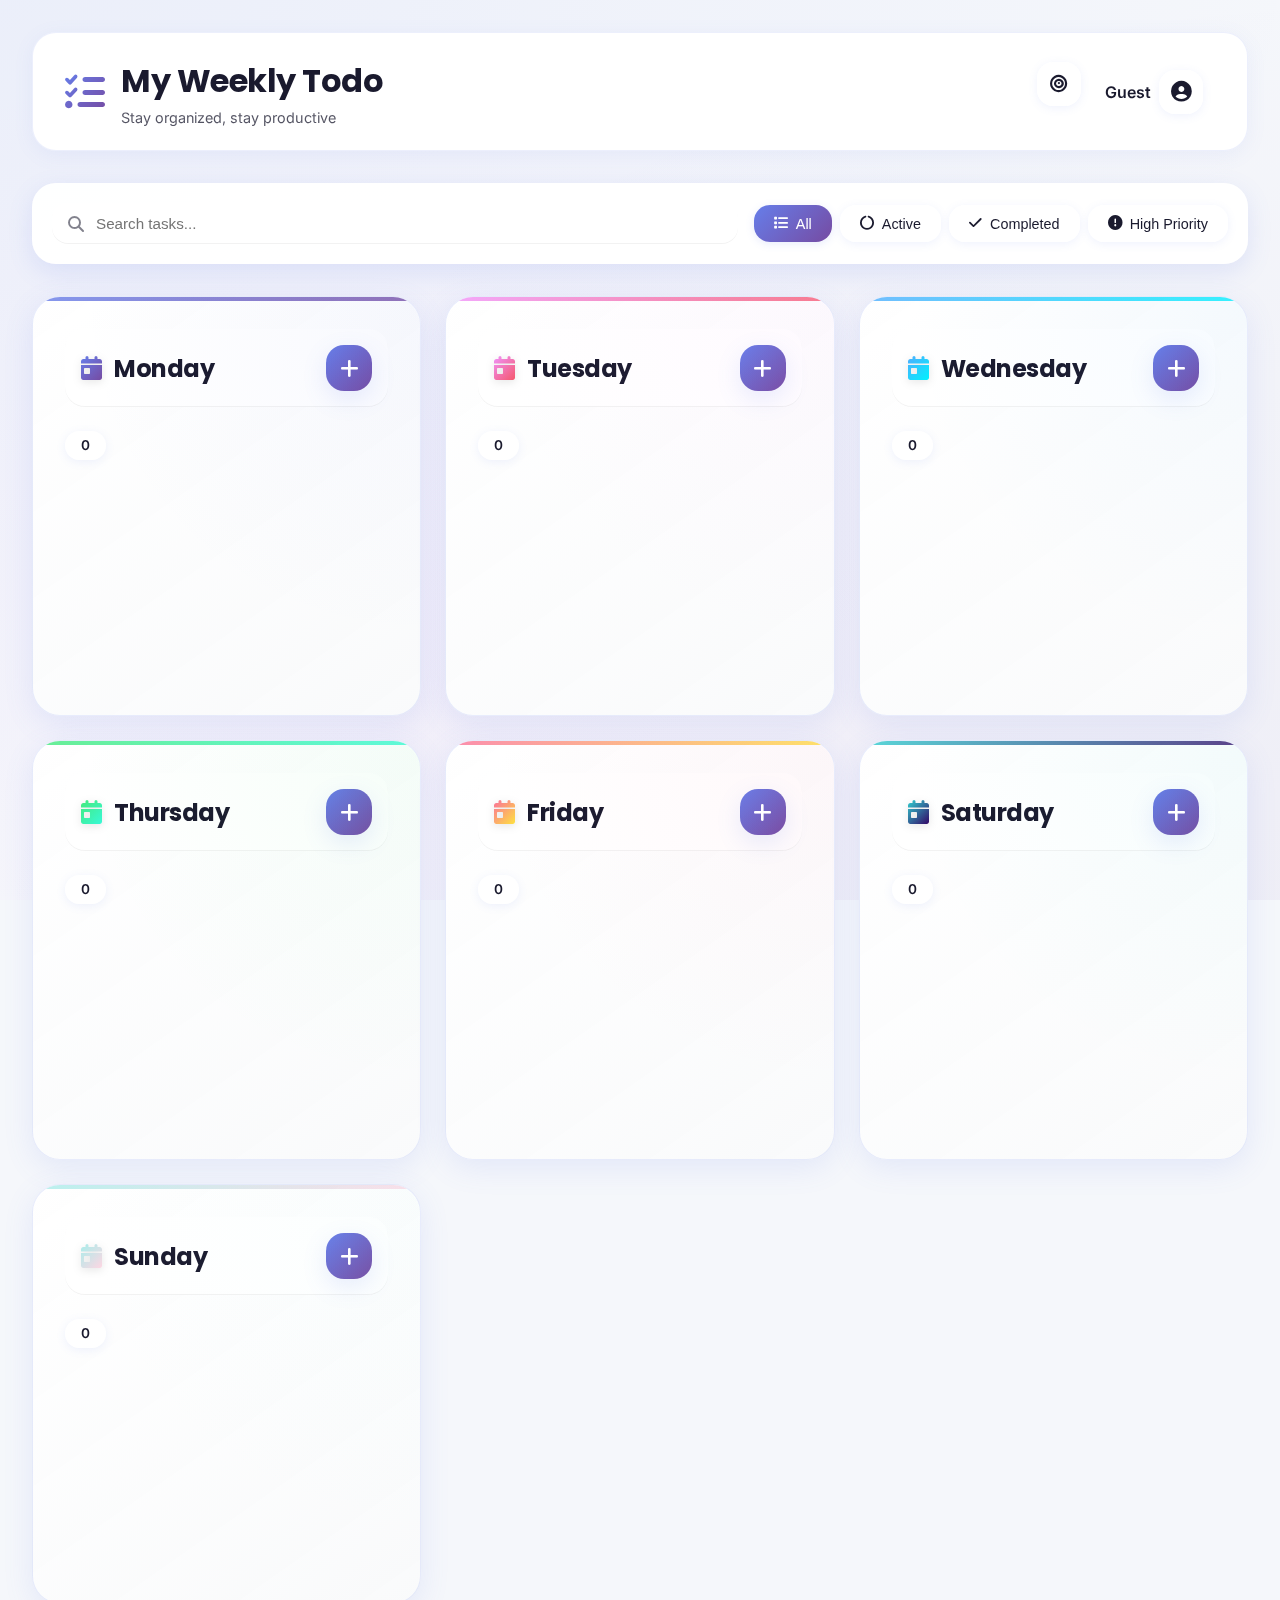
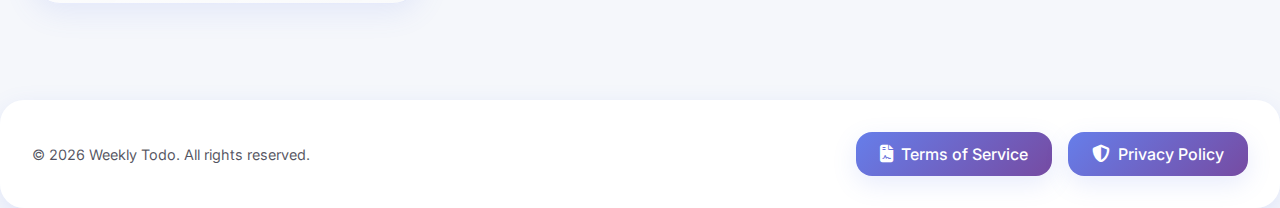
<file: index.html>
<!DOCTYPE html>
<html lang="en">
<head>
    <meta charset="UTF-8">
    <meta name="viewport" content="width=device-width, initial-scale=1.0">
    <title>Weekly Todo - Be Unique</title>
    <link rel="icon" type="image/svg+xml" href="data:image/svg+xml,%3Csvg xmlns='http://www.w3.org/2000/svg' viewBox='0 0 100 100'%3E%3Cdefs%3E%3ClinearGradient id='grad' x1='0%25' y1='0%25' x2='100%25' y2='100%25'%3E%3Cstop offset='0%25' style='stop-color:%232c3e50;stop-opacity:1' /%3E%3Cstop offset='100%25' style='stop-color:%234a90e2;stop-opacity:1' /%3E%3C/linearGradient%3E%3C/defs%3E%3Crect width='100' height='100' rx='20' fill='url(%23grad)'/%3E%3Cpath d='M25 30 L45 30 M25 45 L45 45 M25 60 L45 60' stroke='white' stroke-width='4' stroke-linecap='round'/%3E%3Ccircle cx='65' cy='30' r='8' fill='none' stroke='white' stroke-width='3'/%3E%3Cpath d='M60 30 L63 33 L70 26' stroke='white' stroke-width='3' fill='none' stroke-linecap='round' stroke-linejoin='round'/%3E%3Ccircle cx='65' cy='45' r='8' fill='none' stroke='white' stroke-width='3'/%3E%3Ccircle cx='65' cy='60' r='8' fill='none' stroke='white' stroke-width='3'/%3E%3C/svg%3E">
    <link rel="preconnect" href="https://fonts.googleapis.com">
    <link rel="preconnect" href="https://fonts.gstatic.com" crossorigin>
    <link href="https://fonts.googleapis.com/css2?family=Inter:wght@300;400;500;600;700&family=Poppins:wght@300;400;500;600;700&display=swap" rel="stylesheet">
    <link rel="stylesheet" href="https://cdnjs.cloudflare.com/ajax/libs/font-awesome/6.4.0/css/all.min.css">
    <link rel="stylesheet" href="styles.css">
</head>
<body>
    <div class="background-gradient"></div>
    
    <div class="contaithener">
        <header class="header">
            <div class="header-content">
                <div class="header-left">
                    <i class="fas fa-tasks header-icon"></i>
                    <div>
                        <h1 class="title">My Weekly Todo</h1>
                        <p class="subtitle">Stay organized, stay productive</p>
                    </div>
                </div>
                <div class="header-actions">
                    <button class="header-btn focus-mode-btn" onclick="toggleFocusMode()" title="Focus Mode">
                        <i class="fas fa-bullseye" id="focusIcon"></i>
                    </button>
                    <div class="profile-display" onclick="openProfileModal()" title="Profile">
                        <span class="profile-name" id="profileNameDisplay">Guest</span>
                        <button class="header-btn profile-btn">
                            <i class="fas fa-user-circle"></i>
                        </button>
                    </div>
                </div>
            </div>
        </header>

        <!-- Hidden file input for import -->
        <input type="file" id="importFile" accept=".json" style="display: none;" onchange="handleFileImport(event)">

        <!-- Filter Bar -->
        <div class="filter-bar">
            <div class="search-box">
                <i class="fas fa-search"></i>
                <input type="text" id="searchInput" placeholder="Search tasks..." onkeyup="filterTasks()">
            </div>
            <div class="filter-buttons">
                <button class="filter-btn active" onclick="filterByStatus('all')" data-filter="all">
                    <i class="fas fa-list"></i> All
                </button>
                <button class="filter-btn" onclick="filterByStatus('active')" data-filter="active">
                    <i class="fas fa-circle-notch"></i> Active
                </button>
                <button class="filter-btn" onclick="filterByStatus('completed')" data-filter="completed">
                    <i class="fas fa-check"></i> Completed
                </button>
                <button class="filter-btn" onclick="filterByPriority('high')" data-filter="high">
                    <i class="fas fa-exclamation-circle"></i> High Priority
                </button>
            </div>
        </div>

        <div class="week-grid">
            <!-- Monday -->
            <div class="day-card" data-day="monday">
                <div class="day-header">
                    <div class="day-title-wrapper">
                        <i class="fas fa-calendar-day day-icon"></i>
                        <h2 class="day-title">Monday</h2>
                    </div>
                    <button class="add-task-btn" onclick="openTaskModal('monday')">
                        <i class="fas fa-plus"></i>
                    </button>
                </div>
                <div class="task-count" id="monday-count">0 tasks</div>
                <div class="tasks-container" id="monday-tasks"></div>
            </div>

            <!-- Tuesday -->
            <div class="day-card" data-day="tuesday">
                <div class="day-header">
                    <div class="day-title-wrapper">
                        <i class="fas fa-calendar-day day-icon"></i>
                        <h2 class="day-title">Tuesday</h2>
                    </div>
                    <button class="add-task-btn" onclick="openTaskModal('tuesday')">
                        <i class="fas fa-plus"></i>
                    </button>
                </div>
                <div class="task-count" id="tuesday-count">0 tasks</div>
                <div class="tasks-container" id="tuesday-tasks"></div>
            </div>

            <!-- Wednesday -->
            <div class="day-card" data-day="wednesday">
                <div class="day-header">
                    <div class="day-title-wrapper">
                        <i class="fas fa-calendar-day day-icon"></i>
                        <h2 class="day-title">Wednesday</h2>
                    </div>
                    <button class="add-task-btn" onclick="openTaskModal('wednesday')">
                        <i class="fas fa-plus"></i>
                    </button>
                </div>
                <div class="task-count" id="wednesday-count">0 tasks</div>
                <div class="tasks-container" id="wednesday-tasks"></div>
            </div>

            <!-- Thursday -->
            <div class="day-card" data-day="thursday">
                <div class="day-header">
                    <div class="day-title-wrapper">
                        <i class="fas fa-calendar-day day-icon"></i>
                        <h2 class="day-title">Thursday</h2>
                    </div>
                    <button class="add-task-btn" onclick="openTaskModal('thursday')">
                        <i class="fas fa-plus"></i>
                    </button>
                </div>
                <div class="task-count" id="thursday-count">0 tasks</div>
                <div class="tasks-container" id="thursday-tasks"></div>
            </div>

            <!-- Friday -->
            <div class="day-card" data-day="friday">
                <div class="day-header">
                    <div class="day-title-wrapper">
                        <i class="fas fa-calendar-day day-icon"></i>
                        <h2 class="day-title">Friday</h2>
                    </div>
                    <button class="add-task-btn" onclick="openTaskModal('friday')">
                        <i class="fas fa-plus"></i>
                    </button>
                </div>
                <div class="task-count" id="friday-count">0 tasks</div>
                <div class="tasks-container" id="friday-tasks"></div>
            </div>

            <!-- Saturday -->
            <div class="day-card" data-day="saturday">
                <div class="day-header">
                    <div class="day-title-wrapper">
                        <i class="fas fa-calendar-day day-icon"></i>
                        <h2 class="day-title">Saturday</h2>
                    </div>
                    <button class="add-task-btn" onclick="openTaskModal('saturday')">
                        <i class="fas fa-plus"></i>
                    </button>
                </div>
                <div class="task-count" id="saturday-count">0 tasks</div>
                <div class="tasks-container" id="saturday-tasks"></div>
            </div>

            <!-- Sunday -->
            <div class="day-card" data-day="sunday">
                <div class="day-header">
                    <div class="day-title-wrapper">
                        <i class="fas fa-calendar-day day-icon"></i>
                        <h2 class="day-title">Sunday</h2>
                    </div>
                    <button class="add-task-btn" onclick="openTaskModal('sunday')">
                        <i class="fas fa-plus"></i>
                    </button>
                </div>
                <div class="task-count" id="sunday-count">0 tasks</div>
                <div class="tasks-container" id="sunday-tasks"></div>
            </div>
        </div>
    </div>

    <!-- Task Modal -->
    <div class="modal-overlay" id="taskModal">
        <div class="modal-content">
            <div class="modal-header">
                <h3 class="modal-title" id="modalTitle">
                    <i class="fas fa-plus-circle"></i> Add New Task
                </h3>
                <button class="close-btn" onclick="closeTaskModal()">
                    <i class="fas fa-times"></i>
                </button>
            </div>
            <form class="task-form" id="taskForm">
                <div class="form-row">
                    <div class="form-group flex-1">
                        <label for="taskTitle">
                            <i class="fas fa-heading"></i> Task Title
                        </label>
                        <input type="text" id="taskTitle" placeholder="Enter task title..." required>
                    </div>
                </div>

                <div class="form-row">
                    <div class="form-group">
                        <label for="taskPriority">
                            <i class="fas fa-flag"></i> Priority
                        </label>
                        <select id="taskPriority">
                            <option value="low">Low</option>
                            <option value="medium" selected>Medium</option>
                            <option value="high">High</option>
                        </select>
                    </div>

                    <div class="form-group">
                        <label for="taskCategory">
                            <i class="fas fa-tag"></i> Category
                        </label>
                        <select id="taskCategory">
                            <option value="work">Work</option>
                            <option value="personal">Personal</option>
                            <option value="health">Health</option>
                            <option value="study">Study</option>
                            <option value="other">Other</option>
                        </select>
                    </div>

                    <div class="form-group">
                        <label for="taskPeriod">
                            <i class="fas fa-sun"></i> Time Period
                        </label>
                        <select id="taskPeriod">
                            <option value="">Not specified</option>
                            <option value="early-morning">Early Morning </option>
                            <option value="morning">Morning </option>
                            <option value="afternoon">Afternoon </option>
                            <option value="evening">Evening </option>
                            <option value="night">Night </option>
                            <option value="late-night">Late Night </option>
                        </select>
                    </div>
                </div>
                
                <div class="form-row">
                    <div class="form-group">
                        <label for="taskTime">
                            <i class="fas fa-clock"></i> Time
                        </label>
                        <input type="time" id="taskTime">
                    </div>

                    <div class="form-group">
                        <label for="taskDueDate">
                            <i class="fas fa-calendar-alt"></i> Due Date
                        </label>
                        <input type="date" id="taskDueDate">
                    </div>
                </div>

                <div class="form-group">
                    <label for="taskDescription">
                        <i class="fas fa-align-left"></i> Description
                    </label>
                    <textarea id="taskDescription" rows="3" placeholder="Add details about your task..."></textarea>
                </div>

                <div class="form-group">
                    <label for="taskNotes">
                        <i class="fas fa-sticky-note"></i> Side Notes
                    </label>
                    <textarea id="taskNotes" rows="2" placeholder="Additional notes or reminders..."></textarea>
                </div>

                <div class="form-actions">
                    <button type="button" class="btn btn-secondary" onclick="closeTaskModal()">
                        <i class="fas fa-times"></i> Cancel
                    </button>
                    <button type="submit" class="btn btn-primary" id="submitBtn">
                        <i class="fas fa-check"></i> Add Task
                    </button>
                </div>
            </form>
        </div>
    </div>

    <!-- Custom Notification -->
    <div class="custom-notification" id="customNotification">
        <div class="notification-content">
            <i class="notification-icon"></i>
            <span class="notification-message"></span>
        </div>
    </div>

    <!-- Custom Confirm Dialog -->
    <div class="confirm-overlay" id="confirmDialog">
        <div class="confirm-content">
            <div class="confirm-header">
                <i class="fas fa-exclamation-circle"></i>
                <h3 class="confirm-title">Confirm Action</h3>
            </div>
            <p class="confirm-message">Are you sure?</p>
            <div class="confirm-actions">
                <button class="btn btn-secondary" onclick="closeConfirm(false)">
                    <i class="fas fa-times"></i> Cancel
                </button>
                <button class="btn btn-danger" onclick="closeConfirm(true)">
                    <i class="fas fa-check"></i> Confirm
                </button>
            </div>
        </div>
    </div>

    <!-- Profile Modal -->
    <div class="modal-overlay" id="profileModal">
        <div class="modal-content profile-modal-content">
            <div class="modal-header">
                <div class="modal-title-wrapper">
                    <i class="fas fa-user-circle"></i>
                    <h3>Profile Settings</h3>
                </div>
                <button class="close-btn" onclick="closeProfileModal()">
                    <i class="fas fa-times"></i>
                </button>
            </div>
            <div class="modal-body">
                <form id="profileForm" class="profile-form">
                    <div class="form-group">
                        <label for="profileName">
                            <i class="fas fa-user"></i> Name
                        </label>
                        <input 
                            type="text" 
                            id="profileName" 
                            placeholder="Enter your name"
                        >
                    </div>
                    <div class="form-group">
                        <label for="profileEmail">
                            <i class="fas fa-envelope"></i> Email
                        </label>
                        <input 
                            type="email" 
                            id="profileEmail" 
                            placeholder="Enter your email"
                        >
                    </div>
                    <div class="form-group">
                        <label for="profileAge">
                            <i class="fas fa-birthday-cake"></i> Age
                        </label>
                        <input 
                            type="number" 
                            id="profileAge" 
                            placeholder="Enter your age"
                            min="13"
                            max="120"
                        >
                    </div>
                    <button type="button" class="btn btn-primary" onclick="saveProfile()">
                        <i class="fas fa-save"></i> Save Profile
                    </button>
                </form>

                <div class="profile-divider"></div>

                <div class="profile-actions">
                    <h4><i class="fas fa-cog"></i> Settings & Actions</h4>
                    
                    <div class="profile-action-buttons">
                        <button class="profile-action-btn theme-toggle-btn" onclick="toggleTheme()">
                            <i class="fas fa-moon" id="themeIconProfile"></i>
                            <span id="themeText">Dark Mode</span>
                        </button>
                        <a href="reports.html" class="profile-action-btn reports-btn">
                            <i class="fas fa-chart-line"></i>
                            <span>Weekly Reports</span>
                        </a>
                        <button class="profile-action-btn" onclick="importTasks()">
                            <i class="fas fa-upload"></i>
                            <span>Import Tasks</span>
                        </button>
                        <button class="profile-action-btn" onclick="exportTasks()">
                            <i class="fas fa-download"></i>
                            <span>Export Tasks</span>
                        </button>
                        <a href="feedback.html" class="profile-action-btn">
                            <i class="fas fa-comment-dots"></i>
                            <span>Send Feedback</span>
                        </a>
                    </div>
                </div>
            </div>
        </div>
    </div>

    <!-- Footer -->
    <footer class="footer">
        <div class="footer-content">
            <p>&copy; 2026 Weekly Todo. All rights reserved.</p>
            <div class="footer-links">
                <a href="tos.html" class="footer-link">
                    <i class="fas fa-file-contract"></i> Terms of Service
                </a>
                <a href="privacy.html" class="footer-link">
                    <i class="fas fa-shield-alt"></i> Privacy Policy
                </a>
            </div>
        </div>
    </footer>

    <script src="script.js"></script>
</body>
</html>
</file>
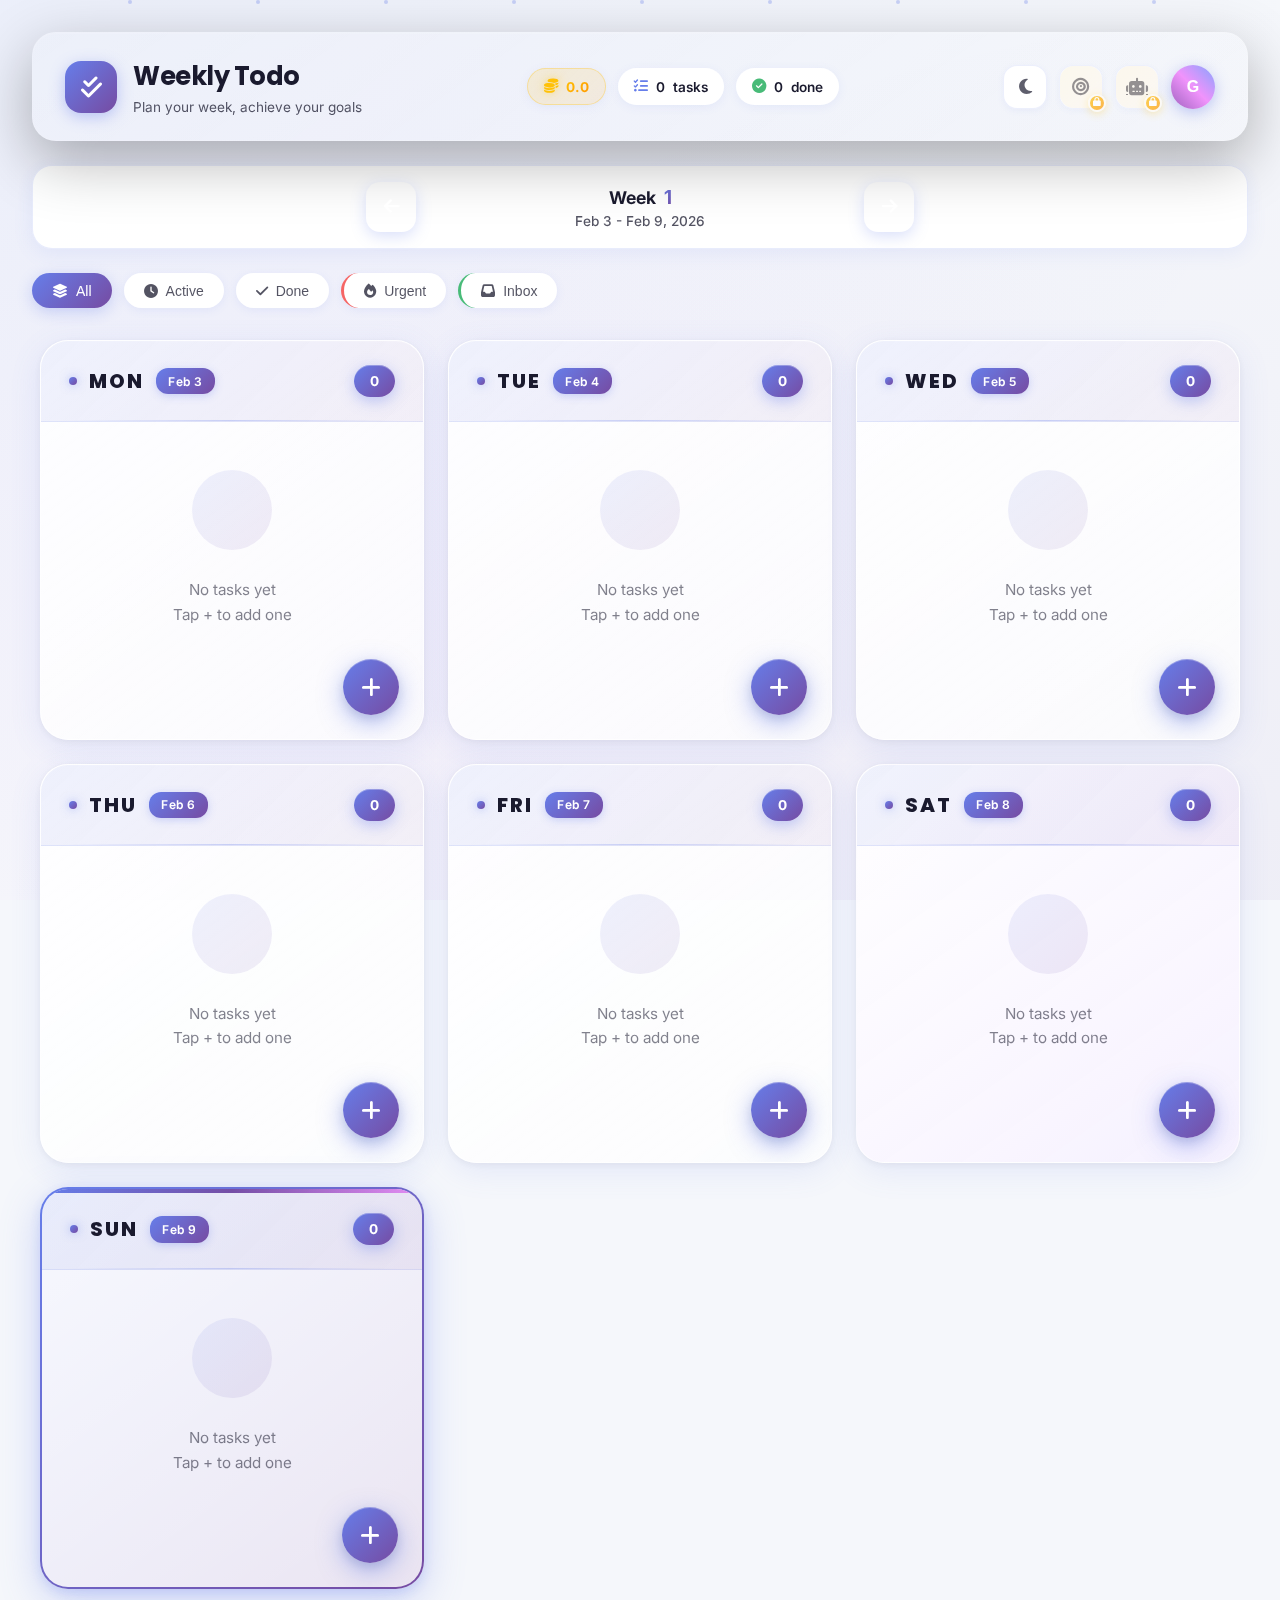
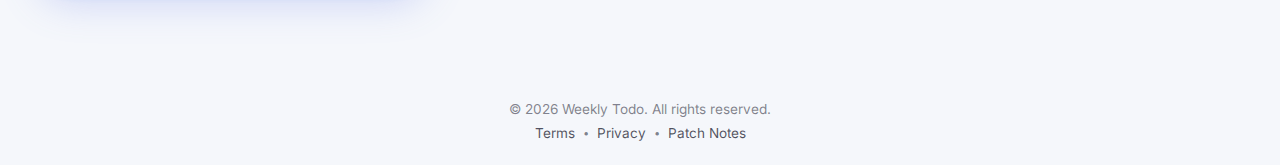
<file: agent.html>
<!DOCTYPE html>
<html lang="en">
<head>
    <meta charset="UTF-8">
    <meta name="viewport" content="width=device-width, initial-scale=1.0">
    <title>Weekly Agent - Weekly Todo</title>
    <link rel="stylesheet" href="https://cdnjs.cloudflare.com/ajax/libs/font-awesome/6.4.0/css/all.min.css">
    <link rel="stylesheet" href="agent.css">
    <script>
        // Protection: Check if feature is unlocked before allowing access
        (function() {
            function isFeatureUnlocked(featureName) {
                try {
                    var features = JSON.parse(localStorage.getItem('unlockedFeatures') || '{}');
                    return features[featureName] === true;
                } catch(e) {
                    return false;
                }
            }
            
            if (!isFeatureUnlocked('agent')) {
                alert('⚠️ Access Denied: Weekly Agent is a premium feature that requires 50 coins to unlock. Please unlock it from the main app first.');
                window.location.href = 'app.html';
            }
        })();
    </script>
</head>
<body>
    <div class="background-gradient"></div>
    
    <!-- Floating Particles -->
    <div class="particles">
        <div class="particle"></div>
        <div class="particle"></div>
        <div class="particle"></div>
        <div class="particle"></div>
        <div class="particle"></div>
        <div class="particle"></div>
        <div class="particle"></div>
        <div class="particle"></div>
        <div class="particle"></div>
    </div>
    
    <div class="container">
        <!-- Header -->
        <header class="ai-header">
            <a href="index.html" class="back-btn">
                <i class="fas fa-arrow-left"></i>
            </a>
            <div class="header-title">
                <i class="fas fa-robot"></i>
                <h1>Weekly Agent</h1>
            </div>
            <button class="theme-toggle" onclick="toggleTheme()" id="themeToggle">
                <i class="fas fa-moon"></i>
            </button>
        </header>

        <!-- Main Content -->
        <main class="main-content">
            <div class="main-grid">
                <!-- Main Input Section (Left - Primary) -->
                <section class="input-section-main neumorphic-card">
                    <h2><i class="fas fa-code"></i> Create Your Tasks</h2>
                    <div class="input-box">
                        <textarea id="jsonInput" placeholder='Paste your JSON here or start typing...' rows="12"></textarea>
                        <div class="input-actions">
                            <button class="action-btn create-btn neumorphic-btn-primary" onclick="createTasks()">
                                <span class="btn-shine"></span>
                                <i class="fas fa-magic"></i>
                                <span>Create Tasks</span>
                            </button>
                            <button class="action-btn clear-btn neumorphic-btn" onclick="clearInput()">
                                <i class="fas fa-eraser"></i>
                                <span>Clear</span>
                            </button>
                        </div>
                    </div>

                    <!-- Quick Info & Commands Below Input -->
                    <div class="below-input-sections">
                        <!-- Quick Info - Collapsible -->
                        <details class="collapsible-section neumorphic-card-inset" open>
                            <summary class="section-toggle">
                                <i class="fas fa-info-circle"></i>
                                <span>Quick Info</span>
                                <i class="fas fa-chevron-down toggle-icon"></i>
                            </summary>
                            <div class="info-content-grid">
                                <div class="info-chip"><strong>Days:</strong> monday - sunday</div>
                                <div class="info-chip"><strong>Priority:</strong> high, medium, low</div>
                                <div class="info-chip"><strong>Category:</strong> work, personal, health, study, other</div>
                                <div class="info-chip"><strong>Period:</strong> early-morning, morning, afternoon, evening</div>
                                <div class="info-chip"><strong>Subtasks:</strong> Array of strings (optional)</div>
                            </div>
                        </details>

                        <!-- Quick Commands - Collapsible -->
                        <details class="collapsible-section neumorphic-card-inset">
                            <summary class="section-toggle">
                                <i class="fas fa-terminal"></i>
                                <span>Quick Commands</span>
                                <i class="fas fa-chevron-down toggle-icon"></i>
                            </summary>
                            <div class="commands-simple">
                                <!-- Delete Section -->
                                <div class="cmd-section">
                                    <div class="cmd-header"><i class="fas fa-trash-alt"></i> Delete Tasks</div>
                                    <div class="cmd-buttons">
                                        <button class="cmd-btn cmd-danger" onclick="deleteAllTasks()">
                                            <i class="fas fa-bomb"></i>
                                            <span>Clear All</span>
                                        </button>
                                        <div class="cmd-day-btns">
                                            <button class="cmd-btn cmd-day" onclick="quickDeleteDay('monday')">Mon</button>
                                            <button class="cmd-btn cmd-day" onclick="quickDeleteDay('tuesday')">Tue</button>
                                            <button class="cmd-btn cmd-day" onclick="quickDeleteDay('wednesday')">Wed</button>
                                            <button class="cmd-btn cmd-day" onclick="quickDeleteDay('thursday')">Thu</button>
                                            <button class="cmd-btn cmd-day" onclick="quickDeleteDay('friday')">Fri</button>
                                            <button class="cmd-btn cmd-day" onclick="quickDeleteDay('saturday')">Sat</button>
                                            <button class="cmd-btn cmd-day" onclick="quickDeleteDay('sunday')">Sun</button>
                                        </div>
                                    </div>
                                </div>
                                
                                <!-- Reset Week Section -->
                                <div class="cmd-section">
                                    <div class="cmd-header"><i class="fas fa-sync-alt"></i> Reset Week</div>
                                    <div class="cmd-buttons">
                                        <button class="cmd-btn cmd-secondary" onclick="duplicateAllToNextWeek()">
                                            <i class="fas fa-sync-alt"></i> Reset Week (Keep Tasks, Clear Progress)
                                        </button>
                                    </div>
                                </div>
                            </div>
                        </details>
                    </div>
                </section>

                <!-- Sidebar (Right - Template & Assistants) -->
                <aside class="sidebar">
                    <!-- External AI Assistants Quick Access -->
                    <section class="ai-assistants neumorphic-card">
                        <h3><i class="fas fa-robot"></i> External Assistants</h3>
                        <div class="ai-buttons">
                            <a href="https://chat.openai.com" target="_blank" class="ai-assistant-btn chatgpt-btn">
                                <div class="btn-icon">
                                    <i class="fas fa-comments"></i>
                                </div>
                                <div class="btn-content">
                                    <span class="btn-title">ChatGPT</span>
                                    <span class="btn-subtitle">Open AI Chat</span>
                                </div>
                                <i class="fas fa-external-link-alt btn-external"></i>
                            </a>
                            <a href="https://gemini.google.com" target="_blank" class="ai-assistant-btn gemini-btn">
                                <div class="btn-icon">
                                    <i class="fas fa-stars"></i>
                                </div>
                                <div class="btn-content">
                                    <span class="btn-title">Gemini</span>
                                    <span class="btn-subtitle">Google AI</span>
                                </div>
                                <i class="fas fa-external-link-alt btn-external"></i>
                            </a>
                        </div>
                    </section>

                    <!-- Template Section -->
                    <section class="template-section-compact neumorphic-card">
                        <h3><i class="fas fa-file-code"></i> Template</h3>
                        <div class="template-box">
                            <pre id="jsonTemplate"><code>[{
  "task": "Task name",
  "day": "monday",
  "priority": "low",
  "category": "work",
  "period": "morning",
  "subtasks": ["Subtask 1"]
}]</code></pre>
                            <button class="copy-btn-compact neumorphic-btn" onclick="copyTemplate()">
                                <i class="fas fa-copy"></i>
                                <span>Copy Template</span>
                            </button>
                        </div>
                    </section>
                </aside>
            </div>
        </main>
    </div>

    <!-- Modern Toast Notification -->
    <div id="notification" class="toast-notification">
        <div class="toast-icon"></div>
        <div class="toast-content">
            <div class="toast-title"></div>
            <div class="toast-message"></div>
        </div>
        <button class="toast-close" onclick="hideNotification()">
            <i class="fas fa-times"></i>
        </button>
        <button class="toast-undo" onclick="undoDelete()">
            <i class="fas fa-undo"></i> Undo
        </button>
        <div class="toast-progress"></div>
    </div>

    <!-- Delete Count Modal -->
    <div id="deleteCountModal" class="confirm-modal">
        <div class="confirm-box delete-count-box">
            <div class="confirm-icon delete-icon"></div>
            <h3 class="confirm-title">Delete from <span id="deleteModalDay">Monday</span></h3>
            <p class="confirm-message">How many tasks do you want to delete?</p>
            <div class="delete-count-info">
                <span id="availableTaskCount">5</span> tasks available
            </div>
            <div class="delete-count-selector">
                <button class="count-btn" onclick="adjustDeleteCount(-1)"><i class="fas fa-minus"></i></button>
                <input type="number" id="deleteCountInput" value="1" min="1" class="count-input">
                <button class="count-btn" onclick="adjustDeleteCount(1)"><i class="fas fa-plus"></i></button>
                <button class="count-btn count-all" onclick="setDeleteCountAll()">All</button>
            </div>
            <div class="confirm-buttons">
                <button class="confirm-btn confirm-cancel" onclick="closeDeleteCountModal()">
                    <i class="fas fa-times"></i> Cancel
                </button>
                <button class="confirm-btn confirm-yes" onclick="confirmDeleteCount()">
                    <i class="fas fa-trash"></i> Delete
                </button>
            </div>
        </div>
    </div>

    <!-- Confirm Modal -->
    <div id="confirmModal" class="confirm-modal">
        <div class="confirm-box">
            <div class="confirm-icon"></div>
            <h3 class="confirm-title"></h3>
            <p class="confirm-message"></p>
            <div class="confirm-buttons">
                <button class="confirm-btn confirm-cancel" onclick="closeConfirmModal(false)">
                    <i class="fas fa-times"></i> Cancel
                </button>
                <button class="confirm-btn confirm-yes" onclick="closeConfirmModal(true)">
                    <i class="fas fa-check"></i> Yes, do it
                </button>
            </div>
        </div>
    </div>

    <script src="custom-dropdown.js"></script>
    <script src="agent.js"></script>
</body>
</html>
</file>
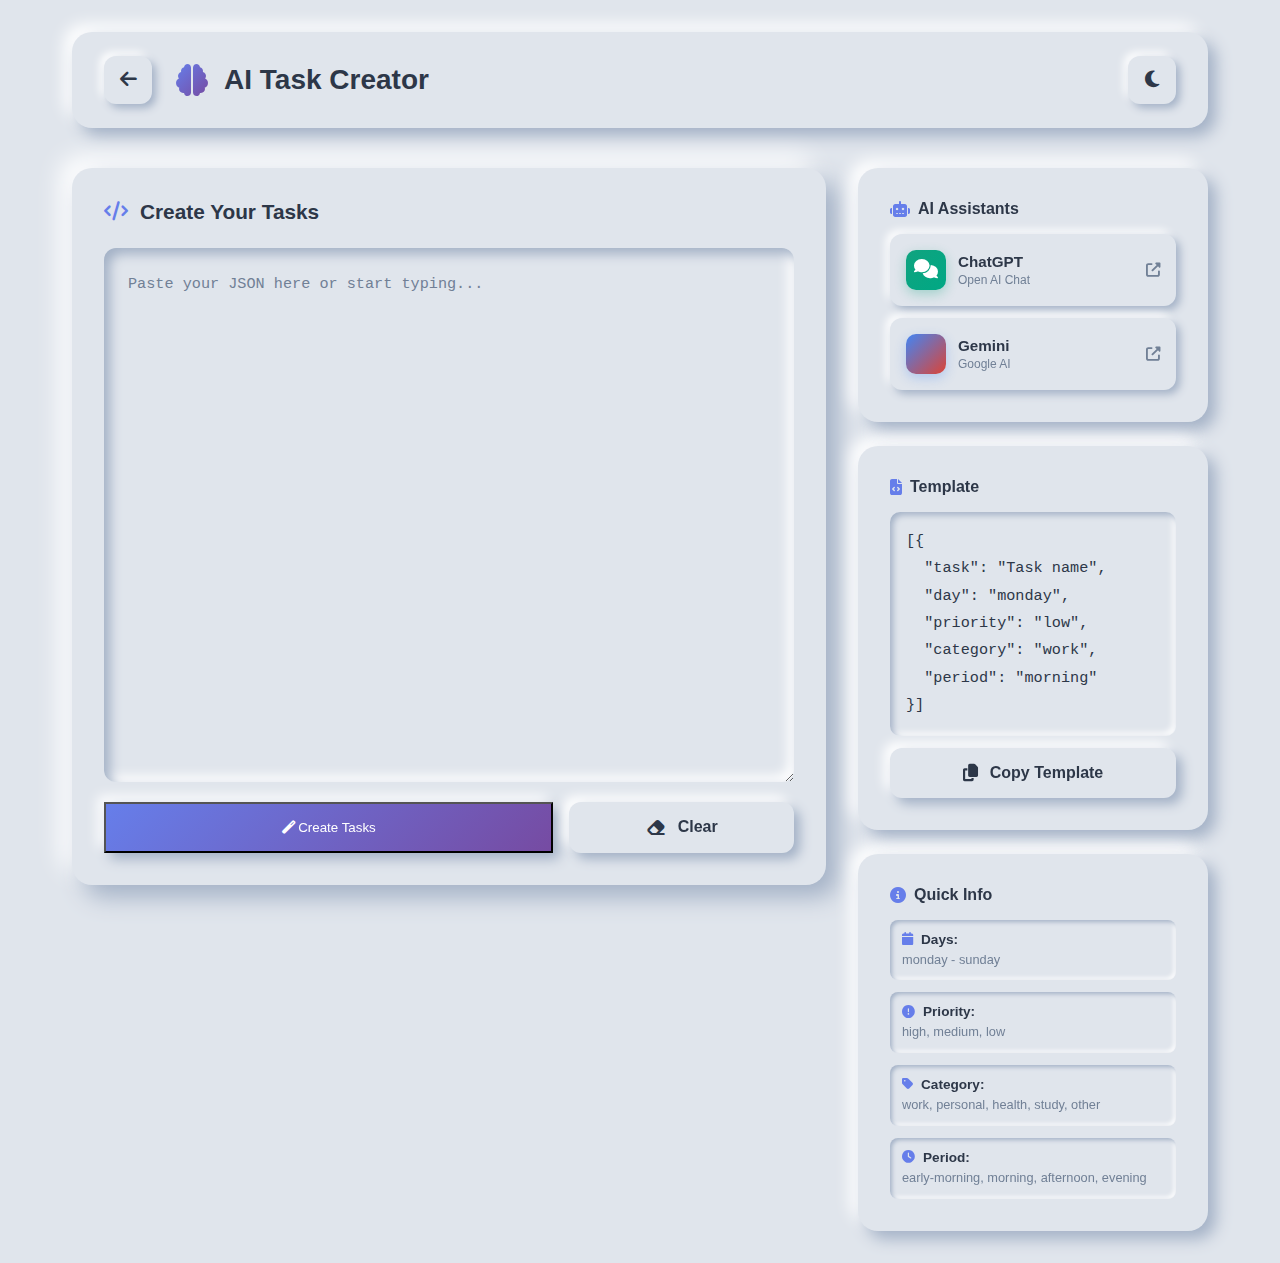
<file: ai-creator.html>
<!DOCTYPE html>
<html lang="en">
<head>
    <meta charset="UTF-8">
    <meta name="viewport" content="width=device-width, initial-scale=1.0">
    <title>AI Task Creator - Weekly Todo</title>
    <link rel="stylesheet" href="https://cdnjs.cloudflare.com/ajax/libs/font-awesome/6.4.0/css/all.min.css">
    <link rel="stylesheet" href="ai-creator.css">
</head>
<body>
    <div class="container">
        <!-- Header -->
        <header class="ai-header">
            <a href="index.html" class="back-btn">
                <i class="fas fa-arrow-left"></i>
            </a>
            <div class="header-title">
                <i class="fas fa-brain"></i>
                <h1>AI Task Creator</h1>
            </div>
            <button class="theme-toggle" onclick="toggleTheme()" id="themeToggle">
                <i class="fas fa-moon"></i>
            </button>
        </header>

        <!-- Main Content -->
        <main class="main-content">
            <div class="main-grid">
                <!-- Main Input Section (Left - Primary) -->
                <section class="input-section-main neumorphic-card">
                    <h2><i class="fas fa-code"></i> Create Your Tasks</h2>
                    <div class="input-box">
                        <textarea id="jsonInput" placeholder='Paste your JSON here or start typing...' rows="20"></textarea>
                        <div class="input-actions">
                            <button class="action-btn create-btn neumorphic-btn-primary" onclick="createTasks()">
                                <span class="btn-shine"></span>
                                <i class="fas fa-magic"></i>
                                <span>Create Tasks</span>
                            </button>
                            <button class="action-btn clear-btn neumorphic-btn" onclick="clearInput()">
                                <i class="fas fa-eraser"></i>
                                <span>Clear</span>
                            </button>
                        </div>
                    </div>
                </section>

                <!-- Sidebar (Right - Template & Info) -->
                <aside class="sidebar">
                    <!-- AI Assistants Quick Access -->
                    <section class="ai-assistants neumorphic-card">
                        <h3><i class="fas fa-robot"></i> AI Assistants</h3>
                        <div class="ai-buttons">
                            <a href="https://chat.openai.com" target="_blank" class="ai-assistant-btn chatgpt-btn">
                                <div class="btn-icon">
                                    <i class="fas fa-comments"></i>
                                </div>
                                <div class="btn-content">
                                    <span class="btn-title">ChatGPT</span>
                                    <span class="btn-subtitle">Open AI Chat</span>
                                </div>
                                <i class="fas fa-external-link-alt btn-external"></i>
                            </a>
                            <a href="https://gemini.google.com" target="_blank" class="ai-assistant-btn gemini-btn">
                                <div class="btn-icon">
                                    <i class="fas fa-stars"></i>
                                </div>
                                <div class="btn-content">
                                    <span class="btn-title">Gemini</span>
                                    <span class="btn-subtitle">Google AI</span>
                                </div>
                                <i class="fas fa-external-link-alt btn-external"></i>
                            </a>
                        </div>
                    </section>

                    <!-- Template Section -->
                    <section class="template-section-compact neumorphic-card">
                        <h3><i class="fas fa-file-code"></i> Template</h3>
                        <div class="template-box">
                            <pre id="jsonTemplate"><code>[{
  "task": "Task name",
  "day": "monday",
  "priority": "low",
  "category": "work",
  "period": "morning"
}]</code></pre>
                            <button class="copy-btn-compact neumorphic-btn" onclick="copyTemplate()">
                                <i class="fas fa-copy"></i>
                                <span>Copy Template</span>
                            </button>
                        </div>
                    </section>

                    <!-- Quick Info -->
                    <section class="info-section-compact neumorphic-card">
                        <h3><i class="fas fa-info-circle"></i> Quick Info</h3>
                        <div class="info-content">
                            <div class="info-item">
                                <strong><i class="fas fa-calendar"></i> Days:</strong>
                                <span>monday - sunday</span>
                            </div>
                            <div class="info-item">
                                <strong><i class="fas fa-exclamation-circle"></i> Priority:</strong>
                                <span>high, medium, low</span>
                            </div>
                            <div class="info-item">
                                <strong><i class="fas fa-tag"></i> Category:</strong>
                                <span>work, personal, health, study, other</span>
                            </div>
                            <div class="info-item">
                                <strong><i class="fas fa-clock"></i> Period:</strong>
                                <span>early-morning, morning, afternoon, evening</span>
                            </div>
                        </div>
                    </section>
                </aside>
            </div>
        </main>
    </div>

    <!-- Notification -->
    <div id="notification" class="notification"></div>

    <script src="ai-creator.js"></script>
</body>
</html>
</file>
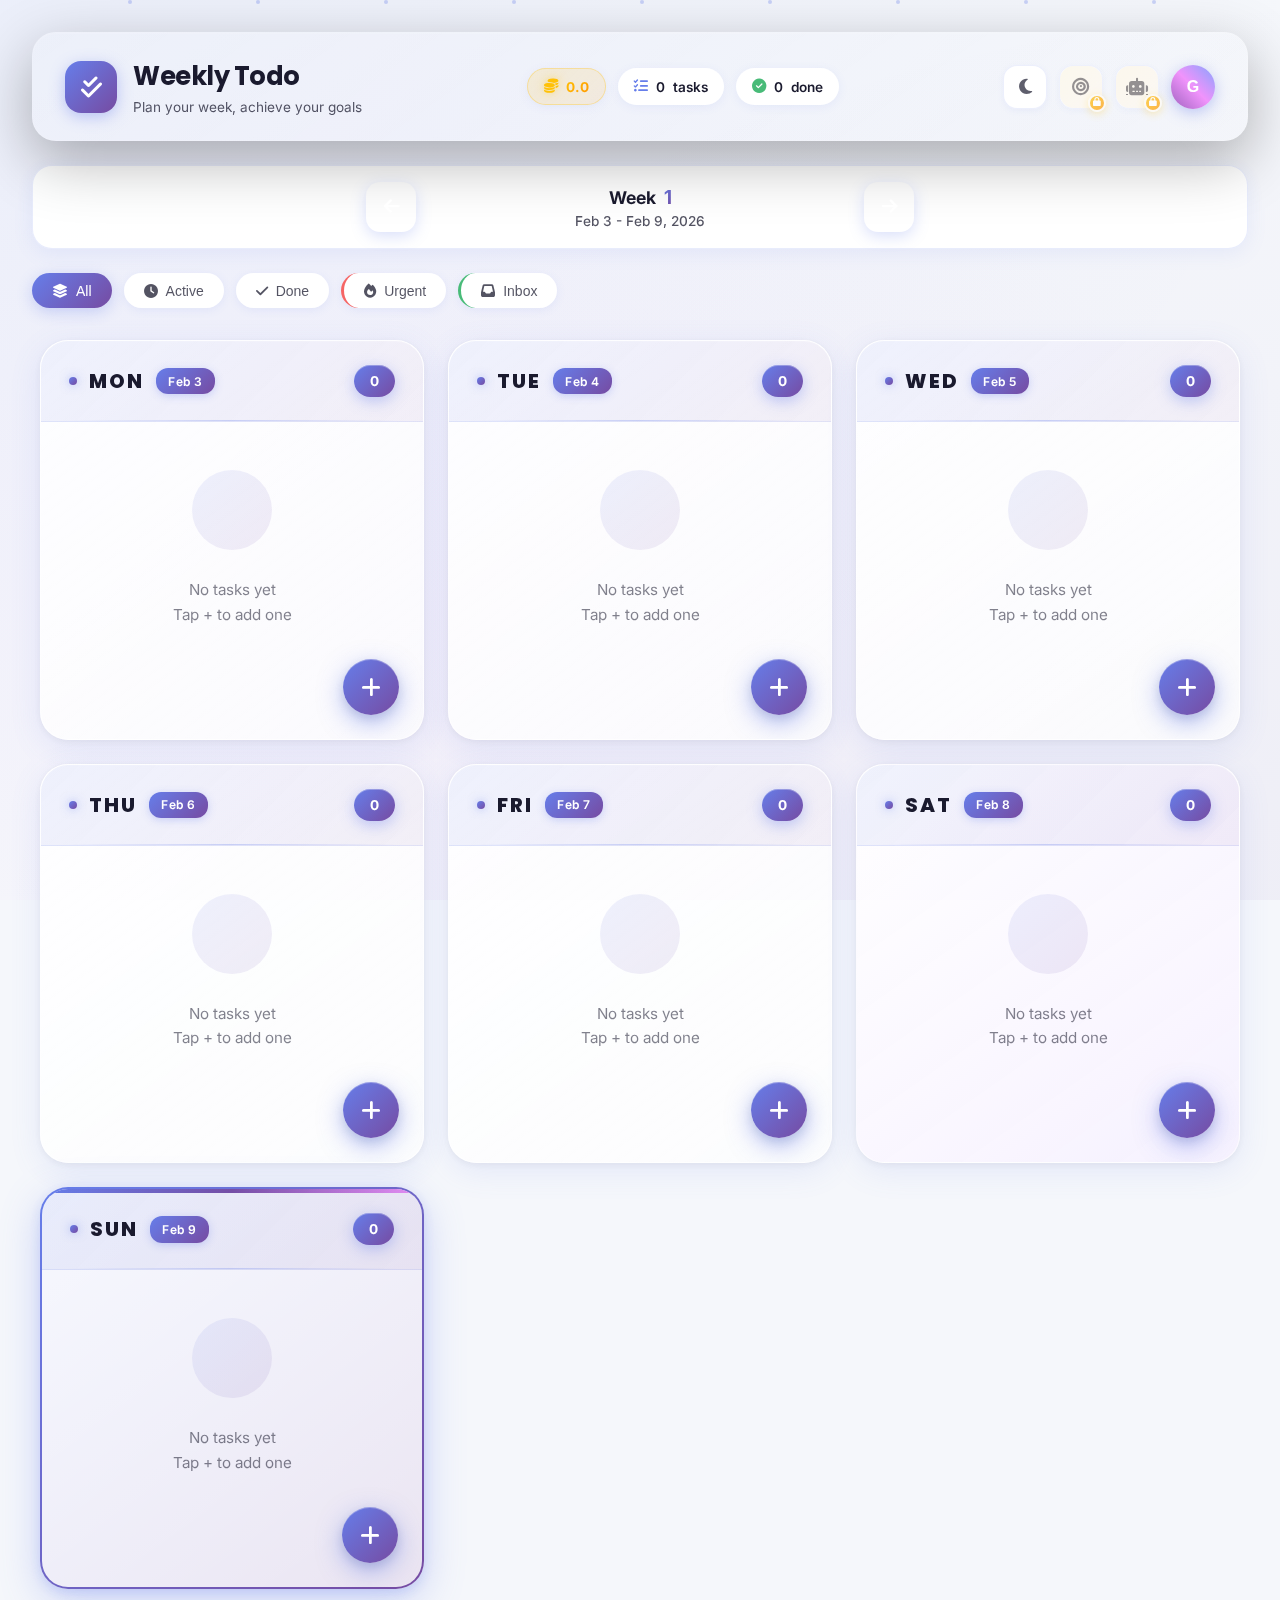
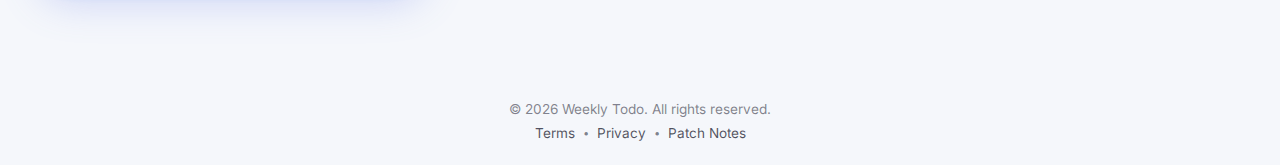
<file: app.html>
<!DOCTYPE html>
<html lang="en">
<head>
    <meta charset="UTF-8">
    <meta name="viewport" content="width=device-width, initial-scale=1.0">
    <title>Weekly Todo - Be Unique</title>
    <link rel="icon" type="image/svg+xml" href="data:image/svg+xml,%3Csvg xmlns='http://www.w3.org/2000/svg' viewBox='0 0 100 100'%3E%3Cdefs%3E%3ClinearGradient id='grad' x1='0%25' y1='0%25' x2='100%25' y2='100%25'%3E%3Cstop offset='0%25' style='stop-color:%232c3e50;stop-opacity:1' /%3E%3Cstop offset='100%25' style='stop-color:%234a90e2;stop-opacity:1' /%3E%3C/linearGradient%3E%3C/defs%3E%3Crect width='100' height='100' rx='20' fill='url(%23grad)'/%3E%3Cpath d='M25 30 L45 30 M25 45 L45 45 M25 60 L45 60' stroke='white' stroke-width='4' stroke-linecap='round'/%3E%3Ccircle cx='65' cy='30' r='8' fill='none' stroke='white' stroke-width='3'/%3E%3Cpath d='M60 30 L63 33 L70 26' stroke='white' stroke-width='3' fill='none' stroke-linecap='round' stroke-linejoin='round'/%3E%3Ccircle cx='65' cy='45' r='8' fill='none' stroke='white' stroke-width='3'/%3E%3Ccircle cx='65' cy='60' r='8' fill='none' stroke='white' stroke-width='3'/%3E%3C/svg%3E">
    <link rel="preconnect" href="https://fonts.googleapis.com">
    <link rel="preconnect" href="https://fonts.gstatic.com" crossorigin>
    <link href="https://fonts.googleapis.com/css2?family=Inter:wght@300;400;500;600;700&family=Poppins:wght@300;400;500;600;700&display=swap" rel="stylesheet">
    <link rel="stylesheet" href="https://cdnjs.cloudflare.com/ajax/libs/font-awesome/6.4.0/css/all.min.css">
    <link rel="stylesheet" href="styles.css">
</head>
<body>
    <div class="background-gradient"></div>
    
    <!-- Floating Particles -->
    <div class="particles">
        <div class="particle"></div>
        <div class="particle"></div>
        <div class="particle"></div>
        <div class="particle"></div>
        <div class="particle"></div>
        <div class="particle"></div>
        <div class="particle"></div>
        <div class="particle"></div>
        <div class="particle"></div>
    </div>
    
    <div class="container">
        <!-- Modern Header -->
        <header class="header-modern">
            <div class="header-brand">
                <div class="brand-icon">
                    <i class="fas fa-check-double"></i>
                </div>
                <div class="brand-text">
                    <h1>Weekly Todo</h1>
                    <span class="brand-tagline">Plan your week, achieve your goals</span>
                </div>
            </div>
            <div class="header-stats">
                <div class="stat-pill coins" onclick="showCoinsHistory()" title="Weekly Coins">
                    <i class="fas fa-coins"></i>
                    <span id="weeklyCoins">0</span>
                </div>
                <div class="stat-pill total">
                    <i class="fas fa-tasks"></i>
                    <span id="totalTasksStat">0</span> tasks
                </div>
                <div class="stat-pill done">
                    <i class="fas fa-check-circle"></i>
                    <span id="completedTasksStat">0</span> done
                </div>
            </div>
            <div class="header-actions-modern">
                <button class="action-icon-btn" onclick="toggleTheme()" title="Toggle Theme">
                    <i class="fas fa-moon" id="themeIcon"></i>
                </button>
                <button class="action-icon-btn feature-locked" onclick="tryFocusMode()" title="Focus Mode (25 coins)">
                    <i class="fas fa-bullseye" id="focusIcon"></i>
                    <span class="lock-indicator"><i class="fas fa-lock"></i></span>
                </button>
                <a href="#" class="action-icon-btn agent-btn feature-locked" onclick="tryAgent(event)" title="Weekly Agent (50 coins)">
                    <i class="fas fa-robot"></i>
                    <span class="lock-indicator"><i class="fas fa-lock"></i></span>
                </a>
                <button class="profile-avatar" id="profileAvatarDisplay" onclick="openProfileModal()" title="Profile">G</button>
            </div>
        </header>

        <!-- Hidden file input for import -->
        <input type="file" id="importFile" accept=".json" style="display: none;" onchange="handleFileImport(event)">

        <!-- Week Navigation -->
        <div class="week-navigation">
            <button class="week-nav-btn week-nav-prev" onclick="changeWeek(-1)" title="Previous Week">
                <i class="fas fa-arrow-left"></i>
            </button>
            <div class="week-selector">
                <div class="week-info">
                    <span class="week-label">Week <span id="currentWeekNumber">1</span></span>
                    <span class="week-date-range" id="weekDateRange">Feb 3 - Feb 9, 2026</span>
                </div>
            </div>
            <button class="week-nav-btn week-nav-next" onclick="changeWeek(1)" title="Next Week">
                <i class="fas fa-arrow-right"></i>
            </button>
        </div>

        <!-- Quick Filter Pills -->
        <div class="quick-filters">
            <button class="filter-pill active" onclick="filterByStatus('all')" data-filter="all">
                <i class="fas fa-layer-group"></i> All
            </button>
            <button class="filter-pill" onclick="filterByStatus('active')" data-filter="active">
                <i class="fas fa-clock"></i> Active
            </button>
            <button class="filter-pill" onclick="filterByStatus('completed')" data-filter="completed">
                <i class="fas fa-check"></i> Done
            </button>
            <button class="filter-pill priority" onclick="filterByPriority('high')" data-filter="high">
                <i class="fas fa-fire"></i> Urgent
            </button>
            <button class="filter-pill inbox" onclick="showInboxView()" data-filter="inbox">
                <i class="fas fa-inbox"></i> Inbox
            </button>
        </div>

        <!-- Week Grid - New Layout -->
        <div class="week-grid-modern">
            <!-- Monday -->
            <div class="day-card-modern" data-day="monday">
                <div class="day-card-header">
                    <div class="day-header-left">
                        <span class="day-label">Mon</span>
                        <span class="day-date-badge" id="monday-date">Feb 3</span>
                    </div>
                    <span class="day-count" id="monday-count">0</span>
                </div>
                <div class="tasks-container" id="monday-tasks"></div>
                <button class="add-task-floating" onclick="openTaskModal('monday')">
                    <i class="fas fa-plus"></i>
                </button>
            </div>

            <!-- Tuesday -->
            <div class="day-card-modern" data-day="tuesday">
                <div class="day-card-header">
                    <div class="day-header-left">
                        <span class="day-label">Tue</span>
                        <span class="day-date-badge" id="tuesday-date">Feb 4</span>
                    </div>
                    <span class="day-count" id="tuesday-count">0</span>
                </div>
                <div class="tasks-container" id="tuesday-tasks"></div>
                <button class="add-task-floating" onclick="openTaskModal('tuesday')">
                    <i class="fas fa-plus"></i>
                </button>
            </div>

            <!-- Wednesday -->
            <div class="day-card-modern" data-day="wednesday">
                <div class="day-card-header">
                    <div class="day-header-left">
                        <span class="day-label">Wed</span>
                        <span class="day-date-badge" id="wednesday-date">Feb 5</span>
                    </div>
                    <span class="day-count" id="wednesday-count">0</span>
                </div>
                <div class="tasks-container" id="wednesday-tasks"></div>
                <button class="add-task-floating" onclick="openTaskModal('wednesday')">
                    <i class="fas fa-plus"></i>
                </button>
            </div>

            <!-- Thursday -->
            <div class="day-card-modern" data-day="thursday">
                <div class="day-card-header">
                    <div class="day-header-left">
                        <span class="day-label">Thu</span>
                        <span class="day-date-badge" id="thursday-date">Feb 6</span>
                    </div>
                    <span class="day-count" id="thursday-count">0</span>
                </div>
                <div class="tasks-container" id="thursday-tasks"></div>
                <button class="add-task-floating" onclick="openTaskModal('thursday')">
                    <i class="fas fa-plus"></i>
                </button>
            </div>

            <!-- Friday -->
            <div class="day-card-modern" data-day="friday">
                <div class="day-card-header">
                    <div class="day-header-left">
                        <span class="day-label">Fri</span>
                        <span class="day-date-badge" id="friday-date">Feb 7</span>
                    </div>
                    <span class="day-count" id="friday-count">0</span>
                </div>
                <div class="tasks-container" id="friday-tasks"></div>
                <button class="add-task-floating" onclick="openTaskModal('friday')">
                    <i class="fas fa-plus"></i>
                </button>
            </div>

            <!-- Saturday -->
            <div class="day-card-modern weekend" data-day="saturday">
                <div class="day-card-header">
                    <div class="day-header-left">
                        <span class="day-label">Sat</span>
                        <span class="day-date-badge" id="saturday-date">Feb 8</span>
                    </div>
                    <span class="day-count" id="saturday-count">0</span>
                </div>
                <div class="tasks-container" id="saturday-tasks"></div>
                <button class="add-task-floating" onclick="openTaskModal('saturday')">
                    <i class="fas fa-plus"></i>
                </button>
            </div>

            <!-- Sunday -->
            <div class="day-card-modern weekend" data-day="sunday">
                <div class="day-card-header">
                    <div class="day-header-left">
                        <span class="day-label">Sun</span>
                        <span class="day-date-badge" id="sunday-date">Feb 9</span>
                    </div>
                    <span class="day-count" id="sunday-count">0</span>
                </div>
                <div class="tasks-container" id="sunday-tasks"></div>
                <button class="add-task-floating" onclick="openTaskModal('sunday')">
                    <i class="fas fa-plus"></i>
                </button>
            </div>
        </div>
    </div>

    <!-- Task Modal -->
    <div class="modal-overlay" id="taskModal">
        <div class="modal-content">
            <div class="modal-header">
                <h3 class="modal-title" id="modalTitle">
                    <i class="fas fa-plus-circle"></i> Add New Task
                </h3>
                <button class="close-btn" onclick="closeTaskModal()">
                    <i class="fas fa-times"></i>
                </button>
            </div>
            <form class="task-form" id="taskForm">
                <div class="form-row">
                    <div class="form-group flex-1">
                        <label for="taskTitle">
                            <i class="fas fa-heading"></i> Task Title
                        </label>
                        <input type="text" id="taskTitle" placeholder="Enter task title..." required>
                    </div>
                </div>

                <div class="form-row">
                    <div class="form-group">
                        <label for="taskPriority">
                            <i class="fas fa-flag"></i> Priority
                        </label>
                        <select id="taskPriority">
                            <option value="low">Low</option>
                            <option value="medium" selected>Medium</option>
                            <option value="high">High</option>
                        </select>
                    </div>

                    <div class="form-group">
                        <label for="taskCategory">
                            <i class="fas fa-tag"></i> Category
                        </label>
                        <select id="taskCategory">
                            <option value="work">Work</option>
                            <option value="personal">Personal</option>
                            <option value="health">Health</option>
                            <option value="study">Study</option>
                            <option value="other">Other</option>
                        </select>
                    </div>

                    <div class="form-group">
                        <label for="taskPeriod">
                            <i class="fas fa-sun"></i> Time Period
                        </label>
                        <select id="taskPeriod">
                            <option value="">Not specified</option>
                            <option value="early-morning">Early Morning </option>
                            <option value="morning">Morning </option>
                            <option value="afternoon">Afternoon </option>
                            <option value="evening">Evening </option>
                            <option value="night">Night </option>
                            <option value="late-night">Late Night </option>
                        </select>
                    </div>
                </div>
                
                <div class="form-row">
                    <div class="form-group">
                        <label for="taskTime">
                            <i class="fas fa-clock"></i> Time
                        </label>
                        <input type="time" id="taskTime">
                    </div>

                    <div class="form-group">
                        <label for="taskDueDate">
                            <i class="fas fa-calendar-alt"></i> Due Date
                        </label>
                        <input type="date" id="taskDueDate">
                    </div>
                </div>

                <div class="form-group">
                    <label for="taskDescription">
                        <i class="fas fa-align-left"></i> Description
                    </label>
                    <textarea id="taskDescription" rows="3" placeholder="Add details about your task..."></textarea>
                </div>

                <div class="form-group">
                    <label for="taskNotes">
                        <i class="fas fa-sticky-note"></i> Side Notes
                    </label>
                    <textarea id="taskNotes" rows="2" placeholder="Additional notes or reminders..."></textarea>
                </div>

                <div class="form-group subtasks-section">
                    <label>
                        <i class="fas fa-list-ul"></i> Subtasks
                    </label>
                    <div class="subtask-groups-container" id="subtaskGroupsContainer">
                        <!-- Default group -->
                        <div class="subtask-group" data-group="default">
                            <div class="subtask-group-header">
                                <input type="text" class="subtask-group-name" placeholder="Group name (e.g., 'Research', 'Steps')" value="Tasks">
                                <button type="button" class="btn-remove-group" onclick="removeSubtaskGroup(this)" title="Remove Group">
                                    <i class="fas fa-trash"></i>
                                </button>
                            </div>
                            <div class="subtasks-container"></div>
                            <button type="button" class="btn-add-subtask" onclick="addSubtaskToGroup(this)">
                                <i class="fas fa-plus"></i> Add Item
                            </button>
                        </div>
                    </div>
                    <button type="button" class="btn-add-group" onclick="addSubtaskGroup()">
                        <i class="fas fa-folder-plus"></i> Add New Group
                    </button>
                </div>

                <div class="form-actions">
                    <button type="button" class="btn btn-secondary" onclick="closeTaskModal()">
                        <i class="fas fa-times"></i> Cancel
                    </button>
                    <button type="submit" class="btn btn-primary" id="submitBtn">
                        <i class="fas fa-check"></i> Add Task
                    </button>
                </div>
            </form>
        </div>
    </div>

    <!-- Custom Notification -->
    <div class="custom-notification" id="customNotification">
        <div class="notification-content">
            <i class="notification-icon"></i>
            <span class="notification-message"></span>
        </div>
    </div>
    
    <!-- Auto-save indicator -->
    <div class="auto-save-indicator" id="autoSaveIndicator" style="display: none;">
        <i class="fas fa-sync-alt fa-spin"></i>
        <span>Saving...</span>
    </div>

    <!-- Custom Confirm Dialog -->
    <div class="confirm-overlay" id="confirmDialog">
        <div class="confirm-content">
            <div class="confirm-header">
                <i class="fas fa-exclamation-circle"></i>
                <h3 class="confirm-title">Confirm Action</h3>
            </div>
            <p class="confirm-message">Are you sure?</p>
            <div class="confirm-actions">
                <button class="btn btn-secondary" onclick="closeConfirm(false)">
                    <i class="fas fa-times"></i> Cancel
                </button>
                <button class="btn btn-danger" onclick="closeConfirm(true)">
                    <i class="fas fa-check"></i> Confirm
                </button>
            </div>
        </div>
    </div>

    <!-- Custom Modal -->
    <div class="modal-overlay" id="customModal">
        <div class="modal-content" id="customModalContent">
            <!-- Dynamic content will be inserted here -->
        </div>
    </div>

    <!-- Profile Modal -->
    <div class="modal-overlay" id="profileModal">
        <div class="modal-content profile-modal-content">
            <div class="modal-header">
                <div class="modal-title-wrapper">
                    <i class="fas fa-user-circle"></i>
                    <h3>Profile Settings</h3>
                </div>
                <button class="close-btn" onclick="closeProfileModal()">
                    <i class="fas fa-times"></i>
                </button>
            </div>
            <div class="modal-body">
                <!-- Profile Picture Section -->
                <div class="profile-picture-section">
                    <div class="profile-picture-container">
                        <div class="profile-picture-ring">
                            <div class="profile-picture-display" id="profilePictureDisplay">
                                <i class="fas fa-user" id="profilePictureIcon"></i>
                            </div>
                        </div>
                    </div>
                    <div class="profile-picture-actions">
                        <input type="file" id="profilePictureInput" accept="image/*" style="display: none;" onchange="handleProfilePictureUpload(event)">
                        <button type="button" class="btn btn-secondary btn-upload" onclick="document.getElementById('profilePictureInput').click()">
                            <i class="fas fa-camera"></i> Upload Photo
                        </button>
                        <button type="button" class="btn btn-outline btn-remove" onclick="removeProfilePicture()" id="removePhotoBtn" style="display: none;">
                            <i class="fas fa-trash"></i> Remove
                        </button>
                    </div>
                </div>

                <div class="profile-divider"></div>

                <form id="profileForm" class="profile-form">
                    <div class="form-group">
                        <label for="profileName">
                            <i class="fas fa-user"></i> Name
                        </label>
                        <input 
                            type="text" 
                            id="profileName" 
                            placeholder="Enter your name"
                        >
                    </div>
                    <div class="form-group">
                        <label for="profileEmail">
                            <i class="fas fa-envelope"></i> Email
                        </label>
                        <input 
                            type="email" 
                            id="profileEmail" 
                            placeholder="Enter your email"
                        >
                    </div>
                    <div class="form-group">
                        <label for="profileAge">
                            <i class="fas fa-birthday-cake"></i> Age
                        </label>
                        <input 
                            type="number" 
                            id="profileAge" 
                            placeholder="Enter your age"
                            min="13"
                            max="120"
                        >
                    </div>
                    <button type="button" class="btn btn-primary" onclick="saveProfile()">
                        <i class="fas fa-save"></i> Save Profile
                    </button>
                </form>

                <div class="profile-divider"></div>

                <!-- Data Sharing Section -->
                <div class="profile-actions">
                    <h4><i class="fas fa-share-nodes"></i> Share Your Data</h4>
                    <p class="share-description">Generate a shareable link to let others import your tasks</p>
                    
                    <div class="share-link-section">
                        <div class="share-link-display" id="shareLinkDisplay" style="display: none;">
                            <input type="text" id="shareLinkInput" readonly>
                            <button class="btn-copy" onclick="copyShareLink()" title="Copy Link">
                                <i class="fas fa-copy"></i>
                                <span>Copy</span>
                            </button>
                        </div>
                        <button class="profile-action-btn" onclick="generateShareLink()">
                            <i class="fas fa-link"></i>
                            <span>Generate Share Link</span>
                        </button>
                    </div>
                </div>

                <div class="profile-divider"></div>

                <!-- Import Shared Data Section -->
                <div class="profile-actions">
                    <h4><i class="fas fa-cloud-arrow-down"></i> Import Shared Data</h4>
                    <p class="share-description">Paste a share code to import tasks from another user</p>
                    
                    <div class="share-link-section">
                        <div class="form-group">
                            <textarea 
                                id="shareCodeInput" 
                                placeholder="Paste share code here..."
                                rows="3"
                                class="share-code-textarea"
                            ></textarea>
                        </div>
                        <button class="profile-action-btn" onclick="importSharedData()">
                            <i class="fas fa-file-import"></i>
                            <span>Import Shared Data</span>
                        </button>
                    </div>
                </div>

                <div class="profile-divider"></div>

                <div class="profile-actions">
                    <h4><i class="fas fa-cog"></i> Settings & Actions</h4>
                    
                    <div class="profile-action-buttons">
                        <button class="profile-action-btn theme-toggle-btn" onclick="toggleTheme()">
                            <i class="fas fa-moon" id="themeIconProfile"></i>
                            <span id="themeText">Dark Mode</span>
                        </button>
                        <button class="profile-action-btn" onclick="importTasks()">
                            <i class="fas fa-upload"></i>
                            <span>Import Tasks</span>
                        </button>
                        <button class="profile-action-btn" onclick="exportTasks()">
                            <i class="fas fa-download"></i>
                            <span>Export Tasks</span>
                        </button>
                        <a href="feedback.html" class="profile-action-btn">
                            <i class="fas fa-comment-dots"></i>
                            <span>Send Feedback</span>
                        </a>
                    </div>
                </div>
            </div>
        </div>
    </div>

    <!-- Premium Focus Mode Overlay -->
    <div class="focus-mode-overlay" id="focusModeOverlay">
        <div class="focus-mode-container">
            <!-- Focus Header -->
            <div class="focus-header">
                <div class="focus-header-left">
                    <div class="focus-icon-wrapper">
                        <i class="fas fa-bullseye"></i>
                        <div class="focus-pulse"></div>
                    </div>
                    <div class="focus-title-group">
                        <h1 class="focus-title">Focus Mode</h1>
                        <p class="focus-subtitle" id="focusDayName">Today's Tasks</p>
                    </div>
                </div>
                <div class="focus-header-right">
                    <div class="focus-stats">
                        <div class="focus-stat">
                            <span class="focus-stat-number" id="focusTotalTasks">0</span>
                            <span class="focus-stat-label">Tasks</span>
                        </div>
                        <div class="focus-stat completed">
                            <span class="focus-stat-number" id="focusCompletedTasks">0</span>
                            <span class="focus-stat-label">Done</span>
                        </div>
                        <div class="focus-stat progress">
                            <span class="focus-stat-number" id="focusProgressPercent">0%</span>
                            <span class="focus-stat-label">Progress</span>
                        </div>
                    </div>
                    <button class="focus-close-btn" onclick="toggleFocusMode()" title="Exit Focus Mode">
                        <i class="fas fa-times"></i>
                    </button>
                </div>
            </div>

            <!-- Focus Progress Bar -->
            <div class="focus-progress-container">
                <div class="focus-progress-bar" id="focusProgressBar"></div>
                <div class="focus-progress-glow"></div>
            </div>

            <!-- Focus Time Display -->
            <div class="focus-time-section">
                <div class="focus-clock" id="focusClock">00:00:00</div>
                <div class="focus-date" id="focusDate">Wednesday, January 29, 2026</div>
            </div>

            <!-- Focus Tasks Container -->
            <div class="focus-tasks-wrapper">
                <div class="focus-tasks-header">
                    <h2><i class="fas fa-list-check"></i> Your Tasks</h2>
                    <button class="focus-add-btn" onclick="openTaskModalFromFocus()">
                        <i class="fas fa-plus"></i> Add Task
                    </button>
                </div>
                <div class="focus-tasks-list" id="focusTasksList">
                    <!-- Tasks will be rendered here -->
                </div>
                <div class="focus-empty-state" id="focusEmptyState">
                    <div class="focus-empty-icon">
                        <i class="fas fa-check-double"></i>
                    </div>
                    <h3>All caught up!</h3>
                    <p>No tasks for today. Enjoy your free time or add a new task.</p>
                    <button class="focus-add-btn large" onclick="openTaskModalFromFocus()">
                        <i class="fas fa-plus"></i> Add Your First Task
                    </button>
                </div>
            </div>

            <!-- Focus Quote -->
            <div class="focus-quote-section">
                <i class="fas fa-quote-left"></i>
                <p class="focus-quote" id="focusQuote">The secret of getting ahead is getting started.</p>
                <span class="focus-quote-author" id="focusQuoteAuthor">— Mark Twain</span>
            </div>
        </div>
    </div>

    <!-- Footer -->
    <footer class="footer-simple">
        <p>&copy; 2026 Weekly Todo. All rights reserved.</p>
        <nav class="footer-nav">
            <a href="tos.html">Terms</a>
            <span class="separator">•</span>
            <a href="privacy.html">Privacy</a>
            <span class="separator">•</span>
            <a href="patchnotes.html">Patch Notes</a>
        </nav>
    </footer>

    <script src="custom-dropdown.js"></script>
    <script src="script.js"></script>
</body>
</html>
</file>
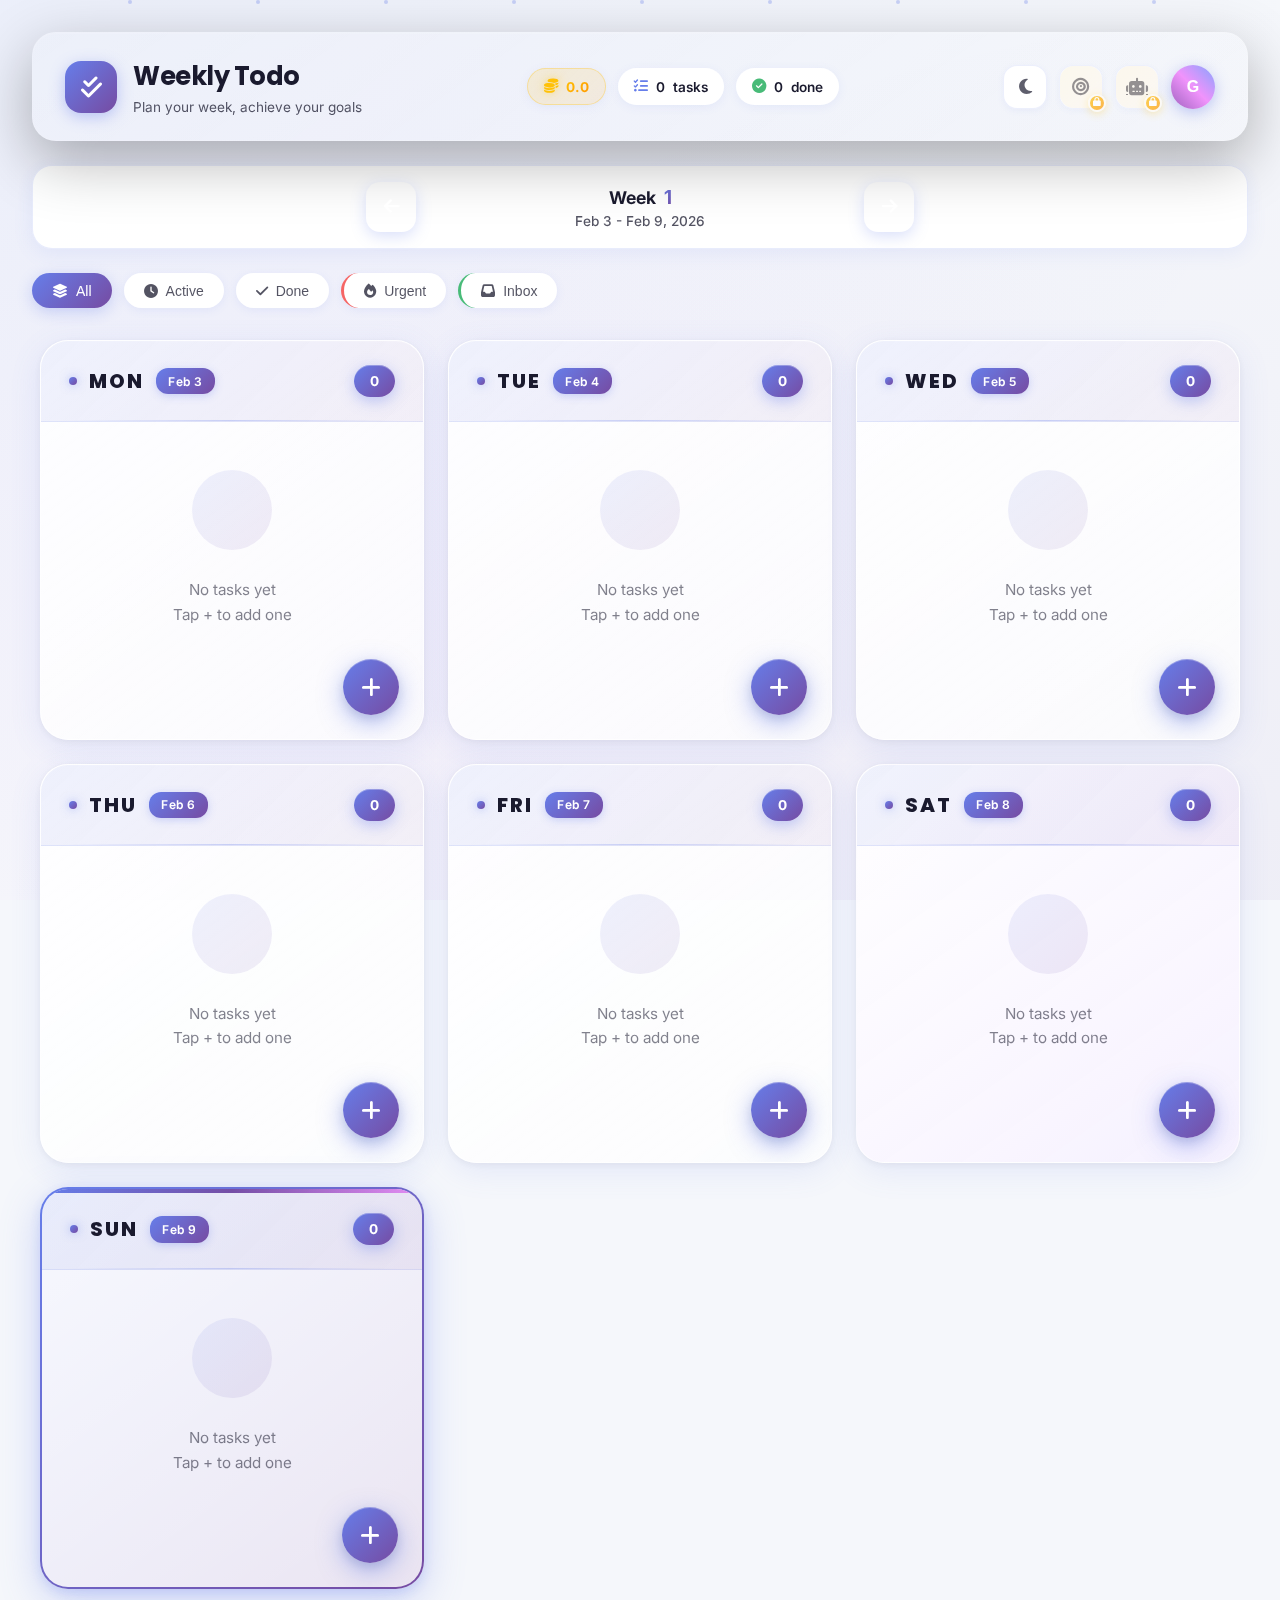
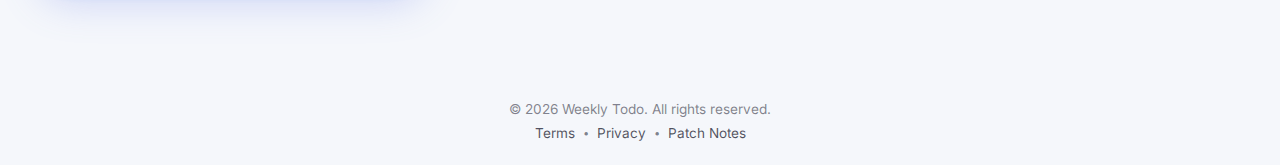
<file: calendar.html>
<!DOCTYPE html>
<html lang="en">
<head>
    <meta charset="UTF-8">
    <meta name="viewport" content="width=device-width, initial-scale=1.0">
    <title>Beautiful Calendar</title>
    <script>
        // Protection: Check if feature is unlocked before allowing access
        (function() {
            function isFeatureUnlocked(featureName) {
                try {
                    var features = JSON.parse(localStorage.getItem('unlockedFeatures') || '{}');
                    return features[featureName] === true;
                } catch(e) {
                    return false;
                }
            }
            
            if (!isFeatureUnlocked('calendar')) {
                alert('⚠️ Access Denied: Calendar is a premium feature that requires 15 coins to unlock. Please unlock it from the main app first.');
                window.location.href = 'app.html';
            }
        })();
    </script>
    <link rel="preconnect" href="https://fonts.googleapis.com">
    <link rel="preconnect" href="https://fonts.gstatic.com" crossorigin>
    <link href="https://fonts.googleapis.com/css2?family=Inter:wght@300;400;500;600;700&family=Poppins:wght@300;400;500;600;700&display=swap" rel="stylesheet">
    <link rel="stylesheet" href="https://cdnjs.cloudflare.com/ajax/libs/font-awesome/6.4.0/css/all.min.css">
    <style>
        * {
            margin: 0;
            padding: 0;
            box-sizing: border-box;
        }

        :root {
            --primary: #667eea;
            --primary-dark: #5a67d8;
            --secondary: #764ba2;
            --accent: #f093fb;
            --bg-dark: #0f0f1a;
            --bg-card: rgba(255, 255, 255, 0.05);
            --text-primary: #ffffff;
            --text-secondary: rgba(255, 255, 255, 0.7);
            --text-muted: rgba(255, 255, 255, 0.5);
        }

        body {
            font-family: 'Inter', sans-serif;
            background: var(--bg-dark);
            color: var(--text-primary);
            min-height: 100vh;
            display: flex;
            align-items: center;
            justify-content: center;
            padding: 2rem;
            position: relative;
            overflow: hidden;
        }

        /* Animated Background */
        .bg-animation {
            position: fixed;
            top: 0;
            left: 0;
            width: 100%;
            height: 100%;
            z-index: 0;
            overflow: hidden;
        }

        .bg-animation::before {
            content: '';
            position: absolute;
            top: -50%;
            left: -50%;
            width: 200%;
            height: 200%;
            background: 
                radial-gradient(ellipse at 20% 20%, rgba(102, 126, 234, 0.15) 0%, transparent 50%),
                radial-gradient(ellipse at 80% 80%, rgba(118, 75, 162, 0.12) 0%, transparent 50%),
                radial-gradient(ellipse at 40% 60%, rgba(240, 147, 251, 0.08) 0%, transparent 40%);
            animation: bgFloat 20s ease-in-out infinite;
        }

        @keyframes bgFloat {
            0%, 100% { transform: translate(0, 0) rotate(0deg); }
            33% { transform: translate(2%, 2%) rotate(1deg); }
            66% { transform: translate(-1%, 1%) rotate(-1deg); }
        }

        /* Floating Particles */
        .particles {
            position: fixed;
            top: 0;
            left: 0;
            width: 100%;
            height: 100%;
            pointer-events: none;
            z-index: 1;
        }

        .particle {
            position: absolute;
            width: 4px;
            height: 4px;
            background: rgba(102, 126, 234, 0.4);
            border-radius: 50%;
            animation: particleFloat 15s infinite;
        }

        .particle:nth-child(1) { left: 10%; animation-delay: 0s; animation-duration: 20s; }
        .particle:nth-child(2) { left: 20%; animation-delay: 2s; animation-duration: 18s; }
        .particle:nth-child(3) { left: 30%; animation-delay: 4s; animation-duration: 22s; }
        .particle:nth-child(4) { left: 40%; animation-delay: 1s; animation-duration: 19s; }
        .particle:nth-child(5) { left: 50%; animation-delay: 3s; animation-duration: 21s; }
        .particle:nth-child(6) { left: 60%; animation-delay: 5s; animation-duration: 17s; }
        .particle:nth-child(7) { left: 70%; animation-delay: 2.5s; animation-duration: 23s; }
        .particle:nth-child(8) { left: 80%; animation-delay: 1.5s; animation-duration: 16s; }
        .particle:nth-child(9) { left: 90%; animation-delay: 4.5s; animation-duration: 20s; }

        @keyframes particleFloat {
            0% { transform: translateY(100vh) scale(0); opacity: 0; }
            10% { opacity: 1; }
            90% { opacity: 1; }
            100% { transform: translateY(-100vh) scale(1); opacity: 0; }
        }

        .calendar-container {
            background: linear-gradient(145deg, rgba(255,255,255,0.08) 0%, rgba(255,255,255,0.02) 100%);
            border: 1px solid rgba(255, 255, 255, 0.1);
            border-radius: 32px;
            padding: 3rem;
            backdrop-filter: blur(20px);
            -webkit-backdrop-filter: blur(20px);
            box-shadow: 0 20px 60px rgba(0, 0, 0, 0.3), inset 0 1px 0 rgba(255, 255, 255, 0.1);
            max-width: 750px;
            width: 100%;
            animation: slideIn 0.6s cubic-bezier(0.4, 0, 0.2, 1);
            position: relative;
            z-index: 10;
        }

        @keyframes slideIn {
            from {
                opacity: 0;
                transform: translateY(50px) scale(0.9);
            }
            to {
                opacity: 1;
                transform: translateY(0) scale(1);
            }
        }

        .calendar-header {
            display: flex;
            justify-content: space-between;
            align-items: center;
            margin-bottom: 2.5rem;
            padding: 2rem;
            background: rgba(255, 255, 255, 0.03);
            border: 1px solid rgba(255, 255, 255, 0.1);
            border-radius: 24px;
            backdrop-filter: blur(10px);
            -webkit-backdrop-filter: blur(10px);
            box-shadow: 0 8px 24px rgba(0, 0, 0, 0.2);
        }

        .month-year {
            font-family: 'Poppins', sans-serif;
            font-size: 2.2rem;
            font-weight: 800;
            background: linear-gradient(135deg, #ffffff, rgba(255, 255, 255, 0.7));
            -webkit-background-clip: text;
            -webkit-text-fill-color: transparent;
            background-clip: text;
            letter-spacing: -1px;
        }

        .nav-buttons {
            display: flex;
            gap: 0.75rem;
        }

        .nav-btn {
            width: 48px;
            height: 48px;
            border: none;
            background: linear-gradient(145deg, #667eea, #764ba2);
            color: white;
            border-radius: 16px;
            cursor: pointer;
            display: flex;
            align-items: center;
            justify-content: center;
            font-size: 1.2rem;
            transition: all 0.3s cubic-bezier(0.4, 0, 0.2, 1);
            box-shadow: 
                -8px -8px 16px rgba(255, 255, 255, 0.8),
                8px 8px 16px rgba(163, 177, 198, 0.6);
            position: relative;
            overflow: hidden;
        }

        .nav-btn::before {
            content: '';
            position: absolute;
            top: 50%;
            left: 50%;
            width: 0;
            height: 0;
            border-radius: 50%;
            background: rgba(255, 255, 255, 0.3);
            transform: translate(-50%, -50%);
            transition: width 0.4s ease, height 0.4s ease;
        }

        .nav-btn:hover::before {
            width: 100px;
            height: 100px;
        }

        .nav-btn:hover {
            transform: scale(1.05);
            box-shadow: 
                -12px -12px 24px rgba(255, 255, 255, 0.9),
                12px 12px 24px rgba(163, 177, 198, 0.7);
        }

        .nav-btn i {
            position: relative;
            z-index: 1;
        }

        .back-btn {
            background: linear-gradient(145deg, #667eea, #764ba2) !important;
            text-decoration: none;
            margin-right: 0.5rem;
        }

        .back-btn:hover {
            box-shadow: 
                -12px -12px 24px rgba(255, 255, 255, 0.9),
                12px 12px 24px rgba(163, 177, 198, 0.7) !important;
        }

        .today-btn {
            padding: 0.65rem 1.5rem;
            border: none;
            background: #e0e5ec;
            color: #4a5568;
            border-radius: 16px;
            cursor: pointer;
            font-weight: 700;
            font-size: 0.95rem;
            transition: all 0.3s ease;
            box-shadow: 
                -6px -6px 12px rgba(255, 255, 255, 0.8),
                6px 6px 12px rgba(163, 177, 198, 0.6);
            font-family: 'Inter', sans-serif;
            letter-spacing: 0.3px;
        }

        .today-btn:hover {
            transform: scale(0.98);
            box-shadow: 
                inset -4px -4px 8px rgba(255, 255, 255, 0.5),
                inset 4px 4px 8px rgba(163, 177, 198, 0.4);
        }

        .weekdays {
            display: grid;
            grid-template-columns: repeat(7, 1fr);
            gap: 0.75rem;
            margin-bottom: 1.25rem;
        }

        .weekday {
            text-align: center;
            font-weight: 700;
            font-size: 0.9rem;
            color: #4a5568;
            padding: 1rem 0;
            background: #e0e5ec;
            border-radius: 16px;
            text-transform: uppercase;
            letter-spacing: 1px;
            box-shadow: 
                -4px -4px 8px rgba(255, 255, 255, 0.8),
                4px 4px 8px rgba(163, 177, 198, 0.6);
        }

        .days {
            display: grid;
            grid-template-columns: repeat(7, 1fr);
            gap: 0.75rem;
        }

        .day {
            aspect-ratio: 1;
            display: flex;
            align-items: center;
            justify-content: center;
            font-size: 1.2rem;
            font-weight: 600;
            border-radius: 16px;
            cursor: pointer;
            transition: all 0.3s cubic-bezier(0.4, 0, 0.2, 1);
            position: relative;
            overflow: hidden;
            background: #e0e5ec;
            box-shadow: 
                -6px -6px 12px rgba(255, 255, 255, 0.8),
                6px 6px 12px rgba(163, 177, 198, 0.6);
            color: #4a5568;
            min-height: 60px;
        }

        .day::before {
            content: '';
            position: absolute;
            top: 50%;
            left: 50%;
            width: 0;
            height: 0;
            border-radius: 50%;
            background: rgba(102, 126, 234, 0.1);
            transform: translate(-50%, -50%);
            transition: width 0.4s ease, height 0.4s ease;
            z-index: 0;
        }

        .day:hover::before {
            width: 120%;
            height: 120%;
        }

        .day span {
            position: relative;
            z-index: 1;
        }

        .day:hover {
            background: #e0e5ec;
            transform: scale(1.05);
            box-shadow: 
                inset -4px -4px 8px rgba(255, 255, 255, 0.5),
                inset 4px 4px 8px rgba(163, 177, 198, 0.4);
        }

        .day.other-month {
            color: #a0aec0;
            opacity: 0.5;
        }

        .day.other-month:hover {
            opacity: 0.7;
        }

        .day.today {
            background: linear-gradient(135deg, #2a2a2a, #1a1a1a);
            color: white;
            font-weight: 800;
            border-color: #1a1a1a;
            box-shadow: 
                0 6px 20px rgba(0, 0, 0, 0.3),
                0 2px 8px rgba(0, 0, 0, 0.2),
                inset 0 1px 0 rgba(255, 255, 255, 0.1);
            animation: pulse 2s ease-in-out infinite;
            font-size: 1.3rem;
        }

        @keyframes pulse {
            0%, 100% {
                box-shadow: 
                    0 6px 20px rgba(0, 0, 0, 0.3),
                    0 2px 8px rgba(0, 0, 0, 0.2),
                    inset 0 1px 0 rgba(255, 255, 255, 0.1);
            }
            50% {
                box-shadow: 
                    0 8px 28px rgba(0, 0, 0, 0.4),
                    0 4px 12px rgba(0, 0, 0, 0.3),
                    inset 0 1px 0 rgba(255, 255, 255, 0.15);
            }
        }

        .day.today:hover {
            transform: scale(1.15) translateY(-3px);
            box-shadow: 
                0 10px 30px rgba(0, 0, 0, 0.4),
                0 6px 16px rgba(0, 0, 0, 0.3),
                inset 0 1px 0 rgba(255, 255, 255, 0.15);
        }

        .day.selected {
            background: linear-gradient(135deg, #4a4a4a, #3a3a3a);
            color: white;
            font-weight: 700;
            border-color: #3a3a3a;
            box-shadow: 
                0 4px 16px rgba(0, 0, 0, 0.25),
                inset 0 1px 0 rgba(255, 255, 255, 0.1);
        }

        .day.selected:hover {
            transform: scale(1.15) translateY(-2px);
            box-shadow: 
                0 8px 24px rgba(0, 0, 0, 0.3),
                inset 0 1px 0 rgba(255, 255, 255, 0.15);
        }

        .day.has-note {
            position: relative;
        }

        .day.has-note::after {
            content: '';
            position: absolute;
            top: 6px;
            right: 6px;
            width: 6px;
            height: 6px;
            background: #1a1a1a;
            border-radius: 50%;
            box-shadow: 0 2px 4px rgba(0, 0, 0, 0.3);
        }

        body.dark-theme .day.has-note::after {
            background: #f5f5f5;
        }

        .note-preview {
            position: absolute;
            bottom: 4px;
            left: 4px;
            right: 4px;
            font-size: 0.65rem;
            color: #666;
            text-overflow: ellipsis;
            overflow: hidden;
            white-space: nowrap;
            z-index: 2;
            pointer-events: none;
            font-weight: 400;
        }

        body.dark-theme .note-preview {
            color: #999;
        }

        .day.today .note-preview,
        .day.selected .note-preview {
            color: rgba(255, 255, 255, 0.8);
        }

        /* Note Popup */
        .note-popup {
            display: none;
            position: fixed;
            background: rgba(255, 255, 255, 0.98);
            backdrop-filter: blur(20px);
            border: 2px solid rgba(0, 0, 0, 0.1);
            border-radius: 16px;
            padding: 1.5rem;
            max-width: 350px;
            box-shadow: 0 10px 40px rgba(0, 0, 0, 0.2);
            z-index: 999;
            animation: popupSlideIn 0.3s ease;
        }

        .note-popup.active {
            display: block;
        }

        @keyframes popupSlideIn {
            from {
                opacity: 0;
                transform: translateY(-10px) scale(0.95);
            }
            to {
                opacity: 1;
                transform: translateY(0) scale(1);
            }
        }

        body.dark-theme .note-popup {
            background: rgba(25, 25, 25, 0.98);
            border-color: rgba(255, 255, 255, 0.2);
        }

        .note-popup-header {
            display: flex;
            justify-content: space-between;
            align-items: center;
            margin-bottom: 1rem;
            padding-bottom: 0.75rem;
            border-bottom: 1px solid rgba(0, 0, 0, 0.1);
        }

        body.dark-theme .note-popup-header {
            border-color: rgba(255, 255, 255, 0.1);
        }

        .note-popup-date {
            font-weight: 700;
            font-size: 1rem;
            color: #1a1a1a;
            font-family: 'Poppins', sans-serif;
        }

        body.dark-theme .note-popup-date {
            color: #f0f0f0;
        }

        .note-popup-close {
            width: 24px;
            height: 24px;
            border: none;
            background: rgba(0, 0, 0, 0.08);
            border-radius: 6px;
            cursor: pointer;
            display: flex;
            align-items: center;
            justify-content: center;
            font-size: 0.9rem;
            color: #1a1a1a;
            transition: all 0.2s ease;
        }

        .note-popup-close:hover {
            background: rgba(0, 0, 0, 0.15);
        }

        body.dark-theme .note-popup-close {
            background: rgba(255, 255, 255, 0.08);
            color: #e0e0e0;
        }

        body.dark-theme .note-popup-close:hover {
            background: rgba(255, 255, 255, 0.15);
        }

        .note-popup-content {
            font-size: 0.95rem;
            line-height: 1.6;
            color: #2a2a2a;
            word-wrap: break-word;
            white-space: pre-wrap;
        }

        body.dark-theme .note-popup-content {
            color: #d0d0d0;
        }

        .note-popup-hint {
            margin-top: 1rem;
            padding-top: 0.75rem;
            border-top: 1px solid rgba(0, 0, 0, 0.08);
            font-size: 0.8rem;
            color: #666;
            text-align: center;
        }

        body.dark-theme .note-popup-hint {
            border-color: rgba(255, 255, 255, 0.08);
            color: #999;
        }

        .calendar-footer {
            margin-top: 2.5rem;
            padding-top: 2rem;
            border-top: 2px solid rgba(0, 0, 0, 0.08);
            display: flex;
            justify-content: space-between;
            align-items: center;
        }

        .selected-date {
            font-size: 1.05rem;
            color: #2a2a2a;
            font-weight: 500;
        }

        .selected-date strong {
            color: #1a1a1a;
            font-weight: 800;
        }

        .theme-toggle {
            width: 48px;
            height: 48px;
            border: 2px solid rgba(0, 0, 0, 0.1);
            background: linear-gradient(135deg, #2a2a2a, #1a1a1a);
            color: white;
            border-radius: 14px;
            cursor: pointer;
            display: flex;
            align-items: center;
            justify-content: center;
            font-size: 1.2rem;
            transition: all 0.3s ease;
            box-shadow: 0 4px 12px rgba(0, 0, 0, 0.15), inset 0 1px 0 rgba(255, 255, 255, 0.1);
        }

        .theme-toggle:hover {
            transform: rotate(20deg) scale(1.1);
            box-shadow: 0 6px 16px rgba(0, 0, 0, 0.2), inset 0 1px 0 rgba(255, 255, 255, 0.15);
        }

        /* Dark Theme */
        body.dark-theme {
            background: linear-gradient(135deg, #0a0a0a 0%, #1a1a1a 50%, #0f0f0f 100%);
        }

        body.dark-theme::before {
            background: radial-gradient(circle, rgba(255,255,255,0.02) 1px, transparent 1px);
        }

        body.dark-theme::after {
            background: 
                radial-gradient(circle at 20% 50%, rgba(255,255,255,0.03) 0%, transparent 50%),
                radial-gradient(circle at 80% 80%, rgba(255,255,255,0.05) 0%, transparent 50%);
        }

        body.dark-theme .calendar-container {
            background: rgba(25, 25, 25, 0.8);
            border-color: rgba(255, 255, 255, 0.15);
            box-shadow: 
                0 30px 90px rgba(0, 0, 0, 0.5), 
                0 10px 30px rgba(0, 0, 0, 0.3),
                inset 0 1px 0 rgba(255, 255, 255, 0.08);
        }

        body.dark-theme .calendar-header {
            background: linear-gradient(135deg, rgba(255, 255, 255, 0.05), rgba(255, 255, 255, 0.02));
            border-color: rgba(255, 255, 255, 0.1);
        }

        body.dark-theme .month-year {
            background: linear-gradient(135deg, #ffffff, #d0d0d0);
            -webkit-background-clip: text;
            -webkit-text-fill-color: transparent;
        }

        body.dark-theme .weekday {
            background: linear-gradient(135deg, rgba(255, 255, 255, 0.08), rgba(255, 255, 255, 0.04));
            color: #e0e0e0;
            border-color: rgba(255, 255, 255, 0.1);
        }

        body.dark-theme .day {
            background: linear-gradient(135deg, rgba(255, 255, 255, 0.08), rgba(255, 255, 255, 0.04));
            border-color: rgba(255, 255, 255, 0.1);
            color: #e0e0e0;
            box-shadow: 
                0 2px 8px rgba(0, 0, 0, 0.3),
                inset 0 1px 0 rgba(255, 255, 255, 0.08);
        }

        body.dark-theme .day:hover {
            background: linear-gradient(135deg, rgba(255, 255, 255, 0.15), rgba(255, 255, 255, 0.1));
            border-color: rgba(255, 255, 255, 0.2);
            color: white;
        }

        body.dark-theme .day.other-month {
            color: #666;
            background: linear-gradient(135deg, rgba(255, 255, 255, 0.03), rgba(255, 255, 255, 0.01));
        }

        body.dark-theme .day.today {
            background: linear-gradient(135deg, #f5f5f5, #e0e0e0);
            color: #1a1a1a;
            border-color: #e0e0e0;
        }

        body.dark-theme .day.selected {
            background: linear-gradient(135deg, #d0d0d0, #c0c0c0);
            color: #1a1a1a;
            border-color: #c0c0c0;
        }

        body.dark-theme .selected-date {
            color: #d0d0d0;
        }

        body.dark-theme .selected-date strong {
            color: #f0f0f0;
        }

        body.dark-theme .today-btn {
            background: linear-gradient(135deg, #3a3a3a, #2a2a2a);
            color: #e0e0e0;
            border-color: rgba(255, 255, 255, 0.15);
        }

        body.dark-theme .today-btn:hover {
            background: linear-gradient(135deg, #4a4a4a, #3a3a3a);
            color: white;
        }

        body.dark-theme .theme-toggle {
            background: linear-gradient(135deg, #f5f5f5, #e0e0e0);
            color: #1a1a1a;
            border-color: rgba(0, 0, 0, 0.1);
        }

        /* Note Modal */
        .note-modal {
            display: none;
            position: fixed;
            top: 0;
            left: 0;
            right: 0;
            bottom: 0;
            background: rgba(0, 0, 0, 0.5);
            backdrop-filter: blur(5px);
            z-index: 1000;
            align-items: center;
            justify-content: center;
            animation: fadeIn 0.3s ease;
        }

        .note-modal.active {
            display: flex;
        }

        @keyframes fadeIn {
            from { opacity: 0; }
            to { opacity: 1; }
        }

        .note-modal-content {
            background: rgba(255, 255, 255, 0.95);
            backdrop-filter: blur(30px);
            border: 2px solid rgba(255, 255, 255, 0.8);
            border-radius: 24px;
            padding: 2rem;
            width: 90%;
            max-width: 500px;
            box-shadow: 0 20px 60px rgba(0, 0, 0, 0.3);
            animation: modalSlideIn 0.4s cubic-bezier(0.4, 0, 0.2, 1);
        }

        @keyframes modalSlideIn {
            from {
                transform: translateY(50px) scale(0.9);
                opacity: 0;
            }
            to {
                transform: translateY(0) scale(1);
                opacity: 1;
            }
        }

        body.dark-theme .note-modal-content {
            background: rgba(25, 25, 25, 0.95);
            border-color: rgba(255, 255, 255, 0.15);
        }

        .note-modal-header {
            display: flex;
            justify-content: space-between;
            align-items: center;
            margin-bottom: 1.5rem;
            padding-bottom: 1rem;
            border-bottom: 2px solid rgba(0, 0, 0, 0.08);
        }

        body.dark-theme .note-modal-header {
            border-color: rgba(255, 255, 255, 0.1);
        }

        .note-modal-header h3 {
            font-size: 1.5rem;
            font-weight: 700;
            color: #1a1a1a;
            font-family: 'Poppins', sans-serif;
        }

        body.dark-theme .note-modal-header h3 {
            color: #f0f0f0;
        }

        .note-close-btn {
            width: 36px;
            height: 36px;
            border: none;
            background: rgba(0, 0, 0, 0.08);
            border-radius: 10px;
            cursor: pointer;
            display: flex;
            align-items: center;
            justify-content: center;
            font-size: 1.2rem;
            color: #1a1a1a;
            transition: all 0.3s ease;
        }

        .note-close-btn:hover {
            background: rgba(0, 0, 0, 0.15);
            transform: scale(1.1);
        }

        body.dark-theme .note-close-btn {
            background: rgba(255, 255, 255, 0.08);
            color: #e0e0e0;
        }

        body.dark-theme .note-close-btn:hover {
            background: rgba(255, 255, 255, 0.15);
        }

        .note-date-display {
            font-size: 0.95rem;
            color: #666;
            margin-bottom: 1rem;
            font-weight: 500;
        }

        body.dark-theme .note-date-display {
            color: #999;
        }

        .note-textarea {
            width: 100%;
            min-height: 150px;
            padding: 1rem;
            border: 2px solid rgba(0, 0, 0, 0.1);
            border-radius: 16px;
            font-size: 1rem;
            font-family: 'Inter', sans-serif;
            resize: vertical;
            background: rgba(255, 255, 255, 0.8);
            transition: all 0.3s ease;
        }

        .note-textarea:focus {
            outline: none;
            border-color: #1a1a1a;
            background: rgba(255, 255, 255, 1);
            box-shadow: 0 4px 12px rgba(0, 0, 0, 0.1);
        }

        body.dark-theme .note-textarea {
            background: rgba(255, 255, 255, 0.08);
            border-color: rgba(255, 255, 255, 0.15);
            color: #e0e0e0;
        }

        body.dark-theme .note-textarea:focus {
            background: rgba(255, 255, 255, 0.12);
            border-color: #f0f0f0;
        }

        .note-actions {
            display: flex;
            gap: 1rem;
            margin-top: 1.5rem;
        }

        .note-btn {
            flex: 1;
            padding: 0.85rem;
            border: none;
            border-radius: 14px;
            font-size: 1rem;
            font-weight: 600;
            cursor: pointer;
            transition: all 0.3s ease;
            font-family: 'Inter', sans-serif;
        }

        .note-btn-save {
            background: linear-gradient(135deg, #2a2a2a, #1a1a1a);
            color: white;
            box-shadow: 0 4px 12px rgba(0, 0, 0, 0.2);
        }

        .note-btn-save:hover {
            transform: translateY(-2px);
            box-shadow: 0 6px 16px rgba(0, 0, 0, 0.3);
        }

        .note-btn-delete {
            background: rgba(220, 38, 38, 0.1);
            color: #dc2626;
            border: 2px solid rgba(220, 38, 38, 0.2);
        }

        .note-btn-delete:hover {
            background: rgba(220, 38, 38, 0.2);
            transform: translateY(-2px);
        }

        body.dark-theme .note-btn-save {
            background: linear-gradient(135deg, #f5f5f5, #e0e0e0);
            color: #1a1a1a;
        }

        /* Responsive */
        @media (max-width: 768px) {
            .calendar-container {
                padding: 2rem;
                max-width: 95%;
            }

            .calendar-header {
                padding: 1.5rem;
            }

            .month-year {
                font-size: 1.6rem;
            }

            .nav-btn {
                width: 42px;
                height: 42px;
            }

            .theme-toggle {
                width: 42px;
                height: 42px;
            }

            .day {
                font-size: 1rem;
                min-height: 50px;
            }

            .days {
                gap: 0.5rem;
            }

            .weekdays {
                gap: 0.5rem;
            }
        }
    </style>
</head>
<body>
    <div class="bg-animation"></div>
    
    <!-- Floating Particles -->
    <div class="particles">
        <div class="particle"></div>
        <div class="particle"></div>
        <div class="particle"></div>
        <div class="particle"></div>
        <div class="particle"></div>
        <div class="particle"></div>
        <div class="particle"></div>
        <div class="particle"></div>
        <div class="particle"></div>
    </div>
    
    <div class="calendar-container">
        <div class="calendar-header">
            <div class="month-year" id="monthYear"></div>
            <div class="nav-buttons">
                <a href="index.html" class="nav-btn back-btn" title="Back to Tasks">
                    <i class="fas fa-arrow-left"></i>
                </a>
                <button class="nav-btn" onclick="previousMonth()" title="Previous Month">
                    <i class="fas fa-chevron-left"></i>
                </button>
                <button class="today-btn" onclick="goToToday()">Today</button>
                <button class="nav-btn" onclick="nextMonth()" title="Next Month">
                    <i class="fas fa-chevron-right"></i>
                </button>
            </div>
        </div>

        <div class="weekdays">
            <div class="weekday">Sun</div>
            <div class="weekday">Mon</div>
            <div class="weekday">Tue</div>
            <div class="weekday">Wed</div>
            <div class="weekday">Thu</div>
            <div class="weekday">Fri</div>
            <div class="weekday">Sat</div>
        </div>

        <div class="days" id="daysContainer"></div>

        <div class="calendar-footer">
            <div class="selected-date" id="selectedDate">
                <strong>Select a date</strong>
            </div>
            <button class="theme-toggle" onclick="toggleTheme()" title="Toggle Theme">
                <i class="fas fa-moon" id="themeIcon"></i>
            </button>
        </div>
    </div>

    <!-- Note Modal -->
    <div class="note-modal" id="noteModal">
        <div class="note-modal-content">
            <div class="note-modal-header">
                <h3>Add Note</h3>
                <button class="note-close-btn" onclick="closeNoteModal()">
                    <i class="fas fa-times"></i>
                </button>
            </div>
            <div class="note-date-display" id="noteDateDisplay"></div>
            <textarea 
                class="note-textarea" 
                id="noteTextarea" 
                placeholder="Double-click any date to add a note..."
                maxlength="200"></textarea>
            <div class="note-actions">
                <button class="note-btn note-btn-save" onclick="saveNote()">
                    <i class="fas fa-save"></i> Save Note
                </button>
                <button class="note-btn note-btn-delete" onclick="deleteNote()">
                    <i class="fas fa-trash"></i> Delete
                </button>
            </div>
        </div>
    </div>

    <!-- Note Popup -->
    <div class="note-popup" id="notePopup">
        <div class="note-popup-header">
            <div class="note-popup-date" id="popupDate"></div>
            <button class="note-popup-close" onclick="closeNotePopup()">
                <i class="fas fa-times"></i>
            </button>
        </div>
        <div class="note-popup-content" id="popupContent"></div>
        <div class="note-popup-hint">
            <i class="fas fa-edit"></i> Double-click to edit
        </div>
    </div>

    <script>
        let currentDate = new Date();
        let selectedDate = null;
        let currentNoteDate = null;
        let notes = {};

        const monthNames = [
            'January', 'February', 'March', 'April', 'May', 'June',
            'July', 'August', 'September', 'October', 'November', 'December'
        ];

        // Load notes from localStorage
        function loadNotes() {
            const savedNotes = localStorage.getItem('calendarNotes');
            if (savedNotes) {
                notes = JSON.parse(savedNotes);
            }
        }

        // Save notes to localStorage
        function saveNotesToStorage() {
            localStorage.setItem('calendarNotes', JSON.stringify(notes));
        }

        // Get note key for a date
        function getNoteKey(year, month, day) {
            return `${year}-${month}-${day}`;
        }

        function renderCalendar() {
            const year = currentDate.getFullYear();
            const month = currentDate.getMonth();
            
            // Update month-year display
            document.getElementById('monthYear').textContent = `${monthNames[month]} ${year}`;
            
            // Get first day of month and total days
            const firstDay = new Date(year, month, 1).getDay();
            const daysInMonth = new Date(year, month + 1, 0).getDate();
            const daysInPrevMonth = new Date(year, month, 0).getDate();
            
            // Clear days container
            const daysContainer = document.getElementById('daysContainer');
            daysContainer.innerHTML = '';
            
            // Today's date for comparison
            const today = new Date();
            const isCurrentMonth = today.getMonth() === month && today.getFullYear() === year;
            
            // Add previous month's days
            for (let i = firstDay - 1; i >= 0; i--) {
                const day = daysInPrevMonth - i;
                const dayElement = createDayElement(day, 'other-month');
                daysContainer.appendChild(dayElement);
            }
            
            // Add current month's days
            for (let day = 1; day <= daysInMonth; day++) {
                const dayElement = createDayElement(day, '');
                
                // Mark today
                if (isCurrentMonth && day === today.getDate()) {
                    dayElement.classList.add('today');
                }
                
                // Mark selected date
                if (selectedDate && 
                    selectedDate.getDate() === day && 
                    selectedDate.getMonth() === month && 
                    selectedDate.getFullYear() === year) {
                    dayElement.classList.add('selected');
                }
                
                dayElement.addEventListener('click', () => {
                    const noteKey = getNoteKey(year, month, day);
                    if (notes[noteKey]) {
                        showNotePopup(year, month, day, dayElement);
                    } else {
                        selectDate(year, month, day);
                    }
                });
                
                // Add double-click for notes (only for current month days)
                dayElement.addEventListener('dblclick', () => openNoteModal(year, month, day));
                
                // Check if day has a note
                const noteKey = getNoteKey(year, month, day);
                if (notes[noteKey]) {
                    dayElement.classList.add('has-note');
                    const previewEl = document.createElement('div');
                    previewEl.className = 'note-preview';
                    previewEl.textContent = notes[noteKey];
                    dayElement.appendChild(previewEl);
                }
                
                daysContainer.appendChild(dayElement);
            }
            
            // Add next month's days to complete the grid
            const totalCells = daysContainer.children.length;
            const remainingCells = totalCells % 7 === 0 ? 0 : 7 - (totalCells % 7);
            
            for (let day = 1; day <= remainingCells; day++) {
                const dayElement = createDayElement(day, 'other-month');
                daysContainer.appendChild(dayElement);
            }
        }

        function createDayElement(day, className) {
            const dayElement = document.createElement('div');
            dayElement.className = `day ${className}`;
            dayElement.innerHTML = `<span>${day}</span>`;
            return dayElement;
        }

        function selectDate(year, month, day) {
            selectedDate = new Date(year, month, day);
            renderCalendar();
            updateSelectedDateDisplay();
        }

        function updateSelectedDateDisplay() {
            const selectedDateElement = document.getElementById('selectedDate');
            if (selectedDate) {
                const options = { weekday: 'long', year: 'numeric', month: 'long', day: 'numeric' };
                selectedDateElement.innerHTML = `<strong>${selectedDate.toLocaleDateString('en-US', options)}</strong>`;
            }
        }

        function previousMonth() {
            currentDate.setMonth(currentDate.getMonth() - 1);
            renderCalendar();
        }

        function nextMonth() {
            currentDate.setMonth(currentDate.getMonth() + 1);
            renderCalendar();
        }

        function goToToday() {
            currentDate = new Date();
            selectedDate = new Date();
            renderCalendar();
            updateSelectedDateDisplay();
        }

        function toggleTheme() {
            document.body.classList.toggle('dark-theme');
            const themeIcon = document.getElementById('themeIcon');
            if (document.body.classList.contains('dark-theme')) {
                themeIcon.className = 'fas fa-sun';
            } else {
                themeIcon.className = 'fas fa-moon';
            }
        }

        // Note modal functions
        function openNoteModal(year, month, day) {
            currentNoteDate = { year, month, day };
            const noteKey = getNoteKey(year, month, day);
            const date = new Date(year, month, day);
            const options = { weekday: 'long', year: 'numeric', month: 'long', day: 'numeric' };
            
            document.getElementById('noteDateDisplay').textContent = date.toLocaleDateString('en-US', options);
            document.getElementById('noteTextarea').value = notes[noteKey] || '';
            document.getElementById('noteModal').classList.add('active');
            document.getElementById('noteTextarea').focus();
        }

        function closeNoteModal() {
            document.getElementById('noteModal').classList.remove('active');
            currentNoteDate = null;
        }

        function saveNote() {
            if (!currentNoteDate) return;
            
            const noteText = document.getElementById('noteTextarea').value.trim();
            const noteKey = getNoteKey(currentNoteDate.year, currentNoteDate.month, currentNoteDate.day);
            
            if (noteText) {
                notes[noteKey] = noteText;
            } else {
                delete notes[noteKey];
            }
            
            saveNotesToStorage();
            closeNoteModal();
            renderCalendar();
        }

        function deleteNote() {
            if (!currentNoteDate) return;
            
            const noteKey = getNoteKey(currentNoteDate.year, currentNoteDate.month, currentNoteDate.day);
            delete notes[noteKey];
            
            saveNotesToStorage();
            closeNoteModal();
            renderCalendar();
        }

        // Close modal on background click
        document.getElementById('noteModal').addEventListener('click', function(e) {
            if (e.target === this) {
                closeNoteModal();
            }
        });

        // Note popup functions
        function showNotePopup(year, month, day, dayElement) {
            const noteKey = getNoteKey(year, month, day);
            if (!notes[noteKey]) return;
            
            const date = new Date(year, month, day);
            const options = { month: 'short', day: 'numeric', year: 'numeric' };
            
            document.getElementById('popupDate').textContent = date.toLocaleDateString('en-US', options);
            document.getElementById('popupContent').textContent = notes[noteKey];
            
            const popup = document.getElementById('notePopup');
            popup.classList.add('active');
            
            // Position popup near the clicked day
            const rect = dayElement.getBoundingClientRect();
            const popupWidth = 350;
            const popupHeight = 200; // estimated
            
            let left = rect.left + (rect.width / 2) - (popupWidth / 2);
            let top = rect.bottom + 10;
            
            // Adjust if popup goes off screen
            if (left + popupWidth > window.innerWidth - 20) {
                left = window.innerWidth - popupWidth - 20;
            }
            if (left < 20) {
                left = 20;
            }
            
            if (top + popupHeight > window.innerHeight - 20) {
                top = rect.top - popupHeight - 10;
            }
            
            popup.style.left = left + 'px';
            popup.style.top = top + 'px';
        }

        function closeNotePopup() {
            document.getElementById('notePopup').classList.remove('active');
        }

        // Close popup when clicking outside
        document.addEventListener('click', function(e) {
            const popup = document.getElementById('notePopup');
            if (popup.classList.contains('active') && 
                !popup.contains(e.target) && 
                !e.target.closest('.day')) {
                closeNotePopup();
            }
        });

        // Initialize calendar
        loadNotes();
        renderCalendar();
    </script>
</body>
</html>
</file>
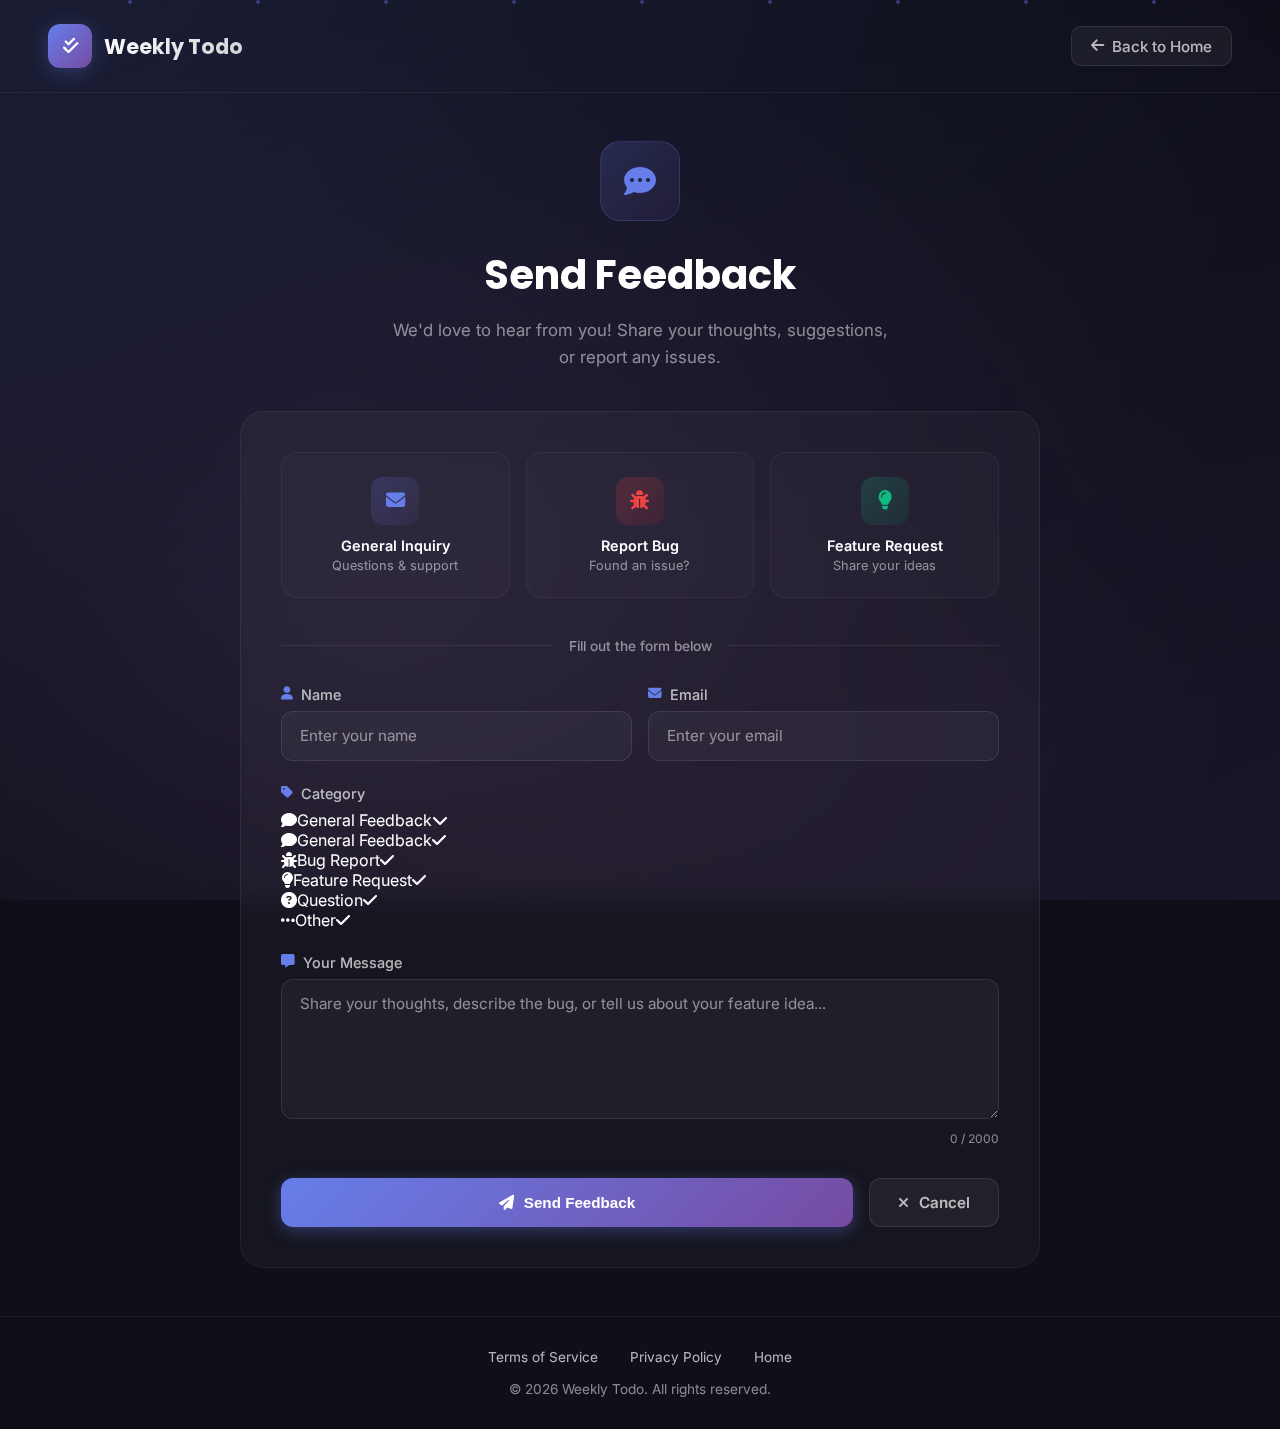
<file: feedback.html>
<!DOCTYPE html>
<html lang="en">
<head>
    <meta charset="UTF-8">
    <meta name="viewport" content="width=device-width, initial-scale=1.0">
    <title>Feedback - Weekly Todo</title>
    <link rel="preconnect" href="https://fonts.googleapis.com">
    <link rel="preconnect" href="https://fonts.gstatic.com" crossorigin>
    <link href="https://fonts.googleapis.com/css2?family=Poppins:wght@300;400;500;600;700;800&family=Inter:wght@300;400;500;600;700&display=swap" rel="stylesheet">
    <link rel="stylesheet" href="https://cdnjs.cloudflare.com/ajax/libs/font-awesome/6.4.0/css/all.min.css">
    <style>
        * {
            margin: 0;
            padding: 0;
            box-sizing: border-box;
        }

        :root {
            --primary: #667eea;
            --primary-dark: #5a67d8;
            --secondary: #764ba2;
            --accent: #f093fb;
            --success: #10b981;
            --bg-dark: #0f0f1a;
            --bg-card: rgba(255, 255, 255, 0.03);
            --text-primary: #ffffff;
            --text-secondary: rgba(255, 255, 255, 0.7);
            --text-muted: rgba(255, 255, 255, 0.5);
        }

        body {
            font-family: 'Inter', sans-serif;
            background: var(--bg-dark);
            min-height: 100vh;
            overflow-x: hidden;
            color: var(--text-primary);
        }

        /* Animated Background */
        .bg-animation {
            position: fixed;
            top: 0;
            left: 0;
            width: 100%;
            height: 100%;
            z-index: 0;
            overflow: hidden;
        }

        .bg-animation::before {
            content: '';
            position: absolute;
            top: -50%;
            left: -50%;
            width: 200%;
            height: 200%;
            background: 
                radial-gradient(ellipse at 20% 20%, rgba(102, 126, 234, 0.15) 0%, transparent 50%),
                radial-gradient(ellipse at 80% 80%, rgba(118, 75, 162, 0.12) 0%, transparent 50%),
                radial-gradient(ellipse at 40% 60%, rgba(240, 147, 251, 0.08) 0%, transparent 40%);
            animation: bgFloat 20s ease-in-out infinite;
        }

        @keyframes bgFloat {
            0%, 100% { transform: translate(0, 0) rotate(0deg); }
            33% { transform: translate(2%, 2%) rotate(1deg); }
            66% { transform: translate(-1%, 1%) rotate(-1deg); }
        }

        /* Floating Particles */
        .particles {
            position: fixed;
            top: 0;
            left: 0;
            width: 100%;
            height: 100%;
            pointer-events: none;
            z-index: 1;
        }

        .particle {
            position: absolute;
            width: 4px;
            height: 4px;
            background: rgba(102, 126, 234, 0.4);
            border-radius: 50%;
            animation: particleFloat 15s infinite;
        }

        .particle:nth-child(1) { left: 10%; animation-delay: 0s; animation-duration: 20s; }
        .particle:nth-child(2) { left: 20%; animation-delay: 2s; animation-duration: 18s; }
        .particle:nth-child(3) { left: 30%; animation-delay: 4s; animation-duration: 22s; }
        .particle:nth-child(4) { left: 40%; animation-delay: 1s; animation-duration: 19s; }
        .particle:nth-child(5) { left: 50%; animation-delay: 3s; animation-duration: 21s; }
        .particle:nth-child(6) { left: 60%; animation-delay: 5s; animation-duration: 17s; }
        .particle:nth-child(7) { left: 70%; animation-delay: 2.5s; animation-duration: 23s; }
        .particle:nth-child(8) { left: 80%; animation-delay: 1.5s; animation-duration: 16s; }
        .particle:nth-child(9) { left: 90%; animation-delay: 4.5s; animation-duration: 20s; }

        @keyframes particleFloat {
            0% { transform: translateY(100vh) scale(0); opacity: 0; }
            10% { opacity: 1; }
            90% { opacity: 1; }
            100% { transform: translateY(-100vh) scale(1); opacity: 0; }
        }

        /* Main Container */
        .page-container {
            position: relative;
            z-index: 10;
            min-height: 100vh;
            display: flex;
            flex-direction: column;
        }

        /* Navigation */
        .nav {
            padding: 1.5rem 3rem;
            display: flex;
            justify-content: space-between;
            align-items: center;
            border-bottom: 1px solid rgba(255, 255, 255, 0.05);
        }

        .logo {
            display: flex;
            align-items: center;
            gap: 0.75rem;
            text-decoration: none;
        }

        .logo-icon {
            width: 44px;
            height: 44px;
            background: linear-gradient(135deg, var(--primary) 0%, var(--secondary) 100%);
            border-radius: 12px;
            display: flex;
            align-items: center;
            justify-content: center;
            font-size: 1.1rem;
            color: white;
            box-shadow: 0 4px 20px rgba(102, 126, 234, 0.3);
        }

        .logo-text {
            font-family: 'Poppins', sans-serif;
            font-size: 1.3rem;
            font-weight: 700;
            background: linear-gradient(135deg, #fff 0%, rgba(255,255,255,0.8) 100%);
            -webkit-background-clip: text;
            -webkit-text-fill-color: transparent;
        }

        .nav-back {
            display: flex;
            align-items: center;
            gap: 0.5rem;
            color: var(--text-secondary);
            text-decoration: none;
            font-size: 0.95rem;
            font-weight: 500;
            padding: 0.6rem 1.2rem;
            border-radius: 10px;
            background: rgba(255, 255, 255, 0.05);
            border: 1px solid rgba(255, 255, 255, 0.1);
            transition: all 0.3s ease;
        }

        .nav-back:hover {
            background: rgba(255, 255, 255, 0.1);
            color: var(--text-primary);
        }

        /* Content Area */
        .content {
            flex: 1;
            padding: 3rem;
            display: flex;
            align-items: center;
            justify-content: center;
        }

        .feedback-wrapper {
            width: 100%;
            max-width: 800px;
        }

        /* Page Header */
        .page-header {
            text-align: center;
            margin-bottom: 2.5rem;
        }

        .page-icon {
            width: 80px;
            height: 80px;
            background: linear-gradient(135deg, rgba(102, 126, 234, 0.2) 0%, rgba(118, 75, 162, 0.1) 100%);
            border-radius: 20px;
            display: flex;
            align-items: center;
            justify-content: center;
            font-size: 2rem;
            color: var(--primary);
            margin: 0 auto 1.5rem;
            border: 1px solid rgba(102, 126, 234, 0.2);
        }

        .page-title {
            font-family: 'Poppins', sans-serif;
            font-size: 2.5rem;
            font-weight: 700;
            margin-bottom: 0.75rem;
        }

        .page-subtitle {
            color: var(--text-muted);
            font-size: 1.05rem;
            max-width: 500px;
            margin: 0 auto;
            line-height: 1.6;
        }

        /* Feedback Card */
        .feedback-card {
            background: var(--bg-card);
            border: 1px solid rgba(255, 255, 255, 0.06);
            border-radius: 24px;
            padding: 2.5rem;
            backdrop-filter: blur(10px);
        }

        /* Contact Options */
        .contact-options {
            display: grid;
            grid-template-columns: repeat(3, 1fr);
            gap: 1rem;
            margin-bottom: 2.5rem;
        }

        .contact-option {
            text-align: center;
            padding: 1.5rem 1rem;
            background: rgba(255, 255, 255, 0.02);
            border: 1px solid rgba(255, 255, 255, 0.05);
            border-radius: 16px;
            transition: all 0.3s ease;
        }

        .contact-option:hover {
            background: rgba(255, 255, 255, 0.05);
            border-color: rgba(102, 126, 234, 0.3);
            transform: translateY(-2px);
        }

        .contact-option-icon {
            width: 48px;
            height: 48px;
            border-radius: 12px;
            display: flex;
            align-items: center;
            justify-content: center;
            font-size: 1.2rem;
            margin: 0 auto 0.75rem;
        }

        .contact-option-icon.email {
            background: linear-gradient(135deg, rgba(102, 126, 234, 0.2) 0%, rgba(118, 75, 162, 0.1) 100%);
            color: var(--primary);
        }

        .contact-option-icon.bug {
            background: linear-gradient(135deg, rgba(239, 68, 68, 0.2) 0%, rgba(220, 38, 38, 0.1) 100%);
            color: #ef4444;
        }

        .contact-option-icon.idea {
            background: linear-gradient(135deg, rgba(16, 185, 129, 0.2) 0%, rgba(5, 150, 105, 0.1) 100%);
            color: var(--success);
        }

        .contact-option h4 {
            font-size: 0.9rem;
            font-weight: 600;
            margin-bottom: 0.25rem;
        }

        .contact-option p {
            font-size: 0.8rem;
            color: var(--text-muted);
        }

        /* Divider */
        .divider {
            display: flex;
            align-items: center;
            gap: 1rem;
            margin-bottom: 2rem;
        }

        .divider-line {
            flex: 1;
            height: 1px;
            background: rgba(255, 255, 255, 0.08);
        }

        .divider-text {
            color: var(--text-muted);
            font-size: 0.85rem;
            font-weight: 500;
        }

        /* Form */
        .feedback-form {
            display: flex;
            flex-direction: column;
            gap: 1.5rem;
        }

        .form-row {
            display: grid;
            grid-template-columns: 1fr 1fr;
            gap: 1rem;
        }

        .form-group {
            display: flex;
            flex-direction: column;
            gap: 0.5rem;
        }

        .form-group label {
            font-size: 0.9rem;
            font-weight: 500;
            color: var(--text-secondary);
            display: flex;
            align-items: center;
            gap: 0.5rem;
        }

        .form-group label i {
            color: var(--primary);
            font-size: 0.85rem;
        }

        .form-group input,
        .form-group textarea,
        .form-group select {
            width: 100%;
            padding: 0.9rem 1.1rem;
            background: rgba(255, 255, 255, 0.04);
            border: 1px solid rgba(255, 255, 255, 0.1);
            border-radius: 12px;
            color: var(--text-primary);
            font-family: 'Inter', sans-serif;
            font-size: 0.95rem;
            transition: all 0.3s ease;
        }

        .form-group select {
            display: none !important; /* Hidden for custom dropdown */
        }

        .form-group input:focus,
        .form-group textarea:focus,
        .form-group select:focus {
            outline: none;
            border-color: var(--primary);
            background: rgba(102, 126, 234, 0.08);
            box-shadow: 0 0 0 3px rgba(102, 126, 234, 0.1);
        }

        .form-group input::placeholder,
        .form-group textarea::placeholder {
            color: var(--text-muted);
        }

        .form-group textarea {
            resize: vertical;
            min-height: 140px;
        }

        .form-group select {
            cursor: pointer;
            appearance: none;
            background-image: url("data:image/svg+xml,%3Csvg xmlns='http://www.w3.org/2000/svg' width='24' height='24' viewBox='0 0 24 24' fill='none' stroke='rgba(255,255,255,0.5)' stroke-width='2' stroke-linecap='round' stroke-linejoin='round'%3E%3Cpolyline points='6 9 12 15 18 9'%3E%3C/polyline%3E%3C/svg%3E");
            background-repeat: no-repeat;
            background-position: right 1rem center;
            background-size: 16px;
            padding-right: 2.5rem;
        }

        .form-group select option {
            background: var(--bg-dark);
            color: var(--text-primary);
        }

        /* Character Count */
        .char-count {
            text-align: right;
            font-size: 0.75rem;
            color: var(--text-muted);
            margin-top: 0.25rem;
        }

        /* Form Actions */
        .form-actions {
            display: flex;
            gap: 1rem;
            margin-top: 0.5rem;
        }

        .btn {
            display: inline-flex;
            align-items: center;
            justify-content: center;
            gap: 0.6rem;
            padding: 0.9rem 1.75rem;
            border-radius: 12px;
            font-size: 0.95rem;
            font-weight: 600;
            cursor: pointer;
            transition: all 0.3s ease;
            border: none;
            text-decoration: none;
        }

        .btn-primary {
            flex: 1;
            background: linear-gradient(135deg, var(--primary) 0%, var(--secondary) 100%);
            color: white;
            box-shadow: 0 4px 15px rgba(102, 126, 234, 0.35);
        }

        .btn-primary:hover {
            transform: translateY(-2px);
            box-shadow: 0 6px 25px rgba(102, 126, 234, 0.45);
        }

        .btn-secondary {
            background: rgba(255, 255, 255, 0.05);
            border: 1px solid rgba(255, 255, 255, 0.1);
            color: var(--text-secondary);
        }

        .btn-secondary:hover {
            background: rgba(255, 255, 255, 0.1);
            color: var(--text-primary);
        }

        /* Success State */
        .feedback-success {
            text-align: center;
            padding: 3rem 2rem;
        }

        .success-icon {
            width: 90px;
            height: 90px;
            background: linear-gradient(135deg, rgba(16, 185, 129, 0.2) 0%, rgba(5, 150, 105, 0.1) 100%);
            border-radius: 50%;
            display: flex;
            align-items: center;
            justify-content: center;
            font-size: 2.5rem;
            color: var(--success);
            margin: 0 auto 1.5rem;
            animation: successPulse 2s ease-in-out infinite;
        }

        @keyframes successPulse {
            0%, 100% { transform: scale(1); }
            50% { transform: scale(1.05); }
        }

        .feedback-success h3 {
            font-family: 'Poppins', sans-serif;
            font-size: 1.75rem;
            font-weight: 700;
            margin-bottom: 0.75rem;
        }

        .feedback-success p {
            color: var(--text-secondary);
            font-size: 1.05rem;
            margin-bottom: 2rem;
            line-height: 1.6;
        }

        /* Footer */
        .footer {
            padding: 2rem 3rem;
            text-align: center;
            color: var(--text-muted);
            font-size: 0.85rem;
            border-top: 1px solid rgba(255, 255, 255, 0.05);
        }

        .footer-links {
            display: flex;
            justify-content: center;
            gap: 2rem;
            margin-bottom: 1rem;
        }

        .footer-link {
            color: var(--text-secondary);
            text-decoration: none;
            transition: color 0.3s ease;
        }

        .footer-link:hover {
            color: var(--text-primary);
        }

        /* Responsive */
        @media (max-width: 768px) {
            .nav {
                padding: 1rem 1.5rem;
            }

            .content {
                padding: 2rem 1.5rem;
            }

            .page-title {
                font-size: 2rem;
            }

            .feedback-card {
                padding: 1.5rem;
            }

            .contact-options {
                grid-template-columns: 1fr;
            }

            .form-row {
                grid-template-columns: 1fr;
            }

            .form-actions {
                flex-direction: column;
            }

            .btn {
                width: 100%;
            }
        }
    </style>
</head>
<body>
    <div class="bg-animation"></div>
    
    <!-- Floating Particles -->
    <div class="particles">
        <div class="particle"></div>
        <div class="particle"></div>
        <div class="particle"></div>
        <div class="particle"></div>
        <div class="particle"></div>
        <div class="particle"></div>
        <div class="particle"></div>
        <div class="particle"></div>
        <div class="particle"></div>
    </div>

    <div class="page-container">
        <nav class="nav">
            <a href="index.html" class="logo">
                <div class="logo-icon">
                    <i class="fas fa-check-double"></i>
                </div>
                <span class="logo-text">Weekly Todo</span>
            </a>
            <a href="index.html" class="nav-back">
                <i class="fas fa-arrow-left"></i>
                Back to Home
            </a>
        </nav>

        <div class="content">
            <div class="feedback-wrapper">
                <div class="page-header">
                    <div class="page-icon">
                        <i class="fas fa-comment-dots"></i>
                    </div>
                    <h1 class="page-title">Send Feedback</h1>
                    <p class="page-subtitle">We'd love to hear from you! Share your thoughts, suggestions, or report any issues.</p>
                </div>

                <div class="feedback-card">
                    <div class="contact-options">
                        <div class="contact-option">
                            <div class="contact-option-icon email">
                                <i class="fas fa-envelope"></i>
                            </div>
                            <h4>General Inquiry</h4>
                            <p>Questions & support</p>
                        </div>
                        <div class="contact-option">
                            <div class="contact-option-icon bug">
                                <i class="fas fa-bug"></i>
                            </div>
                            <h4>Report Bug</h4>
                            <p>Found an issue?</p>
                        </div>
                        <div class="contact-option">
                            <div class="contact-option-icon idea">
                                <i class="fas fa-lightbulb"></i>
                            </div>
                            <h4>Feature Request</h4>
                            <p>Share your ideas</p>
                        </div>
                    </div>

                    <div class="divider">
                        <div class="divider-line"></div>
                        <span class="divider-text">Fill out the form below</span>
                        <div class="divider-line"></div>
                    </div>

                    <form class="feedback-form" id="feedbackForm" action="https://docs.google.com/forms/u/0/d/e/1FAIpQLSf5cRRe4s8-fl29kOZmjCKEsjIpdgSC6CrtmF6bxlNlQScvBg/formResponse" method="POST" target="hidden_iframe" onsubmit="handleFeedbackSubmit()">
                        <div class="form-row">
                            <div class="form-group">
                                <label for="name">
                                    <i class="fas fa-user"></i> Name
                                </label>
                                <input 
                                    type="text" 
                                    id="name" 
                                    name="entry.1704051414" 
                                    placeholder="Enter your name" 
                                    required
                                >
                            </div>

                            <div class="form-group">
                                <label for="email">
                                    <i class="fas fa-envelope"></i> Email
                                </label>
                                <input 
                                    type="email" 
                                    id="email" 
                                    name="entry.1809102715" 
                                    placeholder="Enter your email" 
                                    required
                                >
                            </div>
                        </div>

                        <div class="form-group">
                            <label for="category">
                                <i class="fas fa-tag"></i> Category
                            </label>
                            <select id="category" name="entry.category">
                                <option value="general">General Feedback</option>
                                <option value="bug">Bug Report</option>
                                <option value="feature">Feature Request</option>
                                <option value="question">Question</option>
                                <option value="other">Other</option>
                            </select>
                        </div>

                        <div class="form-group">
                            <label for="feedback">
                                <i class="fas fa-comment-alt"></i> Your Message
                            </label>
                            <textarea 
                                id="feedback" 
                                name="entry.276170309" 
                                rows="5" 
                                placeholder="Share your thoughts, describe the bug, or tell us about your feature idea..." 
                                required
                                maxlength="2000"
                                oninput="updateCharCount()"
                            ></textarea>
                            <div class="char-count"><span id="charCount">0</span> / 2000</div>
                        </div>

                        <div class="form-actions">
                            <button type="submit" class="btn btn-primary">
                                <i class="fas fa-paper-plane"></i> Send Feedback
                            </button>
                            <a href="index.html" class="btn btn-secondary">
                                <i class="fas fa-times"></i> Cancel
                            </a>
                        </div>
                    </form>

                    <div class="feedback-success" id="feedbackSuccess" style="display: none;">
                        <div class="success-icon">
                            <i class="fas fa-check"></i>
                        </div>
                        <h3>Thank You!</h3>
                        <p>Your feedback has been received successfully.<br>We appreciate you taking the time to help us improve!</p>
                        <a href="index.html" class="btn btn-primary">
                            <i class="fas fa-home"></i> Back to Home
                        </a>
                    </div>
                </div>
            </div>
        </div>

        <footer class="footer">
            <div class="footer-links">
                <a href="tos.html" class="footer-link">Terms of Service</a>
                <a href="privacy.html" class="footer-link">Privacy Policy</a>
                <a href="index.html" class="footer-link">Home</a>
            </div>
            <p>&copy; 2026 Weekly Todo. All rights reserved.</p>
        </footer>
    </div>

    <!-- Hidden iframe to handle form submission without redirect -->
    <iframe name="hidden_iframe" id="hidden_iframe" style="display:none;" onload="if(submitted) { showSuccessMessage(); }"></iframe>

    <script src="custom-dropdown.js"></script>
    <script>
        let submitted = false;

        function updateCharCount() {
            const textarea = document.getElementById('feedback');
            const charCount = document.getElementById('charCount');
            charCount.textContent = textarea.value.length;
        }

        function handleFeedbackSubmit() {
            submitted = true;
            
            setTimeout(() => {
                const form = document.getElementById('feedbackForm');
                const successMessage = document.getElementById('feedbackSuccess');
                const contactOptions = document.querySelector('.contact-options');
                const divider = document.querySelector('.divider');
                
                form.style.display = 'none';
                contactOptions.style.display = 'none';
                divider.style.display = 'none';
                successMessage.style.display = 'block';
            }, 500);
            
            return true;
        }

        function showSuccessMessage() {
            const form = document.getElementById('feedbackForm');
            const successMessage = document.getElementById('feedbackSuccess');
            const contactOptions = document.querySelector('.contact-options');
            const divider = document.querySelector('.divider');
            
            form.style.display = 'none';
            contactOptions.style.display = 'none';
            divider.style.display = 'none';
            successMessage.style.display = 'block';
            
            submitted = false;
        }
    </script>
</body>
</html>
</file>
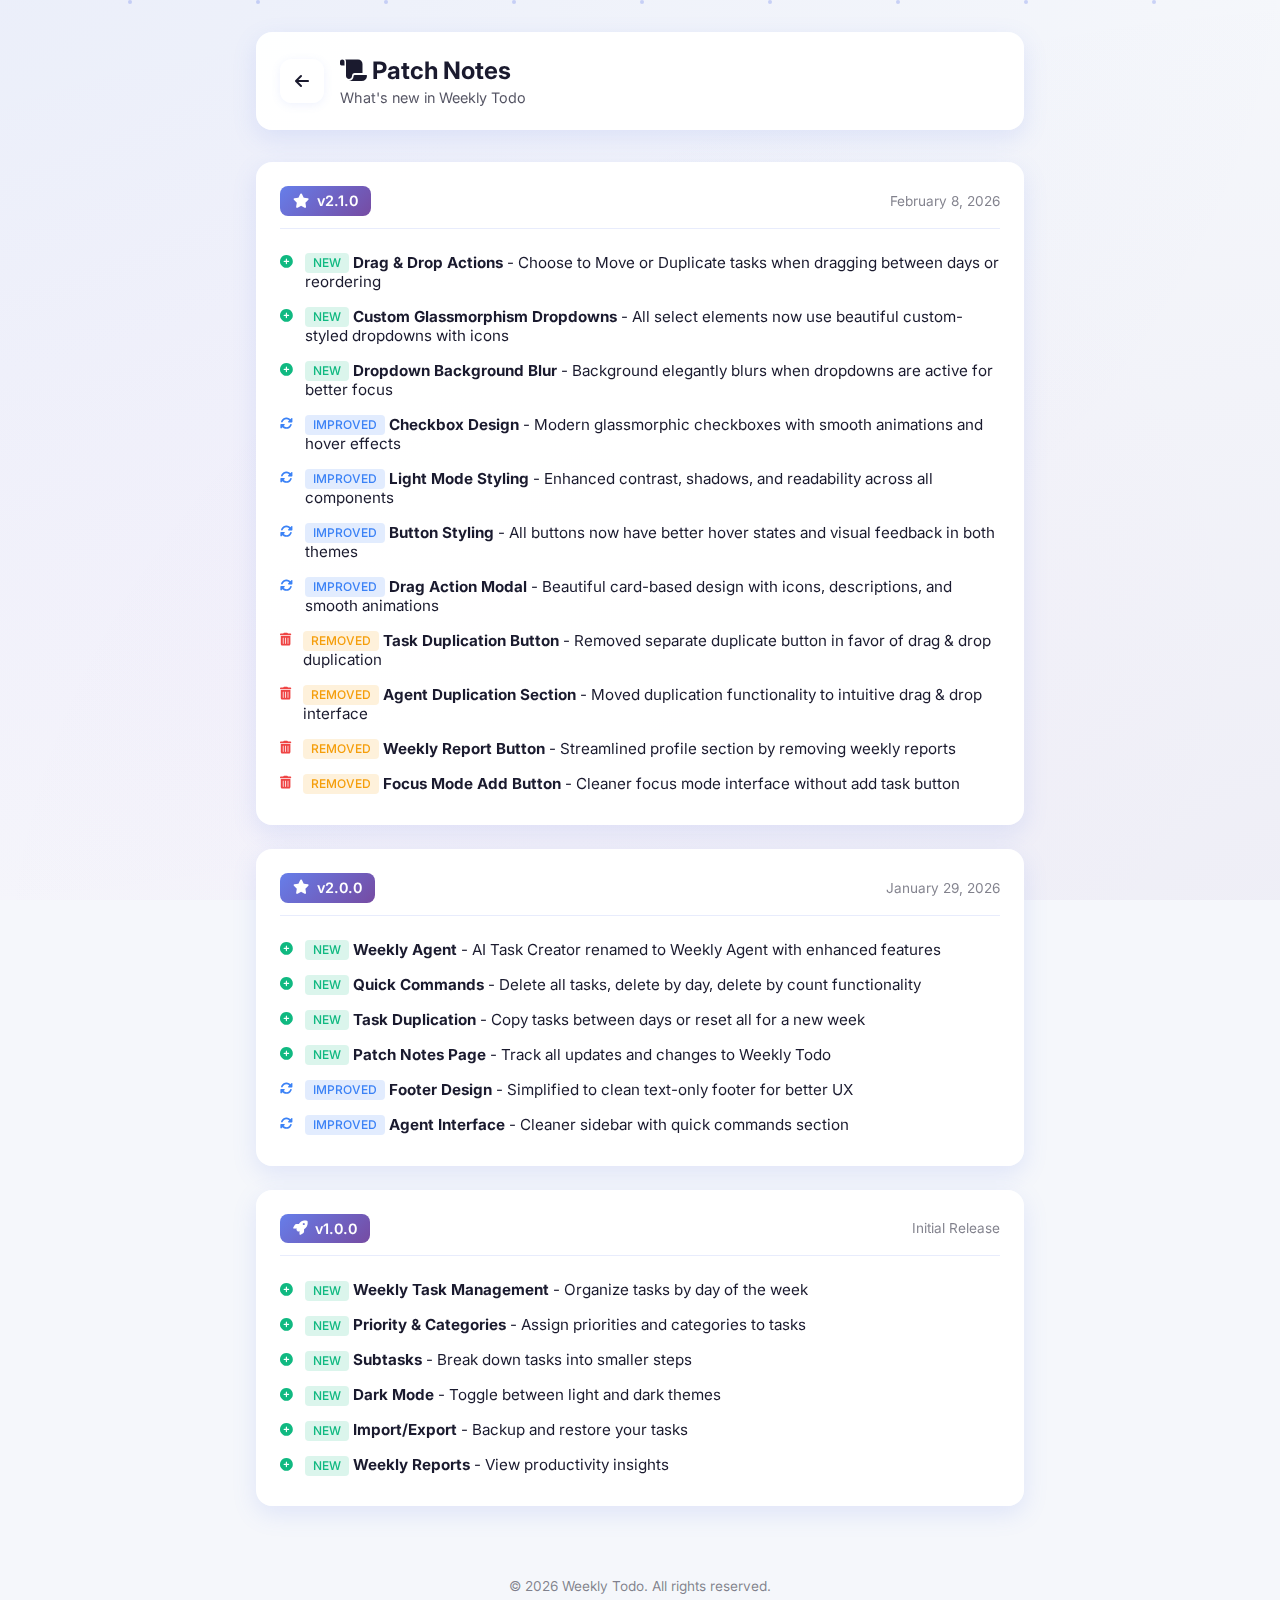
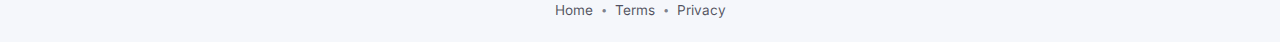
<file: patchnotes.html>
<!DOCTYPE html>
<html lang="en">
<head>
    <meta charset="UTF-8">
    <meta name="viewport" content="width=device-width, initial-scale=1.0">
    <title>Patch Notes - Weekly Todo</title>
    <link rel="preconnect" href="https://fonts.googleapis.com">
    <link rel="preconnect" href="https://fonts.gstatic.com" crossorigin>
    <link href="https://fonts.googleapis.com/css2?family=Inter:wght@300;400;500;600;700&display=swap" rel="stylesheet">
    <link rel="stylesheet" href="https://cdnjs.cloudflare.com/ajax/libs/font-awesome/6.4.0/css/all.min.css">
    <link rel="stylesheet" href="styles.css">
    <style>
        .patchnotes-container {
            max-width: 800px;
            margin: 2rem auto;
            padding: 0 1rem;
            position: relative;
            z-index: 10;
        }

        .patchnotes-header {
            display: flex;
            align-items: center;
            gap: 1rem;
            margin-bottom: 2rem;
            padding: 1.5rem;
            background: var(--bg-primary);
            border-radius: 16px;
            box-shadow: var(--shadow-md);
        }

        .back-btn {
            width: 44px;
            height: 44px;
            display: flex;
            align-items: center;
            justify-content: center;
            background: var(--bg-primary);
            color: var(--text-primary);
            text-decoration: none;
            border-radius: 12px;
            transition: all 0.3s ease;
            box-shadow: var(--shadow-sm);
        }

        .back-btn:hover {
            transform: translateY(-2px);
            box-shadow: var(--shadow-md);
        }

        .header-info h1 {
            font-size: 1.5rem;
            color: var(--text-primary);
            margin: 0;
        }

        .header-info p {
            color: var(--text-secondary);
            margin: 0.25rem 0 0;
            font-size: 0.9rem;
        }

        .version-card {
            background: var(--bg-primary);
            border-radius: 16px;
            padding: 1.5rem;
            margin-bottom: 1.5rem;
            box-shadow: var(--shadow-md);
        }

        .version-header {
            display: flex;
            align-items: center;
            justify-content: space-between;
            margin-bottom: 1rem;
            padding-bottom: 0.75rem;
            border-bottom: 1px solid var(--border-color);
        }

        .version-tag {
            display: inline-flex;
            align-items: center;
            gap: 0.5rem;
            padding: 0.4rem 0.8rem;
            background: var(--gradient-primary);
            color: white;
            border-radius: 8px;
            font-weight: 600;
            font-size: 0.9rem;
        }

        .version-date {
            color: var(--text-muted);
            font-size: 0.85rem;
        }

        .changes-list {
            list-style: none;
            padding: 0;
            margin: 0;
        }

        .changes-list li {
            display: flex;
            align-items: flex-start;
            gap: 0.75rem;
            padding: 0.5rem 0;
            color: var(--text-primary);
            font-size: 0.95rem;
        }

        .changes-list li i {
            margin-top: 0.2rem;
            font-size: 0.8rem;
        }

        .change-new { color: #10b981; }
        .change-improved { color: #3b82f6; }
        .change-fixed { color: #f59e0b; }
        .change-removed { color: #ef4444; }

        .change-type {
            font-size: 0.75rem;
            padding: 0.15rem 0.5rem;
            border-radius: 4px;
            font-weight: 500;
            text-transform: uppercase;
        }

        .type-new { background: rgba(16, 185, 129, 0.15); color: #10b981; }
        .type-improved { background: rgba(59, 130, 246, 0.15); color: #3b82f6; }
        .type-fixed { background: rgba(245, 158, 11, 0.15); color: #f59e0b; }

        .footer-simple {
            margin-top: 3rem;
            padding: 1.5rem 2rem;
            text-align: center;
            color: var(--text-secondary);
            font-size: 0.85rem;
        }

        .footer-nav {
            display: flex;
            align-items: center;
            justify-content: center;
            gap: 0.5rem;
        }

        .footer-nav a {
            color: var(--text-secondary);
            text-decoration: none;
        }

        .footer-nav a:hover {
            color: var(--accent-color);
        }

        .footer-nav .separator {
            color: var(--text-muted);
        }
    </style>
</head>
<body>
    <div class="background-gradient"></div>
    
    <!-- Floating Particles -->
    <div class="particles">
        <div class="particle"></div>
        <div class="particle"></div>
        <div class="particle"></div>
        <div class="particle"></div>
        <div class="particle"></div>
        <div class="particle"></div>
        <div class="particle"></div>
        <div class="particle"></div>
        <div class="particle"></div>
    </div>
    
    <div class="patchnotes-container">
        <header class="patchnotes-header">
            <a href="index.html" class="back-btn">
                <i class="fas fa-arrow-left"></i>
            </a>
            <div class="header-info">
                <h1><i class="fas fa-scroll"></i> Patch Notes</h1>
                <p>What's new in Weekly Todo</p>
            </div>
        </header>

        <!-- Version 2.1.0 -->
        <article class="version-card">
            <div class="version-header">
                <span class="version-tag"><i class="fas fa-star"></i> v2.1.0</span>
                <span class="version-date">February 8, 2026</span>
            </div>
            <ul class="changes-list">
                <li>
                    <i class="fas fa-plus-circle change-new"></i>
                    <div>
                        <span class="change-type type-new">New</span>
                        <strong>Drag & Drop Actions</strong> - Choose to Move or Duplicate tasks when dragging between days or reordering
                    </div>
                </li>
                <li>
                    <i class="fas fa-plus-circle change-new"></i>
                    <div>
                        <span class="change-type type-new">New</span>
                        <strong>Custom Glassmorphism Dropdowns</strong> - All select elements now use beautiful custom-styled dropdowns with icons
                    </div>
                </li>
                <li>
                    <i class="fas fa-plus-circle change-new"></i>
                    <div>
                        <span class="change-type type-new">New</span>
                        <strong>Dropdown Background Blur</strong> - Background elegantly blurs when dropdowns are active for better focus
                    </div>
                </li>
                <li>
                    <i class="fas fa-sync-alt change-improved"></i>
                    <div>
                        <span class="change-type type-improved">Improved</span>
                        <strong>Checkbox Design</strong> - Modern glassmorphic checkboxes with smooth animations and hover effects
                    </div>
                </li>
                <li>
                    <i class="fas fa-sync-alt change-improved"></i>
                    <div>
                        <span class="change-type type-improved">Improved</span>
                        <strong>Light Mode Styling</strong> - Enhanced contrast, shadows, and readability across all components
                    </div>
                </li>
                <li>
                    <i class="fas fa-sync-alt change-improved"></i>
                    <div>
                        <span class="change-type type-improved">Improved</span>
                        <strong>Button Styling</strong> - All buttons now have better hover states and visual feedback in both themes
                    </div>
                </li>
                <li>
                    <i class="fas fa-sync-alt change-improved"></i>
                    <div>
                        <span class="change-type type-improved">Improved</span>
                        <strong>Drag Action Modal</strong> - Beautiful card-based design with icons, descriptions, and smooth animations
                    </div>
                </li>
                <li>
                    <i class="fas fa-trash-alt change-removed"></i>
                    <div>
                        <span class="change-type type-fixed">Removed</span>
                        <strong>Task Duplication Button</strong> - Removed separate duplicate button in favor of drag & drop duplication
                    </div>
                </li>
                <li>
                    <i class="fas fa-trash-alt change-removed"></i>
                    <div>
                        <span class="change-type type-fixed">Removed</span>
                        <strong>Agent Duplication Section</strong> - Moved duplication functionality to intuitive drag & drop interface
                    </div>
                </li>
                <li>
                    <i class="fas fa-trash-alt change-removed"></i>
                    <div>
                        <span class="change-type type-fixed">Removed</span>
                        <strong>Weekly Report Button</strong> - Streamlined profile section by removing weekly reports
                    </div>
                </li>
                <li>
                    <i class="fas fa-trash-alt change-removed"></i>
                    <div>
                        <span class="change-type type-fixed">Removed</span>
                        <strong>Focus Mode Add Button</strong> - Cleaner focus mode interface without add task button
                    </div>
                </li>
            </ul>
        </article>

        <!-- Version 2.0.0 -->
        <article class="version-card">
            <div class="version-header">
                <span class="version-tag"><i class="fas fa-star"></i> v2.0.0</span>
                <span class="version-date">January 29, 2026</span>
            </div>
            <ul class="changes-list">
                <li>
                    <i class="fas fa-plus-circle change-new"></i>
                    <div>
                        <span class="change-type type-new">New</span>
                        <strong>Weekly Agent</strong> - AI Task Creator renamed to Weekly Agent with enhanced features
                    </div>
                </li>
                <li>
                    <i class="fas fa-plus-circle change-new"></i>
                    <div>
                        <span class="change-type type-new">New</span>
                        <strong>Quick Commands</strong> - Delete all tasks, delete by day, delete by count functionality
                    </div>
                </li>
                <li>
                    <i class="fas fa-plus-circle change-new"></i>
                    <div>
                        <span class="change-type type-new">New</span>
                        <strong>Task Duplication</strong> - Copy tasks between days or reset all for a new week
                    </div>
                </li>
                <li>
                    <i class="fas fa-plus-circle change-new"></i>
                    <div>
                        <span class="change-type type-new">New</span>
                        <strong>Patch Notes Page</strong> - Track all updates and changes to Weekly Todo
                    </div>
                </li>
                <li>
                    <i class="fas fa-sync-alt change-improved"></i>
                    <div>
                        <span class="change-type type-improved">Improved</span>
                        <strong>Footer Design</strong> - Simplified to clean text-only footer for better UX
                    </div>
                </li>
                <li>
                    <i class="fas fa-sync-alt change-improved"></i>
                    <div>
                        <span class="change-type type-improved">Improved</span>
                        <strong>Agent Interface</strong> - Cleaner sidebar with quick commands section
                    </div>
                </li>
            </ul>
        </article>

        <!-- Version 1.0.0 -->
        <article class="version-card">
            <div class="version-header">
                <span class="version-tag"><i class="fas fa-rocket"></i> v1.0.0</span>
                <span class="version-date">Initial Release</span>
            </div>
            <ul class="changes-list">
                <li>
                    <i class="fas fa-plus-circle change-new"></i>
                    <div>
                        <span class="change-type type-new">New</span>
                        <strong>Weekly Task Management</strong> - Organize tasks by day of the week
                    </div>
                </li>
                <li>
                    <i class="fas fa-plus-circle change-new"></i>
                    <div>
                        <span class="change-type type-new">New</span>
                        <strong>Priority & Categories</strong> - Assign priorities and categories to tasks
                    </div>
                </li>
                <li>
                    <i class="fas fa-plus-circle change-new"></i>
                    <div>
                        <span class="change-type type-new">New</span>
                        <strong>Subtasks</strong> - Break down tasks into smaller steps
                    </div>
                </li>
                <li>
                    <i class="fas fa-plus-circle change-new"></i>
                    <div>
                        <span class="change-type type-new">New</span>
                        <strong>Dark Mode</strong> - Toggle between light and dark themes
                    </div>
                </li>
                <li>
                    <i class="fas fa-plus-circle change-new"></i>
                    <div>
                        <span class="change-type type-new">New</span>
                        <strong>Import/Export</strong> - Backup and restore your tasks
                    </div>
                </li>
                <li>
                    <i class="fas fa-plus-circle change-new"></i>
                    <div>
                        <span class="change-type type-new">New</span>
                        <strong>Weekly Reports</strong> - View productivity insights
                    </div>
                </li>
            </ul>
        </article>
    </div>

    <!-- Footer -->
    <footer class="footer-simple">
        <p>&copy; 2026 Weekly Todo. All rights reserved.</p>
        <nav class="footer-nav">
            <a href="index.html">Home</a>
            <span class="separator">•</span>
            <a href="tos.html">Terms</a>
            <span class="separator">•</span>
            <a href="privacy.html">Privacy</a>
        </nav>
    </footer>

    <script>
        // Theme initialization
        (function() {
            var savedTheme = localStorage.getItem('theme') || 'light';
            if (savedTheme === 'dark') {
                document.body.classList.add('dark-theme');
            }
        })();
    </script>
</body>
</html>
</file>
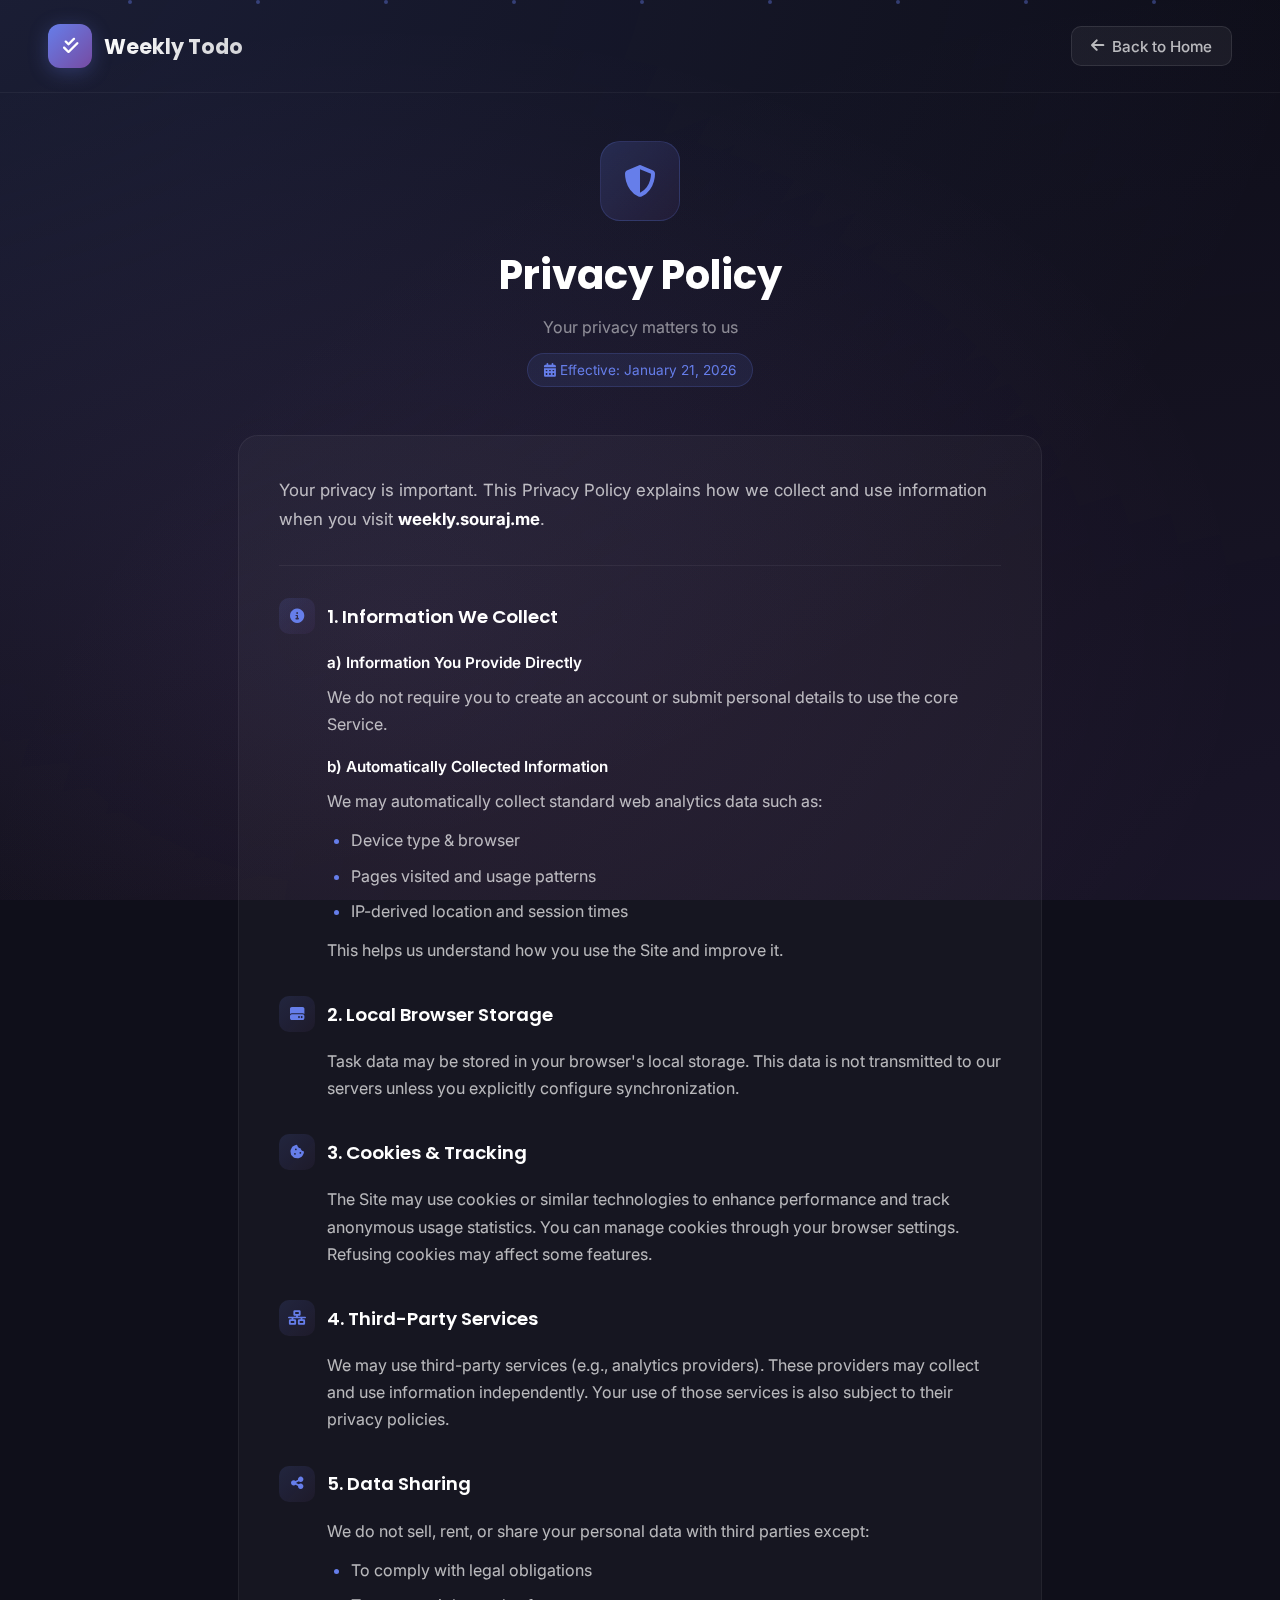
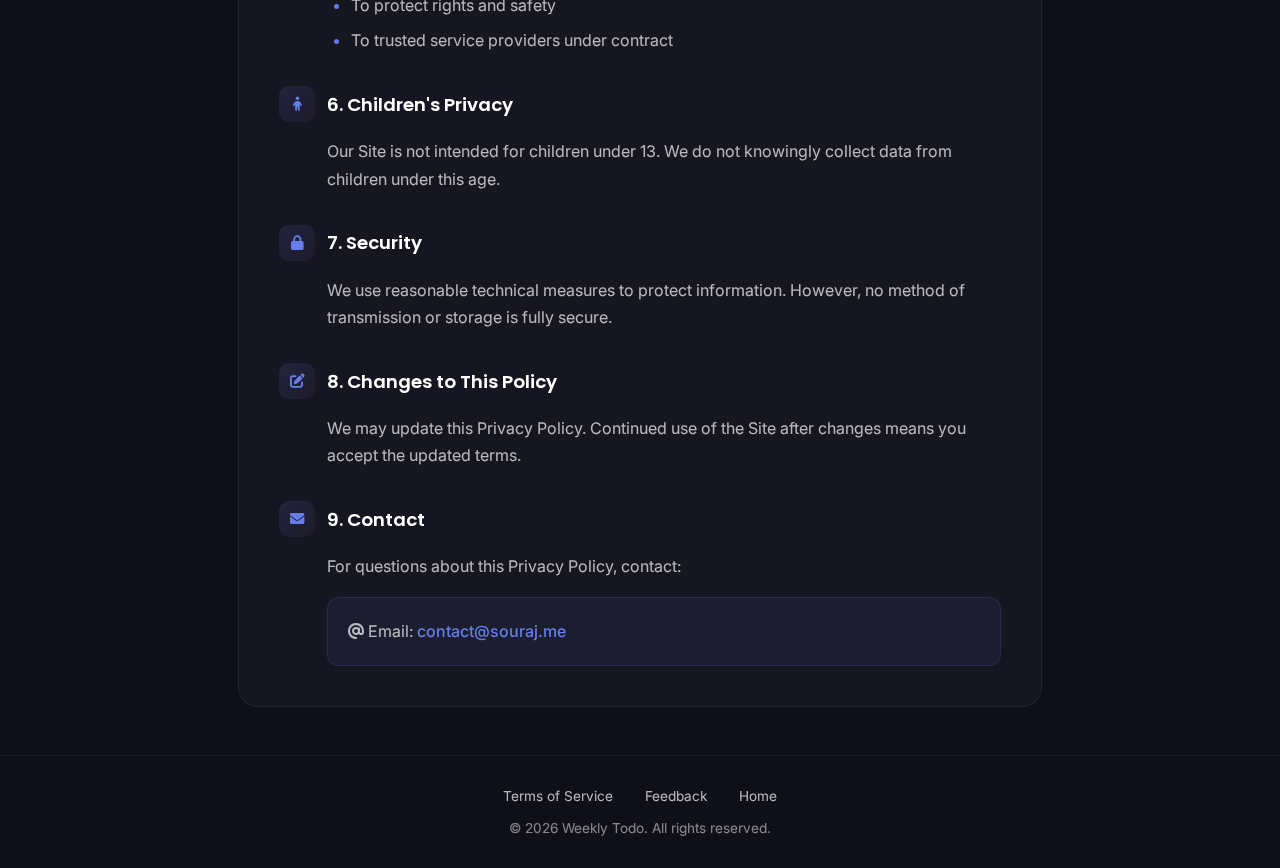
<file: privacy.html>
<!DOCTYPE html>
<html lang="en">
<head>
    <meta charset="UTF-8">
    <meta name="viewport" content="width=device-width, initial-scale=1.0">
    <title>Privacy Policy - Weekly Todo</title>
    <link rel="preconnect" href="https://fonts.googleapis.com">
    <link rel="preconnect" href="https://fonts.gstatic.com" crossorigin>
    <link href="https://fonts.googleapis.com/css2?family=Poppins:wght@300;400;500;600;700;800&family=Inter:wght@300;400;500;600;700&display=swap" rel="stylesheet">
    <link rel="stylesheet" href="https://cdnjs.cloudflare.com/ajax/libs/font-awesome/6.4.0/css/all.min.css">
    <style>
        * {
            margin: 0;
            padding: 0;
            box-sizing: border-box;
        }

        :root {
            --primary: #667eea;
            --primary-dark: #5a67d8;
            --secondary: #764ba2;
            --accent: #f093fb;
            --bg-dark: #0f0f1a;
            --bg-card: rgba(255, 255, 255, 0.03);
            --text-primary: #ffffff;
            --text-secondary: rgba(255, 255, 255, 0.7);
            --text-muted: rgba(255, 255, 255, 0.5);
        }

        body {
            font-family: 'Inter', sans-serif;
            background: var(--bg-dark);
            min-height: 100vh;
            overflow-x: hidden;
            color: var(--text-primary);
        }

        /* Animated Background */
        .bg-animation {
            position: fixed;
            top: 0;
            left: 0;
            width: 100%;
            height: 100%;
            z-index: 0;
            overflow: hidden;
        }

        .bg-animation::before {
            content: '';
            position: absolute;
            top: -50%;
            left: -50%;
            width: 200%;
            height: 200%;
            background: 
                radial-gradient(ellipse at 20% 20%, rgba(102, 126, 234, 0.15) 0%, transparent 50%),
                radial-gradient(ellipse at 80% 80%, rgba(118, 75, 162, 0.12) 0%, transparent 50%),
                radial-gradient(ellipse at 40% 60%, rgba(240, 147, 251, 0.08) 0%, transparent 40%);
            animation: bgFloat 20s ease-in-out infinite;
        }

        @keyframes bgFloat {
            0%, 100% { transform: translate(0, 0) rotate(0deg); }
            33% { transform: translate(2%, 2%) rotate(1deg); }
            66% { transform: translate(-1%, 1%) rotate(-1deg); }
        }

        /* Floating Particles */
        .particles {
            position: fixed;
            top: 0;
            left: 0;
            width: 100%;
            height: 100%;
            pointer-events: none;
            z-index: 1;
        }

        .particle {
            position: absolute;
            width: 4px;
            height: 4px;
            background: rgba(102, 126, 234, 0.4);
            border-radius: 50%;
            animation: particleFloat 15s infinite;
        }

        .particle:nth-child(1) { left: 10%; animation-delay: 0s; animation-duration: 20s; }
        .particle:nth-child(2) { left: 20%; animation-delay: 2s; animation-duration: 18s; }
        .particle:nth-child(3) { left: 30%; animation-delay: 4s; animation-duration: 22s; }
        .particle:nth-child(4) { left: 40%; animation-delay: 1s; animation-duration: 19s; }
        .particle:nth-child(5) { left: 50%; animation-delay: 3s; animation-duration: 21s; }
        .particle:nth-child(6) { left: 60%; animation-delay: 5s; animation-duration: 17s; }
        .particle:nth-child(7) { left: 70%; animation-delay: 2.5s; animation-duration: 23s; }
        .particle:nth-child(8) { left: 80%; animation-delay: 1.5s; animation-duration: 16s; }
        .particle:nth-child(9) { left: 90%; animation-delay: 4.5s; animation-duration: 20s; }

        @keyframes particleFloat {
            0% { transform: translateY(100vh) scale(0); opacity: 0; }
            10% { opacity: 1; }
            90% { opacity: 1; }
            100% { transform: translateY(-100vh) scale(1); opacity: 0; }
        }

        /* Main Container */
        .page-container {
            position: relative;
            z-index: 10;
            min-height: 100vh;
            display: flex;
            flex-direction: column;
        }

        /* Navigation */
        .nav {
            padding: 1.5rem 3rem;
            display: flex;
            justify-content: space-between;
            align-items: center;
            border-bottom: 1px solid rgba(255, 255, 255, 0.05);
        }

        .logo {
            display: flex;
            align-items: center;
            gap: 0.75rem;
            text-decoration: none;
        }

        .logo-icon {
            width: 44px;
            height: 44px;
            background: linear-gradient(135deg, var(--primary) 0%, var(--secondary) 100%);
            border-radius: 12px;
            display: flex;
            align-items: center;
            justify-content: center;
            font-size: 1.1rem;
            color: white;
            box-shadow: 0 4px 20px rgba(102, 126, 234, 0.3);
        }

        .logo-text {
            font-family: 'Poppins', sans-serif;
            font-size: 1.3rem;
            font-weight: 700;
            background: linear-gradient(135deg, #fff 0%, rgba(255,255,255,0.8) 100%);
            -webkit-background-clip: text;
            -webkit-text-fill-color: transparent;
        }

        .nav-back {
            display: flex;
            align-items: center;
            gap: 0.5rem;
            color: var(--text-secondary);
            text-decoration: none;
            font-size: 0.95rem;
            font-weight: 500;
            padding: 0.6rem 1.2rem;
            border-radius: 10px;
            background: rgba(255, 255, 255, 0.05);
            border: 1px solid rgba(255, 255, 255, 0.1);
            transition: all 0.3s ease;
        }

        .nav-back:hover {
            background: rgba(255, 255, 255, 0.1);
            color: var(--text-primary);
        }

        /* Content Area */
        .content {
            flex: 1;
            padding: 3rem;
            max-width: 900px;
            margin: 0 auto;
            width: 100%;
        }

        /* Page Header */
        .page-header {
            text-align: center;
            margin-bottom: 3rem;
        }

        .page-icon {
            width: 80px;
            height: 80px;
            background: linear-gradient(135deg, rgba(102, 126, 234, 0.2) 0%, rgba(118, 75, 162, 0.1) 100%);
            border-radius: 20px;
            display: flex;
            align-items: center;
            justify-content: center;
            font-size: 2rem;
            color: var(--primary);
            margin: 0 auto 1.5rem;
            border: 1px solid rgba(102, 126, 234, 0.2);
        }

        .page-title {
            font-family: 'Poppins', sans-serif;
            font-size: 2.5rem;
            font-weight: 700;
            margin-bottom: 0.75rem;
        }

        .page-subtitle {
            color: var(--text-muted);
            font-size: 1rem;
        }

        .effective-date {
            display: inline-block;
            margin-top: 1rem;
            padding: 0.5rem 1rem;
            background: rgba(102, 126, 234, 0.1);
            border: 1px solid rgba(102, 126, 234, 0.2);
            border-radius: 50px;
            font-size: 0.85rem;
            color: var(--primary);
        }

        /* Content Card */
        .content-card {
            background: var(--bg-card);
            border: 1px solid rgba(255, 255, 255, 0.06);
            border-radius: 20px;
            padding: 2.5rem;
        }

        .intro-text {
            font-size: 1.05rem;
            color: var(--text-secondary);
            line-height: 1.7;
            margin-bottom: 2rem;
            padding-bottom: 2rem;
            border-bottom: 1px solid rgba(255, 255, 255, 0.06);
        }

        .intro-text strong {
            color: var(--text-primary);
        }

        /* Sections */
        .section {
            margin-bottom: 2rem;
        }

        .section:last-child {
            margin-bottom: 0;
        }

        .section-header {
            display: flex;
            align-items: center;
            gap: 0.75rem;
            margin-bottom: 1rem;
        }

        .section-icon {
            width: 36px;
            height: 36px;
            background: linear-gradient(135deg, rgba(102, 126, 234, 0.15) 0%, rgba(118, 75, 162, 0.08) 100%);
            border-radius: 10px;
            display: flex;
            align-items: center;
            justify-content: center;
            font-size: 0.9rem;
            color: var(--primary);
        }

        .section-title {
            font-family: 'Poppins', sans-serif;
            font-size: 1.15rem;
            font-weight: 600;
        }

        .section-content {
            padding-left: 3rem;
            color: var(--text-secondary);
            line-height: 1.7;
        }

        .section-content h4 {
            color: var(--text-primary);
            font-size: 0.95rem;
            font-weight: 600;
            margin: 1rem 0 0.5rem;
        }

        .section-content p {
            margin-bottom: 0.75rem;
        }

        .section-content ul {
            margin: 0.75rem 0;
            padding-left: 1.5rem;
        }

        .section-content li {
            margin-bottom: 0.5rem;
            position: relative;
        }

        .section-content li::marker {
            color: var(--primary);
        }

        /* Contact Box */
        .contact-box {
            margin-top: 1rem;
            padding: 1.25rem;
            background: rgba(102, 126, 234, 0.08);
            border: 1px solid rgba(102, 126, 234, 0.15);
            border-radius: 12px;
        }

        .contact-box a {
            color: var(--primary);
            text-decoration: none;
            font-weight: 500;
        }

        .contact-box a:hover {
            text-decoration: underline;
        }

        /* Footer */
        .footer {
            padding: 2rem 3rem;
            text-align: center;
            color: var(--text-muted);
            font-size: 0.85rem;
            border-top: 1px solid rgba(255, 255, 255, 0.05);
        }

        .footer-links {
            display: flex;
            justify-content: center;
            gap: 2rem;
            margin-bottom: 1rem;
        }

        .footer-link {
            color: var(--text-secondary);
            text-decoration: none;
            transition: color 0.3s ease;
        }

        .footer-link:hover {
            color: var(--text-primary);
        }

        /* Responsive */
        @media (max-width: 768px) {
            .nav {
                padding: 1rem 1.5rem;
            }

            .content {
                padding: 2rem 1.5rem;
            }

            .page-title {
                font-size: 2rem;
            }

            .content-card {
                padding: 1.5rem;
            }

            .section-content {
                padding-left: 0;
                margin-top: 0.75rem;
            }
        }
    </style>
</head>
<body>
    <div class="bg-animation"></div>
    
    <!-- Floating Particles -->
    <div class="particles">
        <div class="particle"></div>
        <div class="particle"></div>
        <div class="particle"></div>
        <div class="particle"></div>
        <div class="particle"></div>
        <div class="particle"></div>
        <div class="particle"></div>
        <div class="particle"></div>
        <div class="particle"></div>
    </div>

    <div class="page-container">
        <nav class="nav">
            <a href="index.html" class="logo">
                <div class="logo-icon">
                    <i class="fas fa-check-double"></i>
                </div>
                <span class="logo-text">Weekly Todo</span>
            </a>
            <a href="index.html" class="nav-back">
                <i class="fas fa-arrow-left"></i>
                Back to Home
            </a>
        </nav>

        <div class="content">
            <div class="page-header">
                <div class="page-icon">
                    <i class="fas fa-shield-alt"></i>
                </div>
                <h1 class="page-title">Privacy Policy</h1>
                <p class="page-subtitle">Your privacy matters to us</p>
                <span class="effective-date">
                    <i class="fas fa-calendar-alt"></i> Effective: January 21, 2026
                </span>
            </div>

            <div class="content-card">
                <p class="intro-text">
                    Your privacy is important. This Privacy Policy explains how we collect and use information when you visit <strong>weekly.souraj.me</strong>.
                </p>

                <div class="section">
                    <div class="section-header">
                        <div class="section-icon">
                            <i class="fas fa-info-circle"></i>
                        </div>
                        <h3 class="section-title">1. Information We Collect</h3>
                    </div>
                    <div class="section-content">
                        <h4>a) Information You Provide Directly</h4>
                        <p>We do not require you to create an account or submit personal details to use the core Service.</p>
                        
                        <h4>b) Automatically Collected Information</h4>
                        <p>We may automatically collect standard web analytics data such as:</p>
                        <ul>
                            <li>Device type & browser</li>
                            <li>Pages visited and usage patterns</li>
                            <li>IP-derived location and session times</li>
                        </ul>
                        <p>This helps us understand how you use the Site and improve it.</p>
                    </div>
                </div>

                <div class="section">
                    <div class="section-header">
                        <div class="section-icon">
                            <i class="fas fa-hdd"></i>
                        </div>
                        <h3 class="section-title">2. Local Browser Storage</h3>
                    </div>
                    <div class="section-content">
                        <p>Task data may be stored in your browser's local storage. This data is not transmitted to our servers unless you explicitly configure synchronization.</p>
                    </div>
                </div>

                <div class="section">
                    <div class="section-header">
                        <div class="section-icon">
                            <i class="fas fa-cookie-bite"></i>
                        </div>
                        <h3 class="section-title">3. Cookies & Tracking</h3>
                    </div>
                    <div class="section-content">
                        <p>The Site may use cookies or similar technologies to enhance performance and track anonymous usage statistics. You can manage cookies through your browser settings. Refusing cookies may affect some features.</p>
                    </div>
                </div>

                <div class="section">
                    <div class="section-header">
                        <div class="section-icon">
                            <i class="fas fa-network-wired"></i>
                        </div>
                        <h3 class="section-title">4. Third-Party Services</h3>
                    </div>
                    <div class="section-content">
                        <p>We may use third-party services (e.g., analytics providers). These providers may collect and use information independently. Your use of those services is also subject to their privacy policies.</p>
                    </div>
                </div>

                <div class="section">
                    <div class="section-header">
                        <div class="section-icon">
                            <i class="fas fa-share-alt"></i>
                        </div>
                        <h3 class="section-title">5. Data Sharing</h3>
                    </div>
                    <div class="section-content">
                        <p>We do not sell, rent, or share your personal data with third parties except:</p>
                        <ul>
                            <li>To comply with legal obligations</li>
                            <li>To protect rights and safety</li>
                            <li>To trusted service providers under contract</li>
                        </ul>
                    </div>
                </div>

                <div class="section">
                    <div class="section-header">
                        <div class="section-icon">
                            <i class="fas fa-child"></i>
                        </div>
                        <h3 class="section-title">6. Children's Privacy</h3>
                    </div>
                    <div class="section-content">
                        <p>Our Site is not intended for children under 13. We do not knowingly collect data from children under this age.</p>
                    </div>
                </div>

                <div class="section">
                    <div class="section-header">
                        <div class="section-icon">
                            <i class="fas fa-lock"></i>
                        </div>
                        <h3 class="section-title">7. Security</h3>
                    </div>
                    <div class="section-content">
                        <p>We use reasonable technical measures to protect information. However, no method of transmission or storage is fully secure.</p>
                    </div>
                </div>

                <div class="section">
                    <div class="section-header">
                        <div class="section-icon">
                            <i class="fas fa-edit"></i>
                        </div>
                        <h3 class="section-title">8. Changes to This Policy</h3>
                    </div>
                    <div class="section-content">
                        <p>We may update this Privacy Policy. Continued use of the Site after changes means you accept the updated terms.</p>
                    </div>
                </div>

                <div class="section">
                    <div class="section-header">
                        <div class="section-icon">
                            <i class="fas fa-envelope"></i>
                        </div>
                        <h3 class="section-title">9. Contact</h3>
                    </div>
                    <div class="section-content">
                        <p>For questions about this Privacy Policy, contact:</p>
                        <div class="contact-box">
                            <i class="fas fa-at"></i> Email: <a href="mailto:contact@souraj.me">contact@souraj.me</a>
                        </div>
                    </div>
                </div>
            </div>
        </div>

        <footer class="footer">
            <div class="footer-links">
                <a href="tos.html" class="footer-link">Terms of Service</a>
                <a href="feedback.html" class="footer-link">Feedback</a>
                <a href="index.html" class="footer-link">Home</a>
            </div>
            <p>&copy; 2026 Weekly Todo. All rights reserved.</p>
        </footer>
    </div>
</body>
</html>
</file>
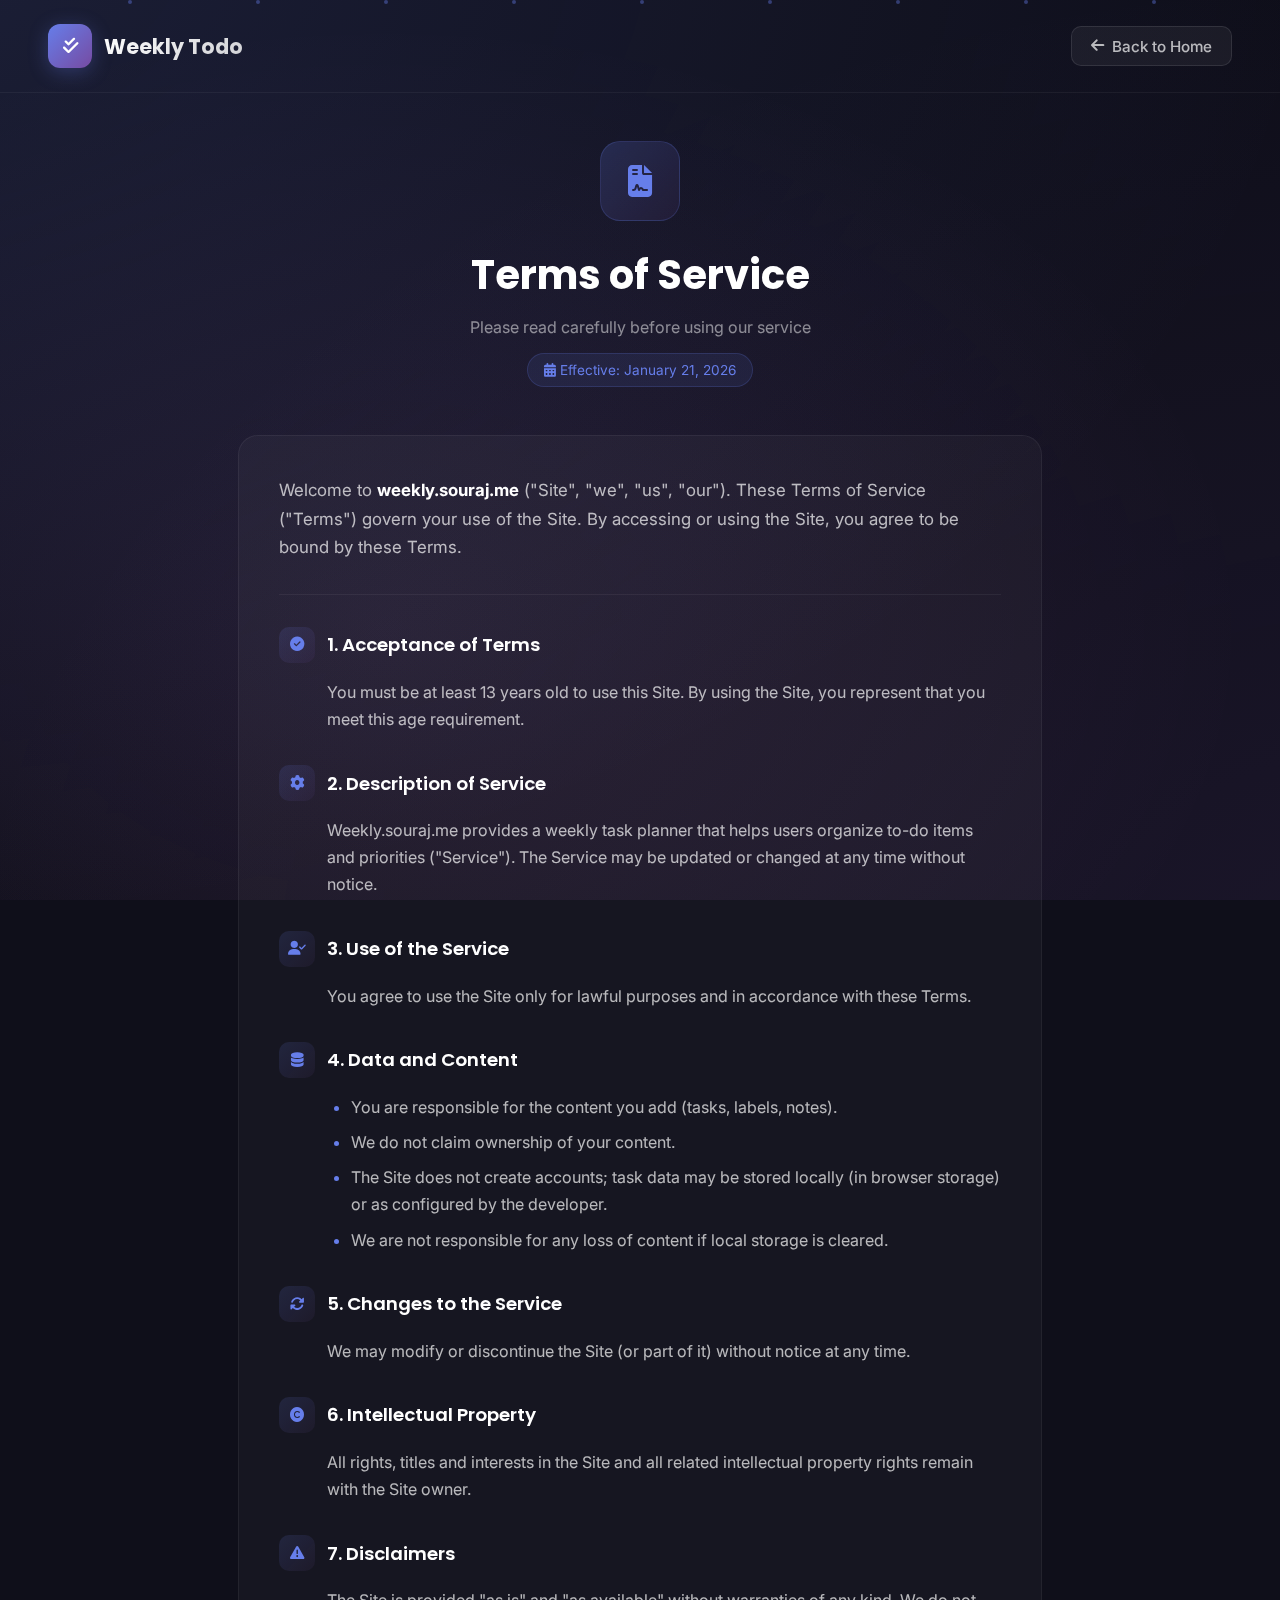
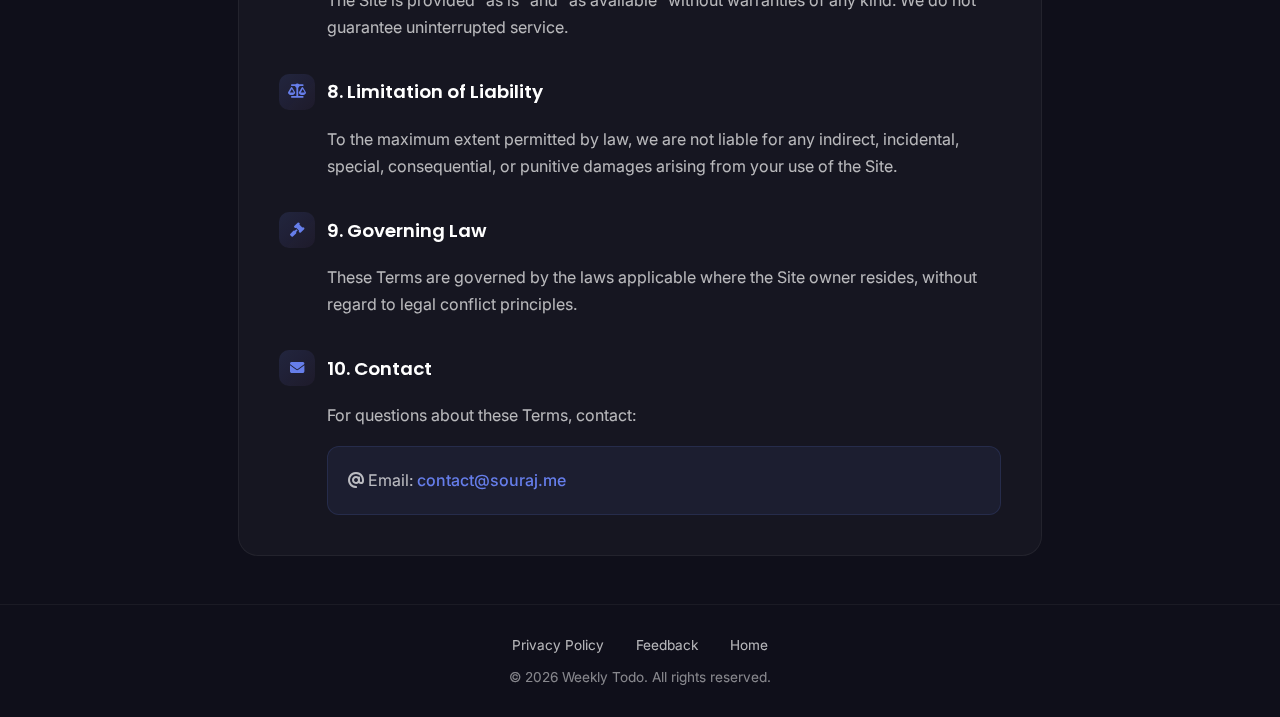
<file: tos.html>
<!DOCTYPE html>
<html lang="en">
<head>
    <meta charset="UTF-8">
    <meta name="viewport" content="width=device-width, initial-scale=1.0">
    <title>Terms of Service - Weekly Todo</title>
    <link rel="preconnect" href="https://fonts.googleapis.com">
    <link rel="preconnect" href="https://fonts.gstatic.com" crossorigin>
    <link href="https://fonts.googleapis.com/css2?family=Poppins:wght@300;400;500;600;700;800&family=Inter:wght@300;400;500;600;700&display=swap" rel="stylesheet">
    <link rel="stylesheet" href="https://cdnjs.cloudflare.com/ajax/libs/font-awesome/6.4.0/css/all.min.css">
    <style>
        * {
            margin: 0;
            padding: 0;
            box-sizing: border-box;
        }

        :root {
            --primary: #667eea;
            --primary-dark: #5a67d8;
            --secondary: #764ba2;
            --accent: #f093fb;
            --bg-dark: #0f0f1a;
            --bg-card: rgba(255, 255, 255, 0.03);
            --text-primary: #ffffff;
            --text-secondary: rgba(255, 255, 255, 0.7);
            --text-muted: rgba(255, 255, 255, 0.5);
        }

        body {
            font-family: 'Inter', sans-serif;
            background: var(--bg-dark);
            min-height: 100vh;
            overflow-x: hidden;
            color: var(--text-primary);
        }

        /* Animated Background */
        .bg-animation {
            position: fixed;
            top: 0;
            left: 0;
            width: 100%;
            height: 100%;
            z-index: 0;
            overflow: hidden;
        }

        .bg-animation::before {
            content: '';
            position: absolute;
            top: -50%;
            left: -50%;
            width: 200%;
            height: 200%;
            background: 
                radial-gradient(ellipse at 20% 20%, rgba(102, 126, 234, 0.15) 0%, transparent 50%),
                radial-gradient(ellipse at 80% 80%, rgba(118, 75, 162, 0.12) 0%, transparent 50%),
                radial-gradient(ellipse at 40% 60%, rgba(240, 147, 251, 0.08) 0%, transparent 40%);
            animation: bgFloat 20s ease-in-out infinite;
        }

        @keyframes bgFloat {
            0%, 100% { transform: translate(0, 0) rotate(0deg); }
            33% { transform: translate(2%, 2%) rotate(1deg); }
            66% { transform: translate(-1%, 1%) rotate(-1deg); }
        }

        /* Floating Particles */
        .particles {
            position: fixed;
            top: 0;
            left: 0;
            width: 100%;
            height: 100%;
            pointer-events: none;
            z-index: 1;
        }

        .particle {
            position: absolute;
            width: 4px;
            height: 4px;
            background: rgba(102, 126, 234, 0.4);
            border-radius: 50%;
            animation: particleFloat 15s infinite;
        }

        .particle:nth-child(1) { left: 10%; animation-delay: 0s; animation-duration: 20s; }
        .particle:nth-child(2) { left: 20%; animation-delay: 2s; animation-duration: 18s; }
        .particle:nth-child(3) { left: 30%; animation-delay: 4s; animation-duration: 22s; }
        .particle:nth-child(4) { left: 40%; animation-delay: 1s; animation-duration: 19s; }
        .particle:nth-child(5) { left: 50%; animation-delay: 3s; animation-duration: 21s; }
        .particle:nth-child(6) { left: 60%; animation-delay: 5s; animation-duration: 17s; }
        .particle:nth-child(7) { left: 70%; animation-delay: 2.5s; animation-duration: 23s; }
        .particle:nth-child(8) { left: 80%; animation-delay: 1.5s; animation-duration: 16s; }
        .particle:nth-child(9) { left: 90%; animation-delay: 4.5s; animation-duration: 20s; }

        @keyframes particleFloat {
            0% { transform: translateY(100vh) scale(0); opacity: 0; }
            10% { opacity: 1; }
            90% { opacity: 1; }
            100% { transform: translateY(-100vh) scale(1); opacity: 0; }
        }

        /* Main Container */
        .page-container {
            position: relative;
            z-index: 10;
            min-height: 100vh;
            display: flex;
            flex-direction: column;
        }

        /* Navigation */
        .nav {
            padding: 1.5rem 3rem;
            display: flex;
            justify-content: space-between;
            align-items: center;
            border-bottom: 1px solid rgba(255, 255, 255, 0.05);
        }

        .logo {
            display: flex;
            align-items: center;
            gap: 0.75rem;
            text-decoration: none;
        }

        .logo-icon {
            width: 44px;
            height: 44px;
            background: linear-gradient(135deg, var(--primary) 0%, var(--secondary) 100%);
            border-radius: 12px;
            display: flex;
            align-items: center;
            justify-content: center;
            font-size: 1.1rem;
            color: white;
            box-shadow: 0 4px 20px rgba(102, 126, 234, 0.3);
        }

        .logo-text {
            font-family: 'Poppins', sans-serif;
            font-size: 1.3rem;
            font-weight: 700;
            background: linear-gradient(135deg, #fff 0%, rgba(255,255,255,0.8) 100%);
            -webkit-background-clip: text;
            -webkit-text-fill-color: transparent;
        }

        .nav-back {
            display: flex;
            align-items: center;
            gap: 0.5rem;
            color: var(--text-secondary);
            text-decoration: none;
            font-size: 0.95rem;
            font-weight: 500;
            padding: 0.6rem 1.2rem;
            border-radius: 10px;
            background: rgba(255, 255, 255, 0.05);
            border: 1px solid rgba(255, 255, 255, 0.1);
            transition: all 0.3s ease;
        }

        .nav-back:hover {
            background: rgba(255, 255, 255, 0.1);
            color: var(--text-primary);
        }

        /* Content Area */
        .content {
            flex: 1;
            padding: 3rem;
            max-width: 900px;
            margin: 0 auto;
            width: 100%;
        }

        /* Page Header */
        .page-header {
            text-align: center;
            margin-bottom: 3rem;
        }

        .page-icon {
            width: 80px;
            height: 80px;
            background: linear-gradient(135deg, rgba(102, 126, 234, 0.2) 0%, rgba(118, 75, 162, 0.1) 100%);
            border-radius: 20px;
            display: flex;
            align-items: center;
            justify-content: center;
            font-size: 2rem;
            color: var(--primary);
            margin: 0 auto 1.5rem;
            border: 1px solid rgba(102, 126, 234, 0.2);
        }

        .page-title {
            font-family: 'Poppins', sans-serif;
            font-size: 2.5rem;
            font-weight: 700;
            margin-bottom: 0.75rem;
        }

        .page-subtitle {
            color: var(--text-muted);
            font-size: 1rem;
        }

        .effective-date {
            display: inline-block;
            margin-top: 1rem;
            padding: 0.5rem 1rem;
            background: rgba(102, 126, 234, 0.1);
            border: 1px solid rgba(102, 126, 234, 0.2);
            border-radius: 50px;
            font-size: 0.85rem;
            color: var(--primary);
        }

        /* Content Card */
        .content-card {
            background: var(--bg-card);
            border: 1px solid rgba(255, 255, 255, 0.06);
            border-radius: 20px;
            padding: 2.5rem;
        }

        .intro-text {
            font-size: 1.05rem;
            color: var(--text-secondary);
            line-height: 1.7;
            margin-bottom: 2rem;
            padding-bottom: 2rem;
            border-bottom: 1px solid rgba(255, 255, 255, 0.06);
        }

        .intro-text strong {
            color: var(--text-primary);
        }

        /* Sections */
        .section {
            margin-bottom: 2rem;
        }

        .section:last-child {
            margin-bottom: 0;
        }

        .section-header {
            display: flex;
            align-items: center;
            gap: 0.75rem;
            margin-bottom: 1rem;
        }

        .section-icon {
            width: 36px;
            height: 36px;
            background: linear-gradient(135deg, rgba(102, 126, 234, 0.15) 0%, rgba(118, 75, 162, 0.08) 100%);
            border-radius: 10px;
            display: flex;
            align-items: center;
            justify-content: center;
            font-size: 0.9rem;
            color: var(--primary);
        }

        .section-title {
            font-family: 'Poppins', sans-serif;
            font-size: 1.15rem;
            font-weight: 600;
        }

        .section-content {
            padding-left: 3rem;
            color: var(--text-secondary);
            line-height: 1.7;
        }

        .section-content p {
            margin-bottom: 0.75rem;
        }

        .section-content ul {
            margin: 0.75rem 0;
            padding-left: 1.5rem;
        }

        .section-content li {
            margin-bottom: 0.5rem;
            position: relative;
        }

        .section-content li::marker {
            color: var(--primary);
        }

        /* Contact Box */
        .contact-box {
            margin-top: 1rem;
            padding: 1.25rem;
            background: rgba(102, 126, 234, 0.08);
            border: 1px solid rgba(102, 126, 234, 0.15);
            border-radius: 12px;
        }

        .contact-box a {
            color: var(--primary);
            text-decoration: none;
            font-weight: 500;
        }

        .contact-box a:hover {
            text-decoration: underline;
        }

        /* Footer */
        .footer {
            padding: 2rem 3rem;
            text-align: center;
            color: var(--text-muted);
            font-size: 0.85rem;
            border-top: 1px solid rgba(255, 255, 255, 0.05);
        }

        .footer-links {
            display: flex;
            justify-content: center;
            gap: 2rem;
            margin-bottom: 1rem;
        }

        .footer-link {
            color: var(--text-secondary);
            text-decoration: none;
            transition: color 0.3s ease;
        }

        .footer-link:hover {
            color: var(--text-primary);
        }

        /* Responsive */
        @media (max-width: 768px) {
            .nav {
                padding: 1rem 1.5rem;
            }

            .content {
                padding: 2rem 1.5rem;
            }

            .page-title {
                font-size: 2rem;
            }

            .content-card {
                padding: 1.5rem;
            }

            .section-content {
                padding-left: 0;
                margin-top: 0.75rem;
            }
        }
    </style>
</head>
<body>
    <div class="bg-animation"></div>
    
    <!-- Floating Particles -->
    <div class="particles">
        <div class="particle"></div>
        <div class="particle"></div>
        <div class="particle"></div>
        <div class="particle"></div>
        <div class="particle"></div>
        <div class="particle"></div>
        <div class="particle"></div>
        <div class="particle"></div>
        <div class="particle"></div>
    </div>

    <div class="page-container">
        <nav class="nav">
            <a href="index.html" class="logo">
                <div class="logo-icon">
                    <i class="fas fa-check-double"></i>
                </div>
                <span class="logo-text">Weekly Todo</span>
            </a>
            <a href="index.html" class="nav-back">
                <i class="fas fa-arrow-left"></i>
                Back to Home
            </a>
        </nav>

        <div class="content">
            <div class="page-header">
                <div class="page-icon">
                    <i class="fas fa-file-contract"></i>
                </div>
                <h1 class="page-title">Terms of Service</h1>
                <p class="page-subtitle">Please read carefully before using our service</p>
                <span class="effective-date">
                    <i class="fas fa-calendar-alt"></i> Effective: January 21, 2026
                </span>
            </div>

            <div class="content-card">
                <p class="intro-text">
                    Welcome to <strong>weekly.souraj.me</strong> ("Site", "we", "us", "our"). These Terms of Service ("Terms") govern your use of the Site. By accessing or using the Site, you agree to be bound by these Terms.
                </p>

                <div class="section">
                    <div class="section-header">
                        <div class="section-icon">
                            <i class="fas fa-check-circle"></i>
                        </div>
                        <h3 class="section-title">1. Acceptance of Terms</h3>
                    </div>
                    <div class="section-content">
                        <p>You must be at least 13 years old to use this Site. By using the Site, you represent that you meet this age requirement.</p>
                    </div>
                </div>

                <div class="section">
                    <div class="section-header">
                        <div class="section-icon">
                            <i class="fas fa-cog"></i>
                        </div>
                        <h3 class="section-title">2. Description of Service</h3>
                    </div>
                    <div class="section-content">
                        <p>Weekly.souraj.me provides a weekly task planner that helps users organize to-do items and priorities ("Service"). The Service may be updated or changed at any time without notice.</p>
                    </div>
                </div>

                <div class="section">
                    <div class="section-header">
                        <div class="section-icon">
                            <i class="fas fa-user-check"></i>
                        </div>
                        <h3 class="section-title">3. Use of the Service</h3>
                    </div>
                    <div class="section-content">
                        <p>You agree to use the Site only for lawful purposes and in accordance with these Terms.</p>
                    </div>
                </div>

                <div class="section">
                    <div class="section-header">
                        <div class="section-icon">
                            <i class="fas fa-database"></i>
                        </div>
                        <h3 class="section-title">4. Data and Content</h3>
                    </div>
                    <div class="section-content">
                        <ul>
                            <li>You are responsible for the content you add (tasks, labels, notes).</li>
                            <li>We do not claim ownership of your content.</li>
                            <li>The Site does not create accounts; task data may be stored locally (in browser storage) or as configured by the developer.</li>
                            <li>We are not responsible for any loss of content if local storage is cleared.</li>
                        </ul>
                    </div>
                </div>

                <div class="section">
                    <div class="section-header">
                        <div class="section-icon">
                            <i class="fas fa-sync-alt"></i>
                        </div>
                        <h3 class="section-title">5. Changes to the Service</h3>
                    </div>
                    <div class="section-content">
                        <p>We may modify or discontinue the Site (or part of it) without notice at any time.</p>
                    </div>
                </div>

                <div class="section">
                    <div class="section-header">
                        <div class="section-icon">
                            <i class="fas fa-copyright"></i>
                        </div>
                        <h3 class="section-title">6. Intellectual Property</h3>
                    </div>
                    <div class="section-content">
                        <p>All rights, titles and interests in the Site and all related intellectual property rights remain with the Site owner.</p>
                    </div>
                </div>

                <div class="section">
                    <div class="section-header">
                        <div class="section-icon">
                            <i class="fas fa-exclamation-triangle"></i>
                        </div>
                        <h3 class="section-title">7. Disclaimers</h3>
                    </div>
                    <div class="section-content">
                        <p>The Site is provided "as is" and "as available" without warranties of any kind. We do not guarantee uninterrupted service.</p>
                    </div>
                </div>

                <div class="section">
                    <div class="section-header">
                        <div class="section-icon">
                            <i class="fas fa-balance-scale"></i>
                        </div>
                        <h3 class="section-title">8. Limitation of Liability</h3>
                    </div>
                    <div class="section-content">
                        <p>To the maximum extent permitted by law, we are not liable for any indirect, incidental, special, consequential, or punitive damages arising from your use of the Site.</p>
                    </div>
                </div>

                <div class="section">
                    <div class="section-header">
                        <div class="section-icon">
                            <i class="fas fa-gavel"></i>
                        </div>
                        <h3 class="section-title">9. Governing Law</h3>
                    </div>
                    <div class="section-content">
                        <p>These Terms are governed by the laws applicable where the Site owner resides, without regard to legal conflict principles.</p>
                    </div>
                </div>

                <div class="section">
                    <div class="section-header">
                        <div class="section-icon">
                            <i class="fas fa-envelope"></i>
                        </div>
                        <h3 class="section-title">10. Contact</h3>
                    </div>
                    <div class="section-content">
                        <p>For questions about these Terms, contact:</p>
                        <div class="contact-box">
                            <i class="fas fa-at"></i> Email: <a href="mailto:contact@souraj.me">contact@souraj.me</a>
                        </div>
                    </div>
                </div>
            </div>
        </div>

        <footer class="footer">
            <div class="footer-links">
                <a href="privacy.html" class="footer-link">Privacy Policy</a>
                <a href="feedback.html" class="footer-link">Feedback</a>
                <a href="index.html" class="footer-link">Home</a>
            </div>
            <p>&copy; 2026 Weekly Todo. All rights reserved.</p>
        </footer>
    </div>
</body>
</html>
</file>
<file: styles.css>
:root {
    /* Glassmorphism Colors */
    --bg-dark: #0f0f1a;
    --bg-primary: rgba(255, 255, 255, 0.05);
    --bg-secondary: rgba(255, 255, 255, 0.08);
    --bg-tertiary: rgba(255, 255, 255, 0.03);
    --text-primary: #ffffff;
    --text-secondary: rgba(255, 255, 255, 0.7);
    --text-muted: rgba(255, 255, 255, 0.5);
    --border-color: rgba(255, 255, 255, 0.1);
    
    /* Glassmorphic Shadows */
    --shadow-light: 0 4px 20px rgba(0, 0, 0, 0.2);
    --shadow-dark: 0 8px 32px rgba(0, 0, 0, 0.3);
    --shadow-inset-light: inset 0 1px 0 rgba(255, 255, 255, 0.1);
    --shadow-inset-dark: inset 0 -1px 0 rgba(0, 0, 0, 0.2);
    
    /* Standard Shadows */
    --shadow-sm: 0 2px 10px rgba(0, 0, 0, 0.2);
    --shadow-md: 0 8px 24px rgba(0, 0, 0, 0.3);
    --shadow-lg: 0 20px 60px rgba(0, 0, 0, 0.4);
    
    /* Pressed State */
    --shadow-pressed: 0 2px 8px rgba(0, 0, 0, 0.25);
    
    /* Colors */
    --primary: #667eea;
    --primary-dark: #5a67d8;
    --secondary: #764ba2;
    --accent: #f093fb;
    --accent-color: #667eea;
    --gradient-primary: linear-gradient(135deg, #667eea 0%, #764ba2 100%);
    --gradient-light: linear-gradient(135deg, rgba(255, 255, 255, 0.1) 0%, rgba(255, 255, 255, 0.05) 100%);
}

body.dark-theme {
    /* Glassmorphism stays the same in dark theme (it's always dark) */
    --bg-dark: #0f0f1a;
    --bg-primary: rgba(255, 255, 255, 0.05);
    --bg-secondary: rgba(255, 255, 255, 0.08);
    --bg-tertiary: rgba(255, 255, 255, 0.03);
    --text-primary: #ffffff;
    --text-secondary: rgba(255, 255, 255, 0.7);
    --text-muted: rgba(255, 255, 255, 0.5);
    --border-color: rgba(255, 255, 255, 0.1);
    
    --shadow-light: 0 4px 20px rgba(0, 0, 0, 0.2);
    --shadow-dark: 0 8px 32px rgba(0, 0, 0, 0.3);
    --shadow-inset-light: inset 0 1px 0 rgba(255, 255, 255, 0.1);
    --shadow-inset-dark: inset 0 -1px 0 rgba(0, 0, 0, 0.2);
    
    --shadow-sm: 0 2px 10px rgba(0, 0, 0, 0.2);
    --shadow-md: 0 8px 24px rgba(0, 0, 0, 0.3);
    --shadow-lg: 0 20px 60px rgba(0, 0, 0, 0.4);
    
    --shadow-pressed: 0 2px 8px rgba(0, 0, 0, 0.25);
    
    --primary: #667eea;
    --primary-dark: #5a67d8;
    --secondary: #764ba2;
    --accent: #f093fb;
    --accent-color: #667eea;
    --gradient-primary: linear-gradient(135deg, #667eea 0%, #764ba2 100%);
    --gradient-light: linear-gradient(135deg, rgba(255, 255, 255, 0.1) 0%, rgba(255, 255, 255, 0.05) 100%);
}

/* Light Theme */
body:not(.dark-theme) {
    --bg-dark: #f5f7fb;
    --bg-primary: rgba(255, 255, 255, 0.95);
    --bg-secondary: rgba(255, 255, 255, 0.98);
    --bg-tertiary: rgba(249, 250, 251, 0.95);
    --text-primary: #1a1a2e;
    --text-secondary: rgba(26, 26, 46, 0.75);
    --text-muted: rgba(26, 26, 46, 0.55);
    --border-color: rgba(102, 126, 234, 0.15);
    
    --shadow-light: 0 4px 20px rgba(102, 126, 234, 0.08);
    --shadow-dark: 0 8px 32px rgba(102, 126, 234, 0.12);
    --shadow-inset-light: inset 0 1px 0 rgba(255, 255, 255, 0.8);
    --shadow-inset-dark: inset 0 -1px 0 rgba(0, 0, 0, 0.05);
    
    --shadow-sm: 0 2px 10px rgba(102, 126, 234, 0.1);
    --shadow-md: 0 8px 24px rgba(102, 126, 234, 0.15);
    --shadow-lg: 0 20px 60px rgba(102, 126, 234, 0.2);
    
    --shadow-pressed: 0 2px 8px rgba(102, 126, 234, 0.15);
    
    --primary: #667eea;
    --primary-dark: #5a67d8;
    --secondary: #764ba2;
    --accent: #f093fb;
    --accent-color: #667eea;
    --gradient-primary: linear-gradient(135deg, #667eea 0%, #764ba2 100%);
    --gradient-light: linear-gradient(135deg, rgba(102, 126, 234, 0.05) 0%, rgba(118, 75, 162, 0.05) 100%);
}

* {
    margin: 0;
    padding: 0;
    box-sizing: border-box;
}

body {
    font-family: 'Inter', -apple-system, BlinkMacSystemFont, 'Segoe UI', Roboto, Oxygen, Ubuntu, Cantarell, sans-serif;
    min-height: 100vh;
    overflow-x: hidden;
    position: relative;
    color: var(--text-primary);
    background: var(--bg-dark);
    transition: background 0.5s cubic-bezier(0.4, 0, 0.2, 1), color 0.5s cubic-bezier(0.4, 0, 0.2, 1);
}

/* Glassmorphic Animated Background */
.background-gradient {
    position: fixed;
    top: 0;
    left: 0;
    width: 100%;
    height: 100%;
    background: var(--bg-dark);
    z-index: 0;
    overflow: hidden;
}

.background-gradient::before {
    content: '';
    position: absolute;
    top: -50%;
    left: -50%;
    width: 200%;
    height: 200%;
    background: 
        radial-gradient(ellipse at 20% 20%, rgba(102, 126, 234, 0.15) 0%, transparent 50%),
        radial-gradient(ellipse at 80% 80%, rgba(118, 75, 162, 0.12) 0%, transparent 50%),
        radial-gradient(ellipse at 40% 60%, rgba(240, 147, 251, 0.08) 0%, transparent 40%);
    animation: bgFloat 20s ease-in-out infinite;
}

@keyframes bgFloat {
    0%, 100% { transform: translate(0, 0) rotate(0deg); }
    33% { transform: translate(2%, 2%) rotate(1deg); }
    66% { transform: translate(-1%, 1%) rotate(-1deg); }
}

body.dark-theme .background-gradient {
    background: var(--bg-dark);
}

/* Light Theme Background */
body:not(.dark-theme) .background-gradient::before {
    background: 
        radial-gradient(ellipse at 20% 20%, rgba(102, 126, 234, 0.08) 0%, transparent 50%),
        radial-gradient(ellipse at 80% 80%, rgba(118, 75, 162, 0.06) 0%, transparent 50%),
        radial-gradient(ellipse at 40% 60%, rgba(240, 147, 251, 0.05) 0%, transparent 40%);
}

body:not(.dark-theme) .particle {
    background: rgba(102, 126, 234, 0.3);
}

/* Floating Particles */
.particles {
    position: fixed;
    top: 0;
    left: 0;
    width: 100%;
    height: 100%;
    pointer-events: none;
    z-index: 1;
}

.particle {
    position: absolute;
    width: 4px;
    height: 4px;
    background: rgba(102, 126, 234, 0.4);
    border-radius: 50%;
    animation: particleFloat 15s infinite;
}

.particle:nth-child(1) { left: 10%; animation-delay: 0s; animation-duration: 20s; }
.particle:nth-child(2) { left: 20%; animation-delay: 2s; animation-duration: 18s; }
.particle:nth-child(3) { left: 30%; animation-delay: 4s; animation-duration: 22s; }
.particle:nth-child(4) { left: 40%; animation-delay: 1s; animation-duration: 19s; }
.particle:nth-child(5) { left: 50%; animation-delay: 3s; animation-duration: 21s; }
.particle:nth-child(6) { left: 60%; animation-delay: 5s; animation-duration: 17s; }
.particle:nth-child(7) { left: 70%; animation-delay: 2.5s; animation-duration: 23s; }
.particle:nth-child(8) { left: 80%; animation-delay: 1.5s; animation-duration: 16s; }
.particle:nth-child(9) { left: 90%; animation-delay: 4.5s; animation-duration: 20s; }

@keyframes particleFloat {
    0% { transform: translateY(100vh) scale(0); opacity: 0; }
    10% { opacity: 1; }
    90% { opacity: 1; }
    100% { transform: translateY(-100vh) scale(1); opacity: 0; }
}

/* ========================================
   MODERN HOMEPAGE UI - New Design
   ======================================== */

/* Modern Header */
.header-modern {
    background: linear-gradient(145deg, rgba(255,255,255,0.08) 0%, rgba(255,255,255,0.02) 100%);
    border: 1px solid rgba(255, 255, 255, 0.1);
    border-radius: 24px;
    padding: 1.5rem 2rem;
    margin-bottom: 1.5rem;
    backdrop-filter: blur(20px);
    -webkit-backdrop-filter: blur(20px);
    box-shadow: 0 20px 60px rgba(0, 0, 0, 0.3), inset 0 1px 0 rgba(255, 255, 255, 0.1);
    display: flex;
    justify-content: space-between;
    align-items: center;
    animation: fadeInDown 0.6s ease-out;
}

.header-brand {
    display: flex;
    align-items: center;
    gap: 1rem;
}

.brand-icon {
    width: 52px;
    height: 52px;
    background: var(--gradient-primary);
    border-radius: 16px;
    display: flex;
    align-items: center;
    justify-content: center;
    font-size: 1.5rem;
    color: white;
    box-shadow: 0 4px 15px rgba(102, 126, 234, 0.4);
}

.brand-text h1 {
    font-family: 'Poppins', sans-serif;
    font-size: 1.6rem;
    font-weight: 700;
    color: var(--text-primary);
    margin: 0;
    letter-spacing: -0.5px;
}

.brand-tagline {
    font-size: 0.85rem;
    color: var(--text-secondary);
    margin: 0;
}

.header-stats {
    display: flex;
    gap: 0.75rem;
}

.stat-pill {
    display: flex;
    align-items: center;
    gap: 0.5rem;
    padding: 0.6rem 1rem;
    background: var(--bg-primary);
    border-radius: 50px;
    box-shadow: var(--shadow-sm);
    font-size: 0.85rem;
    font-weight: 600;
    color: var(--text-primary);
}

.stat-pill i {
    font-size: 0.9rem;
}

.stat-pill.total i {
    color: var(--accent-color);
}

.stat-pill.done i {
    color: #48bb78;
}

/* Coins Stat Pill */
.stat-pill.coins {
    background: linear-gradient(135deg, rgba(255, 193, 7, 0.15) 0%, rgba(255, 152, 0, 0.1) 100%);
    border: 1px solid rgba(255, 193, 7, 0.3);
    cursor: pointer;
    position: relative;
    overflow: hidden;
}

.stat-pill.coins::before {
    content: '';
    position: absolute;
    top: 0;
    left: -100%;
    width: 100%;
    height: 100%;
    background: linear-gradient(90deg, transparent, rgba(255, 215, 0, 0.2), transparent);
    transition: left 0.5s ease;
}

.stat-pill.coins:hover::before {
    left: 100%;
}

.stat-pill.coins:hover {
    transform: translateY(-2px);
    box-shadow: 0 4px 15px rgba(255, 193, 7, 0.25);
}

.stat-pill.coins i {
    color: #ffc107;
    text-shadow: 0 0 10px rgba(255, 193, 7, 0.5);
}

.stat-pill.coins span {
    font-weight: 700;
    background: linear-gradient(135deg, #ffc107 0%, #ff9800 100%);
    -webkit-background-clip: text;
    -webkit-text-fill-color: transparent;
    background-clip: text;
}

body.dark-theme .stat-pill.coins {
    background: linear-gradient(135deg, rgba(255, 193, 7, 0.1) 0%, rgba(255, 152, 0, 0.05) 100%);
    border: 1px solid rgba(255, 193, 7, 0.2);
}

/* Coin pulse animation */
@keyframes coinPulse {
    0% { transform: scale(1); }
    50% { transform: scale(1.2); }
    100% { transform: scale(1); }
}

.coin-pulse {
    animation: coinPulse 0.6s ease-out;
}

/* Coin popup animation */
.coin-popup {
    position: fixed;
    top: 100px;
    right: 30px;
    background: linear-gradient(135deg, #ffc107 0%, #ff9800 100%);
    color: white;
    padding: 1rem 1.5rem;
    border-radius: 16px;
    font-size: 1.1rem;
    font-weight: 700;
    display: flex;
    align-items: center;
    gap: 0.5rem;
    box-shadow: 
        0 8px 30px rgba(255, 193, 7, 0.4),
        0 4px 15px rgba(0, 0, 0, 0.1);
    z-index: 10000;
    transform: translateX(150%);
    transition: all 0.5s cubic-bezier(0.68, -0.55, 0.265, 1.55);
}

.coin-popup.show {
    transform: translateX(0);
}

.coin-popup.fade-out {
    opacity: 0;
    transform: translateX(150%);
}

.coin-popup i {
    font-size: 1.3rem;
    animation: coinSpin 1s ease-in-out;
}

@keyframes coinSpin {
    0% { transform: rotateY(0deg); }
    50% { transform: rotateY(180deg); }
    100% { transform: rotateY(360deg); }
}

.header-actions-modern {
    display: flex;
    gap: 0.75rem;
    align-items: center;
}

.action-icon-btn {
    width: 44px;
    height: 44px;
    border-radius: 14px;
    border: none;
    background: var(--bg-primary);
    cursor: pointer;
    display: flex;
    align-items: center;
    justify-content: center;
    transition: all 0.3s cubic-bezier(0.4, 0, 0.2, 1);
    color: var(--text-secondary);
    font-size: 1.1rem;
    box-shadow: var(--shadow-sm);
}

.action-icon-btn:hover {
    box-shadow: var(--shadow-pressed);
    color: var(--accent-color);
    transform: scale(0.95);
}

.action-icon-btn.agent-btn:hover {
    background: var(--gradient-primary);
    color: white;
}

/* Light Theme Action Icon Buttons */
body:not(.dark-theme) .action-icon-btn {
    background: rgba(255, 255, 255, 0.95);
    border: 1px solid rgba(102, 126, 234, 0.12);
    color: rgba(26, 26, 46, 0.7);
    box-shadow: 0 2px 6px rgba(102, 126, 234, 0.08);
}

body:not(.dark-theme) .action-icon-btn:hover {
    background: rgba(249, 250, 251, 0.98);
    border-color: rgba(102, 126, 234, 0.2);
    color: var(--accent-color);
    box-shadow: 0 4px 10px rgba(102, 126, 234, 0.12);
}

body:not(.dark-theme) .action-icon-btn.agent-btn:hover {
    background: var(--gradient-primary);
    color: white;
    border-color: transparent;
}

.profile-avatar {
    width: 44px;
    height: 44px;
    border-radius: 50%;
    background: linear-gradient(45deg, #667eea, #764ba2, #f093fb, #4facfe, #667eea);
    background-size: 300% 300%;
    animation: gradientRotate 3s ease infinite;
    color: white;
    font-weight: 700;
    font-size: 1rem;
    display: flex;
    align-items: center;
    justify-content: center;
    cursor: pointer;
    box-shadow: 0 4px 15px rgba(102, 126, 234, 0.4);
    transition: all 0.3s ease;
    border: none;
    overflow: hidden;
}

.profile-avatar:hover {
    transform: scale(1.1);
    box-shadow: 0 6px 20px rgba(102, 126, 234, 0.5);
}

/* Week Navigation */
.week-navigation {
    display: flex;
    align-items: center;
    justify-content: center;
    gap: 1.5rem;
    margin: 1.5rem 0;
    padding: 1rem;
    background: var(--bg-primary);
    border-radius: 20px;
    box-shadow: var(--shadow-light), var(--shadow-dark);
}

/* Light Theme Week Navigation */
body:not(.dark-theme) .week-navigation {
    background: rgba(255, 255, 255, 0.95);
    border: 1px solid rgba(102, 126, 234, 0.15);
    box-shadow: 0 4px 20px rgba(102, 126, 234, 0.1);
}

.week-nav-btn {
    width: 50px;
    height: 50px;
    border: none;
    background: linear-gradient(135deg, var(--gradient-primary));
    color: white;
    border-radius: 14px;
    cursor: pointer;
    font-size: 1.1rem;
    transition: all 0.3s ease;
    box-shadow: 0 4px 15px rgba(102, 126, 234, 0.3),
                0 2px 8px rgba(87, 62, 222, 0.2);
    display: flex;
    align-items: center;
    justify-content: center;
    position: relative;
    overflow: hidden;
}

.week-nav-btn::before {
    content: '';
    position: absolute;
    top: 0;
    left: 0;
    width: 100%;
    height: 100%;
    background: linear-gradient(135deg, rgba(255, 255, 255, 0.2), transparent);
    opacity: 0;
    transition: opacity 0.3s ease;
}

.week-nav-btn:hover {
    transform: translateY(-3px) scale(1.05);
    box-shadow: 0 6px 25px rgba(102, 126, 234, 0.5),
                0 3px 12px rgba(87, 62, 222, 0.3);
}

.week-nav-btn:hover::before {
    opacity: 1;
}

.week-nav-btn:active {
    transform: translateY(-1px) scale(0.98);
    box-shadow: 0 2px 10px rgba(102, 126, 234, 0.4);
}

/* Light Theme Week Nav Buttons */
body:not(.dark-theme) .week-nav-btn {
    box-shadow: 0 4px 15px rgba(102, 126, 234, 0.25);
}

body:not(.dark-theme) .week-nav-btn:hover {
    box-shadow: 0 6px 25px rgba(102, 126, 234, 0.35);
}

.week-nav-prev i,
.week-nav-next i {
    transition: transform 0.3s ease;
}

.week-nav-prev:hover i {
    transform: translateX(-3px);
}

.week-nav-next:hover i {
    transform: translateX(3px);
}

.week-selector {
    flex: 1;
    max-width: 400px;
}

.week-info {
    display: flex;
    flex-direction: column;
    align-items: center;
    gap: 0.25rem;
}

.week-label {
    font-size: 1.1rem;
    font-weight: 700;
    color: var(--text-primary);
    display: flex;
    align-items: center;
    gap: 0.5rem;
}

.week-label span {
    background: linear-gradient(135deg, #667eea 0%, #764ba2 100%);
    -webkit-background-clip: text;
    -webkit-text-fill-color: transparent;
    background-clip: text;
    font-size: 1.2rem;
}

.week-date-range {
    font-size: 0.85rem;
    color: var(--text-secondary);
    font-weight: 500;
}

/* Quick Filters */
.quick-filters {
    display: flex;
    gap: 0.75rem;
    margin-bottom: 1.5rem;
    flex-wrap: wrap;
    animation: fadeIn 0.5s ease-out;
}

.filter-pill {
    padding: 0.6rem 1.25rem;
    border: none;
    border-radius: 50px;
    background: var(--bg-primary);
    color: var(--text-secondary);
    cursor: pointer;
    transition: all 0.3s ease;
    font-size: 0.875rem;
    font-weight: 500;
    display: flex;
    align-items: center;
    gap: 0.5rem;
    box-shadow: var(--shadow-sm);
}

.filter-pill:hover {
    box-shadow: var(--shadow-pressed);
    color: var(--text-primary);
    transform: scale(0.97);
}

.filter-pill.active {
    background: var(--gradient-primary);
    color: white;
    box-shadow: 0 4px 15px rgba(102, 126, 234, 0.3);
}

.filter-pill.priority {
    border-left: 3px solid #f56565;
}

.filter-pill.priority.active {
    border-left: none;
}

.filter-pill.inbox {
    border-left: 3px solid #48bb78;
}

.filter-pill.inbox.active {
    border-left: none;
}

/* Modern Week Grid */
.week-grid-modern {
    display: grid;
    grid-template-columns: repeat(auto-fit, minmax(320px, 1fr));
    gap: 1.5rem;
    animation: fadeIn 0.6s ease-out;
    padding: 0.5rem;
}

@media (min-width: 1400px) {
    .week-grid-modern {
        grid-template-columns: repeat(3, 1fr);
    }
}

@media (min-width: 1800px) {
    .week-grid-modern {
        grid-template-columns: repeat(4, 1fr);
    }
}

/* Modern Day Cards - Premium Glassmorphism Design */
.day-card-modern {
    background: linear-gradient(145deg, 
        rgba(255, 255, 255, 0.9) 0%, 
        rgba(255, 255, 255, 0.7) 100%);
    backdrop-filter: blur(20px);
    -webkit-backdrop-filter: blur(20px);
    border-radius: 28px;
    padding: 0;
    box-shadow: 
        0 8px 32px rgba(102, 126, 234, 0.12),
        0 2px 8px rgba(0, 0, 0, 0.06),
        inset 0 1px 0 rgba(255, 255, 255, 0.8);
    transition: all 0.4s cubic-bezier(0.4, 0, 0.2, 1);
    position: relative;
    overflow: hidden;
    min-height: 350px;
    height: auto;
    display: flex;
    flex-direction: column;
    border: 1px solid rgba(255, 255, 255, 0.5);
    word-wrap: break-word;
    overflow-wrap: break-word;
}

body.dark-theme .day-card-modern {
    background: linear-gradient(145deg, 
        rgba(45, 55, 72, 0.95) 0%, 
        rgba(26, 32, 44, 0.9) 100%);
    border: 1px solid rgba(255, 255, 255, 0.1);
    box-shadow: 
        0 8px 32px rgba(0, 0, 0, 0.3),
        0 2px 8px rgba(0, 0, 0, 0.2),
        inset 0 1px 0 rgba(255, 255, 255, 0.05);
}

.day-card-modern::before {
    content: '';
    position: absolute;
    top: 0;
    left: 0;
    right: 0;
    height: 4px;
    background: linear-gradient(90deg, 
        #667eea 0%, 
        #764ba2 50%, 
        #f093fb 100%);
    opacity: 0;
    transition: opacity 0.3s ease;
}

.day-card-modern:hover::before {
    opacity: 1;
}

.day-card-modern:hover {
    transform: translateY(-8px) scale(1.02);
    box-shadow: 
        0 20px 60px rgba(102, 126, 234, 0.25),
        0 8px 24px rgba(0, 0, 0, 0.1),
        inset 0 1px 0 rgba(255, 255, 255, 0.9);
}

.day-card-modern.weekend {
    background: linear-gradient(145deg, 
        rgba(255, 255, 255, 0.95) 0%, 
        rgba(246, 240, 255, 0.9) 100%);
}

body.dark-theme .day-card-modern.weekend {
    background: linear-gradient(145deg, 
        rgba(55, 48, 72, 0.95) 0%, 
        rgba(35, 28, 52, 0.9) 100%);
}

.day-card-modern.today {
    border: 2px solid transparent;
    background-image: linear-gradient(145deg, rgba(255,255,255,0.95), rgba(255,255,255,0.85)), 
                      linear-gradient(135deg, #667eea 0%, #764ba2 100%);
    background-origin: border-box;
    background-clip: padding-box, border-box;
    box-shadow: 
        0 12px 40px rgba(102, 126, 234, 0.3),
        0 4px 12px rgba(102, 126, 234, 0.2);
}

body.dark-theme .day-card-modern.today {
    background-image: linear-gradient(145deg, rgba(45,55,72,0.95), rgba(26,32,44,0.9)), 
                      linear-gradient(135deg, #667eea 0%, #764ba2 100%);
}

.day-card-modern.today::before {
    opacity: 1;
    animation: shimmer 2s infinite;
}

@keyframes shimmer {
    0%, 100% { background-position: 0% 50%; }
    50% { background-position: 100% 50%; }
}

.day-card-header {
    display: flex;
    justify-content: space-between;
    align-items: center;
    padding: 1.5rem 1.75rem;
    background: linear-gradient(135deg, 
        rgba(102, 126, 234, 0.1) 0%, 
        rgba(118, 75, 162, 0.08) 100%);
    border-bottom: 1px solid rgba(102, 126, 234, 0.12);
    position: relative;
}

.day-card-header::after {
    content: '';
    position: absolute;
    bottom: 0;
    left: 1.5rem;
    right: 1.5rem;
    height: 1px;
    background: linear-gradient(90deg, 
        transparent 0%, 
        rgba(102, 126, 234, 0.3) 50%, 
        transparent 100%);
}

.day-label {
    font-family: 'Poppins', sans-serif;
    font-size: 1.25rem;
    font-weight: 800;
    color: var(--text-primary);
    text-transform: uppercase;
    letter-spacing: 2px;
    display: flex;
    align-items: center;
    gap: 0.75rem;
}

.day-label::before {
    content: '';
    width: 8px;
    height: 8px;
    background: var(--gradient-primary);
    border-radius: 50%;
    box-shadow: 0 0 10px rgba(102, 126, 234, 0.5);
}

.day-card-modern.today .day-label::before {
    animation: pulse-dot 1.5s infinite;
}

@keyframes pulse-dot {
    0%, 100% { transform: scale(1); opacity: 1; }
    50% { transform: scale(1.3); opacity: 0.7; }
}

.day-header-left {
    display: flex;
    align-items: center;
    gap: 0.75rem;
}

.day-date-badge {
    background: linear-gradient(135deg, #667eea 0%, #764ba2 100%);
    color: white;
    font-size: 0.75rem;
    font-weight: 600;
    padding: 0.35rem 0.75rem;
    border-radius: 12px;
    box-shadow: 0 2px 8px rgba(102, 126, 234, 0.3);
    letter-spacing: 0.5px;
}

.day-count {
    background: var(--gradient-primary);
    color: white;
    font-size: 0.85rem;
    font-weight: 700;
    padding: 0.5rem 1rem;
    border-radius: 50px;
    box-shadow: 
        0 4px 15px rgba(102, 126, 234, 0.4),
        inset 0 1px 0 rgba(255, 255, 255, 0.3);
    min-width: 36px;
    text-align: center;
    position: relative;
    overflow: hidden;
}

.day-count::before {
    content: '';
    position: absolute;
    top: 0;
    left: -100%;
    width: 100%;
    height: 100%;
    background: linear-gradient(90deg, 
        transparent 0%, 
        rgba(255, 255, 255, 0.3) 50%, 
        transparent 100%);
    animation: shine 3s infinite;
}

@keyframes shine {
    0% { left: -100%; }
    50%, 100% { left: 100%; }
}

.day-card-modern .tasks-container {
    flex: 1;
    padding: 1rem;
    padding-bottom: 5rem;
    overflow-y: auto;
    overflow-x: hidden;
    max-height: none;
    min-height: 200px;
}

.day-card-modern .tasks-container::-webkit-scrollbar {
    width: 6px;
}

.day-card-modern .tasks-container::-webkit-scrollbar-track {
    background: transparent;
}

.day-card-modern .tasks-container::-webkit-scrollbar-thumb {
    background: rgba(102, 126, 234, 0.3);
    border-radius: 10px;
}

.day-card-modern .tasks-container::-webkit-scrollbar-thumb:hover {
    background: rgba(102, 126, 234, 0.5);
}

/* Empty state for day cards */
.day-card-modern .tasks-container:empty::before {
    content: '';
    display: block;
    width: 80px;
    height: 80px;
    margin: 2rem auto 1rem;
    background: linear-gradient(135deg, rgba(102, 126, 234, 0.1) 0%, rgba(118, 75, 162, 0.1) 100%);
    border-radius: 50%;
    position: relative;
}

.day-card-modern .tasks-container:empty::after {
    content: 'No tasks yet\ATap + to add one';
    white-space: pre-wrap;
    display: block;
    text-align: center;
    color: var(--text-muted);
    font-size: 0.95rem;
    padding: 0 1.5rem 2rem;
    line-height: 1.6;
}

.add-task-floating {
    position: absolute;
    bottom: 1.5rem;
    right: 1.5rem;
    width: 56px;
    height: 56px;
    border-radius: 50%;
    border: none;
    background: var(--gradient-primary);
    color: white;
    cursor: pointer;
    display: flex;
    align-items: center;
    justify-content: center;
    font-size: 1.4rem;
    box-shadow: 
        0 8px 25px rgba(102, 126, 234, 0.5),
        0 4px 10px rgba(0, 0, 0, 0.1),
        inset 0 1px 0 rgba(255, 255, 255, 0.3);
    transition: all 0.4s cubic-bezier(0.4, 0, 0.2, 1);
    z-index: 10;
}

.add-task-floating::before {
    content: '';
    position: absolute;
    inset: -3px;
    background: var(--gradient-primary);
    border-radius: 50%;
    z-index: -1;
    opacity: 0;
    transition: opacity 0.3s ease;
    filter: blur(10px);
}

.add-task-floating:hover::before {
    opacity: 0.6;
}

.add-task-floating:hover {
    transform: scale(1.15) rotate(180deg);
    box-shadow: 
        0 12px 35px rgba(102, 126, 234, 0.6),
        0 6px 15px rgba(0, 0, 0, 0.15);
}

/* Responsive for Modern UI */
@media (max-width: 1024px) {
    .header-modern {
        flex-direction: column;
        gap: 1rem;
        text-align: center;
    }
    
    .header-brand {
        justify-content: center;
    }
    
    .header-stats {
        justify-content: center;
    }
    
    .header-actions-modern {
        justify-content: center;
    }
}

@media (max-width: 768px) {
    .week-grid-modern {
        grid-template-columns: repeat(2, 1fr);
        gap: 1rem;
    }
    
    .day-card-modern {
        min-height: 320px;
        border-radius: 20px;
    }
    
    .day-card-modern .tasks-container {
        padding: 0.875rem 1rem;
        padding-bottom: 5rem;
    }
    
    .task-item {
        padding: 0.875rem 1rem;
        border-radius: 14px;
    }
    
    .task-title {
        font-size: 0.9rem;
    }
    
    .task-meta {
        gap: 0.4rem;
    }
    
    .day-label {
        font-size: 1rem;
        letter-spacing: 1px;
    }
    
    .add-task-floating {
        width: 50px;
        height: 50px;
        font-size: 1.2rem;
    }
    
    .quick-filters {
        justify-content: center;
    }
    
    .stat-pill span {
        display: none;
    }
}

@media (max-width: 480px) {
    .week-grid-modern {
        grid-template-columns: 1fr;
        gap: 1rem;
    }
    
    .day-card-modern {
        min-height: 300px;
        border-radius: 18px;
    }
    
    .day-card-modern .tasks-container {
        padding: 0.75rem;
        padding-bottom: 4.5rem;
    }
    
    .task-item {
        padding: 0.75rem 1rem;
        border-radius: 12px;
    }
    
    .task-title {
        font-size: 0.9rem;
    }
    
    .task-meta {
        gap: 0.35rem;
    }
    
    .task-time,
    .task-priority,
    .task-category,
    .task-due,
    .task-period {
        font-size: 0.65rem;
        padding: 0.15rem 0.4rem;
    }
    
    .task-description {
        font-size: 0.8rem;
    }
    
    .task-notes {
        font-size: 0.75rem;
        padding: 0.5rem;
    }
    
    .subtask-item {
        font-size: 0.8rem;
    }
    
    .day-card-header {
        padding: 1.25rem;
    }
    
    .header-modern {
        padding: 1rem;
    }
    
    .brand-icon {
        width: 44px;
        height: 44px;
        font-size: 1.2rem;
    }
    
    .brand-text h1 {
        font-size: 1.3rem;
    }
}

/* Container */
.container {
    max-width: 1600px;
    margin: 0 auto;
    padding: 2rem;
    position: relative;
    z-index: 10;
}

.contaithener {
    max-width: 1600px;
    margin: 0 auto;
    padding: 2rem;
    position: relative;
    z-index: 1;
}

/* Header */
.header {
    margin-bottom: 2rem;
    animation: fadeInDown 0.8s ease-out;
}

.header-content {
    background: var(--bg-primary);
    border-radius: 24px;
    padding: 1.5rem 2rem;
    box-shadow: var(--shadow-md);
    transition: all 0.4s cubic-bezier(0.4, 0, 0.2, 1);
    display: flex;
    justify-content: space-between;
    align-items: center;
}

body.dark-theme .header-content {
    background: var(--bg-primary);
}

/* Light Theme Header */
body:not(.dark-theme) .header-content {
    background: rgba(255, 255, 255, 0.98);
    border: 1px solid rgba(102, 126, 234, 0.12);
    box-shadow: 0 4px 20px rgba(102, 126, 234, 0.08);
}

.header-left {
    display: flex;
    align-items: center;
    gap: 1rem;
}

.header-icon {
    font-size: 2.5rem;
    background: var(--gradient-primary);
    -webkit-background-clip: text;
    -webkit-text-fill-color: transparent;
    background-clip: text;
}

.title {
    font-size: 2rem;
    font-weight: 700;
    color: var(--text-primary);
    margin-bottom: 0.25rem;
    font-family: 'Poppins', sans-serif;
    letter-spacing: -0.5px;
}

.subtitle {
    font-size: 0.9rem;
    color: var(--text-secondary);
    font-weight: 400;
}

.header-actions {
    display: flex;
    gap: 0.75rem;
}

.header-btn {
    width: 44px;
    height: 44px;
    border-radius: 16px;
    border: none;
    background: var(--bg-primary);
    cursor: pointer;
    display: flex;
    align-items: center;
    justify-content: center;
    transition: all 0.3s cubic-bezier(0.4, 0, 0.2, 1);
    color: var(--text-primary);
    font-size: 1.1rem;
    box-shadow: var(--shadow-sm);
}

.header-btn:hover {
    box-shadow: var(--shadow-pressed);
    color: var(--accent-color);
    transform: scale(0.95);
}

.header-btn:active {
    box-shadow: var(--shadow-pressed);
    transform: scale(0.92);
}

.profile-btn {
    font-size: 1.3rem;
}

.profile-btn:hover {
    background: var(--gradient-primary);
    color: white;
}

.profile-display {
    display: flex;
    align-items: center;
    gap: 0.5rem;
    cursor: pointer;
    padding: 0.5rem 0.75rem;
    border-radius: 16px;
    transition: all 0.3s ease;
}

.profile-display:hover {
    box-shadow: var(--shadow-sm);
}

.profile-name {
    font-weight: 600;
    color: var(--text-primary);
    font-size: 1rem;
    max-width: 150px;
    overflow: hidden;
    text-overflow: ellipsis;
    white-space: nowrap;
}

body.dark-theme .profile-display:hover {
    background: rgba(74, 144, 226, 0.2);
}

/* Filter Bar */
.filter-bar {
    background: var(--bg-primary);
    border-radius: 24px;
    padding: 1.25rem;
    margin-bottom: 2rem;
    box-shadow: var(--shadow-md);
    display: flex;
    gap: 1rem;
    align-items: center;
    flex-wrap: wrap;
    animation: fadeIn 0.6s ease-out;
}

body.dark-theme .filter-bar {
    background: var(--bg-primary);
}

.search-box {
    flex: 1;
    min-width: 250px;
    position: relative;
}

.search-box i {
    position: absolute;
    left: 1rem;
    top: 50%;
    transform: translateY(-50%);
    color: var(--text-muted);
    font-size: 1rem;
}

.search-box input {
    width: 100%;
    padding: 0.75rem 1rem 0.75rem 2.75rem;
    border: none;
    border-radius: 16px;
    font-size: 0.95rem;
    background: var(--bg-primary);
    color: var(--text-primary);
    transition: all 0.3s ease;
    box-shadow: var(--shadow-inset-light), var(--shadow-inset-dark);
}

.search-box input:focus {
    outline: none;
    box-shadow: var(--shadow-pressed);
}

body.dark-theme .search-box input:focus {
    box-shadow: var(--shadow-pressed);
}

.filter-buttons {
    display: flex;
    gap: 0.5rem;
    flex-wrap: wrap;
}

.filter-btn {
    padding: 0.65rem 1.25rem;
    border: none;
    border-radius: 16px;
    background: var(--bg-primary);
    color: var(--text-primary);
    cursor: pointer;
    transition: all 0.3s ease;
    font-size: 0.9rem;
    font-weight: 500;
    display: flex;
    align-items: center;
    gap: 0.5rem;
    box-shadow: var(--shadow-sm);
}

.filter-btn:hover {
    box-shadow: var(--shadow-pressed);
    transform: scale(0.97);
}

.filter-btn.active {
    background: var(--gradient-primary);
    color: white;
    box-shadow: var(--shadow-pressed);
}

.filter-btn i {
    font-size: 0.9rem;
}

/* AI Task Creator Styles */
.ai-task-creator {
    background: linear-gradient(135deg, rgba(102, 126, 234, 0.1) 0%, rgba(118, 75, 162, 0.1) 100%);
    border: 2px solid transparent;
    background-clip: padding-box;
    border-radius: 24px;
    padding: 0;
    margin-bottom: 2rem;
    box-shadow: 
        var(--shadow-light),
        var(--shadow-dark),
        0 10px 40px rgba(102, 126, 234, 0.15);
    animation: fadeIn 0.8s ease-out;
    overflow: hidden;
    position: relative;
}

.ai-task-creator::before {
    content: '';
    position: absolute;
    top: 0;
    left: 0;
    right: 0;
    height: 4px;
    background: linear-gradient(90deg, #667eea 0%, #764ba2 50%, #f093fb 100%);
    animation: gradientMove 3s linear infinite;
}

@keyframes gradientMove {
    0% { background-position: 0% 50%; }
    50% { background-position: 100% 50%; }
    100% { background-position: 0% 50%; }
}

.ai-creator-header {
    display: flex;
    justify-content: space-between;
    align-items: center;
    padding: 1.5rem;
    cursor: pointer;
    background: var(--bg-primary);
    transition: background 0.3s ease;
}

.ai-creator-header:hover {
    background: var(--bg-secondary);
}

.ai-header-left {
    display: flex;
    align-items: center;
    gap: 1rem;
}

.ai-icon {
    font-size: 2rem;
    background: linear-gradient(135deg, #667eea 0%, #764ba2 100%);
    -webkit-background-clip: text;
    -webkit-text-fill-color: transparent;
    background-clip: text;
    animation: aiPulse 2s ease-in-out infinite;
}

@keyframes aiPulse {
    0%, 100% { transform: scale(1); opacity: 1; }
    50% { transform: scale(1.1); opacity: 0.8; }
}

.ai-creator-header h3 {
    margin: 0;
    font-size: 1.5rem;
    font-weight: 700;
    color: var(--text-primary);
}

.ai-subtitle {
    margin: 0.25rem 0 0 0;
    font-size: 0.9rem;
    color: var(--text-secondary);
}

.ai-toggle-btn {
    background: transparent;
    border: none;
    color: var(--text-primary);
    font-size: 1.2rem;
    cursor: pointer;
    padding: 0.5rem;
    border-radius: 12px;
    transition: all 0.3s ease;
}

.ai-toggle-btn:hover {
    background: var(--bg-tertiary);
    transform: scale(1.1);
}

.ai-creator-body {
    padding: 1.5rem;
    background: var(--bg-primary);
    display: none;
}

.ai-input-section {
    margin-bottom: 1.5rem;
}

#aiPromptInput {
    width: 100%;
    padding: 1.25rem;
    border: 2px solid transparent;
    border-radius: 16px;
    font-family: 'Inter', sans-serif;
    font-size: 1rem;
    background: var(--bg-secondary);
    color: var(--text-primary);
    resize: vertical;
    min-height: 100px;
    box-shadow: var(--shadow-inset-light), var(--shadow-inset-dark);
    transition: all 0.3s ease;
}

#aiPromptInput:focus {
    outline: none;
    border-color: #667eea;
    box-shadow: 0 0 0 3px rgba(102, 126, 234, 0.2);
}

#aiPromptInput::placeholder {
    color: var(--text-muted);
}

.ai-actions {
    display: flex;
    gap: 1rem;
    margin-top: 1rem;
}

.ai-create-btn, .ai-clear-btn, .ai-confirm-btn {
    padding: 0.875rem 1.75rem;
    border: none;
    border-radius: 16px;
    font-weight: 600;
    font-size: 1rem;
    cursor: pointer;
    display: flex;
    align-items: center;
    gap: 0.5rem;
    transition: all 0.3s cubic-bezier(0.4, 0, 0.2, 1);
    box-shadow: var(--shadow-sm);
}

.ai-create-btn {
    background: linear-gradient(135deg, #667eea 0%, #764ba2 100%);
    color: white;
    flex: 1;
}

.ai-create-btn:hover {
    transform: translateY(-2px);
    box-shadow: 0 10px 30px rgba(102, 126, 234, 0.4);
}

.ai-create-btn:active {
    transform: translateY(0);
}

.ai-clear-btn {
    background: var(--bg-secondary);
    color: var(--text-primary);
}

.ai-clear-btn:hover {
    background: var(--bg-tertiary);
    transform: translateY(-2px);
}

.ai-help-section {
    background: var(--bg-secondary);
    border-radius: 16px;
    padding: 1.25rem;
    margin-bottom: 1.5rem;
    box-shadow: var(--shadow-sm);
}

.ai-help-header {
    display: flex;
    align-items: center;
    gap: 0.5rem;
    font-weight: 600;
    color: var(--text-primary);
    margin-bottom: 1rem;
    font-size: 1.1rem;
}

.ai-help-header i {
    color: #f59e0b;
    font-size: 1.2rem;
}

.ai-help-items {
    display: grid;
    grid-template-columns: repeat(auto-fit, minmax(200px, 1fr));
    gap: 0.75rem;
}

.ai-help-item {
    display: flex;
    align-items: center;
    gap: 0.5rem;
    font-size: 0.9rem;
    color: var(--text-secondary);
    padding: 0.5rem;
    background: var(--bg-primary);
    border-radius: 12px;
}

.ai-help-item i {
    color: #667eea;
    font-size: 1rem;
}

.ai-help-item strong {
    color: var(--text-primary);
}

.ai-preview {
    background: var(--bg-secondary);
    border-radius: 16px;
    padding: 1.25rem;
    margin-top: 1.5rem;
    box-shadow: var(--shadow-sm);
    animation: slideDown 0.3s ease-out;
}

@keyframes slideDown {
    from {
        opacity: 0;
        transform: translateY(-20px);
    }
    to {
        opacity: 1;
        transform: translateY(0);
    }
}

.ai-preview-header {
    display: flex;
    align-items: center;
    gap: 0.5rem;
    font-weight: 600;
    color: var(--text-primary);
    margin-bottom: 1rem;
    font-size: 1.1rem;
}

.ai-preview-header i {
    color: #10b981;
}

.ai-preview-list {
    display: flex;
    flex-direction: column;
    gap: 0.75rem;
    margin-bottom: 1rem;
}

.ai-preview-item {
    background: var(--bg-primary);
    padding: 1rem;
    border-radius: 12px;
    border-left: 4px solid #667eea;
    box-shadow: var(--shadow-sm);
    transition: transform 0.2s ease;
}

.ai-preview-item:hover {
    transform: translateX(5px);
}

.preview-task-title {
    font-weight: 600;
    color: var(--text-primary);
    margin-bottom: 0.5rem;
    font-size: 1.1rem;
}

.preview-task-details {
    display: flex;
    gap: 0.5rem;
    flex-wrap: wrap;
}

.preview-badge {
    padding: 0.25rem 0.75rem;
    border-radius: 8px;
    font-size: 0.75rem;
    font-weight: 600;
    text-transform: uppercase;
    letter-spacing: 0.5px;
}

.preview-day {
    background: linear-gradient(135deg, #667eea 0%, #764ba2 100%);
    color: white;
}

.preview-priority {
    color: white;
}

.preview-priority.priority-high {
    background: #ef4444;
}

.preview-priority.priority-medium {
    background: #f59e0b;
}

.preview-priority.priority-low {
    background: #10b981;
}

.preview-category {
    background: #6366f1;
    color: white;
}

.preview-period {
    background: #8b5cf6;
    color: white;
}

.ai-confirm-btn {
    background: linear-gradient(135deg, #10b981 0%, #059669 100%);
    color: white;
    width: 100%;
    justify-content: center;
    font-size: 1.1rem;
}

.ai-confirm-btn:hover {
    transform: translateY(-2px);
    box-shadow: 0 10px 30px rgba(16, 185, 129, 0.4);
}

.ai-confirm-btn i {
    font-size: 1.2rem;
}

body.dark-theme .ai-creator-body {
    background: var(--bg-secondary);
}

body.dark-theme .ai-help-section {
    background: var(--bg-tertiary);
}

body.dark-theme .ai-preview {
    background: var(--bg-tertiary);
}

/* Floating AI Chat Button */
.ai-chat-button {
    position: fixed;
    bottom: 30px;
    right: 30px;
    width: 65px;
    height: 65px;
    background: linear-gradient(135deg, #667eea 0%, #764ba2 100%);
    border-radius: 50%;
    display: flex;
    align-items: center;
    justify-content: center;
    cursor: pointer;
    box-shadow: 
        0 10px 40px rgba(102, 126, 234, 0.5),
        0 0 0 0 rgba(102, 126, 234, 0.7);
    transition: all 0.3s cubic-bezier(0.4, 0, 0.2, 1);
    z-index: 1000;
    animation: floatButton 3s ease-in-out infinite;
}

.ai-chat-button:hover {
    transform: scale(1.1) translateY(-5px);
    box-shadow: 
        0 15px 50px rgba(102, 126, 234, 0.6),
        0 0 0 10px rgba(102, 126, 234, 0);
}

/* Light Theme AI Chat Button */
body:not(.dark-theme) .ai-chat-button {
    box-shadow: 
        0 10px 40px rgba(102, 126, 234, 0.35),
        0 0 0 0 rgba(102, 126, 234, 0.5);
}

body:not(.dark-theme) .ai-chat-button:hover {
    box-shadow: 
        0 15px 50px rgba(102, 126, 234, 0.45),
        0 0 0 10px rgba(102, 126, 234, 0);
}

.ai-chat-button.hidden {
    transform: scale(0);
    opacity: 0;
    pointer-events: none;
}

.ai-chat-button i {
    font-size: 2rem;
    color: white;
    animation: robotBounce 2s ease-in-out infinite;
}

@keyframes floatButton {
    0%, 100% {
        transform: translateY(0);
    }
    50% {
        transform: translateY(-10px);
    }
}

@keyframes robotBounce {
    0%, 100% {
        transform: rotate(0deg) scale(1);
    }
    25% {
        transform: rotate(-10deg) scale(1.05);
    }
    75% {
        transform: rotate(10deg) scale(1.05);
    }
}

.ai-badge {
    position: absolute;
    top: -5px;
    right: -5px;
    background: #ef4444;
    color: white;
    font-size: 0.7rem;
    font-weight: 700;
    padding: 0.2rem 0.4rem;
    border-radius: 10px;
    box-shadow: 0 2px 8px rgba(239, 68, 68, 0.5);
    animation: badgePulse 2s ease-in-out infinite;
}

@keyframes badgePulse {
    0%, 100% {
        transform: scale(1);
    }
    50% {
        transform: scale(1.2);
    }
}

/* AI Chat Window */
.ai-chat-window {
    position: fixed;
    bottom: 30px;
    right: 30px;
    width: 420px;
    height: 600px;
    background: var(--bg-primary);
    border-radius: 24px;
    box-shadow: 
        0 20px 60px rgba(0, 0, 0, 0.3),
        0 0 0 1px rgba(102, 126, 234, 0.2);
    display: flex;
    flex-direction: column;
    transform: scale(0) translateY(100px);
    opacity: 0;
    pointer-events: none;
    transition: all 0.4s cubic-bezier(0.68, -0.55, 0.27, 1.55);
    z-index: 1001;
    overflow: hidden;
}

.ai-chat-window.active {
    transform: scale(1) translateY(0);
    opacity: 1;
    pointer-events: all;
}

.ai-chat-header {
    background: linear-gradient(135deg, #667eea 0%, #764ba2 100%);
    padding: 1.25rem;
    display: flex;
    justify-content: space-between;
    align-items: center;
    border-radius: 24px 24px 0 0;
    position: relative;
    overflow: hidden;
}

.ai-chat-header::before {
    content: '';
    position: absolute;
    top: -50%;
    right: -50%;
    width: 200%;
    height: 200%;
    background: radial-gradient(circle, rgba(255, 255, 255, 0.1) 0%, transparent 70%);
    animation: headerGlow 8s linear infinite;
}

@keyframes headerGlow {
    0% {
        transform: rotate(0deg);
    }
    100% {
        transform: rotate(360deg);
    }
}

.ai-chat-header-left {
    display: flex;
    align-items: center;
    gap: 0.75rem;
    position: relative;
    z-index: 1;
}

.ai-avatar {
    width: 50px;
    height: 50px;
    background: white;
    border-radius: 50%;
    display: flex;
    align-items: center;
    justify-content: center;
    box-shadow: 0 6px 20px rgba(0, 0, 0, 0.3);
    position: relative;
}

.ai-avatar.premium-avatar {
    background: linear-gradient(135deg, #fff 0%, #f0f0f0 100%);
}

.ai-avatar i {
    font-size: 1.6rem;
    background: linear-gradient(135deg, #667eea 0%, #764ba2 100%);
    -webkit-background-clip: text;
    -webkit-text-fill-color: transparent;
    background-clip: text;
}

.ai-pulse-ring {
    position: absolute;
    width: 100%;
    height: 100%;
    border: 2px solid rgba(255, 255, 255, 0.6);
    border-radius: 50%;
    animation: pulseRing 2s ease-out infinite;
}

@keyframes pulseRing {
    0% {
        transform: scale(1);
        opacity: 1;
    }
    100% {
        transform: scale(1.5);
        opacity: 0;
    }
}

.ai-header-info h3 {
    margin: 0;
    color: white;
    font-size: 1.15rem;
    font-weight: 700;
    display: flex;
    align-items: center;
    gap: 0.5rem;
}

.ai-header-info h3 i {
    font-size: 1rem;
    color: #fbbf24;
    animation: sparkle 2s ease-in-out infinite;
}

@keyframes sparkle {
    0%, 100% {
        opacity: 1;
        transform: scale(1);
    }
    50% {
        opacity: 0.7;
        transform: scale(1.1);
    }
}

.ai-status {
    margin: 0.25rem 0 0 0;
    color: rgba(255, 255, 255, 0.9);
    font-size: 0.8rem;
    display: flex;
    align-items: center;
    gap: 0.4rem;
}

.status-dot {
    width: 8px;
    height: 8px;
    background: #10b981;
    border-radius: 50%;
    animation: statusPulse 2s ease-in-out infinite;
}

@keyframes statusPulse {
    0%, 100% {
        opacity: 1;
        box-shadow: 0 0 0 0 rgba(16, 185, 129, 0.7);
    }
    50% {
        opacity: 0.7;
        box-shadow: 0 0 0 6px rgba(16, 185, 129, 0);
    }
}

.ai-chat-close {
    background: rgba(255, 255, 255, 0.2);
    border: none;
    color: white;
    width: 35px;
    height: 35px;
    border-radius: 50%;
    cursor: pointer;
    display: flex;
    align-items: center;
    justify-content: center;
    transition: all 0.3s ease;
    position: relative;
    z-index: 1;
}

.ai-chat-close:hover {
    background: rgba(255, 255, 255, 0.3);
    transform: rotate(90deg);
}

.ai-mode-toggle {
    display: flex;
    gap: 0.5rem;
    padding: 1rem;
    background: var(--bg-secondary);
    border-bottom: 1px solid var(--bg-tertiary);
}

.ai-mode-btn {
    flex: 1;
    padding: 0.75rem 1rem;
    background: var(--bg-primary);
    border: 2px solid var(--bg-tertiary);
    border-radius: 12px;
    color: var(--text-secondary);
    font-weight: 600;
    font-size: 0.9rem;
    cursor: pointer;
    display: flex;
    align-items: center;
    justify-content: center;
    gap: 0.5rem;
    transition: all 0.3s ease;
}

.ai-mode-btn:hover {
    background: var(--bg-tertiary);
    transform: translateY(-2px);
}

.ai-mode-btn.active {
    background: linear-gradient(135deg, #667eea 0%, #764ba2 100%);
    color: white;
    border-color: transparent;
    box-shadow: 0 4px 15px rgba(102, 126, 234, 0.3);
}

.ai-mode-btn i {
    font-size: 1rem;
}

.ai-template-section {
    display: flex;
    gap: 0.5rem;
    margin-bottom: 0.75rem;
}

.ai-template-btn,
.ai-example-btn,
.ai-guide-btn {
    flex: 1;
    padding: 0.75rem 0.5rem;
    background: linear-gradient(135deg, #667eea 0%, #764ba2 100%);
    color: white;
    border: none;
    border-radius: 12px;
    font-weight: 600;
    font-size: 0.8rem;
    cursor: pointer;
    display: flex;
    flex-direction: column;
    align-items: center;
    justify-content: center;
    gap: 0.35rem;
    transition: all 0.3s ease;
}

.ai-example-btn {
    background: linear-gradient(135deg, #f59e0b 0%, #d97706 100%);
}

.ai-guide-btn {
    background: linear-gradient(135deg, #8b5cf6 0%, #7c3aed 100%);
}

.ai-template-btn:hover,
.ai-example-btn:hover,
.ai-guide-btn:hover {
    transform: translateY(-2px);
    box-shadow: 0 6px 20px rgba(102, 126, 234, 0.4);
}

.ai-template-btn i,
.ai-example-btn i,
.ai-guide-btn i {
    font-size: 1.1rem;
}

.ai-template-btn span,
.ai-example-btn span,
.ai-guide-btn span {
    font-size: 0.75rem;
}

.json-template-box {
    background: var(--bg-tertiary);
    border-radius: 12px;
    padding: 1rem;
    margin: 0.75rem 0;
    border: 1px solid var(--bg-tertiary);
    position: relative;
}

.json-header {
    display: flex;
    justify-content: space-between;
    align-items: center;
    margin-bottom: 0.75rem;
    padding-bottom: 0.5rem;
    border-bottom: 2px solid rgba(102, 126, 234, 0.2);
}

.json-label {
    font-weight: 700;
    color: var(--text-primary);
    display: flex;
    align-items: center;
    gap: 0.5rem;
    font-size: 0.9rem;
}

.json-label i {
    color: #667eea;
}

.copy-json-btn-inline {
    padding: 0.5rem 1rem;
    background: linear-gradient(135deg, #667eea 0%, #764ba2 100%);
    color: white;
    border: none;
    border-radius: 8px;
    font-weight: 600;
    font-size: 0.8rem;
    cursor: pointer;
    display: flex;
    align-items: center;
    gap: 0.4rem;
    transition: all 0.3s ease;
}

.copy-json-btn-inline:hover {
    transform: scale(1.05);
    box-shadow: 0 4px 15px rgba(102, 126, 234, 0.4);
}

.json-template-box pre {
    margin: 0;
    overflow-x: auto;
    font-family: 'Courier New', monospace;
    font-size: 0.8rem;
    line-height: 1.6;
    color: var(--text-primary);
    max-height: 300px;
    overflow-y: auto;
    background: rgba(0, 0, 0, 0.05);
    padding: 1rem;
    border-radius: 8px;
}

body.dark-theme .json-template-box pre {
    background: rgba(0, 0, 0, 0.3);
}

.json-template-box code {
    color: var(--text-primary);
}

.copy-instruction {
    color: var(--text-secondary);
    font-size: 0.85rem;
    font-style: italic;
    margin: 0.5rem 0;
}

.chatgpt-prompt-box {
    background: linear-gradient(135deg, rgba(102, 126, 234, 0.1) 0%, rgba(118, 75, 162, 0.1) 100%);
    border-radius: 12px;
    padding: 1rem;
    margin: 1rem 0;
    border: 2px solid rgba(102, 126, 234, 0.3);
}

.prompt-label {
    font-weight: 700;
    color: var(--text-primary);
    margin-bottom: 0.75rem;
    display: flex;
    align-items: center;
    gap: 0.5rem;
}

.prompt-content {
    background: var(--bg-primary);
    padding: 1rem;
    border-radius: 8px;
    font-family: 'Courier New', monospace;
    font-size: 0.85rem;
    line-height: 1.6;
    color: var(--text-primary);
    white-space: pre-wrap;
    margin-bottom: 0.75rem;
    border: 1px solid var(--bg-tertiary);
}

.copy-prompt-btn {
    width: 100%;
    padding: 0.75rem 1rem;
    background: linear-gradient(135deg, #10b981 0%, #059669 100%);
    color: white;
    border: none;
    border-radius: 10px;
    font-weight: 700;
    font-size: 0.9rem;
    cursor: pointer;
    display: flex;
    align-items: center;
    justify-content: center;
    gap: 0.5rem;
    transition: all 0.3s ease;
}

.copy-prompt-btn:hover {
    transform: translateY(-2px);
    box-shadow: 0 8px 25px rgba(16, 185, 129, 0.4);
}

.ai-examples-box {
    background: rgba(102, 126, 234, 0.05);
    border-radius: 10px;
    padding: 0.75rem;
    margin: 0.75rem 0;
}

.example-item {
    background: var(--bg-primary);
    padding: 0.75rem;
    border-radius: 8px;
    margin-bottom: 0.5rem;
    cursor: pointer;
    display: flex;
    align-items: center;
    gap: 0.5rem;
    transition: all 0.3s ease;
    border: 2px solid transparent;
    font-size: 0.9rem;
    color: var(--text-secondary);
}

.example-item:last-child {
    margin-bottom: 0;
}

.example-item:hover {
    border-color: #667eea;
    background: linear-gradient(135deg, rgba(102, 126, 234, 0.1) 0%, rgba(118, 75, 162, 0.1) 100%);
    transform: translateX(5px);
    color: var(--text-primary);
}

.example-item i {
    color: #667eea;
}

.ai-steps-box {
    background: rgba(102, 126, 234, 0.05);
    border-radius: 10px;
    padding: 0.75rem;
    margin: 0.75rem 0;
}

.step-item {
    display: flex;
    align-items: center;
    gap: 0.75rem;
    padding: 0.5rem;
    margin-bottom: 0.5rem;
    background: var(--bg-primary);
    border-radius: 8px;
}

.step-item:last-child {
    margin-bottom: 0;
}

.step-number {
    background: linear-gradient(135deg, #667eea 0%, #764ba2 100%);
    color: white;
    width: 28px;
    height: 28px;
    border-radius: 50%;
    display: flex;
    align-items: center;
    justify-content: center;
    font-weight: 700;
    font-size: 0.9rem;
    flex-shrink: 0;
}

.info-box {
    background: rgba(16, 185, 129, 0.1);
    border-radius: 10px;
    padding: 1rem;
    margin: 0.75rem 0;
    border: 2px solid rgba(16, 185, 129, 0.3);
}

.task-preview-list {
    list-style: none;
    padding: 0;
    margin: 0.5rem 0 0 0;
}

.task-preview-list li {
    padding: 0.5rem;
    background: var(--bg-primary);
    border-radius: 8px;
    margin-bottom: 0.5rem;
    font-size: 0.85rem;
}

.preview-day {
    background: linear-gradient(135deg, #667eea 0%, #764ba2 100%);
    color: white;
    padding: 0.2rem 0.6rem;
    border-radius: 6px;
    font-weight: 600;
    font-size: 0.75rem;
    margin-right: 0.5rem;
}

.preview-priority {
    float: right;
    font-size: 0.75rem;
    font-weight: 600;
}

.guide-box {
    background: rgba(139, 92, 246, 0.05);
    border-radius: 12px;
    padding: 1rem;
    margin: 0.75rem 0;
}

.guide-section {
    margin-bottom: 1.25rem;
}

.guide-section:last-child {
    margin-bottom: 0;
}

.guide-section h4 {
    color: var(--text-primary);
    margin: 0 0 0.75rem 0;
    display: flex;
    align-items: center;
    gap: 0.5rem;
    font-size: 1rem;
}

.guide-section h4 i {
    color: #8b5cf6;
}

.guide-steps {
    margin: 0;
    padding-left: 1.5rem;
    color: var(--text-secondary);
    line-height: 1.8;
}

.guide-steps li {
    margin-bottom: 0.4rem;
}

.values-grid {
    display: flex;
    flex-direction: column;
    gap: 0.5rem;
}

.value-item {
    background: var(--bg-primary);
    padding: 0.75rem;
    border-radius: 8px;
    font-size: 0.85rem;
    color: var(--text-secondary);
}

.value-item strong {
    color: var(--text-primary);
    margin-right: 0.5rem;
}

.priority-tag {
    display: inline-block;
    padding: 0.2rem 0.5rem;
    border-radius: 6px;
    font-size: 0.75rem;
    font-weight: 600;
    margin: 0 0.25rem;
}

.priority-tag.high {
    background: #fee2e2;
    color: #dc2626;
}

.priority-tag.medium {
    background: #fef3c7;
    color: #d97706;
}

.priority-tag.low {
    background: #d1fae5;
    color: #059669;
}

body.dark-theme .priority-tag.high {
    background: #7f1d1d;
    color: #fca5a5;
}

body.dark-theme .priority-tag.medium {
    background: #78350f;
    color: #fcd34d;
}

body.dark-theme .priority-tag.low {
    background: #065f46;
    color: #6ee7b7;
}

.prompt-example {
    background: var(--bg-primary);
    padding: 1rem;
    border-radius: 8px;
    font-family: 'Courier New', monospace;
    font-size: 0.85rem;
    line-height: 1.8;
    color: var(--text-secondary);
    border-left: 4px solid #8b5cf6;
}

.copy-json-btn {
    margin-top: 0.75rem;
    width: 100%;
    padding: 0.6rem 1rem;
    background: linear-gradient(135deg, #10b981 0%, #059669 100%);
    color: white;
    border: none;
    border-radius: 10px;
    font-weight: 600;
    font-size: 0.85rem;
    cursor: pointer;
    display: flex;
    align-items: center;
    justify-content: center;
    gap: 0.5rem;
    transition: all 0.3s ease;
}

.copy-json-btn:hover {
    transform: translateY(-2px);
    box-shadow: 0 6px 20px rgba(16, 185, 129, 0.4);
}

.copy-json-btn.copied,
.copy-json-btn-inline.copied,
.copy-prompt-btn.copied {
    background: linear-gradient(135deg, #10b981 0%, #059669 100%);
    animation: copySuccess 0.5s ease-in-out;
}

@keyframes copySuccess {
    0%, 100% {
        transform: scale(1);
    }
    50% {
        transform: scale(1.05);
    }
}

.copy-json-btn i {
    font-size: 0.9rem;
}

.ai-chat-messages {
    flex: 1;
    overflow-y: auto;
    padding: 1.5rem;
    background: var(--bg-secondary);
    display: flex;
    flex-direction: column;
    gap: 1rem;
}

.ai-message {
    display: flex;
    gap: 0.75rem;
    animation: messageSlideIn 0.3s ease-out;
}

@keyframes messageSlideIn {
    from {
        opacity: 0;
        transform: translateY(10px);
    }
    to {
        opacity: 1;
        transform: translateY(0);
    }
}

.ai-message-avatar {
    width: 35px;
    height: 35px;
    background: linear-gradient(135deg, #667eea 0%, #764ba2 100%);
    border-radius: 50%;
    display: flex;
    align-items: center;
    justify-content: center;
    flex-shrink: 0;
}

.ai-message-avatar i {
    color: white;
    font-size: 1rem;
}

.user-avatar {
    background: #6366f1;
}

.ai-message-content {
    background: var(--bg-primary);
    padding: 0.875rem 1rem;
    border-radius: 16px;
    max-width: 280px;
    box-shadow: var(--shadow-sm);
}

.user-message-content {
    background: linear-gradient(135deg, #667eea 0%, #764ba2 100%);
    color: white;
    margin-left: auto;
}

.ai-message-content p {
    margin: 0;
    font-size: 0.95rem;
    line-height: 1.5;
    color: var(--text-primary);
}

.user-message-content p {
    color: white;
}

.ai-message-hint {
    margin-top: 0.5rem !important;
    font-size: 0.85rem !important;
    opacity: 0.7;
    font-style: italic;
}

.ai-user-message {
    flex-direction: row-reverse;
}

.ai-task-summary {
    margin: 0.75rem 0;
    display: flex;
    flex-direction: column;
    gap: 0.5rem;
}

.ai-task-item {
    background: rgba(102, 126, 234, 0.1);
    padding: 0.75rem;
    border-radius: 12px;
    border-left: 3px solid #667eea;
}

.ai-task-item strong {
    color: var(--text-primary);
    font-size: 0.95rem;
}

.ai-task-item small {
    color: var(--text-secondary);
    font-size: 0.8rem;
}

.typing-indicator .ai-message-content {
    padding: 0.75rem 1.25rem;
}

.typing-dots {
    display: flex;
    gap: 0.4rem;
}

.typing-dots span {
    width: 8px;
    height: 8px;
    background: var(--text-muted);
    border-radius: 50%;
    animation: typingDot 1.4s infinite;
}

.typing-dots span:nth-child(2) {
    animation-delay: 0.2s;
}

.typing-dots span:nth-child(3) {
    animation-delay: 0.4s;
}

@keyframes typingDot {
    0%, 60%, 100% {
        transform: translateY(0);
        opacity: 0.5;
    }
    30% {
        transform: translateY(-10px);
        opacity: 1;
    }
}

.ai-chat-input-container {
    background: var(--bg-primary);
    padding: 1rem;
    border-radius: 0 0 24px 24px;
    border-top: 1px solid var(--bg-tertiary);
}

.ai-chat-input-wrapper {
    display: flex;
    gap: 0.75rem;
    align-items: flex-end;
    margin-bottom: 0.75rem;
}

#aiChatInput {
    flex: 1;
    padding: 0.875rem;
    border: 2px solid var(--bg-tertiary);
    border-radius: 16px;
    font-family: 'Inter', sans-serif;
    font-size: 0.95rem;
    background: var(--bg-secondary);
    color: var(--text-primary);
    resize: none;
    max-height: 120px;
    transition: all 0.3s ease;
}

#aiChatInput:focus {
    outline: none;
    border-color: #667eea;
    box-shadow: 0 0 0 3px rgba(102, 126, 234, 0.1);
}

.ai-send-button {
    width: 45px;
    height: 45px;
    background: linear-gradient(135deg, #667eea 0%, #764ba2 100%);
    border: none;
    border-radius: 50%;
    color: white;
    cursor: pointer;
    display: flex;
    align-items: center;
    justify-content: center;
    transition: all 0.3s ease;
    flex-shrink: 0;
}

.ai-send-button:hover {
    transform: scale(1.1) rotate(15deg);
    box-shadow: 0 8px 25px rgba(102, 126, 234, 0.4);
}

.ai-send-button:active {
    transform: scale(0.95);
}

.ai-send-button i {
    font-size: 1.1rem;
}

.ai-quick-actions {
    display: flex;
    gap: 0.5rem;
    flex-wrap: wrap;
}

.ai-quick-btn {
    background: var(--bg-secondary);
    border: 1px solid var(--bg-tertiary);
    padding: 0.4rem 0.75rem;
    border-radius: 12px;
    font-size: 0.8rem;
    color: var(--text-secondary);
    cursor: pointer;
    display: flex;
    align-items: center;
    gap: 0.4rem;
    transition: all 0.3s ease;
}

.ai-quick-btn:hover {
    background: linear-gradient(135deg, #667eea 0%, #764ba2 100%);
    color: white;
    border-color: transparent;
    transform: translateY(-2px);
}

.ai-quick-btn i {
    font-size: 0.9rem;
}

/* Responsive */
@media (max-width: 768px) {
    .ai-chat-window {
        width: calc(100% - 40px);
        height: calc(100% - 100px);
        bottom: 20px;
        right: 20px;
    }
    
    .ai-chat-button {
        bottom: 20px;
        right: 20px;
        width: 60px;
        height: 60px;
    }
}

/* Week Grid */
.week-grid {
    display: grid;
    grid-template-columns: repeat(auto-fit, minmax(300px, 1fr));
    gap: 1.5rem;
    animation: fadeIn 1s ease-out 0.2s backwards;
    transition: all 0.5s cubic-bezier(0.4, 0, 0.2, 1);
}

/* Focus Mode Styles */
.week-grid.focus-mode {
    grid-template-columns: 1fr;
    max-width: 900px;
    margin: 0 auto;
    position: relative;
}

.container.focus-mode-active {
    padding: 2rem 3rem;
    position: relative;
}

.container.focus-mode-active::before {
    content: '';
    position: fixed;
    top: 0;
    left: 0;
    width: 100%;
    height: 100%;
    background: radial-gradient(circle at 50% 50%, 
        rgba(102, 126, 234, 0.15) 0%, 
        rgba(118, 75, 162, 0.1) 50%, 
        transparent 100%);
    pointer-events: none;
    animation: focusGlow 3s ease-in-out infinite;
    z-index: 0;
}

@keyframes focusGlow {
    0%, 100% {
        opacity: 0.5;
        transform: scale(1);
    }
    50% {
        opacity: 1;
        transform: scale(1.1);
    }
}

.day-card.focus-hidden {
    display: none;
    opacity: 0;
}

.day-card.focus-active {
    animation: focusZoomIn 0.8s cubic-bezier(0.34, 1.56, 0.64, 1);
    box-shadow: 
        0 30px 90px rgba(102, 126, 234, 0.4),
        0 0 0 1px rgba(102, 126, 234, 0.2),
        inset 0 1px 0 rgba(255, 255, 255, 0.2);
    border: 3px solid transparent;
    background: linear-gradient(var(--bg-primary), var(--bg-primary)) padding-box,
                linear-gradient(135deg, #667eea 0%, #764ba2 50%, #f093fb 100%) border-box;
    transform: scale(1);
    min-height: 550px;
    position: relative;
    overflow: visible;
}

.day-card.focus-active::before {
    content: '';
    position: absolute;
    top: -3px;
    left: -3px;
    right: -3px;
    bottom: -3px;
    background: linear-gradient(135deg, #667eea, #764ba2, #f093fb);
    border-radius: 20px;
    opacity: 0.3;
    filter: blur(20px);
    z-index: -1;
    animation: rotateBorder 8s linear infinite;
}

@keyframes rotateBorder {
    0% {
        filter: blur(20px) hue-rotate(0deg);
    }
    100% {
        filter: blur(20px) hue-rotate(360deg);
    }
}

.day-card.focus-active::after {
    content: 'FOCUS MODE';
    position: absolute;
    top: -45px;
    left: 50%;
    transform: translateX(-50%);
    background: linear-gradient(135deg, #667eea 0%, #764ba2 100%);
    color: white;
    padding: 0.5rem 1.5rem 0.5rem 3rem;
    border-radius: 20px;
    font-weight: 600;
    font-size: 0.85rem;
    letter-spacing: 1px;
    box-shadow: 0 10px 30px rgba(102, 126, 234, 0.4);
    animation: floatBadge 2s ease-in-out infinite;
}

.day-card.focus-active::after::before {
    content: '\f005';
    font-family: 'Font Awesome 5 Free';
    font-weight: 900;
    position: absolute;
    left: 1rem;
    top: 50%;
    transform: translateY(-50%);
    animation: sparkle 1.5s ease-in-out infinite;
}

@keyframes sparkle {
    0%, 100% { opacity: 1; transform: translateY(-50%) scale(1); }
    50% { opacity: 0.5; transform: translateY(-50%) scale(1.2); }
}

@keyframes floatBadge {
    0%, 100% {
        transform: translateX(-50%) translateY(0);
    }
    50% {
        transform: translateX(-50%) translateY(-5px);
    }
}

.day-card.focus-active .day-header {
    background: linear-gradient(135deg, rgba(102, 126, 234, 0.1) 0%, rgba(118, 75, 162, 0.1) 100%);
    padding: 1.5rem;
    margin: -1.5rem -1.5rem 1.5rem -1.5rem;
    border-radius: 17px 17px 0 0;
    border-bottom: 2px solid rgba(102, 126, 234, 0.2);
}

.day-card.focus-active .day-title {
    font-size: 2rem;
    background: linear-gradient(135deg, #667eea 0%, #764ba2 100%);
    -webkit-background-clip: text;
    -webkit-text-fill-color: transparent;
    background-clip: text;
}

.day-card.focus-active .task-count {
    background: linear-gradient(135deg, #667eea 0%, #764ba2 100%);
    color: white;
    padding: 0.5rem 1rem;
    border-radius: 12px;
    display: inline-block;
    font-weight: 600;
    box-shadow: 0 4px 15px rgba(102, 126, 234, 0.3);
}

body.dark-theme .day-card.focus-active {
    box-shadow: 
        0 30px 90px rgba(102, 126, 234, 0.6),
        0 0 0 1px rgba(102, 126, 234, 0.3),
        inset 0 1px 0 rgba(255, 255, 255, 0.1);
}

@keyframes focusZoomIn {
    0% {
        opacity: 0;
        transform: scale(0.7) translateY(50px) rotateX(20deg);
    }
    50% {
        transform: scale(1.05) translateY(-10px) rotateX(-5deg);
    }
    100% {
        opacity: 1;
        transform: scale(1) translateY(0) rotateX(0);
    }
}

/* INBOX View Styles */
.inbox-container {
    display: none;
    animation: fadeIn 0.6s ease-out;
    margin-top: 1.5rem;
}

.inbox-header {
    background: linear-gradient(135deg, #667eea 0%, #764ba2 100%);
    color: white;
    padding: 2rem;
    border-radius: 20px;
    margin-bottom: 1.5rem;
    box-shadow: 
        var(--shadow-light),
        var(--shadow-dark),
        0 10px 40px rgba(102, 126, 234, 0.3);
    position: relative;
    overflow: hidden;
}

.inbox-header::before {
    content: '';
    position: absolute;
    top: -50%;
    right: -50%;
    width: 200%;
    height: 200%;
    background: radial-gradient(circle, rgba(255, 255, 255, 0.1) 0%, transparent 70%);
    animation: inboxGlow 8s linear infinite;
}

@keyframes inboxGlow {
    0% {
        transform: rotate(0deg);
    }
    100% {
        transform: rotate(360deg);
    }
}

.inbox-header h2 {
    margin: 0;
    font-size: 2rem;
    font-weight: 700;
    display: flex;
    align-items: center;
    gap: 1rem;
    position: relative;
    z-index: 1;
}

.inbox-header i {
    font-size: 2.5rem;
    animation: inboxBounce 2s ease-in-out infinite;
}

@keyframes inboxBounce {
    0%, 100% {
        transform: translateY(0);
    }
    50% {
        transform: translateY(-10px);
    }
}

.inbox-count {
    background: var(--bg-primary);
    border-radius: 15px;
    padding: 1rem 1.5rem;
    margin-bottom: 1.5rem;
    font-size: 1.1rem;
    font-weight: 600;
    color: var(--text-primary);
    box-shadow: var(--shadow-sm);
    display: inline-block;
}

.inbox-tasks-list {
    display: flex;
    flex-direction: column;
    gap: 1rem;
}

.empty-inbox-message {
    text-align: center;
    padding: 4rem 2rem;
    color: var(--text-muted);
    display: flex;
    flex-direction: column;
    align-items: center;
    justify-content: center;
    background: var(--bg-primary);
    border-radius: 20px;
    box-shadow: var(--shadow-inset-light), var(--shadow-inset-dark);
}

.empty-inbox-message p {
    font-size: 1.2rem;
    margin: 0;
}

.task-day-badge {
    display: inline-block;
    background: linear-gradient(135deg, #667eea 0%, #764ba2 100%);
    color: white;
    padding: 0.3rem 0.8rem;
    border-radius: 12px;
    font-size: 0.75rem;
    font-weight: 600;
    margin-left: 0.5rem;
    text-transform: uppercase;
    letter-spacing: 0.5px;
    box-shadow: 0 2px 8px rgba(102, 126, 234, 0.3);
}

body.dark-theme .inbox-count {
    background: var(--bg-secondary);
}

body.dark-theme .empty-inbox-message {
    background: var(--bg-secondary);
}

.focus-mode-btn {
    position: relative;
    overflow: hidden;
}

.focus-mode-btn::before {
    content: '';
    position: absolute;
    top: 50%;
    left: 50%;
    width: 0;
    height: 0;
    border-radius: 50%;
    background: rgba(255, 255, 255, 0.3);
    transform: translate(-50%, -50%);
    transition: width 0.6s, height 0.6s;
}

.focus-mode-btn:hover::before {
    width: 300px;
    height: 300px;
}

.focus-mode-btn.active {
    background: linear-gradient(135deg, #667eea 0%, #764ba2 100%);
    color: white;
    box-shadow: 0 8px 25px rgba(102, 126, 234, 0.5);
    animation: focusPulse 2s ease-in-out infinite;
}

@keyframes focusPulse {
    0%, 100% {
        box-shadow: 0 8px 25px rgba(102, 126, 234, 0.5), 0 0 0 0 rgba(102, 126, 234, 0.7);
    }
    50% {
        box-shadow: 0 8px 35px rgba(102, 126, 234, 0.7), 0 0 0 10px rgba(102, 126, 234, 0);
    }
}

.calendar-btn {
    background: var(--gradient-primary);
    position: relative;
    overflow: hidden;
    text-decoration: none;
    display: flex;
    align-items: center;
    justify-content: center;
    color: white;
}

.calendar-btn::before {
    content: '';
    position: absolute;
    top: 50%;
    left: 50%;
    width: 0;
    height: 0;
    border-radius: 50%;
    background: rgba(255, 255, 255, 0.3);
    transform: translate(-50%, -50%);
    transition: width 0.6s, height 0.6s;
}

.calendar-btn:hover::before {
    width: 300px;
    height: 300px;
}

.calendar-btn:hover {
    box-shadow: var(--shadow-md);
    transform: scale(0.95);
}

/* Day Cards */
.day-card {
    background: linear-gradient(145deg, rgba(255,255,255,0.08) 0%, rgba(255,255,255,0.02) 100%);
    border: 1px solid rgba(255, 255, 255, 0.1);
    border-radius: 28px;
    padding: 2rem;
    backdrop-filter: blur(20px);
    -webkit-backdrop-filter: blur(20px);
    box-shadow: 0 20px 60px rgba(0, 0, 0, 0.3), inset 0 1px 0 rgba(255, 255, 255, 0.1);
    transition: all 0.4s cubic-bezier(0.4, 0, 0.2, 1);
    animation: scaleIn 0.5s ease-out backwards;
    min-height: 420px;
    position: relative;
    overflow: hidden;
}

.day-card::before {
    content: '';
    position: absolute;
    top: 0;
    left: 0;
    right: 0;
    height: 4px;
    background: linear-gradient(90deg, var(--day-color-1, #667eea), var(--day-color-2, #764ba2));
    opacity: 0.8;
    transition: all 0.4s ease;
}

.day-card::after {
    content: '';
    position: absolute;
    top: 0;
    left: 0;
    right: 0;
    bottom: 0;
    background: radial-gradient(circle at top right, var(--day-color-1, #667eea) 0%, transparent 60%);
    opacity: 0.03;
    pointer-events: none;
    transition: opacity 0.4s ease;
}

.day-card:hover {
    transform: translateY(-4px);
    box-shadow: 0 25px 70px rgba(0, 0, 0, 0.4), inset 0 1px 0 rgba(255, 255, 255, 0.15);
}

body.dark-theme .day-card {
    background: linear-gradient(145deg, rgba(255,255,255,0.08) 0%, rgba(255,255,255,0.02) 100%);
    backdrop-filter: blur(20px);
    -webkit-backdrop-filter: blur(20px);
    box-shadow: 0 20px 60px rgba(0, 0, 0, 0.3), inset 0 1px 0 rgba(255, 255, 255, 0.1);
}

body.dark-theme .day-card::after {
    opacity: 0.08;
}

/* Light Theme Day Cards */
body:not(.dark-theme) .day-card {
    background: linear-gradient(145deg, rgba(255,255,255,0.98) 0%, rgba(249, 250, 251, 0.95) 100%);
    border: 1px solid rgba(102, 126, 234, 0.15);
    box-shadow: 0 8px 30px rgba(102, 126, 234, 0.12), inset 0 1px 0 rgba(255, 255, 255, 0.9);
}

body:not(.dark-theme) .day-card::after {
    opacity: 0.05;
}

body:not(.dark-theme) .day-card:hover {
    box-shadow: 0 12px 40px rgba(102, 126, 234, 0.18), inset 0 1px 0 rgba(255, 255, 255, 0.95);
    transform: translateY(-5px);
}

.day-card:hover {
    transform: translateY(-5px);
    box-shadow: 8px 8px 25px rgba(163, 177, 198, 0.45);
}

body.dark-theme .day-card:hover {
    box-shadow: 8px 8px 25px rgba(0, 0, 0, 0.6);
}

.day-card:hover::before {
    height: 5px;
    opacity: 1;
}

.day-card:hover::after {
    opacity: 0.06;
}

body.dark-theme .day-card:hover::after {
    opacity: 0.12;
}

/* Unique day colors */
.day-card[data-day="monday"] {
    --day-color-1: #667eea;
    --day-color-2: #764ba2;
}

.day-card[data-day="tuesday"] {
    --day-color-1: #f093fb;
    --day-color-2: #f5576c;
}

.day-card[data-day="wednesday"] {
    --day-color-1: #4facfe;
    --day-color-2: #00f2fe;
}

.day-card[data-day="thursday"] {
    --day-color-1: #43e97b;
    --day-color-2: #38f9d7;
}

.day-card[data-day="friday"] {
    --day-color-1: #fa709a;
    --day-color-2: #fee140;
}

.day-card[data-day="saturday"] {
    --day-color-1: #30cfd0;
    --day-color-2: #330867;
}

.day-card[data-day="sunday"] {
    --day-color-1: #a8edea;
    --day-color-2: #fed6e3;
}

.day-header {
    display: flex;
    justify-content: space-between;
    align-items: center;
    margin-bottom: 1.5rem;
    padding: 1rem;
    background: var(--bg-primary);
    border-radius: 20px;
    border: none;
    transition: all 0.3s ease;
    box-shadow: var(--shadow-inset-light), var(--shadow-inset-dark);
}

.day-card:hover .day-header {
    box-shadow: var(--shadow-pressed);
}

.day-card[data-day="monday"] {
    --day-rgb-1: 102, 126, 234;
    --day-rgb-2: 118, 75, 162;
}

.day-card[data-day="tuesday"] {
    --day-rgb-1: 240, 147, 251;
    --day-rgb-2: 245, 87, 108;
}

.day-card[data-day="wednesday"] {
    --day-rgb-1: 79, 172, 254;
    --day-rgb-2: 0, 242, 254;
}

.day-card[data-day="thursday"] {
    --day-rgb-1: 67, 233, 123;
    --day-rgb-2: 56, 249, 215;
}

.day-card[data-day="friday"] {
    --day-rgb-1: 250, 112, 154;
    --day-rgb-2: 254, 225, 64;
}

.day-card[data-day="saturday"] {
    --day-rgb-1: 48, 207, 208;
    --day-rgb-2: 51, 8, 103;
}

.day-card[data-day="sunday"] {
    --day-rgb-1: 168, 237, 234;
    --day-rgb-2: 254, 214, 227;
}

.day-title-wrapper {
    display: flex;
    align-items: center;
    gap: 0.75rem;
}

.day-icon {
    font-size: 1.5rem;
    background: linear-gradient(135deg, var(--day-color-1), var(--day-color-2));
    -webkit-background-clip: text;
    -webkit-text-fill-color: transparent;
    background-clip: text;
    filter: drop-shadow(0 2px 4px rgba(0, 0, 0, 0.1));
    transition: all 0.3s ease;
}

.day-card:hover .day-icon {
    transform: scale(1.1) rotate(5deg);
    filter: drop-shadow(0 4px 8px rgba(0, 0, 0, 0.15));
}

.day-title {
    font-size: 1.5rem;
    font-weight: 700;
    color: var(--text-primary);
    font-family: 'Poppins', sans-serif;
    letter-spacing: -0.5px;
    transition: all 0.3s ease;
}

.day-card:hover .day-title {
    letter-spacing: -0.3px;
    transform: translateX(2px);
}

.task-count {
    font-size: 0.85rem;
    color: var(--text-primary);
    margin-bottom: 1.5rem;
    font-weight: 600;
    display: inline-block;
    padding: 0.4rem 1rem;
    background: var(--bg-primary);
    border-radius: 20px;
    border: none;
    transition: all 0.3s ease;
    box-shadow: var(--shadow-sm);
}

.day-card:hover .task-count {
    box-shadow: var(--shadow-md);
    transform: scale(1.05);
}

.add-task-btn {
    width: 46px;
    height: 46px;
    border-radius: 18px;
    border: none;
    background: var(--gradient-primary);
    cursor: pointer;
    display: flex;
    align-items: center;
    justify-content: center;
    transition: all 0.3s cubic-bezier(0.4, 0, 0.2, 1);
    box-shadow: var(--shadow-md);
    color: white;
    font-size: 1.3rem;
    position: relative;
    overflow: hidden;
}

.add-task-btn::before {
    content: '';
    position: absolute;
    top: 50%;
    left: 50%;
    width: 0;
    height: 0;
    border-radius: 50%;
    background: rgba(255, 255, 255, 0.3);
    transform: translate(-50%, -50%);
    transition: width 0.4s ease, height 0.4s ease;
}

.add-task-btn:hover::before {
    width: 100px;
    height: 100px;
}

.add-task-btn:hover {
    transform: scale(1.1);
    box-shadow: -12px -12px 24px rgba(255, 255, 255, 0.9), 12px 12px 24px rgba(163, 177, 198, 0.7);
}

/* Light Theme Add Button Hover */
body:not(.dark-theme) .add-task-btn:hover {
    box-shadow: 0 8px 25px rgba(102, 126, 234, 0.3);
}

.add-task-btn:active {
    transform: scale(0.95);
    box-shadow: var(--shadow-pressed);
}

.add-task-btn i {
    transition: transform 0.4s cubic-bezier(0.68, -0.55, 0.265, 1.55);
    position: relative;
    z-index: 1;
}

.add-task-btn:hover i {
    transform: rotate(180deg) scale(1.1);
}

/* Tasks Container */
.tasks-container {
    display: flex;
    flex-direction: column;
    gap: 0.75rem;
    min-height: 50px;
    transition: all 0.3s ease;
    position: relative;
}

.tasks-container.drop-zone-active {
    background: rgba(59, 130, 246, 0.1);
    border: 2px dashed rgba(59, 130, 246, 0.5);
    border-radius: 15px;
    padding: 0.5rem;
}

body.dark-theme .tasks-container.drop-zone-active {
    background: rgba(74, 144, 226, 0.15);
    border-color: rgba(74, 144, 226, 0.6);
}

/* Task Item - Premium Card Design */
.task-item {
    background: linear-gradient(145deg, 
        rgba(255, 255, 255, 0.95) 0%, 
        rgba(255, 255, 255, 0.8) 100%);
    border: none;
    border-radius: 16px;
    padding: 1rem 1.25rem;
    margin-bottom: 0.75rem;
    transition: all 0.3s cubic-bezier(0.4, 0, 0.2, 1);
    cursor: grab;
    animation: slideIn 0.4s ease-out;
    position: relative;
    overflow: hidden;
    box-shadow: 
        0 2px 8px rgba(0, 0, 0, 0.06),
        0 1px 3px rgba(0, 0, 0, 0.08),
        inset 0 1px 0 rgba(255, 255, 255, 0.9);
    /* Responsive properties */
    width: 100%;
    box-sizing: border-box;
    word-wrap: break-word;
    overflow-wrap: break-word;
}

body.dark-theme .task-item {
    background: linear-gradient(145deg, 
        rgba(45, 55, 72, 0.9) 0%, 
        rgba(26, 32, 44, 0.8) 100%);
    box-shadow: 
        0 2px 8px rgba(0, 0, 0, 0.2),
        0 1px 3px rgba(0, 0, 0, 0.15),
        inset 0 1px 0 rgba(255, 255, 255, 0.05);
}

.task-item:active {
    cursor: grabbing;
}

.task-item.dragging {
    opacity: 0.5;
    transform: rotate(3deg) scale(0.95);
    cursor: grabbing;
    box-shadow: var(--shadow-lg);
}

.task-item.drag-over-top {
    border-top: 3px solid var(--accent-color);
    margin-top: 3px;
}

.task-item.drag-over-bottom {
    border-bottom: 3px solid var(--accent-color);
    margin-bottom: 3px;
}

.task-item.drag-over-top::after,
.task-item.drag-over-bottom::after {
    content: '';
    position: absolute;
    left: 50%;
    transform: translateX(-50%);
    width: 12px;
    height: 12px;
    background: var(--accent-color);
    border-radius: 50%;
    z-index: 10;
    box-shadow: 0 0 0 3px rgba(74, 144, 226, 0.3);
}

.task-item.drag-over-top::after {
    top: -6px;
}

.task-item.drag-over-bottom::after {
    bottom: -6px;
}

.task-item::before {
    content: '';
    position: absolute;
    left: 0;
    top: 0;
    height: 100%;
    width: 4px;
    transition: width 0.3s ease;
}

.task-item.priority-high::before { 
    background: linear-gradient(180deg, #ef4444 0%, #dc2626 100%); 
    box-shadow: 0 0 10px rgba(239, 68, 68, 0.4);
}
.task-item.priority-medium::before { 
    background: linear-gradient(180deg, #f59e0b 0%, #d97706 100%); 
    box-shadow: 0 0 10px rgba(245, 158, 11, 0.4);
}
.task-item.priority-low::before { 
    background: linear-gradient(180deg, #10b981 0%, #059669 100%); 
    box-shadow: 0 0 10px rgba(16, 185, 129, 0.4);
}

.task-item.category-work::after {
    content: '';
    position: absolute;
    top: 1rem;
    right: 1rem;
    width: 10px;
    height: 10px;
    border-radius: 50%;
    background: linear-gradient(135deg, #3b82f6 0%, #2563eb 100%);
    box-shadow: 0 2px 6px rgba(59, 130, 246, 0.4);
}

.task-item.category-personal::after { 
    background: linear-gradient(135deg, #8b5cf6 0%, #7c3aed 100%);
    box-shadow: 0 2px 6px rgba(139, 92, 246, 0.4);
}
.task-item.category-health::after { 
    background: linear-gradient(135deg, #10b981 0%, #059669 100%);
    box-shadow: 0 2px 6px rgba(16, 185, 129, 0.4);
}
.task-item.category-study::after { 
    background: linear-gradient(135deg, #f59e0b 0%, #d97706 100%);
    box-shadow: 0 2px 6px rgba(245, 158, 11, 0.4);
}
.task-item.category-other::after { 
    background: linear-gradient(135deg, #6b7280 0%, #4b5563 100%);
    box-shadow: 0 2px 6px rgba(107, 114, 128, 0.4);
}

.task-item:hover {
    transform: translateY(-3px) scale(1.01);
    box-shadow: 
        0 8px 25px rgba(102, 126, 234, 0.15),
        0 4px 10px rgba(0, 0, 0, 0.08),
        inset 0 1px 0 rgba(255, 255, 255, 0.9);
}

.task-item:hover::before {
    width: 6px;
}

.task-item.completed {
    opacity: 0.6;
}

.task-item.completed .task-title {
    text-decoration: line-through;
}

.task-item.hidden {
    display: none;
}

.task-header {
    display: flex;
    align-items: flex-start;
    gap: 0.75rem;
    margin-bottom: 0.5rem;
    width: 100%;
    min-width: 0;
}

.checkbox-wrapper {
    position: relative;
    flex-shrink: 0;
}

.task-checkbox {
    appearance: none;
    -webkit-appearance: none;
    width: 26px;
    height: 26px;
    border: none;
    border-radius: 10px;
    cursor: pointer;
    transition: all 0.4s cubic-bezier(0.4, 0, 0.2, 1);
    background: linear-gradient(145deg, var(--bg-primary), rgba(255, 255, 255, 0.05));
    box-shadow: 
        var(--shadow-inset-light), 
        var(--shadow-inset-dark),
        0 2px 8px rgba(0, 0, 0, 0.1);
    position: relative;
    flex-shrink: 0;
    border: 2px solid rgba(255, 255, 255, 0.1);
}

.task-checkbox::before {
    content: '';
    position: absolute;
    inset: 0;
    border-radius: 8px;
    background: linear-gradient(135deg, rgba(102, 126, 234, 0.1), transparent);
    opacity: 0;
    transition: opacity 0.3s ease;
}

.task-checkbox:hover::before {
    opacity: 1;
}

.task-checkbox:hover {
    transform: scale(1.05);
    box-shadow: 
        0 0 0 3px rgba(102, 126, 234, 0.15),
        0 4px 12px rgba(102, 126, 234, 0.2);
    border-color: rgba(102, 126, 234, 0.3);
}

/* Light Theme Checkbox */
body:not(.dark-theme) .task-checkbox {
    background: linear-gradient(145deg, rgba(255, 255, 255, 0.95), rgba(255, 255, 255, 0.85));
    border: 2px solid rgba(102, 126, 234, 0.25);
    box-shadow: 
        0 2px 8px rgba(102, 126, 234, 0.1),
        inset 0 1px 0 rgba(255, 255, 255, 1);
}

body:not(.dark-theme) .task-checkbox:hover {
    border-color: rgba(102, 126, 234, 0.4);
    box-shadow: 
        0 0 0 3px rgba(102, 126, 234, 0.1),
        0 4px 12px rgba(102, 126, 234, 0.15);
}

.task-checkbox:checked {
    background: var(--gradient-primary);
    box-shadow: 
        0 0 0 3px rgba(102, 126, 234, 0.2),
        0 6px 16px rgba(102, 126, 234, 0.35),
        inset 0 1px 0 rgba(255, 255, 255, 0.3);
    border-color: transparent;
    transform: scale(1.05);
}

.task-checkbox:checked::after {
    content: '✓';
    position: absolute;
    top: 50%;
    left: 50%;
    transform: translate(-50%, -50%) scale(0) rotate(-45deg);
    color: white;
    font-weight: 900;
    font-size: 14px;
    text-shadow: 0 1px 2px rgba(0, 0, 0, 0.2);
    animation: checkPop 0.5s cubic-bezier(0.68, -0.55, 0.265, 1.55) forwards;
}

@keyframes checkPop {
    0% {
        transform: translate(-50%, -50%) scale(0) rotate(-45deg);
        opacity: 0;
    }
    50% {
        transform: translate(-50%, -50%) scale(1.2) rotate(0deg);
        opacity: 1;
    }
    100% {
        transform: translate(-50%, -50%) scale(1) rotate(0deg);
        opacity: 1;
    }
}

.task-checkbox:active {
    transform: scale(0.95);
}

.task-content {
    flex: 1;
    min-width: 0;
    overflow: hidden;
}

.task-title {
    font-size: 0.95rem;
    font-weight: 600;
    color: var(--text-primary);
    margin-bottom: 0.25rem;
    font-family: 'Poppins', sans-serif;
    letter-spacing: -0.2px;
    line-height: 1.4;
    word-wrap: break-word;
    overflow-wrap: break-word;
    hyphens: auto;
}

.task-meta {
    display: flex;
    align-items: center;
    gap: 0.5rem;
    flex-wrap: wrap;
    margin-top: 0.5rem;
}

.task-time,
.task-priority,
.task-category,
.task-due,
.task-period {
    font-size: 0.7rem;
    color: var(--text-secondary);
    display: inline-flex;
    align-items: center;
    gap: 0.25rem;
    padding: 0.2rem 0.5rem;
    background: var(--bg-secondary);
    border-radius: 6px;
    font-weight: 500;
    white-space: nowrap;
    flex-shrink: 0;
}

/* Light Theme Task Meta */
body:not(.dark-theme) .task-time,
body:not(.dark-theme) .task-priority,
body:not(.dark-theme) .task-category,
body:not(.dark-theme) .task-due,
body:not(.dark-theme) .task-period {
    background: rgba(102, 126, 234, 0.08);
    color: rgba(26, 26, 46, 0.8);
}

.task-period {
    background: linear-gradient(135deg, rgba(59, 130, 246, 0.1), rgba(147, 51, 234, 0.1));
    color: #6366f1;
    border: 1px solid rgba(99, 102, 241, 0.2);
}

.task-period.early-morning {
    background: linear-gradient(135deg, rgba(251, 191, 36, 0.1), rgba(245, 158, 11, 0.1));
    color: #f59e0b;
    border-color: rgba(245, 158, 11, 0.2);
}

.task-period.morning {
    background: linear-gradient(135deg, rgba(252, 211, 77, 0.1), rgba(251, 191, 36, 0.1));
    color: #fbbf24;
    border-color: rgba(251, 191, 36, 0.2);
}

.task-period.afternoon {
    background: linear-gradient(135deg, rgba(251, 146, 60, 0.1), rgba(249, 115, 22, 0.1));
    color: #fb923c;
    border-color: rgba(251, 146, 60, 0.2);
}

.task-period.evening {
    background: linear-gradient(135deg, rgba(244, 114, 182, 0.1), rgba(236, 72, 153, 0.1));
    color: #ec4899;
    border-color: rgba(236, 72, 153, 0.2);
}

.task-period.night {
    background: linear-gradient(135deg, rgba(139, 92, 246, 0.1), rgba(124, 58, 237, 0.1));
    color: #8b5cf6;
    border-color: rgba(139, 92, 246, 0.2);
}

.task-period.late-night {
    background: linear-gradient(135deg, rgba(99, 102, 241, 0.1), rgba(79, 70, 229, 0.1));
    color: #4f46e5;
    border-color: rgba(79, 70, 229, 0.2);
}

.task-priority.high {
    background: rgba(239, 68, 68, 0.1);
    color: #ef4444;
}

.task-priority.medium {
    background: rgba(245, 158, 11, 0.1);
    color: #f59e0b;
}

.task-priority.low {
    background: rgba(16, 185, 129, 0.1);
    color: #10b981;
}

.task-description {
    font-size: 0.85rem;
    color: var(--text-secondary);
    margin-top: 0.75rem;
    line-height: 1.5;
    font-weight: 400;
    letter-spacing: 0.2px;
    word-wrap: break-word;
    overflow-wrap: break-word;
    hyphens: auto;
}

.task-notes {
    font-size: 0.8rem;
    color: var(--text-secondary);
    margin-top: 0.75rem;
    padding: 0.6rem;
    background: var(--bg-secondary);
    border-radius: 10px;
    border-left: 3px solid var(--accent-color);
    display: flex;
    align-items: flex-start;
    gap: 0.5rem;
    line-height: 1.5;
    font-style: italic;
    word-wrap: break-word;
    overflow-wrap: break-word;
}

.task-notes i {
    color: var(--accent-color);
    margin-top: 0.15rem;
    flex-shrink: 0;
}

.task-notes span {
    flex: 1;
    min-width: 0;
    word-wrap: break-word;
    overflow-wrap: break-word;
}

.task-actions {
    display: flex;
    gap: 0.5rem;
    margin-top: 0.75rem;
    flex-wrap: wrap;
}

/* Subtasks Styles */
.task-subtasks {
    margin-top: 0.75rem;
    padding-left: 0.5rem;
    border-left: 2px solid rgba(163, 177, 198, 0.3);
    width: 100%;
    box-sizing: border-box;
}

.subtask-item {
    display: flex;
    align-items: flex-start;
    gap: 0.5rem;
    padding: 0.4rem 0;
    font-size: 0.85rem;
    color: var(--text-secondary);
    transition: all 0.2s ease;
    width: 100%;
    min-width: 0;
}

.subtask-item:hover {
    color: var(--text-primary);
    padding-left: 0.25rem;
}

.subtask-checkbox {
    appearance: none;
    -webkit-appearance: none;
    width: 20px;
    height: 20px;
    border: 2px solid rgba(102, 126, 234, 0.3);
    border-radius: 6px;
    cursor: pointer;
    transition: all 0.3s cubic-bezier(0.4, 0, 0.2, 1);
    background: linear-gradient(145deg, var(--bg-primary), rgba(255, 255, 255, 0.03));
    box-shadow: 
        inset 1px 1px 2px rgba(0, 0, 0, 0.1),
        0 1px 4px rgba(0, 0, 0, 0.05);
    position: relative;
    flex-shrink: 0;
    margin-top: 2px;
}

.subtask-checkbox:hover {
    border-color: rgba(102, 126, 234, 0.5);
    transform: scale(1.1);
    box-shadow: 
        0 0 0 2px rgba(102, 126, 234, 0.1),
        0 2px 6px rgba(102, 126, 234, 0.2);
}

.subtask-checkbox:checked {
    background: linear-gradient(135deg, #667eea, #764ba2);
    border-color: transparent;
    box-shadow: 
        0 0 0 2px rgba(102, 126, 234, 0.2),
        0 3px 8px rgba(102, 126, 234, 0.3);
    transform: scale(1.05);
}

/* Light Theme Subtask Checkbox */
body:not(.dark-theme) .subtask-checkbox {
    background: rgba(255, 255, 255, 0.9);
    border-color: rgba(102, 126, 234, 0.3);
    box-shadow: 0 1px 4px rgba(102, 126, 234, 0.08);
}

body:not(.dark-theme) .subtask-checkbox:hover {
    border-color: rgba(102, 126, 234, 0.5);
    box-shadow: 
        0 0 0 2px rgba(102, 126, 234, 0.08),
        0 2px 6px rgba(102, 126, 234, 0.15);
}

.subtask-checkbox:checked::after {
    content: '✓';
    position: absolute;
    top: 50%;
    left: 50%;
    transform: translate(-50%, -50%) scale(0);
    color: white;
    font-weight: 900;
    font-size: 11px;
    text-shadow: 0 1px 2px rgba(0, 0, 0, 0.2);
    animation: checkPopSmall 0.4s cubic-bezier(0.68, -0.55, 0.265, 1.55) forwards;
}

@keyframes checkPopSmall {
    0% {
        transform: translate(-50%, -50%) scale(0) rotate(-90deg);
        opacity: 0;
    }
    60% {
        transform: translate(-50%, -50%) scale(1.15) rotate(5deg);
        opacity: 1;
    }
    100% {
        transform: translate(-50%, -50%) scale(1) rotate(0deg);
        opacity: 1;
    }
}

.subtask-checkbox:active {
    transform: scale(0.9);
}

.subtask-text {
    flex: 1;
    line-height: 1.4;
    min-width: 0;
    word-wrap: break-word;
    overflow-wrap: break-word;
}

.subtask-item.completed .subtask-text {
    text-decoration: line-through;
    opacity: 0.6;
}

.subtasks-container {
    display: flex;
    flex-direction: column;
    gap: 0.5rem;
    margin-bottom: 0.5rem;
    width: 100%;
}

.subtask-input-wrapper {
    display: flex;
    gap: 0.5rem;
    align-items: center;
    width: 100%;
}

.subtask-input-wrapper input {
    flex: 1;
    padding: 0.6rem 0.9rem;
    border: none;
    border-radius: 12px;
    font-size: 0.9rem;
    background: var(--bg-primary);
    color: var(--text-primary);
    box-shadow: var(--shadow-inset-light), var(--shadow-inset-dark);
}

.subtask-input-wrapper input:focus {
    outline: none;
    box-shadow: var(--shadow-pressed);
}

/* Light Theme Subtask Input */
body:not(.dark-theme) .subtask-input-wrapper input {
    background: rgba(255, 255, 255, 0.9);
    border: 1px solid rgba(102, 126, 234, 0.12);
    box-shadow: 0 2px 6px rgba(102, 126, 234, 0.05);
}

body:not(.dark-theme) .subtask-input-wrapper input:focus {
    border-color: rgba(102, 126, 234, 0.3);
    box-shadow: 0 3px 10px rgba(102, 126, 234, 0.1);
}

.btn-remove-subtask {
    width: 32px;
    height: 32px;
    border: none;
    background: var(--bg-primary);
    border-radius: 10px;
    cursor: pointer;
    color: #ef4444;
    font-size: 1rem;
    display: flex;
    align-items: center;
    justify-content: center;
    box-shadow: var(--shadow-sm);
    transition: all 0.3s ease;
}

.btn-remove-subtask:hover {
    background: #ef4444;
    color: white;
    box-shadow: var(--shadow-md);
    transform: scale(0.95);
}

/* Light Theme Remove Button */
body:not(.dark-theme) .btn-remove-subtask {
    background: rgba(255, 255, 255, 0.9);
    border: 1px solid rgba(239, 68, 68, 0.2);
    box-shadow: 0 2px 6px rgba(239, 68, 68, 0.1);
}

body:not(.dark-theme) .btn-remove-subtask:hover {
    background: #ef4444;
    border-color: #ef4444;
    box-shadow: 0 4px 12px rgba(239, 68, 68, 0.3);
}

.btn-add-subtask {
    padding: 0.6rem 1rem;
    border: none;
    border-radius: 12px;
    background: var(--bg-primary);
    color: var(--accent-color);
    cursor: pointer;
    font-size: 0.9rem;
    font-weight: 600;
    display: flex;
    align-items: center;
    gap: 0.4rem;
    justify-content: center;
    transition: all 0.3s ease;
    box-shadow: var(--shadow-sm);
}

.btn-add-subtask:hover {
    background: var(--gradient-primary);
    color: white;
    box-shadow: var(--shadow-md);
    transform: scale(0.98);
}

/* Light Theme Add Subtask Button */
body:not(.dark-theme) .btn-add-subtask {
    background: rgba(255, 255, 255, 0.9);
    border: 1px solid rgba(102, 126, 234, 0.15);
    box-shadow: 0 2px 6px rgba(102, 126, 234, 0.08);
}

body:not(.dark-theme) .btn-add-subtask:hover {
    background: var(--gradient-primary);
    border-color: transparent;
    box-shadow: 0 4px 12px rgba(102, 126, 234, 0.25);
}

/* Subtask Groups - Categorized Subtasks */
.subtasks-section {
    margin-top: 0.5rem;
}

.subtask-groups-container {
    display: flex;
    flex-direction: column;
    gap: 1rem;
    margin-bottom: 1rem;
}

.subtask-group {
    background: var(--bg-secondary);
    border-radius: 16px;
    padding: 1rem;
    box-shadow: var(--shadow-inset-light), var(--shadow-inset-dark);
    border-left: 4px solid var(--accent-color);
}

/* Light Theme Subtask Group */
body:not(.dark-theme) .subtask-group {
    background: rgba(255, 255, 255, 0.9);
    border: 1px solid rgba(102, 126, 234, 0.12);
    box-shadow: 0 2px 8px rgba(102, 126, 234, 0.06);
}

.subtask-group-header {
    display: flex;
    align-items: center;
    gap: 0.75rem;
    margin-bottom: 0.75rem;
    padding-bottom: 0.75rem;
    border-bottom: 1px solid rgba(102, 126, 234, 0.15);
}

.subtask-group-name {
    flex: 1;
    padding: 0.5rem 0.75rem;
    border: none;
    border-radius: 10px;
    font-size: 0.9rem;
    font-weight: 600;
    background: var(--bg-primary);
    color: var(--accent-color);
    box-shadow: var(--shadow-sm);
    transition: all 0.3s ease;
}

.subtask-group-name:focus {
    outline: none;
    box-shadow: var(--shadow-pressed);
}

.subtask-group-name::placeholder {
    color: var(--text-muted);
    font-weight: 400;
}

.btn-remove-group {
    width: 32px;
    height: 32px;
    border: none;
    background: var(--bg-primary);
    border-radius: 10px;
    cursor: pointer;
    color: #ef4444;
    font-size: 0.85rem;
    display: flex;
    align-items: center;
    justify-content: center;
    box-shadow: var(--shadow-sm);
    transition: all 0.3s ease;
}

.btn-remove-group:hover {
    background: #ef4444;
    color: white;
    transform: scale(0.95);
}

.subtask-group .subtasks-container {
    margin-bottom: 0.75rem;
}

.subtask-group .btn-add-subtask {
    width: 100%;
    padding: 0.5rem;
    font-size: 0.85rem;
    background: transparent;
    border: 2px dashed rgba(102, 126, 234, 0.3);
    color: var(--text-muted);
    box-shadow: none;
}

.subtask-group .btn-add-subtask:hover {
    border-color: var(--accent-color);
    color: var(--accent-color);
    background: rgba(102, 126, 234, 0.05);
}

/* Light Theme Subtask Group Add Button */
body:not(.dark-theme) .subtask-group .btn-add-subtask {
    border-color: rgba(102, 126, 234, 0.2);
    color: rgba(26, 26, 46, 0.6);
}

body:not(.dark-theme) .subtask-group .btn-add-subtask:hover {
    border-color: var(--accent-color);
    color: var(--accent-color);
    background: rgba(102, 126, 234, 0.08);
}

.btn-add-group {
    width: 100%;
    padding: 0.75rem 1rem;
    border: 2px dashed rgba(102, 126, 234, 0.3);
    border-radius: 14px;
    background: transparent;
    color: var(--accent-color);
    cursor: pointer;
    font-size: 0.9rem;
    font-weight: 600;
    display: flex;
    align-items: center;
    gap: 0.5rem;
    justify-content: center;
    transition: all 0.3s ease;
}

.btn-add-group:hover {
    background: rgba(102, 126, 234, 0.1);
    border-color: var(--accent-color);
    transform: scale(0.98);
}

/* Light Theme Add Group Button */
body:not(.dark-theme) .btn-add-group {
    border-color: rgba(102, 126, 234, 0.25);
    background: rgba(255, 255, 255, 0.5);
}

body:not(.dark-theme) .btn-add-group:hover {
    background: rgba(102, 126, 234, 0.08);
    border-color: var(--accent-color);
}

/* Task card subtask groups display */
.task-subtask-groups {
    margin-top: 0.75rem;
}

.task-subtask-group {
    background: rgba(102, 126, 234, 0.05);
    border-radius: 10px;
    padding: 0.6rem;
    margin-bottom: 0.5rem;
    border-left: 3px solid var(--accent-color);
}

.task-subtask-group-name {
    font-size: 0.75rem;
    font-weight: 700;
    color: var(--accent-color);
    text-transform: uppercase;
    letter-spacing: 0.5px;
    margin-bottom: 0.4rem;
    display: flex;
    align-items: center;
    gap: 0.4rem;
}

.task-subtask-group-name i {
    font-size: 0.7rem;
}

.task-subtask-group .subtask-list {
    display: flex;
    flex-direction: column;
    gap: 0.3rem;
}

.task-btn {
    padding: 0.5rem 1rem;
    border: none;
    border-radius: 14px;
    font-size: 0.85rem;
    cursor: pointer;
    transition: all 0.3s cubic-bezier(0.4, 0, 0.2, 1);
    background: var(--bg-primary);
    color: var(--text-primary);
    font-weight: 500;
    display: flex;
    align-items: center;
    gap: 0.4rem;
    box-shadow: var(--shadow-sm);
}

.task-btn:hover {
    transform: scale(0.98);
    box-shadow: var(--shadow-pressed);
}

.task-btn.delete {
    background: var(--bg-primary);
    color: #ef4444;
}

.task-btn.delete:hover {
    background: var(--gradient-primary);
    color: white;
}

/* Modal */
.modal-overlay {
    position: fixed;
    top: 0;
    left: 0;
    width: 100%;
    height: 100%;
    background: rgba(0, 0, 0, 0.6);
    backdrop-filter: blur(8px);
    display: none;
    align-items: center;
    justify-content: center;
    z-index: 1000;
    animation: fadeIn 0.3s ease-out;
}

.modal-overlay.active {
    display: flex;
}

.modal-content {
    background: linear-gradient(145deg, rgba(255,255,255,0.08) 0%, rgba(255,255,255,0.02) 100%);
    border: 1px solid rgba(255, 255, 255, 0.1);
    border-radius: 28px;
    padding: 2rem;
    width: 90%;
    max-width: 550px;
    max-height: 90vh;
    overflow-y: auto;
    backdrop-filter: blur(20px);
    -webkit-backdrop-filter: blur(20px);
    box-shadow: 0 20px 60px rgba(0, 0, 0, 0.3), inset 0 1px 0 rgba(255, 255, 255, 0.1);
    animation: modalSlideUp 0.4s cubic-bezier(0.4, 0, 0.2, 1);
}

/* Light Theme Modal */
body:not(.dark-theme) .modal-content {
    background: linear-gradient(145deg, rgba(255,255,255,0.98) 0%, rgba(249, 250, 251, 0.95) 100%);
    border: 1px solid rgba(102, 126, 234, 0.15);
    box-shadow: 0 15px 50px rgba(102, 126, 234, 0.15), inset 0 1px 0 rgba(255, 255, 255, 0.9);
}

.modal-header {
    display: flex;
    justify-content: space-between;
    align-items: center;
    margin-bottom: 1.5rem;
    padding-bottom: 1rem;
    border-bottom: 2px solid var(--border-color);
}

.modal-title {
    font-size: 1.5rem;
    font-weight: 600;
    color: var(--text-primary);
    display: flex;
    align-items: center;
    gap: 0.5rem;
}

.close-btn {
    width: 36px;
    height: 36px;
    border: none;
    background: var(--bg-primary);
    border-radius: 12px;
    cursor: pointer;
    display: flex;
    align-items: center;
    justify-content: center;
    transition: all 0.3s ease;
    color: var(--text-primary);
    font-size: 1.2rem;
    box-shadow: var(--shadow-sm);
}

.close-btn:hover {
    background: var(--gradient-primary);
    color: white;
    transform: rotate(90deg);
    box-shadow: var(--shadow-md);
}

/* Light Theme Close Button */
body:not(.dark-theme) .close-btn {
    background: rgba(255, 255, 255, 0.95);
    border: 1px solid rgba(102, 126, 234, 0.12);
    color: rgba(26, 26, 46, 0.7);
    box-shadow: 0 2px 6px rgba(102, 126, 234, 0.08);
}

body:not(.dark-theme) .close-btn:hover {
    background: var(--gradient-primary);
    border-color: transparent;
    color: white;
    box-shadow: 0 4px 12px rgba(102, 126, 234, 0.25);
}

/* Form */
.task-form {
    display: flex;
    flex-direction: column;
    gap: 1.25rem;
}

.form-row {
    display: flex;
    gap: 1rem;
}

.form-group {
    display: flex;
    flex-direction: column;
    gap: 0.5rem;
    flex: 1;
}

.form-group.flex-1 {
    flex: 1;
}

.form-group label {
    font-size: 0.9rem;
    font-weight: 600;
    color: var(--text-primary);
    display: flex;
    align-items: center;
    gap: 0.5rem;
}

.form-group label i {
    color: var(--accent-color);
    font-size: 0.9rem;
}

.form-group label .field-hint {
    font-size: 0.75rem;
    font-weight: 400;
    color: var(--text-muted);
    font-style: italic;
    margin-left: 4px;
}

.form-group input[type="text"],
.form-group input[type="time"],
.form-group input[type="date"],
.form-group select,
.form-group textarea {
    padding: 0.75rem 1rem;
    border: none;
    border-radius: 16px;
    font-size: 0.95rem;
    font-family: inherit;
    transition: all 0.3s ease;
    background: var(--bg-primary);
    color: var(--text-primary);
    box-shadow: var(--shadow-inset-light), var(--shadow-inset-dark);
}

/* ================================================
   CUSTOM GLASSMORPHISM DROPDOWN
   ================================================ */

/* Drag Action Modal */
/* Drag Action Modal */
.drag-action-modal {
    padding: 1rem;
    max-width: 500px;
    margin: 0 auto;
}

.drag-modal-icon {
    width: 70px;
    height: 70px;
    margin: 0 auto 1.5rem;
    background: var(--gradient-primary);
    border-radius: 50%;
    display: flex;
    align-items: center;
    justify-content: center;
    font-size: 2rem;
    color: white;
    box-shadow: 0 8px 24px rgba(102, 126, 234, 0.4);
    animation: dragIconPulse 2s ease-in-out infinite;
}

@keyframes dragIconPulse {
    0%, 100% { transform: scale(1); }
    50% { transform: scale(1.05); }
}

.drag-modal-title {
    font-size: 1.75rem;
    font-weight: 700;
    color: var(--text-primary);
    text-align: center;
    margin-bottom: 1rem;
    letter-spacing: -0.5px;
}

.drag-modal-task {
    font-size: 1rem;
    font-weight: 600;
    color: var(--accent-color);
    text-align: center;
    margin-bottom: 0.5rem;
    padding: 0.75rem 1rem;
    background: rgba(102, 126, 234, 0.1);
    border-radius: 12px;
    border: 1px solid rgba(102, 126, 234, 0.2);
}

.drag-modal-task i {
    font-size: 0.7rem;
    opacity: 0.6;
}

.drag-modal-subtitle {
    font-size: 0.95rem;
    color: var(--text-secondary);
    text-align: center;
    margin-bottom: 2rem;
    font-weight: 400;
}

.drag-action-buttons {
    display: grid;
    grid-template-columns: 1fr 1fr;
    gap: 1rem;
    margin-bottom: 1.5rem;
}

.drag-action-card {
    padding: 1.5rem 1rem;
    background: var(--bg-primary);
    border: 2px solid transparent;
    border-radius: 16px;
    cursor: pointer;
    transition: all 0.3s cubic-bezier(0.4, 0, 0.2, 1);
    display: flex;
    flex-direction: column;
    align-items: center;
    gap: 1rem;
    position: relative;
    overflow: hidden;
    box-shadow: var(--shadow-sm);
}

.drag-action-card::before {
    content: '';
    position: absolute;
    top: 0;
    left: 0;
    right: 0;
    bottom: 0;
    background: linear-gradient(135deg, rgba(102, 126, 234, 0.1), rgba(118, 75, 162, 0.1));
    opacity: 0;
    transition: opacity 0.3s ease;
}

.drag-action-card:hover::before {
    opacity: 1;
}

.drag-action-card:hover {
    transform: translateY(-4px);
    box-shadow: 0 12px 32px rgba(102, 126, 234, 0.3);
}

.move-card {
    border-color: rgba(34, 197, 94, 0.3);
}

.move-card:hover {
    border-color: #22c55e;
    box-shadow: 0 12px 32px rgba(34, 197, 94, 0.3);
}

.duplicate-card {
    border-color: rgba(102, 126, 234, 0.3);
}

.duplicate-card:hover {
    border-color: #667eea;
    box-shadow: 0 12px 32px rgba(102, 126, 234, 0.4);
}

.drag-card-icon {
    width: 60px;
    height: 60px;
    border-radius: 50%;
    display: flex;
    align-items: center;
    justify-content: center;
    font-size: 1.5rem;
    position: relative;
    z-index: 1;
    transition: all 0.3s ease;
}

.move-icon {
    background: linear-gradient(135deg, #22c55e, #16a34a);
    color: white;
    box-shadow: 0 4px 16px rgba(34, 197, 94, 0.3);
}

.duplicate-icon {
    background: linear-gradient(135deg, #667eea, #764ba2);
    color: white;
    box-shadow: 0 4px 16px rgba(102, 126, 234, 0.3);
}

.drag-action-card:hover .drag-card-icon {
    transform: scale(1.1) rotate(5deg);
}

.drag-card-content {
    text-align: center;
    position: relative;
    z-index: 1;
}

.drag-card-content h3 {
    font-size: 1.1rem;
    font-weight: 700;
    color: var(--text-primary);
    margin-bottom: 0.5rem;
}

.drag-card-content p {
    font-size: 0.85rem;
    color: var(--text-secondary);
    line-height: 1.4;
    font-weight: 500;
}

.drag-cancel-btn {
    width: 100%;
    padding: 0.85rem;
    background: rgba(239, 68, 68, 0.1);
    border: 1px solid rgba(239, 68, 68, 0.3);
    border-radius: 14px;
    color: #ef4444;
    font-size: 0.95rem;
    font-weight: 600;
    cursor: pointer;
    transition: all 0.3s cubic-bezier(0.4, 0, 0.2, 1);
    display: flex;
    align-items: center;
    justify-content: center;
    gap: 0.5rem;
}

.drag-cancel-btn:hover {
    background: rgba(239, 68, 68, 0.15);
    border-color: #ef4444;
    transform: translateY(-2px);
    box-shadow: 0 4px 12px rgba(239, 68, 68, 0.2);
}

/* Light Theme Drag Action Modal */
body:not(.dark-theme) .drag-modal-icon {
    box-shadow: 0 8px 24px rgba(102, 126, 234, 0.25);
}

body:not(.dark-theme) .drag-modal-task {
    background: rgba(102, 126, 234, 0.08);
    border-color: rgba(102, 126, 234, 0.15);
    color: #667eea;
}

body:not(.dark-theme) .drag-action-card {
    background: rgba(255, 255, 255, 0.9);
    box-shadow: 0 2px 8px rgba(102, 126, 234, 0.08);
}

body:not(.dark-theme) .drag-action-card:hover {
    box-shadow: 0 12px 32px rgba(102, 126, 234, 0.2);
}

body:not(.dark-theme) .move-card {
    border-color: rgba(34, 197, 94, 0.2);
}

body:not(.dark-theme) .move-card:hover {
    border-color: #22c55e;
    box-shadow: 0 12px 32px rgba(34, 197, 94, 0.2);
}

body:not(.dark-theme) .duplicate-card {
    border-color: rgba(102, 126, 234, 0.2);
}

body:not(.dark-theme) .duplicate-card:hover {
    border-color: #667eea;
    box-shadow: 0 12px 32px rgba(102, 126, 234, 0.25);
}

body:not(.dark-theme) .drag-cancel-btn {
    background: rgba(239, 68, 68, 0.08);
    border-color: rgba(239, 68, 68, 0.2);
}

body:not(.dark-theme) .drag-cancel-btn:hover {
    background: rgba(239, 68, 68, 0.12);
    border-color: #ef4444;
    box-shadow: 0 4px 12px rgba(239, 68, 68, 0.15);
}

/* Responsive Design */
@media (max-width: 600px) {
    .drag-action-buttons {
        grid-template-columns: 1fr;
    }
    
    .drag-modal-title {
        font-size: 1.5rem;
    }
    
    .drag-modal-icon {
        width: 60px;
        height: 60px;
        font-size: 1.75rem;
    }
}

/* Hide native select */
.form-group select {
    display: none !important;
}

/* Custom Dropdown Container */
.custom-dropdown {
    position: relative;
    width: 100%;
    user-select: none;
}

/* Dropdown Selected Display */
.dropdown-selected {
    padding: 0.75rem 1rem;
    background: var(--bg-primary);
    border: none;
    border-radius: 16px;
    color: var(--text-primary);
    box-shadow: var(--shadow-inset-light), var(--shadow-inset-dark);
    cursor: pointer;
    display: flex;
    align-items: center;
    justify-content: space-between;
    transition: all 0.3s cubic-bezier(0.4, 0, 0.2, 1);
    font-size: 0.95rem;
    font-weight: 500;
    position: relative;
    overflow: hidden;
}

.dropdown-selected::before {
    content: '';
    position: absolute;
    top: 0;
    left: 0;
    right: 0;
    bottom: 0;
    background: linear-gradient(135deg, rgba(102, 126, 234, 0.1) 0%, transparent 100%);
    opacity: 0;
    transition: opacity 0.3s ease;
}

.dropdown-selected:hover::before {
    opacity: 1;
}

.dropdown-selected:hover {
    box-shadow: var(--shadow-pressed);
    transform: translateY(-1px);
}

.dropdown-selected.active {
    box-shadow: 0 0 0 2px rgba(102, 126, 234, 0.3), var(--shadow-pressed);
}

.dropdown-selected.active .dropdown-arrow {
    transform: rotate(180deg);
}

/* Light Theme Dropdown Selected */
body:not(.dark-theme) .dropdown-selected {
    background: rgba(255, 255, 255, 0.8);
    border: 1px solid rgba(102, 126, 234, 0.12);
    box-shadow: 0 2px 8px rgba(102, 126, 234, 0.05), inset 0 1px 0 rgba(255, 255, 255, 0.9);
}

body:not(.dark-theme) .dropdown-selected:hover {
    border-color: rgba(102, 126, 234, 0.25);
    box-shadow: 0 4px 12px rgba(102, 126, 234, 0.12), inset 0 1px 0 rgba(255, 255, 255, 0.9);
}

body:not(.dark-theme) .dropdown-selected.active {
    border-color: rgba(102, 126, 234, 0.4);
    box-shadow: 0 0 0 2px rgba(102, 126, 234, 0.15), 0 4px 12px rgba(102, 126, 234, 0.12);
}

/* Dropdown Selected Text */
.dropdown-selected-text {
    flex: 1;
    display: flex;
    align-items: center;
    gap: 0.5rem;
    position: relative;
    z-index: 1;
}

.dropdown-selected-text i {
    color: var(--accent-color);
    font-size: 0.9rem;
}

/* Dropdown Arrow */
.dropdown-arrow {
    width: 20px;
    height: 20px;
    display: flex;
    align-items: center;
    justify-content: center;
    color: var(--accent-color);
    transition: transform 0.3s cubic-bezier(0.4, 0, 0.2, 1);
    font-size: 0.85rem;
    position: relative;
    z-index: 1;
}

/* Dropdown Options Container */
.dropdown-options {
    position: absolute;
    top: calc(100% + 0.5rem);
    left: 0;
    right: 0;
    background: rgba(255, 255, 255, 0.08);
    backdrop-filter: blur(25px);
    -webkit-backdrop-filter: blur(25px);
    border: 1px solid rgba(255, 255, 255, 0.12);
    border-radius: 18px;
    box-shadow: 
        0 15px 40px rgba(0, 0, 0, 0.4),
        inset 0 1px 0 rgba(255, 255, 255, 0.15);
    z-index: 100000;
    max-height: 280px;
    overflow-y: auto;
    opacity: 0;
    transform: translateY(-10px) scale(0.95);
    pointer-events: none;
    transition: all 0.3s cubic-bezier(0.4, 0, 0.2, 1);
}

.dropdown-options.active {
    opacity: 1;
    transform: translateY(0) scale(1);
    pointer-events: all;
}

/* Light Theme Dropdown Options */
body:not(.dark-theme) .dropdown-options {
    background: rgba(255, 255, 255, 0.98);
    border: 1px solid rgba(102, 126, 234, 0.15);
    box-shadow: 
        0 15px 40px rgba(102, 126, 234, 0.2),
        inset 0 1px 0 rgba(255, 255, 255, 0.9);
}

/* Dropdown Options Scrollbar */
.dropdown-options::-webkit-scrollbar {
    width: 6px;
}

.dropdown-options::-webkit-scrollbar-track {
    background: transparent;
    margin: 8px 0;
}

.dropdown-options::-webkit-scrollbar-thumb {
    background: rgba(102, 126, 234, 0.3);
    border-radius: 10px;
}

.dropdown-options::-webkit-scrollbar-thumb:hover {
    background: rgba(102, 126, 234, 0.5);
}

/* Dropdown Option Item */
.dropdown-option {
    padding: 0.85rem 1.1rem;
    cursor: pointer;
    transition: all 0.2s ease;
    color: var(--text-primary);
    display: flex;
    align-items: center;
    gap: 0.65rem;
    font-size: 0.95rem;
    position: relative;
    overflow: hidden;
}

.dropdown-option::before {
    content: '';
    position: absolute;
    left: 0;
    top: 0;
    bottom: 0;
    width: 3px;
    background: var(--accent-color);
    transform: scaleY(0);
    transition: transform 0.2s ease;
}

.dropdown-option:hover::before {
    transform: scaleY(1);
}

.dropdown-option:hover {
    background: rgba(102, 126, 234, 0.12);
    padding-left: 1.3rem;
}

.dropdown-option.selected {
    background: rgba(102, 126, 234, 0.15);
    font-weight: 600;
    color: var(--accent-color);
}

.dropdown-option.selected::before {
    transform: scaleY(1);
}

/* Light Theme Dropdown Options */
body:not(.dark-theme) .dropdown-option {
    color: rgba(26, 26, 46, 0.9);
}

body:not(.dark-theme) .dropdown-option:hover {
    background: rgba(102, 126, 234, 0.08);
}

body:not(.dark-theme) .dropdown-option.selected {
    background: rgba(102, 126, 234, 0.12);
    color: var(--accent-color);
}

/* Dropdown Option Icon */
.dropdown-option i {
    font-size: 0.9rem;
    width: 18px;
    text-align: center;
}

/* Dropdown option check mark */
.dropdown-option-check {
    margin-left: auto;
    color: var(--accent-color);
    font-size: 0.85rem;
    opacity: 0;
    transform: scale(0);
    transition: all 0.2s cubic-bezier(0.4, 0, 0.2, 1);
}

.dropdown-option.selected .dropdown-option-check {
    opacity: 1;
    transform: scale(1);
}

/* Priority Colors */
.dropdown-option[data-value="high"] i {
    color: #ef4444;
}

.dropdown-option[data-value="medium"] i {
    color: #f59e0b;
}

.dropdown-option[data-value="low"] i {
    color: #10b981;
}

/* Category Colors */
.dropdown-option[data-value="work"] i {
    color: #3b82f6;
}

.dropdown-option[data-value="personal"] i {
    color: #8b5cf6;
}

.dropdown-option[data-value="health"] i {
    color: #10b981;
}

.dropdown-option[data-value="study"] i {
    color: #f59e0b;
}

.dropdown-option[data-value="other"] i {
    color: #6b7280;
}

/* Time Period Colors */
.dropdown-option[data-value="early-morning"] i,
.dropdown-option[data-value="morning"] i {
    color: #fbbf24;
}

.dropdown-option[data-value="afternoon"] i {
    color: #f59e0b;
}

.dropdown-option[data-value="evening"] i {
    color: #f97316;
}

.dropdown-option[data-value="night"] i,
.dropdown-option[data-value="late-night"] i {
    color: #6366f1;
}

/* Dropdown Animation */
@keyframes dropdownFadeIn {
    from {
        opacity: 0;
        transform: translateY(-10px) scale(0.95);
    }
    to {
        opacity: 1;
        transform: translateY(0) scale(1);
    }
}

/* Custom Dropdown in Modal Forms */
.modal-content .custom-dropdown {
    position: relative;
    z-index: 10;
}

.modal-content .dropdown-options {
    z-index: 100001;
}

/* Ensure dropdown appears above other elements */
.form-group {
    position: relative;
    z-index: 1;
}

.form-group:has(.dropdown-selected.active) {
    z-index: 99999;
}

.custom-dropdown {
    position: relative;
    z-index: 1;
}

/* When dropdown is active, increase z-index */
.custom-dropdown:has(.dropdown-selected.active) {
    z-index: 99999;
}

/* Ensure day cards don't overlap dropdowns */
.day-card-modern,
.week-grid-modern {
    isolation: isolate;
}

/* Dropdown focus accessibility */
.dropdown-selected:focus-visible {
    outline: 2px solid var(--accent-color);
    outline-offset: 2px;
}

/* Backdrop Blur Effect when Dropdown is Active */
body.dropdown-active .container,
body.dropdown-active .background-gradient,
body.dropdown-active .particles {
    filter: blur(3px);
    transition: filter 0.3s cubic-bezier(0.4, 0, 0.2, 1);
}

body:not(.dropdown-active) .container,
body:not(.dropdown-active) .background-gradient,
body:not(.dropdown-active) .particles {
    filter: blur(0);
    transition: filter 0.3s cubic-bezier(0.4, 0, 0.2, 1);
}

/* Prevent blur on dropdown itself */
body.dropdown-active .custom-dropdown {
    filter: none;
}

/* Light Theme Inputs */
body:not(.dark-theme) .form-group input[type="text"],
body:not(.dark-theme) .form-group input[type="time"],
body:not(.dark-theme) .form-group input[type="date"],
body:not(.dark-theme) .form-group select,
body:not(.dark-theme) .form-group textarea {
    background: rgba(255, 255, 255, 0.8);
    border: 1px solid rgba(102, 126, 234, 0.12);
    box-shadow: 0 2px 8px rgba(102, 126, 234, 0.05), inset 0 1px 0 rgba(255, 255, 255, 0.9);
}

body:not(.dark-theme) .form-group input:focus,
body:not(.dark-theme) .form-group select:focus,
body:not(.dark-theme) .form-group textarea:focus {
    border-color: rgba(102, 126, 234, 0.3);
    box-shadow: 0 4px 12px rgba(102, 126, 234, 0.12), inset 0 1px 0 rgba(255, 255, 255, 0.9);
}

.form-group input:focus,
.form-group select:focus,
.form-group textarea:focus {
    outline: none;
    box-shadow: var(--shadow-pressed);
}

body.dark-theme .form-group input:focus,
body.dark-theme .form-group select:focus,
body.dark-theme .form-group textarea:focus {
    box-shadow: var(--shadow-pressed);
}

.form-group textarea {
    resize: vertical;
    min-height: 80px;
}

/* Buttons */
.form-actions {
    display: flex;
    gap: 1rem;
    margin-top: 0.5rem;
}

.btn {
    flex: 1;
    padding: 0.875rem 1.5rem;
    border: 2px solid transparent;
    border-radius: 12px;
    font-size: 1rem;
    font-weight: 600;
    cursor: pointer;
    transition: all 0.3s cubic-bezier(0.4, 0, 0.2, 1);
    font-family: inherit;
    display: flex;
    align-items: center;
    justify-content: center;
    gap: 0.5rem;
}

.btn-primary {
    background: var(--gradient-primary);
    color: white;
    box-shadow: var(--shadow-md);
}

.btn-primary:hover {
    transform: scale(0.98);
    box-shadow: var(--shadow-lg);
    filter: brightness(1.1);
}

/* Light Theme Primary Button */
body:not(.dark-theme) .btn-primary {
    box-shadow: 0 4px 15px rgba(102, 126, 234, 0.25);
}

body:not(.dark-theme) .btn-primary:hover {
    box-shadow: 0 6px 20px rgba(102, 126, 234, 0.35);
}

.btn-secondary {
    background: var(--bg-primary);
    color: var(--text-primary);
    border: none;
    box-shadow: var(--shadow-sm);
}

.btn-secondary:hover {
    box-shadow: var(--shadow-pressed);
    transform: scale(0.98);
}

/* Light Theme Secondary Button */
body:not(.dark-theme) .btn-secondary {
    background: rgba(255, 255, 255, 0.95);
    border: 1px solid rgba(102, 126, 234, 0.15);
    box-shadow: 0 2px 8px rgba(102, 126, 234, 0.08);
}

body:not(.dark-theme) .btn-secondary:hover {
    background: rgba(249, 250, 251, 0.98);
    border-color: rgba(102, 126, 234, 0.25);
    box-shadow: 0 4px 12px rgba(102, 126, 234, 0.12);
}

/* Animations */
@keyframes fadeIn {
    from {
        opacity: 0;
    }
    to {
        opacity: 1;
    }
}

@keyframes fadeInDown {
    from {
        opacity: 0;
        transform: translateY(-30px);
    }
    to {
        opacity: 1;
        transform: translateY(0);
    }
}

@keyframes scaleIn {
    from {
        opacity: 0;
        transform: scale(0.9);
    }
    to {
        opacity: 1;
        transform: scale(1);
    }
}

@keyframes slideIn {
    from {
        opacity: 0;
        transform: translateX(-20px);
    }
    to {
        opacity: 1;
        transform: translateX(0);
    }
}

@keyframes modalSlideUp {
    from {
        opacity: 0;
        transform: translateY(50px) scale(0.95);
    }
    to {
        opacity: 1;
        transform: translateY(0) scale(1);
    }
}

/* Responsive Design */
@media (max-width: 768px) {
    .container {
        padding: 1rem;
    }
    
    .container.focus-mode-active {
        padding: 1.5rem;
    }
    
    .container.focus-mode-active::before {
        display: none;
    }
    
    .header-content {
        flex-direction: column;
        gap: 1rem;
        text-align: center;
    }

    .header-left {
        flex-direction: column;
    }
    
    .header-actions {
        justify-content: center;
    }
    
    .profile-name {
        max-width: 100px;
        font-size: 0.9rem;
    }
    
    .title {
        font-size: 1.5rem;
    }
    
    .week-grid {
        grid-template-columns: 1fr;
    }
    
    .week-grid.focus-mode {
        max-width: 100%;
    }
    
    .day-card.focus-active {
        min-height: auto;
    }
    
    .day-card.focus-active::after {
        font-size: 0.75rem;
        padding: 0.4rem 1rem;
        top: -40px;
    }
    
    .day-card.focus-active .day-title {
        font-size: 1.5rem;
    }
    
    .day-card.focus-active .day-header {
        padding: 1rem;
        margin: -1.5rem -1.5rem 1rem -1.5rem;
    }
    
    .modal-content {
        width: 95%;
        padding: 1.5rem;
    }

    .filter-bar {
        flex-direction: column;
        align-items: stretch;
    }

    .search-box {
        width: 100%;
    }

    .filter-buttons {
        justify-content: center;
    }

    .form-row {
        flex-direction: column;
    }
}

@media (max-width: 480px) {
    .header-actions {
        width: 100%;
        justify-content: center;
    }
}

/* Scrollbar */
::-webkit-scrollbar {
    width: 10px;
    height: 10px;
}

::-webkit-scrollbar-track {
    background: var(--bg-secondary);
    border-radius: 10px;
}

::-webkit-scrollbar-thumb {
    background: var(--border-color);
    border-radius: 10px;
}

::-webkit-scrollbar-thumb:hover {
    background: var(--accent-color);
}

/* Light Theme Scrollbar */
body:not(.dark-theme) ::-webkit-scrollbar-track {
    background: rgba(249, 250, 251, 0.8);
}

body:not(.dark-theme) ::-webkit-scrollbar-thumb {
    background: rgba(102, 126, 234, 0.25);
}

body:not(.dark-theme) ::-webkit-scrollbar-thumb:hover {
    background: rgba(102, 126, 234, 0.5);
}

/* Smooth scrolling */
html {
    scroll-behavior: smooth;
}

/* Custom Notification */
.custom-notification {
    position: fixed;
    top: 20px;
    right: 20px;
    background: var(--bg-primary);
    border: 2px solid var(--accent-color);
    border-radius: 15px;
    padding: 1rem 1.5rem;
    box-shadow: var(--shadow-lg);
    z-index: 2000;
    transform: translateX(400px);
    opacity: 0;
    transition: all 0.4s cubic-bezier(0.4, 0, 0.2, 1);
    min-width: 300px;
    max-width: 400px;
}

.custom-notification.show {
    transform: translateX(0);
    opacity: 1;
}

.notification-content {
    display: flex;
    align-items: center;
    gap: 1rem;
}

.notification-icon {
    font-size: 1.5rem;
    flex-shrink: 0;
}

.notification-icon.success {
    color: #10b981;
}

.notification-icon.error {
    color: #ef4444;
}

.notification-icon.info {
    color: #3b82f6;
}

.notification-message {
    color: var(--text-primary);
    font-weight: 500;
    line-height: 1.4;
}

/* Auto-save indicator */
.auto-save-indicator {
    position: fixed;
    bottom: 20px;
    right: 20px;
    background: var(--bg-primary);
    padding: 12px 20px;
    border-radius: 25px;
    box-shadow: var(--shadow-md);
    display: flex;
    align-items: center;
    gap: 10px;
    font-size: 0.9rem;
    color: var(--text-secondary);
    z-index: 9999;
    opacity: 0;
    transform: translateY(20px);
    transition: all 0.3s ease;
}

.auto-save-indicator.show {
    opacity: 1;
    transform: translateY(0);
}

.auto-save-indicator i {
    color: var(--accent-color);
}

.auto-save-indicator.saved i {
    color: #10b981;
}

/* Custom Confirm Dialog */
.confirm-overlay {
    position: fixed;
    top: 0;
    left: 0;
    width: 100%;
    height: 100%;
    background: rgba(0, 0, 0, 0.6);
    backdrop-filter: blur(8px);
    display: none;
    align-items: center;
    justify-content: center;
    z-index: 2000;
    animation: fadeIn 0.3s ease-out;
}

.confirm-overlay.active {
    display: flex;
}

.confirm-content {
    background: var(--bg-primary);
    border: 1px solid var(--border-color);
    border-radius: 20px;
    padding: 2rem;
    width: 90%;
    max-width: 450px;
    box-shadow: var(--shadow-lg);
    animation: modalSlideUp 0.4s cubic-bezier(0.4, 0, 0.2, 1);
}

.confirm-header {
    display: flex;
    align-items: center;
    gap: 0.75rem;
    margin-bottom: 1rem;
}

.confirm-header i {
    font-size: 1.75rem;
    color: #f59e0b;
}

.confirm-title {
    font-size: 1.5rem;
    font-weight: 600;
    color: var(--text-primary);
}

.confirm-message {
    font-size: 1rem;
    color: var(--text-secondary);
    margin-bottom: 1.5rem;
    line-height: 1.6;
}

.confirm-actions {
    display: flex;
    gap: 1rem;
}

.btn-danger {
    background: #ef4444;
    color: white;
    border-color: #ef4444;
}

.btn-danger:hover {
    background: #dc2626;
    border-color: #dc2626;
}

/* Light Theme Danger Button */
body:not(.dark-theme) .btn-danger {
    box-shadow: 0 4px 12px rgba(239, 68, 68, 0.25);
}

body:not(.dark-theme) .btn-danger:hover {
    box-shadow: 0 6px 18px rgba(220, 38, 38, 0.35);
}

/* Show More Button */
.show-more-btn {
    width: 100%;
    padding: 0.75rem;
    margin-top: 0.75rem;
    border: 2px dashed var(--border-color);
    border-radius: 12px;
    background: transparent;
    color: var(--accent-color);
    font-weight: 600;
    cursor: pointer;
    transition: all 0.3s ease;
    display: flex;
    align-items: center;
    justify-content: center;
    gap: 0.5rem;
}

.show-more-btn:hover {
    background: var(--bg-secondary);
    border-color: var(--accent-color);
}

/* Light Theme Show More Button */
body:not(.dark-theme) .show-more-btn {
    border-color: rgba(102, 126, 234, 0.25);
}

body:not(.dark-theme) .show-more-btn:hover {
    background: rgba(102, 126, 234, 0.08);
    border-color: var(--accent-color);
}

.show-more-btn i {
    transition: transform 0.3s ease;
}

.show-more-btn.expanded i {
    transform: rotate(180deg);
}

/* Hidden tasks */
.task-item.hidden-overflow {
    display: none;
}

.tasks-container.expanded .task-item.hidden-overflow {
    display: block;
}

/* Loading animation for stats */
@keyframes slideDown {
    from {
        opacity: 0;
        transform: translateY(-20px);
    }
    to {
        opacity: 1;
        transform: translateY(0);
    }
}

/* Task Links Styling */
.task-link {
    color: #3b82f6;
    font-weight: 600;
    text-decoration: none;
    border-bottom: 2px solid transparent;
    transition: all 0.3s ease;
    position: relative;
    padding: 2px 4px;
    border-radius: 4px;
}

.task-link:hover {
    color: #2563eb;
    background: rgba(59, 130, 246, 0.1);
    border-bottom-color: #3b82f6;
}

body.dark-theme .task-link {
    color: #60a5fa;
}

body.dark-theme .task-link:hover {
    color: #93c5fd;
    background: rgba(96, 165, 250, 0.15);
    border-bottom-color: #60a5fa;
}

/* Task Details Modal */
.task-details-modal {
    max-width: 700px !important;
    max-height: 90vh;
    overflow-y: auto;
    border-radius: 24px !important;
}

.task-details-content {
    padding: 1.5rem 0;
}

.detail-section {
    margin-bottom: 1.75rem;
}

.detail-section h4 {
    font-size: 0.8rem;
    font-weight: 700;
    color: var(--accent-color);
    margin-bottom: 0.75rem;
    text-transform: uppercase;
    letter-spacing: 1px;
    display: flex;
    align-items: center;
    gap: 0.5rem;
}

.detail-section h4 i {
    color: var(--accent-color);
    font-size: 0.9rem;
    opacity: 0.8;
}

.detail-value {
    font-size: 1rem;
    color: var(--text-primary);
    padding: 1rem 1.25rem;
    background: linear-gradient(145deg, var(--bg-secondary) 0%, rgba(var(--bg-secondary-rgb), 0.5) 100%);
    border-radius: 14px;
    border-left: 4px solid var(--accent-color);
    line-height: 1.7;
    box-shadow: 
        0 2px 8px rgba(0, 0, 0, 0.04),
        inset 0 1px 0 rgba(255, 255, 255, 0.5);
}

body.dark-theme .detail-value {
    background: linear-gradient(145deg, rgba(45, 55, 72, 0.6) 0%, rgba(26, 32, 44, 0.4) 100%);
    box-shadow: 
        0 2px 8px rgba(0, 0, 0, 0.15),
        inset 0 1px 0 rgba(255, 255, 255, 0.05);
}

.detail-value.priority-high {
    border-left-color: #ef4444;
    background: linear-gradient(145deg, rgba(239, 68, 68, 0.12) 0%, rgba(239, 68, 68, 0.06) 100%);
    color: #ef4444;
    font-weight: 600;
}

.detail-value.priority-medium {
    border-left-color: #f59e0b;
    background: linear-gradient(145deg, rgba(245, 158, 11, 0.12) 0%, rgba(245, 158, 11, 0.06) 100%);
    color: #f59e0b;
    font-weight: 600;
}

.detail-value.priority-low {
    border-left-color: #10b981;
    background: linear-gradient(145deg, rgba(16, 185, 129, 0.12) 0%, rgba(16, 185, 129, 0.06) 100%);
    color: #10b981;
    font-weight: 600;
}

.detail-value.status-completed {
    border-left-color: #10b981;
    background: linear-gradient(145deg, rgba(16, 185, 129, 0.12) 0%, rgba(16, 185, 129, 0.06) 100%);
    color: #10b981;
    font-weight: 600;
}

.detail-value.status-active {
    border-left-color: #f59e0b;
    background: linear-gradient(145deg, rgba(245, 158, 11, 0.12) 0%, rgba(245, 158, 11, 0.06) 100%);
    color: #f59e0b;
    font-weight: 600;
}

.detail-value i {
    margin-right: 0.5rem;
}

.detail-row {
    display: grid;
    grid-template-columns: repeat(auto-fit, minmax(200px, 1fr));
    gap: 1.25rem;
    margin-bottom: 1.75rem;
}

.description-text,
.notes-text {
    white-space: pre-wrap;
    word-wrap: break-word;
}

.task-details-actions {
    display: flex;
    gap: 1rem;
    margin-top: 2rem;
    padding-top: 1.5rem;
    border-top: 2px solid var(--border-color);
}

.task-details-actions .btn {
    flex: 1;
    justify-content: center;
    padding: 0.9rem 1.5rem;
    border-radius: 12px;
    font-weight: 600;
}

/* Responsive for task details */
@media (max-width: 768px) {
    .task-details-modal {
        max-width: 95% !important;
    }
    
    .detail-row {
        grid-template-columns: 1fr;
    }
    
    .task-details-actions {
        flex-direction: column;
    }
}

/* Footer Styles */
.footer {
    margin-top: 4rem;
    padding: 2rem;
    background: var(--bg-primary);
    border-radius: 24px;
    box-shadow: var(--shadow-md);
    animation: fadeInUp 0.8s ease-out;
}

body.dark-theme .footer {
    background: var(--bg-primary);
}

.footer-content {
    display: flex;
    justify-content: space-between;
    align-items: center;
    flex-wrap: wrap;
    gap: 1rem;
}

.footer-content p {
    margin: 0;
    color: var(--text-secondary);
    font-size: 0.9rem;
}

.footer-links {
    display: flex;
    gap: 1rem;
    flex-wrap: wrap;
}

.footer-link {
    display: inline-flex;
    align-items: center;
    gap: 0.5rem;
    padding: 0.75rem 1.5rem;
    background: var(--gradient-primary);
    color: white;
    text-decoration: none;
    border-radius: 16px;
    font-weight: 500;
    transition: all 0.3s cubic-bezier(0.4, 0, 0.2, 1);
    box-shadow: var(--shadow-md);
}

.footer-link:hover {
    transform: scale(0.98);
    box-shadow: var(--shadow-lg);
}

.footer-link i {
    font-size: 1.1rem;
}

/* Simple Text Footer */
.footer-simple {
    margin-top: 3rem;
    padding: 1.5rem 2rem;
    text-align: center;
    color: var(--text-secondary);
    font-size: 0.85rem;
    display: flex;
    flex-direction: column;
    align-items: center;
    gap: 0.5rem;
}

.footer-simple p {
    margin: 0;
    color: var(--text-muted);
}

.footer-nav {
    display: flex;
    align-items: center;
    gap: 0.5rem;
    flex-wrap: wrap;
    justify-content: center;
}

.footer-nav a {
    color: var(--text-secondary);
    text-decoration: none;
    transition: color 0.2s ease;
}

.footer-nav a:hover {
    color: var(--accent-color);
}

.footer-nav .separator {
    color: var(--text-muted);
    font-size: 0.7rem;
}

/* Legacy support for feedback-link class */
.feedback-link {
    display: inline-flex;
    align-items: center;
    gap: 0.5rem;
    padding: 0.75rem 1.5rem;
    background: var(--gradient-primary);
    color: white;
    text-decoration: none;
    border-radius: 16px;
    font-weight: 500;
    transition: all 0.3s cubic-bezier(0.4, 0, 0.2, 1);
    box-shadow: var(--shadow-md);
}

.feedback-link:hover {
    transform: scale(0.98);
    box-shadow: var(--shadow-lg);
}

.feedback-link i {
    font-size: 1.1rem;
}

/* Feedback Page Styles */
.feedback-container {
    max-width: 800px;
    margin: 2rem auto;
    animation: fadeInUp 0.8s ease-out;
}

.feedback-form-wrapper {
    background: var(--bg-primary);
    border-radius: 28px;
    padding: 3rem;
    box-shadow: var(--shadow-lg);
}

body.dark-theme .feedback-form-wrapper {
    background: var(--bg-primary);
}

.feedback-intro {
    text-align: center;
    margin-bottom: 3rem;
}

.feedback-icon {
    font-size: 4rem;
    color: var(--accent-color);
    margin-bottom: 1rem;
    display: block;
    animation: bounce 2s infinite;
}

@keyframes bounce {
    0%, 100% { transform: translateY(0); }
    50% { transform: translateY(-10px); }
}

.feedback-intro h2 {
    font-size: 2rem;
    margin-bottom: 0.5rem;
    color: var(--text-primary);
    font-family: 'Poppins', sans-serif;
}

.feedback-intro p {
    color: var(--text-secondary);
    font-size: 1.1rem;
}

.feedback-form {
    display: flex;
    flex-direction: column;
    gap: 1.5rem;
}

.form-group {
    display: flex;
    flex-direction: column;
    gap: 0.5rem;
}

.form-group label {
    display: flex;
    align-items: center;
    gap: 0.5rem;
    font-weight: 500;
    color: var(--text-primary);
    font-size: 1rem;
}

.form-group label i {
    color: var(--accent-color);
}

.form-group input,
.form-group textarea {
    padding: 1rem;
    border: 2px solid var(--border-color);
    border-radius: 12px;
    font-size: 1rem;
    font-family: 'Inter', sans-serif;
    background: var(--bg-primary);
    color: var(--text-primary);
    transition: all 0.3s ease;
}

.form-group input:focus,
.form-group textarea:focus {
    outline: none;
    border-color: var(--accent-color);
    box-shadow: 0 0 0 3px rgba(74, 144, 226, 0.1);
}

.form-group textarea {
    resize: vertical;
    min-height: 150px;
}

.form-actions {
    display: flex;
    gap: 1rem;
    margin-top: 1rem;
}

.form-actions .btn {
    flex: 1;
    padding: 1rem;
    font-size: 1rem;
    justify-content: center;
}

.feedback-success {
    text-align: center;
    padding: 3rem 2rem;
}

.feedback-success i {
    font-size: 5rem;
    color: #28a745;
    margin-bottom: 1.5rem;
    display: block;
    animation: scaleIn 0.5s ease-out;
}

@keyframes scaleIn {
    from {
        transform: scale(0);
        opacity: 0;
    }
    to {
        transform: scale(1);
        opacity: 1;
    }
}

.feedback-success h3 {
    font-size: 2rem;
    margin-bottom: 1rem;
    color: var(--text-primary);
    font-family: 'Poppins', sans-serif;
}

.feedback-success p {
    color: var(--text-secondary);
    font-size: 1.1rem;
    margin-bottom: 2rem;
}

.feedback-success .btn {
    display: inline-flex;
    padding: 1rem 2rem;
}

/* Responsive Footer and Feedback */
@media (max-width: 768px) {
    .footer-content {
        flex-direction: column;
        text-align: center;
    }
    
    .footer-links {
        justify-content: center;
    }
    
    .feedback-form-wrapper {
        padding: 2rem 1.5rem;
    }
    
    .feedback-intro h2 {
        font-size: 1.5rem;
    }
    
    .form-actions {
        flex-direction: column;
    }
}

/* Legal Pages Styles (TOS & Privacy Policy) */
.legal-container {
    max-width: 900px;
    margin: 2rem auto;
    animation: fadeInUp 0.8s ease-out;
}

.legal-content {
    background: rgba(255, 255, 255, 0.95);
    backdrop-filter: blur(30px);
    -webkit-backdrop-filter: blur(30px);
    border-radius: 24px;
    padding: 3rem;
    box-shadow: var(--shadow-lg);
}

body.dark-theme .legal-content {
    background: rgba(45, 45, 45, 0.95);
}

.legal-header {
    text-align: center;
    padding-bottom: 2rem;
    border-bottom: 2px solid var(--border-color);
    margin-bottom: 2rem;
}

.legal-header i {
    font-size: 4rem;
    color: var(--accent-color);
    margin-bottom: 1rem;
    display: block;
}

.legal-header h2 {
    font-size: 2.5rem;
    margin-bottom: 0.5rem;
    color: var(--text-primary);
    font-family: 'Poppins', sans-serif;
}

.effective-date {
    color: var(--text-secondary);
    font-style: italic;
    font-size: 1rem;
}

.legal-text {
    color: var(--text-primary);
    line-height: 1.8;
}

.legal-text p {
    margin-bottom: 1.5rem;
}

.legal-text strong {
    color: var(--accent-color);
    font-weight: 600;
}

.legal-section {
    margin-bottom: 2.5rem;
    padding: 1.5rem;
    background: rgba(74, 144, 226, 0.05);
    border-radius: 16px;
    border-left: 4px solid var(--accent-color);
}

body.dark-theme .legal-section {
    background: rgba(74, 144, 226, 0.1);
}

.legal-section h3 {
    font-size: 1.5rem;
    margin-bottom: 1rem;
    color: var(--text-primary);
    font-family: 'Poppins', sans-serif;
    display: flex;
    align-items: center;
    gap: 0.75rem;
}

.legal-section h3 i {
    color: var(--accent-color);
    font-size: 1.3rem;
}

.legal-section h4 {
    font-size: 1.2rem;
    margin: 1.5rem 0 0.75rem 0;
    color: var(--text-primary);
    font-weight: 600;
}

.legal-section ul {
    margin: 1rem 0 1rem 2rem;
    list-style-type: disc;
}

.legal-section li {
    margin-bottom: 0.75rem;
    color: var(--text-primary);
}

.contact-info {
    display: flex;
    align-items: center;
    gap: 0.5rem;
    padding: 1rem;
    background: rgba(74, 144, 226, 0.1);
    border-radius: 12px;
    margin-top: 1rem;
    font-size: 1.1rem;
}

.contact-info i {
    color: var(--accent-color);
    font-size: 1.2rem;
}

.contact-info a {
    color: var(--accent-color);
    text-decoration: none;
    font-weight: 500;
    transition: all 0.3s ease;
}

.contact-info a:hover {
    text-decoration: underline;
}

.legal-footer {
    margin-top: 3rem;
    padding-top: 2rem;
    border-top: 2px solid var(--border-color);
    text-align: center;
}

.legal-footer .btn {
    display: inline-flex;
    padding: 1rem 2rem;
}

/* Responsive Legal Pages */
@media (max-width: 768px) {
    .legal-content {
        padding: 2rem 1.5rem;
    }
    
    .legal-header h2 {
        font-size: 1.8rem;
    }
    
    .legal-header i {
        font-size: 3rem;
    }
    
    .legal-section {
        padding: 1rem;
    }
    
    .legal-section h3 {
        font-size: 1.2rem;
        flex-direction: column;
        text-align: center;
    }
    
    .contact-info {
        flex-direction: column;
        text-align: center;
    }
}

/* Profile Modal Styles */
.profile-modal-content {
    max-width: 600px !important;
    width: 95%;
}

.profile-modal-content .modal-body {
    padding: 1.5rem;
    max-height: 75vh;
    overflow-y: auto;
}

/* Profile Picture Section */
.profile-picture-section {
    display: flex;
    flex-direction: column;
    align-items: center;
    padding: 1rem 0 1.5rem;
    gap: 1.75rem;
}

.profile-picture-container {
    position: relative;
    display: flex;
    align-items: center;
    justify-content: center;
}

.profile-picture-ring {
    position: relative;
    width: 140px;
    height: 140px;
    border-radius: 50%;
    background: linear-gradient(45deg, #667eea, #764ba2, #f093fb, #4facfe, #667eea);
    background-size: 300% 300%;
    animation: gradientRotate 3s ease infinite;
    padding: 4px;
    display: flex;
    align-items: center;
    justify-content: center;
}

@keyframes gradientRotate {
    0% {
        background-position: 0% 50%;
    }
    50% {
        background-position: 100% 50%;
    }
    100% {
        background-position: 0% 50%;
    }
}

.profile-picture-display {
    width: 132px;
    height: 132px;
    border-radius: 50%;
    background: var(--bg-primary);
    display: flex;
    align-items: center;
    justify-content: center;
    overflow: hidden;
    position: relative;
}

.profile-picture-display img {
    width: 100%;
    height: 100%;
    object-fit: cover;
}

.profile-picture-display i {
    font-size: 3.5rem;
    color: var(--text-secondary);
}

.profile-picture-actions {
    display: flex;
    gap: 0.85rem;
    align-items: center;
    justify-content: center;
    flex-wrap: wrap;
}

.btn-upload,
.btn-remove {
    padding: 0.65rem 1.25rem;
    font-size: 0.9rem;
    border-radius: 10px;
    display: flex;
    align-items: center;
    gap: 0.5rem;
    transition: all 0.3s ease;
}

.btn-upload {
    background: var(--gradient-primary);
    color: white;
    border: none;
    box-shadow: 0 4px 12px rgba(102, 126, 234, 0.3);
}

.btn-upload:hover {
    transform: translateY(-2px);
    box-shadow: 0 6px 18px rgba(102, 126, 234, 0.4);
}

.btn-remove {
    background: transparent;
    color: #ff6b6b;
    border: 2px solid #ff6b6b;
}

.btn-remove:hover {
    background: #ff6b6b;
    color: white;
    transform: translateY(-2px);
}

.profile-form {
    display: flex;
    flex-direction: column;
    gap: 1.25rem;
}

.profile-form .form-group {
    display: flex;
    flex-direction: column;
    gap: 0.65rem;
}

.profile-actions .form-group {
    display: flex;
    flex-direction: column;
    gap: 0.65rem;
    margin: 0;
}

.profile-form label {
    display: flex;
    align-items: center;
    gap: 0.5rem;
    font-weight: 600;
    color: var(--text-primary);
    font-size: 0.95rem;
}

.profile-form label i {
    color: var(--accent-color);
    font-size: 1rem;
}

.profile-form input {
    padding: 1rem 1.25rem;
    border: 2px solid transparent;
    border-radius: 14px;
    font-size: 1rem;
    font-family: 'Inter', sans-serif;
    background: linear-gradient(145deg, var(--bg-secondary) 0%, var(--bg-primary) 100%);
    color: var(--text-primary);
    transition: all 0.3s ease;
    box-shadow: 
        inset 0 2px 4px rgba(0, 0, 0, 0.06),
        0 1px 2px rgba(255, 255, 255, 0.1);
}

.profile-form input::placeholder {
    color: var(--text-secondary);
    opacity: 0.7;
}

.profile-form input:focus {
    outline: none;
    border-color: var(--accent-color);
    background: var(--bg-primary);
    box-shadow: 
        0 0 0 4px rgba(102, 126, 234, 0.15),
        inset 0 1px 2px rgba(0, 0, 0, 0.05);
}

body.dark-theme .profile-form input {
    background: linear-gradient(145deg, rgba(45, 55, 72, 0.8) 0%, rgba(26, 32, 44, 0.9) 100%);
    box-shadow: 
        inset 0 2px 4px rgba(0, 0, 0, 0.2),
        0 1px 2px rgba(255, 255, 255, 0.05);
}

body.dark-theme .profile-form input:focus {
    background: rgba(45, 55, 72, 0.95);
    box-shadow: 
        0 0 0 4px rgba(102, 126, 234, 0.2),
        inset 0 1px 2px rgba(0, 0, 0, 0.1);
}

.profile-form .btn {
    padding: 1rem;
    font-size: 1rem;
    justify-content: center;
    margin-top: 0.25rem;
    font-weight: 500;
}

.profile-divider {
    height: 2px;
    background: linear-gradient(to right, transparent, var(--border-color), transparent);
    margin: 2rem 0;
}

.profile-actions {
    display: flex;
    flex-direction: column;
    gap: 1.25rem;
}

.profile-actions h4 {
    font-size: 1.1rem;
    color: var(--text-primary);
    margin: 0;
    display: flex;
    align-items: center;
    gap: 0.6rem;
    font-weight: 600;
}

.profile-actions h4 i {
    color: var(--accent-color);
    font-size: 1.2rem;
}

.profile-action-buttons {
    display: grid;
    grid-template-columns: repeat(auto-fit, minmax(140px, 1fr));
    gap: 0.85rem;
}

.profile-action-btn {
    display: flex;
    flex-direction: column;
    align-items: center;
    justify-content: center;
    gap: 0.75rem;
    padding: 1.25rem 1rem;
    background: var(--bg-secondary);
    border: 2px solid var(--border-color);
    border-radius: 14px;
    cursor: pointer;
    transition: all 0.3s cubic-bezier(0.4, 0, 0.2, 1);
    text-decoration: none;
    color: var(--text-primary);
    font-weight: 500;
    width: 100%;
}

.profile-action-btn:hover {
    background: var(--accent-color);
    color: white;
    border-color: var(--accent-color);
    transform: translateY(-3px);
    box-shadow: var(--shadow-md);
}

/* Light Theme Profile Action Buttons */
body:not(.dark-theme) .profile-action-btn {
    background: rgba(255, 255, 255, 0.95);
    border: 1px solid rgba(102, 126, 234, 0.15);
    box-shadow: 0 2px 8px rgba(102, 126, 234, 0.08);
}

body:not(.dark-theme) .profile-action-btn:hover {
    background: var(--accent-color);
    color: white;
    border-color: var(--accent-color);
    box-shadow: 0 6px 18px rgba(102, 126, 234, 0.25);
}

body:not(.dark-theme) .profile-action-btn.theme-toggle-btn {
    background: linear-gradient(135deg, #667eea 0%, #764ba2 100%);
    border-color: transparent;
    box-shadow: 0 4px 15px rgba(102, 126, 234, 0.3);
}

body:not(.dark-theme) .profile-action-btn.theme-toggle-btn:hover {
    box-shadow: 0 6px 20px rgba(102, 126, 234, 0.4);
}

.profile-action-btn.theme-toggle-btn {
    background: linear-gradient(135deg, #667eea 0%, #764ba2 100%);
    color: white;
    border-color: transparent;
}

.profile-action-btn.theme-toggle-btn:hover {
    background: linear-gradient(135deg, #764ba2 0%, #667eea 100%);
    transform: translateY(-3px) scale(1.02);
    box-shadow: 0 8px 20px rgba(102, 126, 234, 0.4);
}

.profile-action-btn i {
    font-size: 1.75rem;
}

.profile-action-btn span {
    font-size: 0.92rem;
    text-align: center;
    font-weight: 500;
}

/* Share Data Section Styles */
.share-description {
    color: var(--text-secondary);
    font-size: 0.88rem;
    margin: 0;
    line-height: 1.6;
    padding-left: 0.25rem;
}

.share-link-section {
    display: flex;
    flex-direction: column;
    gap: 0.75rem;
    margin-top: 0.25rem;
}

.share-link-display {
    display: flex;
    gap: 0.75rem;
    align-items: center;
    background: var(--bg-secondary);
    border: 2px solid var(--border-color);
    border-radius: 12px;
    padding: 1rem;
    transition: all 0.3s ease;
}

.share-link-display input {
    flex: 1;
    background: transparent;
    border: none;
    color: var(--text-primary);
    font-family: 'Courier New', monospace;
    font-size: 0.85rem;
    outline: none;
    padding: 0.25rem 0.5rem;
    min-width: 0;
}

body:not(.dark-theme) .share-link-display {
    background: rgba(255, 255, 255, 0.95);
    border: 1px solid rgba(102, 126, 234, 0.2);
    box-shadow: 0 2px 8px rgba(102, 126, 234, 0.08);
}

.btn-copy {
    background: var(--gradient-primary);
    color: white;
    border: none;
    border-radius: 8px;
    padding: 0.6rem 1.25rem;
    cursor: pointer;
    transition: all 0.3s ease;
    font-size: 0.95rem;
    font-weight: 500;
    display: flex;
    align-items: center;
    justify-content: center;
    gap: 0.5rem;
    flex-shrink: 0;
    white-space: nowrap;
}

.btn-copy:hover {
    transform: scale(1.05);
    box-shadow: 0 4px 12px rgba(102, 126, 234, 0.3);
}

.btn-copy:active {
    transform: scale(0.95);
}

.btn-copy span {
    font-weight: 500;
    font-size: 0.9rem;
}

.share-code-textarea {
    width: 100%;
    padding: 1rem 1.25rem;
    background: var(--bg-secondary);
    border: 2px solid var(--border-color);
    border-radius: 12px;
    color: var(--text-primary);
    font-family: 'Courier New', monospace;
    font-size: 0.85rem;
    line-height: 1.6;
    resize: vertical;
    transition: all 0.3s ease;
    outline: none;
    min-height: 90px;
}

.share-code-textarea:focus {
    border-color: var(--accent-color);
    box-shadow: 0 0 0 3px rgba(102, 126, 234, 0.1);
}

body:not(.dark-theme) .share-code-textarea {
    background: rgba(255, 255, 255, 0.95);
    border: 1px solid rgba(102, 126, 234, 0.2);
    box-shadow: 0 2px 8px rgba(102, 126, 234, 0.08);
}

body:not(.dark-theme) .share-code-textarea:focus {
    border-color: var(--accent-color);
    box-shadow: 0 0 0 3px rgba(102, 126, 234, 0.1), 0 2px 8px rgba(102, 126, 234, 0.15);
}

/* Responsive Profile Modal */
@media (max-width: 768px) {
    .profile-modal-content {
        max-width: 95% !important;
    }
    
    .profile-modal-content .modal-body {
        padding: 1.25rem;
    }
    
    .profile-action-buttons {
        grid-template-columns: 1fr;
        gap: 0.75rem;
    }
    
    .profile-actions {
        gap: 1rem;
    }
    
    .profile-actions h4 {
        font-size: 1rem;
    }
    
    .share-link-display {
        flex-direction: column;
        gap: 0.75rem;
        padding: 0.85rem;
    }
    
    .share-link-display input {
        font-size: 0.75rem;
        padding: 0.5rem;
    }
    
    .btn-copy {
        width: 100%;
        justify-content: center;
        padding: 0.75rem 1rem;
    }
    
    .share-code-textarea {
        font-size: 0.75rem;
        padding: 0.85rem 1rem;
    }
    
    .profile-picture-section {
        padding: 0.75rem 0 1.25rem;
        gap: 1.5rem;
    }
    
    .profile-divider {
        margin: 1.5rem 0;
    }
}

/* Reports Page Styles */
.reports-container {
    max-width: 1200px;
    margin: 2rem auto;
    display: flex;
    flex-direction: column;
    gap: 2rem;
    animation: fadeInUp 0.8s ease-out;
}

.current-week-card {
    background: rgba(255, 255, 255, 0.95);
    backdrop-filter: blur(30px);
    border-radius: 24px;
    padding: 2.5rem;
    box-shadow: var(--shadow-lg);
    animation: scaleIn 0.6s ease-out;
}

body.dark-theme .current-week-card {
    background: rgba(45, 45, 45, 0.95);
}

.card-header {
    display: flex;
    justify-content: space-between;
    align-items: center;
    margin-bottom: 2rem;
    flex-wrap: wrap;
    gap: 1rem;
}

.card-header h2 {
    font-size: 1.8rem;
    color: var(--text-primary);
    display: flex;
    align-items: center;
    gap: 0.5rem;
}

.card-header h2 i {
    color: var(--accent-color);
}

.stats-grid {
    display: grid;
    grid-template-columns: repeat(auto-fit, minmax(200px, 1fr));
    gap: 1.5rem;
    margin-bottom: 2.5rem;
}

.stat-card {
    background: var(--bg-secondary);
    border-radius: 16px;
    padding: 1.5rem;
    display: flex;
    align-items: center;
    gap: 1rem;
    border: 2px solid var(--border-color);
    transition: all 0.3s ease;
    animation: slideInUp 0.5s ease-out backwards;
}

/* Light Theme Stat Cards */
body:not(.dark-theme) .stat-card {
    background: rgba(255, 255, 255, 0.95);
    border: 1px solid rgba(102, 126, 234, 0.15);
    box-shadow: 0 4px 15px rgba(102, 126, 234, 0.08);
}

body:not(.dark-theme) .stat-card:hover {
    box-shadow: 0 8px 25px rgba(102, 126, 234, 0.15);
}

.stat-card:nth-child(1) { animation-delay: 0.1s; }
.stat-card:nth-child(2) { animation-delay: 0.2s; }
.stat-card:nth-child(3) { animation-delay: 0.3s; }
.stat-card:nth-child(4) { animation-delay: 0.4s; }
.stat-card:nth-child(5) { animation-delay: 0.5s; }

@keyframes slideInUp {
    from {
        opacity: 0;
        transform: translateY(20px);
    }
    to {
        opacity: 1;
        transform: translateY(0);
    }
}

.stat-card:hover {
    transform: translateY(-3px);
    box-shadow: var(--shadow-md);
}

.stat-icon {
    width: 60px;
    height: 60px;
    border-radius: 12px;
    display: flex;
    align-items: center;
    justify-content: center;
    font-size: 1.8rem;
}

.stat-primary .stat-icon {
    background: linear-gradient(135deg, #667eea 0%, #764ba2 100%);
    color: white;
}

.stat-success .stat-icon {
    background: linear-gradient(135deg, #11998e 0%, #38ef7d 100%);
    color: white;
}

.stat-warning .stat-icon {
    background: linear-gradient(135deg, #f093fb 0%, #f5576c 100%);
    color: white;
}

.stat-info .stat-icon {
    background: linear-gradient(135deg, #4facfe 0%, #00f2fe 100%);
    color: white;
}

.stat-grade .stat-icon {
    background: linear-gradient(135deg, #fa709a 0%, #fee140 100%);
    color: white;
}

.stat-content h3 {
    font-size: 2rem;
    margin-bottom: 0.25rem;
    color: var(--text-primary);
    font-weight: 700;
}

.stat-content p {
    font-size: 0.9rem;
    color: var(--text-secondary);
    margin: 0;
}

.data-visualization {
    display: grid;
    grid-template-columns: 1fr 1fr;
    gap: 2rem;
    margin-top: 2rem;
}

.chart-section,
.breakdown-section {
    background: var(--bg-secondary);
    padding: 2rem;
    border-radius: 16px;
    border: 2px solid var(--border-color);
    animation: fadeIn 0.8s ease-out 0.6s backwards;
}

.chart-section h3,
.breakdown-section h3 {
    font-size: 1.2rem;
    color: var(--text-primary);
    margin-bottom: 1.5rem;
    display: flex;
    align-items: center;
    gap: 0.5rem;
}

.chart-section h3 i,
.breakdown-section h3 i {
    color: var(--accent-color);
}

.chart-wrapper {
    position: relative;
    height: 300px;
    width: 100%;
}

.chart-wrapper canvas {
    max-height: 300px;
}

.category-breakdown {
    display: flex;
    flex-direction: column;
    gap: 1rem;
    margin-bottom: 2rem;
}

.breakdown-item {
    background: var(--bg-primary);
    padding: 1rem;
    border-radius: 12px;
    transition: all 0.3s ease;
}

.breakdown-item:hover {
    transform: translateX(5px);
    box-shadow: var(--shadow-sm);
}

.breakdown-header {
    display: flex;
    justify-content: space-between;
    align-items: center;
    margin-bottom: 0.75rem;
}

.breakdown-label {
    display: flex;
    align-items: center;
    gap: 0.5rem;
    font-weight: 500;
    color: var(--text-primary);
}

.breakdown-label i {
    font-size: 1.1rem;
}

.breakdown-value {
    font-size: 0.95rem;
    color: var(--text-primary);
}

.breakdown-value strong {
    font-size: 1.2rem;
    margin-right: 0.25rem;
}

.text-muted {
    color: var(--text-secondary);
    font-size: 0.9rem;
}

.progress-bar {
    height: 8px;
    background: var(--border-color);
    border-radius: 10px;
    overflow: hidden;
}

.progress-fill {
    height: 100%;
    border-radius: 10px;
    transition: width 1s ease-out;
    animation: progressGrow 1.5s ease-out;
}

@keyframes progressGrow {
    from { width: 0 !important; }
}

.priority-breakdown {
    margin-top: 1.5rem;
}

.priority-grid {
    display: grid;
    grid-template-columns: 1fr;
    gap: 0.75rem;
}

.priority-card {
    background: var(--bg-primary);
    padding: 1rem;
    border-radius: 12px;
    display: flex;
    align-items: center;
    gap: 1rem;
    transition: all 0.3s ease;
}

.priority-card:hover {
    transform: translateX(5px);
    box-shadow: var(--shadow-sm);
}

.priority-card i {
    font-size: 1.5rem;
}

.priority-info {
    display: flex;
    align-items: center;
    gap: 0.75rem;
}

.priority-count {
    font-size: 1.8rem;
    font-weight: 700;
    color: var(--text-primary);
}

.priority-label {
    font-size: 0.9rem;
    color: var(--text-secondary);
    font-weight: 500;
}

.no-data {
    text-align: center;
    color: var(--text-secondary);
    padding: 2rem;
    font-style: italic;
}

.saved-reports-section {
    background: rgba(255, 255, 255, 0.95);
    backdrop-filter: blur(30px);
    border-radius: 24px;
    padding: 2.5rem;
    box-shadow: var(--shadow-lg);
}

body.dark-theme .saved-reports-section {
    background: rgba(45, 45, 45, 0.95);
}

.section-header {
    display: flex;
    justify-content: space-between;
    align-items: center;
    margin-bottom: 2rem;
    flex-wrap: wrap;
    gap: 1rem;
}

.section-header h2 {
    font-size: 1.8rem;
    color: var(--text-primary);
    display: flex;
    align-items: center;
    gap: 0.5rem;
}

.section-header h2 i {
    color: var(--accent-color);
}

.report-count {
    background: var(--accent-color);
    color: white;
    padding: 0.5rem 1rem;
    border-radius: 20px;
    font-weight: 600;
    font-size: 0.9rem;
}

.reports-list {
    display: grid;
    grid-template-columns: repeat(auto-fill, minmax(300px, 1fr));
    gap: 1.5rem;
}

.report-card {
    background: var(--bg-secondary);
    border: 2px solid var(--border-color);
    border-radius: 16px;
    padding: 1.5rem;
    transition: all 0.3s ease;
    animation: fadeIn 0.5s ease-out backwards;
}

.report-card:hover {
    transform: translateY(-5px);
    box-shadow: var(--shadow-lg);
    border-color: var(--accent-color);
}

.report-header {
    display: flex;
    justify-content: space-between;
    align-items: center;
    margin-bottom: 1rem;
}

.report-date {
    display: flex;
    align-items: center;
    gap: 0.5rem;
    color: var(--text-secondary);
    font-size: 0.9rem;
}

.report-date i {
    color: var(--accent-color);
}

.report-grade {
    width: 50px;
    height: 50px;
    border-radius: 50%;
    display: flex;
    align-items: center;
    justify-content: center;
    font-weight: 700;
    font-size: 1.2rem;
    color: white;
    animation: rotateIn 0.5s ease-out;
}

@keyframes rotateIn {
    from {
        opacity: 0;
        transform: rotate(-180deg) scale(0);
    }
    to {
        opacity: 1;
        transform: rotate(0) scale(1);
    }
}

.report-grade.grade-Aplus,
.report-grade.grade-A { background: linear-gradient(135deg, #11998e, #38ef7d); }
.report-grade.grade-B { background: linear-gradient(135deg, #667eea, #764ba2); }
.report-grade.grade-C { background: linear-gradient(135deg, #f093fb, #f5576c); }
.report-grade.grade-D,
.report-grade.grade-F { background: linear-gradient(135deg, #ff6b6b, #c92a2a); }

.report-stats-mini {
    display: flex;
    gap: 1rem;
    margin-bottom: 1.5rem;
    flex-wrap: wrap;
}

.mini-stat {
    display: flex;
    align-items: center;
    gap: 0.5rem;
    padding: 0.5rem 1rem;
    background: var(--bg-primary);
    border-radius: 12px;
    font-size: 0.9rem;
    color: var(--text-primary);
}

.mini-stat i {
    color: var(--accent-color);
}

.mini-stat.success i {
    color: #38ef7d;
}

.report-actions {
    display: flex;
    gap: 0.75rem;
}

.btn-small {
    padding: 0.5rem 1rem;
    border: none;
    border-radius: 8px;
    cursor: pointer;
    font-size: 0.85rem;
    font-weight: 500;
    display: flex;
    align-items: center;
    gap: 0.5rem;
    transition: all 0.3s ease;
    flex: 1;
    justify-content: center;
}

.btn-small.btn-primary {
    background: var(--accent-color);
    color: white;
}

.btn-small.btn-primary:hover {
    background: #5570d8;
    transform: scale(1.05);
}

.btn-small.btn-danger {
    background: #ff6b6b;
    color: white;
}

.btn-small.btn-danger:hover {
    background: #ee5a52;
    transform: scale(1.05);
}

.empty-state {
    text-align: center;
    padding: 4rem 2rem;
    color: var(--text-secondary);
}

.empty-state i {
    font-size: 4rem;
    margin-bottom: 1rem;
    color: var(--accent-color);
    opacity: 0.5;
}

.empty-state p {
    font-size: 1.2rem;
    margin-bottom: 0.5rem;
    color: var(--text-primary);
}

.empty-state small {
    font-size: 0.9rem;
}

.reports-btn {
    background: linear-gradient(135deg, #f093fb 0%, #f5576c 100%) !important;
    color: white !important;
    border-color: transparent !important;
}

.reports-btn:hover {
    background: linear-gradient(135deg, #f5576c 0%, #f093fb 100%) !important;
    transform: translateY(-3px) scale(1.02);
}

.temp-notification {
    position: fixed;
    top: 2rem;
    right: 2rem;
    background: var(--bg-primary);
    border: 2px solid var(--accent-color);
    border-radius: 12px;
    padding: 1rem 1.5rem;
    display: flex;
    align-items: center;
    gap: 0.75rem;
    box-shadow: var(--shadow-lg);
    z-index: 10000;
    opacity: 0;
    transform: translateX(400px);
    transition: all 0.3s ease;
}

.temp-notification.show {
    opacity: 1;
    transform: translateX(0);
}

.temp-notification.success {
    border-color: #38ef7d;
}

.temp-notification i {
    font-size: 1.5rem;
    color: var(--accent-color);
}

.temp-notification.success i {
    color: #38ef7d;
}

/* Responsive Reports */
@media (max-width: 768px) {
    .current-week-card,
    .saved-reports-section {
        padding: 1.5rem;
    }
    
    .card-header,
    .section-header {
        flex-direction: column;
        align-items: flex-start;
    }
    
    .stats-grid {
        grid-template-columns: 1fr;
    }
    
    .data-visualization {
        grid-template-columns: 1fr;
    }
    
    .chart-wrapper {
        height: 250px;
    }
    
    .chart-section,
    .breakdown-section {
        padding: 1.5rem;
    }
    
    .reports-list {
        grid-template-columns: 1fr;
    }
    
    .temp-notification {
        top: 1rem;
        right: 1rem;
        left: 1rem;
        width: auto;
    }
}

/* Premium AI Chat Interface */
.premium-message {
    padding: 1.5rem;
}

.premium-welcome-header {
    display: flex;
    align-items: center;
    gap: 1rem;
    margin-bottom: 1.5rem;
}

.welcome-icon {
    width: 50px;
    height: 50px;
    background: linear-gradient(135deg, #667eea 0%, #764ba2 100%);
    border-radius: 50%;
    display: flex;
    align-items: center;
    justify-content: center;
    box-shadow: 0 6px 20px rgba(102, 126, 234, 0.4);
}

.welcome-icon i {
    font-size: 1.5rem;
    color: white;
}

.welcome-text h3 {
    margin: 0 0 0.25rem 0;
    font-size: 1.3rem;
    color: var(--text-primary);
    font-weight: 700;
}

.welcome-text p {
    margin: 0;
    color: var(--text-secondary);
    font-size: 0.95rem;
}

.feature-showcase {
    display: flex;
    flex-direction: column;
    gap: 0.75rem;
    margin: 1.5rem 0;
}

.feature-card.premium {
    background: linear-gradient(135deg, rgba(102, 126, 234, 0.08) 0%, rgba(118, 75, 162, 0.08) 100%);
    padding: 1rem;
    border-radius: 12px;
    display: flex;
    align-items: center;
    gap: 1rem;
    border: 2px solid rgba(102, 126, 234, 0.2);
    transition: all 0.3s ease;
}

.feature-card.premium:hover {
    background: linear-gradient(135deg, rgba(102, 126, 234, 0.15) 0%, rgba(118, 75, 162, 0.15) 100%);
    transform: translateX(5px);
    border-color: rgba(102, 126, 234, 0.4);
}

.feature-icon-wrapper {
    width: 45px;
    height: 45px;
    background: linear-gradient(135deg, #667eea 0%, #764ba2 100%);
    border-radius: 12px;
    display: flex;
    align-items: center;
    justify-content: center;
    flex-shrink: 0;
}

.feature-icon-wrapper i {
    font-size: 1.3rem;
    color: white;
}

.feature-info {
    flex: 1;
}

.feature-info strong {
    display: block;
    color: var(--text-primary);
    font-size: 1rem;
    margin-bottom: 0.25rem;
}

.feature-info span {
    color: var(--text-secondary);
    font-size: 0.85rem;
}

.premium-cta {
    display: flex;
    gap: 0.75rem;
    margin-top: 1.5rem;
}

.cta-btn {
    flex: 1;
    padding: 0.9rem 1.25rem;
    border: none;
    border-radius: 12px;
    font-weight: 700;
    font-size: 0.9rem;
    cursor: pointer;
    display: flex;
    align-items: center;
    justify-content: center;
    gap: 0.5rem;
    transition: all 0.3s ease;
}

.cta-btn.primary {
    background: linear-gradient(135deg, #667eea 0%, #764ba2 100%);
    color: white;
    box-shadow: 0 4px 15px rgba(102, 126, 234, 0.3);
}

.cta-btn.primary:hover {
    transform: translateY(-3px);
    box-shadow: 0 8px 25px rgba(102, 126, 234, 0.5);
}

.cta-btn.secondary {
    background: var(--bg-tertiary);
    color: var(--text-primary);
}

.cta-btn.secondary:hover {
    background: var(--bg-tertiary);
    transform: translateY(-2px);
    box-shadow: 0 4px 15px rgba(0, 0, 0, 0.1);
}

.premium-input-container {
    padding: 1.25rem;
    background: var(--bg-secondary);
}

.input-format-indicator {
    display: none;
    align-items: center;
    gap: 0.5rem;
    padding: 0.6rem 1rem;
    border-radius: 10px;
    margin-bottom: 0.75rem;
    font-size: 0.85rem;
    font-weight: 600;
}

.input-format-indicator.json-format {
    background: linear-gradient(135deg, rgba(16, 185, 129, 0.1) 0%, rgba(5, 150, 105, 0.1) 100%);
    color: #10b981;
    border: 2px solid rgba(16, 185, 129, 0.3);
}

.input-format-indicator.natural-format {
    background: linear-gradient(135deg, rgba(102, 126, 234, 0.1) 0%, rgba(118, 75, 162, 0.1) 100%);
    color: #667eea;
    border: 2px solid rgba(102, 126, 234, 0.3);
}

.premium-wrapper {
    display: flex;
    gap: 0.75rem;
    align-items: flex-end;
}

.premium-wrapper textarea {
    flex: 1;
    padding: 1rem 1.25rem;
    border: 2px solid var(--bg-tertiary);
    border-radius: 16px;
    background: var(--bg-primary);
    color: var(--text-primary);
    font-size: 0.95rem;
    line-height: 1.5;
    resize: none;
    transition: all 0.3s ease;
    font-family: inherit;
}

.premium-wrapper textarea:focus {
    outline: none;
    border-color: #667eea;
    box-shadow: 0 0 0 3px rgba(102, 126, 234, 0.1);
}

.premium-send {
    min-width: 120px;
    padding: 1rem 1.5rem !important;
    background: linear-gradient(135deg, #667eea 0%, #764ba2 100%) !important;
    color: white !important;
    border: none !important;
    border-radius: 16px !important;
    font-weight: 700;
    font-size: 0.95rem;
    cursor: pointer;
    display: flex;
    align-items: center;
    justify-content: center;
    gap: 0.5rem;
    transition: all 0.3s ease;
    box-shadow: 0 4px 15px rgba(102, 126, 234, 0.3);
}

.premium-send:hover {
    transform: translateY(-3px);
    box-shadow: 0 8px 25px rgba(102, 126, 234, 0.5);
}

.premium-send:active {
    transform: translateY(0);
}

.premium-send i {
    font-size: 1.1rem;
}

.premium-actions {
    display: flex;
    gap: 0.5rem;
    margin-top: 0.75rem;
    justify-content: center;
}

.premium-actions .ai-quick-btn {
    flex: 1;
    padding: 0.7rem 1rem;
    background: var(--bg-primary);
    border: 2px solid var(--bg-tertiary);
    border-radius: 12px;
    color: var(--text-secondary);
    font-weight: 600;
    font-size: 0.85rem;
    cursor: pointer;
    display: flex;
    align-items: center;
    justify-content: center;
    gap: 0.5rem;
    transition: all 0.3s ease;
}

.premium-actions .ai-quick-btn:hover {
    background: linear-gradient(135deg, rgba(102, 126, 234, 0.1) 0%, rgba(118, 75, 162, 0.1) 100%);
    border-color: #667eea;
    color: #667eea;
    transform: translateY(-2px);
}

/* ================================================
   PREMIUM FOCUS MODE - Full Screen Experience
   ================================================ */

.focus-mode-overlay {
    position: fixed;
    top: 0;
    left: 0;
    width: 100%;
    height: 100%;
    background: linear-gradient(135deg, 
        #1a1a2e 0%, 
        #16213e 50%, 
        #0f3460 100%);
    z-index: 9999;
    display: none;
    overflow-y: auto;
    animation: focusFadeIn 0.5s ease-out;
}

.focus-mode-overlay.active {
    display: block;
}

@keyframes focusFadeIn {
    from {
        opacity: 0;
        transform: scale(1.02);
    }
    to {
        opacity: 1;
        transform: scale(1);
    }
}

/* Soft animated background */
.focus-mode-overlay::before {
    content: '';
    position: fixed;
    top: 0;
    left: 0;
    width: 100%;
    height: 100%;
    background: 
        radial-gradient(ellipse at 20% 20%, rgba(102, 126, 234, 0.12) 0%, transparent 50%),
        radial-gradient(ellipse at 80% 80%, rgba(118, 75, 162, 0.1) 0%, transparent 50%),
        radial-gradient(ellipse at 50% 50%, rgba(240, 147, 251, 0.06) 0%, transparent 60%);
    pointer-events: none;
    animation: focusGlow 10s ease-in-out infinite alternate;
}

@keyframes focusGlow {
    0% { opacity: 0.4; }
    100% { opacity: 0.8; }
}

.focus-mode-container {
    max-width: 900px;
    margin: 0 auto;
    padding: 2rem;
    position: relative;
    z-index: 1;
}

/* Focus Header */
.focus-header {
    display: flex;
    justify-content: space-between;
    align-items: center;
    margin-bottom: 1.5rem;
    padding-bottom: 1.5rem;
    border-bottom: 1px solid rgba(255, 255, 255, 0.08);
}

.focus-header-left {
    display: flex;
    align-items: center;
    gap: 1.25rem;
}

.focus-icon-wrapper {
    width: 60px;
    height: 60px;
    background: linear-gradient(135deg, rgba(102, 126, 234, 0.8) 0%, rgba(118, 75, 162, 0.8) 100%);
    border-radius: 18px;
    display: flex;
    align-items: center;
    justify-content: center;
    font-size: 1.5rem;
    color: white;
    position: relative;
    box-shadow: 
        0 8px 30px rgba(102, 126, 234, 0.25),
        inset 0 1px 0 rgba(255, 255, 255, 0.15);
}

.focus-pulse {
    position: absolute;
    inset: -4px;
    border-radius: 22px;
    background: linear-gradient(135deg, #667eea 0%, #764ba2 100%);
    opacity: 0;
    z-index: -1;
    animation: focusPulse 2s ease-in-out infinite;
}

@keyframes focusPulse {
    0%, 100% { opacity: 0; transform: scale(1); }
    50% { opacity: 0.3; transform: scale(1.1); }
}

.focus-title-group {
    display: flex;
    flex-direction: column;
    gap: 0.25rem;
}

.focus-title {
    font-family: 'Poppins', sans-serif;
    font-size: 1.75rem;
    font-weight: 700;
    color: white;
    margin: 0;
    letter-spacing: -0.5px;
}

.focus-subtitle {
    font-size: 1rem;
    color: rgba(255, 255, 255, 0.7);
    margin: 0;
}

.focus-header-right {
    display: flex;
    align-items: center;
    gap: 1.5rem;
}

.focus-stats {
    display: flex;
    gap: 1rem;
}

.focus-stat {
    background: rgba(255, 255, 255, 0.05);
    backdrop-filter: blur(15px);
    border-radius: 16px;
    padding: 0.75rem 1.25rem;
    text-align: center;
    border: 1px solid rgba(255, 255, 255, 0.08);
    min-width: 80px;
}

.focus-stat-number {
    display: block;
    font-size: 1.5rem;
    font-weight: 700;
    color: rgba(255, 255, 255, 0.95);
    line-height: 1;
}

.focus-stat-label {
    display: block;
    font-size: 0.75rem;
    color: rgba(255, 255, 255, 0.6);
    text-transform: uppercase;
    letter-spacing: 0.5px;
    margin-top: 0.25rem;
}

.focus-stat.completed .focus-stat-number {
    color: #4ade80;
}

.focus-stat.progress .focus-stat-number {
    background: linear-gradient(135deg, #667eea 0%, #764ba2 100%);
    -webkit-background-clip: text;
    -webkit-text-fill-color: transparent;
    background-clip: text;
}

.focus-close-btn {
    width: 48px;
    height: 48px;
    border-radius: 14px;
    border: 1px solid rgba(255, 255, 255, 0.1);
    background: rgba(255, 255, 255, 0.05);
    color: rgba(255, 255, 255, 0.8);
    font-size: 1.2rem;
    cursor: pointer;
    transition: all 0.3s ease;
    display: flex;
    align-items: center;
    justify-content: center;
}

.focus-close-btn:hover {
    background: rgba(239, 68, 68, 0.15);
    border-color: rgba(239, 68, 68, 0.4);
    color: #f87171;
    transform: rotate(90deg);
}

/* Focus Progress Bar */
.focus-progress-container {
    height: 5px;
    background: rgba(255, 255, 255, 0.08);
    border-radius: 10px;
    margin-bottom: 2rem;
    position: relative;
    overflow: hidden;
}

.focus-progress-bar {
    height: 100%;
    background: linear-gradient(90deg, rgba(102, 126, 234, 0.9) 0%, rgba(118, 75, 162, 0.9) 50%, rgba(240, 147, 251, 0.9) 100%);
    border-radius: 10px;
    width: 0%;
    transition: width 0.5s ease-out;
    position: relative;
}

.focus-progress-glow {
    position: absolute;
    right: 0;
    top: 50%;
    transform: translateY(-50%);
    width: 15px;
    height: 15px;
    background: white;
    border-radius: 50%;
    filter: blur(6px);
    opacity: 0.4;
    animation: progressGlow 1.5s ease-in-out infinite;
}

@keyframes progressGlow {
    0%, 100% { opacity: 0.3; }
    50% { opacity: 0.8; }
}

/* Focus Time Section */
.focus-time-section {
    text-align: center;
    margin-bottom: 2.5rem;
}

.focus-clock {
    font-family: 'Poppins', sans-serif;
    font-size: 3.5rem;
    font-weight: 600;
    color: rgba(255, 255, 255, 0.95);
    letter-spacing: 3px;
    text-shadow: 0 4px 20px rgba(102, 126, 234, 0.3);
    margin-bottom: 0.5rem;
}

.focus-date {
    font-size: 1rem;
    color: rgba(255, 255, 255, 0.5);
}

/* Focus Tasks Section */
.focus-tasks-wrapper {
    background: rgba(255, 255, 255, 0.03);
    backdrop-filter: blur(20px);
    border-radius: 24px;
    padding: 1.5rem;
    border: 1px solid rgba(255, 255, 255, 0.06);
    margin-bottom: 2rem;
}

.focus-tasks-header {
    display: flex;
    justify-content: space-between;
    align-items: center;
    margin-bottom: 1.25rem;
    padding-bottom: 1rem;
    border-bottom: 1px solid rgba(255, 255, 255, 0.06);
}

.focus-tasks-header h2 {
    font-size: 1.2rem;
    font-weight: 600;
    color: rgba(255, 255, 255, 0.9);
    margin: 0;
    display: flex;
    align-items: center;
    gap: 0.75rem;
}

.focus-tasks-header h2 i {
    color: rgba(102, 126, 234, 0.8);
}

.focus-add-btn {
    padding: 0.6rem 1.25rem;
    background: linear-gradient(135deg, rgba(102, 126, 234, 0.8) 0%, rgba(118, 75, 162, 0.8) 100%);
    border: none;
    border-radius: 12px;
    color: white;
    font-size: 0.9rem;
    font-weight: 600;
    cursor: pointer;
    display: none; /* Hidden in focus mode */
    align-items: center;
    gap: 0.5rem;
    transition: all 0.3s ease;
    box-shadow: 0 4px 15px rgba(102, 126, 234, 0.25);
}

.focus-add-btn:hover {
    transform: translateY(-2px);
    box-shadow: 0 8px 25px rgba(102, 126, 234, 0.35);
}

.focus-add-btn.large {
    padding: 1rem 2rem;
    font-size: 1rem;
}

/* Focus Task Items */
.focus-tasks-list {
    display: flex;
    flex-direction: column;
    gap: 0.75rem;
    max-height: 400px;
    overflow-y: auto;
    padding-right: 0.5rem;
}

.focus-tasks-list::-webkit-scrollbar {
    width: 5px;
}

.focus-tasks-list::-webkit-scrollbar-track {
    background: transparent;
}

.focus-tasks-list::-webkit-scrollbar-thumb {
    background: rgba(255, 255, 255, 0.15);
    border-radius: 10px;
}

.focus-task-item {
    background: rgba(255, 255, 255, 0.04);
    border-radius: 16px;
    padding: 1.25rem;
    display: flex;
    align-items: flex-start;
    gap: 1rem;
    transition: all 0.3s ease;
    border: 1px solid rgba(255, 255, 255, 0.05);
    position: relative;
    overflow: hidden;
}

.focus-task-item::before {
    content: '';
    position: absolute;
    left: 0;
    top: 0;
    bottom: 0;
    width: 3px;
    border-radius: 4px 0 0 4px;
}

.focus-task-item.priority-high::before {
    background: linear-gradient(180deg, rgba(239, 68, 68, 0.8) 0%, rgba(220, 38, 38, 0.8) 100%);
}

.focus-task-item.priority-medium::before {
    background: linear-gradient(180deg, rgba(245, 158, 11, 0.8) 0%, rgba(217, 119, 6, 0.8) 100%);
}

.focus-task-item.priority-low::before {
    background: linear-gradient(180deg, rgba(16, 185, 129, 0.8) 0%, rgba(5, 150, 105, 0.8) 100%);
}

.focus-task-item:hover {
    background: rgba(255, 255, 255, 0.07);
    border-color: rgba(102, 126, 234, 0.2);
    transform: translateX(4px);
}

.focus-task-item.completed {
    opacity: 0.4;
}

.focus-task-item.completed .focus-task-title {
    text-decoration: line-through;
}

.focus-task-checkbox {
    width: 24px;
    height: 24px;
    border-radius: 50%;
    border: 2px solid rgba(255, 255, 255, 0.25);
    background: transparent;
    cursor: pointer;
    display: flex;
    align-items: center;
    justify-content: center;
    transition: all 0.3s ease;
    flex-shrink: 0;
    margin-top: 2px;
}

.focus-task-checkbox:hover {
    border-color: rgba(102, 126, 234, 0.7);
    background: rgba(102, 126, 234, 0.2);
}

.focus-task-checkbox.checked {
    background: linear-gradient(135deg, #4ade80 0%, #22c55e 100%);
    border-color: transparent;
}

.focus-task-checkbox.checked::after {
    content: '✓';
    color: white;
    font-size: 0.85rem;
    font-weight: 700;
}

.focus-task-content {
    flex: 1;
    min-width: 0;
}

.focus-task-title {
    font-size: 1.05rem;
    font-weight: 600;
    color: white;
    margin-bottom: 0.5rem;
    line-height: 1.4;
}

.focus-task-meta {
    display: flex;
    flex-wrap: wrap;
    gap: 0.75rem;
}

.focus-task-tag {
    display: inline-flex;
    align-items: center;
    gap: 0.35rem;
    padding: 0.25rem 0.75rem;
    background: rgba(255, 255, 255, 0.1);
    border-radius: 20px;
    font-size: 0.75rem;
    color: rgba(255, 255, 255, 0.7);
}

.focus-task-tag i {
    font-size: 0.7rem;
}

.focus-task-tag.time {
    color: #60a5fa;
}

.focus-task-tag.category {
    color: #a78bfa;
}

.focus-task-actions {
    display: flex;
    gap: 0.5rem;
    opacity: 0;
    transition: opacity 0.3s ease;
}

.focus-task-item:hover .focus-task-actions {
    opacity: 1;
}

.focus-task-action-btn {
    width: 36px;
    height: 36px;
    border-radius: 10px;
    border: 1px solid rgba(255, 255, 255, 0.1);
    background: rgba(255, 255, 255, 0.05);
    color: rgba(255, 255, 255, 0.7);
    cursor: pointer;
    display: flex;
    align-items: center;
    justify-content: center;
    transition: all 0.3s ease;
}

.focus-task-action-btn:hover {
    background: rgba(255, 255, 255, 0.15);
    color: white;
}

.focus-task-action-btn.delete:hover {
    background: rgba(239, 68, 68, 0.2);
    border-color: #ef4444;
    color: #ef4444;
}

/* Focus Empty State */
.focus-empty-state {
    text-align: center;
    padding: 3rem 2rem;
    display: none;
}

.focus-empty-state.show {
    display: block;
}

.focus-empty-icon {
    width: 80px;
    height: 80px;
    background: linear-gradient(135deg, rgba(102, 126, 234, 0.2) 0%, rgba(118, 75, 162, 0.2) 100%);
    border-radius: 50%;
    display: flex;
    align-items: center;
    justify-content: center;
    margin: 0 auto 1.5rem;
    font-size: 2rem;
    color: #667eea;
}

.focus-empty-state h3 {
    font-size: 1.5rem;
    font-weight: 700;
    color: white;
    margin: 0 0 0.5rem;
}

.focus-empty-state p {
    color: rgba(255, 255, 255, 0.6);
    margin: 0 0 1.5rem;
}

/* Focus Quote Section */
.focus-quote-section {
    text-align: center;
    padding: 2rem;
    position: relative;
}

.focus-quote-section i {
    font-size: 1.5rem;
    color: rgba(102, 126, 234, 0.5);
    margin-bottom: 1rem;
    display: block;
}

.focus-quote {
    font-size: 1.2rem;
    font-style: italic;
    color: rgba(255, 255, 255, 0.8);
    max-width: 600px;
    margin: 0 auto 0.75rem;
    line-height: 1.6;
}

.focus-quote-author {
    font-size: 0.9rem;
    color: rgba(255, 255, 255, 0.5);
}

/* Focus Mode Responsive */
@media (max-width: 768px) {
    .focus-mode-container {
        padding: 1.5rem 1rem;
    }
    
    .focus-header {
        flex-direction: column;
        gap: 1.5rem;
        text-align: center;
    }
    
    .focus-header-left {
        flex-direction: column;
    }
    
    .focus-header-right {
        flex-direction: column;
        gap: 1rem;
    }
    
    .focus-stats {
        flex-wrap: wrap;
        justify-content: center;
    }
    
    .focus-clock {
        font-size: 2.5rem;
    }
    
    .focus-task-actions {
        opacity: 1;
    }
}

@media (max-width: 480px) {
    .focus-stat {
        min-width: 70px;
        padding: 0.5rem 0.75rem;
    }
    
    .focus-stat-number {
        font-size: 1.2rem;
    }
    
    .focus-clock {
        font-size: 2rem;
        letter-spacing: 2px;
    }
    
    .focus-tasks-wrapper {
        padding: 1rem;
    }
}
/* ===== COINS MODAL STYLES ===== */
.coins-modal {
    max-width: 550px !important;
}

.coins-stats-grid {
    display: grid;
    grid-template-columns: repeat(2, 1fr);
    gap: 1rem;
    margin-bottom: 1.5rem;
}

.coins-stat-card {
    background: linear-gradient(145deg, var(--bg-secondary) 0%, var(--bg-primary) 100%);
    border-radius: 16px;
    padding: 1.25rem;
    display: flex;
    align-items: center;
    gap: 1rem;
    border: 1px solid var(--border-color);
    position: relative;
    overflow: hidden;
}

.coins-stat-card::before {
    content: '';
    position: absolute;
    top: 0;
    left: 0;
    right: 0;
    height: 3px;
}

.coins-stat-card.current::before {
    background: linear-gradient(90deg, #ffc107 0%, #ff9800 100%);
}

.coins-stat-card.total::before {
    background: linear-gradient(90deg, #667eea 0%, #764ba2 100%);
}

.coins-stat-icon {
    width: 50px;
    height: 50px;
    border-radius: 14px;
    display: flex;
    align-items: center;
    justify-content: center;
    font-size: 1.3rem;
}

.coins-stat-card.current .coins-stat-icon {
    background: linear-gradient(135deg, rgba(255, 193, 7, 0.2) 0%, rgba(255, 152, 0, 0.1) 100%);
    color: #ffc107;
}

.coins-stat-card.total .coins-stat-icon {
    background: linear-gradient(135deg, rgba(102, 126, 234, 0.2) 0%, rgba(118, 75, 162, 0.1) 100%);
    color: #667eea;
}

.coins-stat-info {
    display: flex;
    flex-direction: column;
}

.coins-stat-value {
    font-size: 1.75rem;
    font-weight: 700;
    color: var(--text-primary);
    line-height: 1;
}

.coins-stat-card.current .coins-stat-value {
    background: linear-gradient(135deg, #ffc107 0%, #ff9800 100%);
    -webkit-background-clip: text;
    -webkit-text-fill-color: transparent;
    background-clip: text;
}

.coins-stat-label {
    font-size: 0.85rem;
    color: var(--text-secondary);
    margin-top: 0.25rem;
}

.coins-info-card {
    background: linear-gradient(145deg, rgba(102, 126, 234, 0.08) 0%, rgba(118, 75, 162, 0.05) 100%);
    border: 1px solid rgba(102, 126, 234, 0.2);
    border-radius: 16px;
    padding: 1.25rem;
    margin-bottom: 1.5rem;
}

.coins-info-card h4 {
    font-size: 1rem;
    font-weight: 600;
    color: var(--text-primary);
    margin-bottom: 1rem;
    display: flex;
    align-items: center;
    gap: 0.5rem;
}

.coins-info-card h4 i {
    color: var(--accent-color);
}

.coins-info-items {
    display: flex;
    flex-direction: column;
    gap: 0.75rem;
}

.coins-info-item {
    display: flex;
    align-items: center;
    gap: 0.75rem;
    font-size: 0.95rem;
    color: var(--text-secondary);
}

.coins-info-item i {
    color: #10b981;
    width: 20px;
}

.coins-info-item span {
    margin-left: auto;
    font-weight: 700;
    background: linear-gradient(135deg, #ffc107 0%, #ff9800 100%);
    -webkit-background-clip: text;
    -webkit-text-fill-color: transparent;
    background-clip: text;
}

.coins-history-section h4 {
    font-size: 1rem;
    font-weight: 600;
    color: var(--text-primary);
    margin-bottom: 1rem;
    display: flex;
    align-items: center;
    gap: 0.5rem;
}

.coins-history-section h4 i {
    color: var(--accent-color);
}

.coins-history-list {
    max-height: 250px;
    overflow-y: auto;
    display: flex;
    flex-direction: column;
    gap: 0.5rem;
    padding-right: 0.5rem;
}

.coins-history-list::-webkit-scrollbar {
    width: 5px;
}

.coins-history-list::-webkit-scrollbar-thumb {
    background: rgba(102, 126, 234, 0.3);
    border-radius: 10px;
}

.coin-history-item {
    display: flex;
    justify-content: space-between;
    align-items: center;
    padding: 0.875rem 1rem;
    background: var(--bg-secondary);
    border-radius: 12px;
    transition: all 0.2s ease;
}

.coin-history-item:hover {
    transform: translateX(4px);
    background: var(--bg-primary);
}

.coin-history-left {
    display: flex;
    flex-direction: column;
    gap: 0.25rem;
}

.coin-amount {
    font-weight: 700;
    font-size: 1rem;
    background: linear-gradient(135deg, #ffc107 0%, #ff9800 100%);
    -webkit-background-clip: text;
    -webkit-text-fill-color: transparent;
    background-clip: text;
}

.coin-reason {
    font-size: 0.8rem;
    color: var(--text-secondary);
    max-width: 250px;
    white-space: nowrap;
    overflow: hidden;
    text-overflow: ellipsis;
}

.coin-history-time {
    font-size: 0.75rem;
    color: var(--text-tertiary);
    white-space: nowrap;
}

.coins-empty {
    text-align: center;
    padding: 2rem;
    color: var(--text-secondary);
}

.coins-empty i {
    font-size: 3rem;
    color: rgba(255, 193, 7, 0.3);
    margin-bottom: 1rem;
    display: block;
}

.coins-empty p {
    font-size: 0.95rem;
    line-height: 1.5;
}

@media (max-width: 480px) {
    .coins-stats-grid {
        grid-template-columns: 1fr;
    }
    
    .coins-modal {
        max-width: 95% !important;
    }
}

/* ===== FEATURE LOCK SYSTEM STYLES ===== */
.action-icon-btn.feature-locked {
    position: relative;
    opacity: 0.7;
}

.action-icon-btn.feature-locked::before {
    content: '';
    position: absolute;
    inset: 0;
    background: linear-gradient(135deg, rgba(255, 193, 7, 0.1) 0%, rgba(255, 152, 0, 0.05) 100%);
    border-radius: inherit;
    pointer-events: none;
}

.lock-indicator {
    position: absolute;
    bottom: -4px;
    right: -4px;
    width: 18px;
    height: 18px;
    background: linear-gradient(135deg, #ffc107 0%, #ff9800 100%);
    border-radius: 50%;
    display: flex;
    align-items: center;
    justify-content: center;
    font-size: 0.55rem;
    color: white;
    box-shadow: 0 2px 8px rgba(255, 193, 7, 0.4);
    border: 2px solid var(--bg-primary);
}

.action-icon-btn.feature-locked:hover {
    transform: scale(1.05);
}

.action-icon-btn.feature-locked:hover .lock-indicator {
    animation: lockShake 0.5s ease;
}

@keyframes lockShake {
    0%, 100% { transform: rotate(0deg); }
    25% { transform: rotate(-10deg); }
    75% { transform: rotate(10deg); }
}

/* Unlock Modal Styles */
.unlock-modal {
    max-width: 420px !important;
    text-align: center;
}

.unlock-modal-header {
    display: flex;
    justify-content: center;
    position: relative;
    padding: 2rem 1rem 1rem;
}

.unlock-modal-header .close-btn {
    position: absolute;
    top: 1rem;
    right: 1rem;
}

.unlock-feature-icon {
    width: 90px;
    height: 90px;
    border-radius: 24px;
    display: flex;
    align-items: center;
    justify-content: center;
    font-size: 2.5rem;
    position: relative;
    background: linear-gradient(145deg, var(--bg-secondary) 0%, var(--bg-primary) 100%);
    box-shadow: 
        0 8px 30px rgba(0, 0, 0, 0.1),
        inset 0 1px 0 rgba(255, 255, 255, 0.5);
}

.unlock-feature-icon.locked {
    color: var(--text-secondary);
}

.unlock-feature-icon.can-unlock {
    background: linear-gradient(135deg, rgba(255, 193, 7, 0.2) 0%, rgba(255, 152, 0, 0.1) 100%);
    color: #ffc107;
}

.unlock-feature-icon .lock-badge {
    position: absolute;
    bottom: -8px;
    right: -8px;
    width: 32px;
    height: 32px;
    background: linear-gradient(135deg, #667eea 0%, #764ba2 100%);
    border-radius: 50%;
    display: flex;
    align-items: center;
    justify-content: center;
    font-size: 0.9rem;
    color: white;
    box-shadow: 0 4px 15px rgba(102, 126, 234, 0.4);
    border: 3px solid var(--bg-primary);
}

.unlock-feature-icon.can-unlock .lock-badge {
    background: linear-gradient(135deg, #ffc107 0%, #ff9800 100%);
    box-shadow: 0 4px 15px rgba(255, 193, 7, 0.4);
    animation: unlockPulse 1.5s ease-in-out infinite;
}

@keyframes unlockPulse {
    0%, 100% { transform: scale(1); }
    50% { transform: scale(1.1); }
}

.unlock-modal-body {
    padding: 1.5rem 2rem 2rem;
}

.unlock-modal-body h2 {
    font-size: 1.5rem;
    font-weight: 700;
    color: var(--text-primary);
    margin-bottom: 0.75rem;
}

.unlock-description {
    font-size: 0.95rem;
    color: var(--text-secondary);
    margin-bottom: 1.5rem;
    line-height: 1.5;
}

.unlock-cost-display {
    background: linear-gradient(145deg, var(--bg-secondary) 0%, var(--bg-primary) 100%);
    border-radius: 16px;
    padding: 1.25rem;
    display: flex;
    align-items: center;
    justify-content: center;
    gap: 1.5rem;
    margin-bottom: 1.5rem;
    border: 1px solid var(--border-color);
}

.cost-item {
    display: flex;
    flex-direction: column;
    align-items: center;
    gap: 0.5rem;
}

.cost-label {
    font-size: 0.8rem;
    color: var(--text-secondary);
    text-transform: uppercase;
    letter-spacing: 0.5px;
}

.cost-value {
    font-size: 1.3rem;
    font-weight: 700;
    display: flex;
    align-items: center;
    gap: 0.5rem;
}

.cost-value i {
    color: #ffc107;
}

.cost-value.enough {
    color: #10b981;
}

.cost-value.not-enough {
    color: #ef4444;
}

.cost-divider {
    width: 2px;
    height: 40px;
    background: var(--border-color);
}

.btn-unlock {
    width: 100%;
    padding: 1rem 2rem;
    background: linear-gradient(135deg, #ffc107 0%, #ff9800 100%);
    border: none;
    border-radius: 14px;
    color: white;
    font-size: 1.1rem;
    font-weight: 700;
    cursor: pointer;
    display: flex;
    align-items: center;
    justify-content: center;
    gap: 0.75rem;
    transition: all 0.3s ease;
    box-shadow: 0 4px 20px rgba(255, 193, 7, 0.4);
}

.btn-unlock:hover {
    transform: translateY(-2px);
    box-shadow: 0 8px 30px rgba(255, 193, 7, 0.5);
}

.btn-unlock:active {
    transform: translateY(0);
}

.not-enough-coins {
    background: linear-gradient(145deg, rgba(239, 68, 68, 0.1) 0%, rgba(239, 68, 68, 0.05) 100%);
    border: 1px solid rgba(239, 68, 68, 0.2);
    border-radius: 12px;
    padding: 1rem;
    display: flex;
    align-items: center;
    justify-content: center;
    gap: 0.75rem;
    color: #ef4444;
    font-size: 1rem;
    margin-bottom: 1rem;
}

.not-enough-coins i {
    font-size: 1.2rem;
}

.earn-hint {
    font-size: 0.9rem;
    color: var(--text-secondary);
    display: flex;
    align-items: center;
    justify-content: center;
    gap: 0.5rem;
}

.earn-hint i {
    color: #ffc107;
}

/* Dark theme adjustments */
body.dark-theme .unlock-feature-icon {
    box-shadow: 
        0 8px 30px rgba(0, 0, 0, 0.3),
        inset 0 1px 0 rgba(255, 255, 255, 0.05);
}

body.dark-theme .unlock-cost-display {
    background: linear-gradient(145deg, rgba(45, 55, 72, 0.8) 0%, rgba(26, 32, 44, 0.9) 100%);
}
</file>
<file: agent.css>
/* Glassmorphism AI Creator Styles */

:root {
    --primary: #667eea;
    --primary-dark: #5568d3;
    --secondary: #764ba2;
    --success: #10b981;
    --danger: #ef4444;
    --warning: #f59e0b;
    
    /* Glassmorphism colors */
    --bg-dark: #0f0f1a;
    --bg-primary: rgba(255, 255, 255, 0.05);
    --bg-secondary: rgba(255, 255, 255, 0.08);
    --text-primary: #ffffff;
    --text-secondary: rgba(255, 255, 255, 0.7);
    --text-muted: rgba(255, 255, 255, 0.5);
    --border-color: rgba(255, 255, 255, 0.1);
    
    /* Card spacing */
    --spacing: 2rem;
    --radius: 20px;
}

body.dark-theme {
    --bg-dark: #0f0f1a;
    --bg-primary: rgba(255, 255, 255, 0.05);
    --bg-secondary: rgba(255, 255, 255, 0.08);
    --text-primary: #ffffff;
    --text-secondary: rgba(255, 255, 255, 0.7);
    --text-muted: rgba(255, 255, 255, 0.5);
}

* {
    margin: 0;
    padding: 0;
    box-sizing: border-box;
}

body {
    font-family: 'Segoe UI', Tahoma, Geneva, Verdana, sans-serif;
    background: var(--bg-dark);
    color: var(--text-primary);
    min-height: 100vh;
    transition: all 0.3s ease;
}

/* Animated Background */
.background-gradient {
    position: fixed;
    top: 0;
    left: 0;
    width: 100%;
    height: 100%;
    background: var(--bg-dark);
    z-index: 0;
    overflow: hidden;
}

.background-gradient::before {
    content: '';
    position: absolute;
    top: -50%;
    left: -50%;
    width: 200%;
    height: 200%;
    background: 
        radial-gradient(ellipse at 20% 20%, rgba(102, 126, 234, 0.15) 0%, transparent 50%),
        radial-gradient(ellipse at 80% 80%, rgba(118, 75, 162, 0.12) 0%, transparent 50%),
        radial-gradient(ellipse at 40% 60%, rgba(240, 147, 251, 0.08) 0%, transparent 40%);
    animation: bgFloat 20s ease-in-out infinite;
}

@keyframes bgFloat {
    0%, 100% { transform: translate(0, 0) rotate(0deg); }
    33% { transform: translate(2%, 2%) rotate(1deg); }
    66% { transform: translate(-1%, 1%) rotate(-1deg); }
}

/* Floating Particles */
.particles {
    position: fixed;
    top: 0;
    left: 0;
    width: 100%;
    height: 100%;
    pointer-events: none;
    z-index: 1;
}

.particle {
    position: absolute;
    width: 4px;
    height: 4px;
    background: rgba(102, 126, 234, 0.4);
    border-radius: 50%;
    animation: particleFloat 15s infinite;
}

.particle:nth-child(1) { left: 10%; animation-delay: 0s; animation-duration: 20s; }
.particle:nth-child(2) { left: 20%; animation-delay: 2s; animation-duration: 18s; }
.particle:nth-child(3) { left: 30%; animation-delay: 4s; animation-duration: 22s; }
.particle:nth-child(4) { left: 40%; animation-delay: 1s; animation-duration: 19s; }
.particle:nth-child(5) { left: 50%; animation-delay: 3s; animation-duration: 21s; }
.particle:nth-child(6) { left: 60%; animation-delay: 5s; animation-duration: 17s; }
.particle:nth-child(7) { left: 70%; animation-delay: 2.5s; animation-duration: 23s; }
.particle:nth-child(8) { left: 80%; animation-delay: 1.5s; animation-duration: 16s; }
.particle:nth-child(9) { left: 90%; animation-delay: 4.5s; animation-duration: 20s; }

@keyframes particleFloat {
    0% { transform: translateY(100vh) scale(0); opacity: 0; }
    10% { opacity: 1; }
    90% { opacity: 1; }
    100% { transform: translateY(-100vh) scale(1); opacity: 0; }
}

.container {
    max-width: 1200px;
    margin: 0 auto;
    padding: 2rem;
    position: relative;
    z-index: 10;
}

/* Header Styles */
.ai-header {
    display: flex;
    align-items: center;
    gap: 1.5rem;
    margin-bottom: 2.5rem;
    padding: 1.5rem 2rem;
    background: linear-gradient(145deg, rgba(255,255,255,0.08) 0%, rgba(255,255,255,0.02) 100%);
    border: 1px solid rgba(255, 255, 255, 0.1);
    border-radius: var(--radius);
    backdrop-filter: blur(20px);
    -webkit-backdrop-filter: blur(20px);
    box-shadow: 0 20px 60px rgba(0, 0, 0, 0.3), inset 0 1px 0 rgba(255, 255, 255, 0.1);
}

.back-btn {
    width: 48px;
    height: 48px;
    background: linear-gradient(145deg, rgba(255,255,255,0.08) 0%, rgba(255,255,255,0.02) 100%);
    border: 1px solid rgba(255, 255, 255, 0.1);
    color: var(--text-primary);
    text-decoration: none;
    border-radius: 12px;
    display: flex;
    align-items: center;
    justify-content: center;
    font-size: 1.2rem;
    transition: all 0.3s ease;
    backdrop-filter: blur(10px);
    -webkit-backdrop-filter: blur(10px);
}

.back-btn:hover {
    transform: translateY(-2px);
    box-shadow: 0 8px 20px rgba(0, 0, 0, 0.3);
}

.back-btn:active {
    transform: translateY(0);
}

.header-title {
    display: flex;
    align-items: center;
    gap: 1rem;
    flex: 1;
}

.header-title i {
    font-size: 2rem;
    background: linear-gradient(135deg, var(--primary) 0%, var(--secondary) 100%);
    -webkit-background-clip: text;
    -webkit-text-fill-color: transparent;
    background-clip: text;
}

.header-title h1 {
    font-size: 1.75rem;
    font-weight: 700;
    color: var(--neu-text);
    margin: 0;
}

.theme-toggle {
    width: 48px;
    height: 48px;
    background: var(--neu-bg);
    border: none;
    border-radius: 12px;
    color: var(--neu-text);
    font-size: 1.2rem;
    cursor: pointer;
    display: flex;
    align-items: center;
    justify-content: center;
    transition: all 0.3s ease;
    box-shadow: 
        4px 4px 8px var(--neu-shadow-dark),
        -4px -4px 8px var(--neu-shadow-light);
}

.theme-toggle:hover {
    box-shadow: 
        2px 2px 4px var(--neu-shadow-dark),
        -2px -2px 4px var(--neu-shadow-light);
}

.theme-toggle:active {
    box-shadow: 
        inset 2px 2px 4px var(--neu-shadow-dark),
        inset -2px -2px 4px var(--neu-shadow-light);
}

/* Main Content */
.main-content {
    max-width: 1400px;
    margin: 0 auto;
}

.main-grid {
    display: grid;
    grid-template-columns: 1fr 350px;
    gap: 2rem;
    align-items: start;
}

/* Main Input Section - Primary Focus */
.input-section-main {
    background: var(--neu-bg);
    border-radius: var(--radius);
    padding: 2rem;
    box-shadow: 
        12px 12px 24px var(--neu-shadow-dark),
        -12px -12px 24px var(--neu-shadow-light);
}

.input-section-main h2 {
    font-size: 1.5rem;
    font-weight: 700;
    color: var(--neu-text);
    margin: 0 0 1.5rem 0;
    display: flex;
    align-items: center;
    gap: 0.75rem;
}

.input-section-main h2 i {
    color: var(--primary);
    font-size: 1.3rem;
}

/* Sidebar */
.sidebar {
    display: flex;
    flex-direction: column;
    gap: 1.5rem;
    position: sticky;
    top: 2rem;
}

/* Compact Template Section */
.template-section-compact {
    background: var(--neu-bg);
    border-radius: var(--radius);
    padding: 1.5rem;
    box-shadow: 
        8px 8px 16px var(--neu-shadow-dark),
        -8px -8px 16px var(--neu-shadow-light);
}

.template-section-compact h3 {
    font-size: 1rem;
    font-weight: 700;
    color: var(--neu-text);
    margin: 0 0 1rem 0;
    display: flex;
    align-items: center;
    gap: 0.5rem;
}

.template-section-compact h3 i {
    color: var(--primary);
}

.template-section-compact .template-box pre {
    background: var(--neu-bg);
    padding: 1rem;
    border-radius: 10px;
    margin-bottom: 0.75rem;
    box-shadow: 
        inset 3px 3px 6px var(--neu-shadow-dark),
        inset -3px -3px 6px var(--neu-shadow-light);
    font-size: 0.75rem;
    line-height: 1.5;
}

.copy-btn-compact {
    width: 100%;
    padding: 0.75rem 1rem;
    font-size: 0.9rem;
}

/* AI Assistants Section */
.ai-assistants {
    background: var(--neu-bg);
    border-radius: var(--radius);
    padding: 1.5rem;
    box-shadow: 
        8px 8px 16px var(--neu-shadow-dark),
        -8px -8px 16px var(--neu-shadow-light);
}

.ai-assistants h3 {
    font-size: 1rem;
    font-weight: 700;
    color: var(--neu-text);
    margin: 0 0 1rem 0;
    display: flex;
    align-items: center;
    gap: 0.5rem;
}

.ai-assistants h3 i {
    color: var(--primary);
}

.ai-buttons {
    display: flex;
    flex-direction: column;
    gap: 0.75rem;
}

.ai-assistant-btn {
    display: flex;
    align-items: center;
    gap: 0.75rem;
    padding: 1rem;
    background: var(--neu-bg);
    border-radius: 12px;
    text-decoration: none;
    color: var(--neu-text);
    transition: all 0.3s cubic-bezier(0.4, 0, 0.2, 1);
    box-shadow: 
        4px 4px 8px var(--neu-shadow-dark),
        -4px -4px 8px var(--neu-shadow-light);
    position: relative;
    overflow: hidden;
}

.ai-assistant-btn::before {
    content: '';
    position: absolute;
    top: 0;
    left: 0;
    width: 0;
    height: 100%;
    transition: width 0.4s ease;
    z-index: 0;
}

.ai-assistant-btn:hover::before {
    width: 100%;
}

.chatgpt-btn::before {
    background: linear-gradient(135deg, rgba(16, 163, 127, 0.1) 0%, rgba(0, 168, 132, 0.1) 100%);
}

.gemini-btn::before {
    background: linear-gradient(135deg, rgba(66, 133, 244, 0.1) 0%, rgba(219, 68, 55, 0.1) 100%);
}

.ai-assistant-btn:hover {
    transform: translateX(5px);
    box-shadow: 
        6px 6px 12px var(--neu-shadow-dark),
        -6px -6px 12px var(--neu-shadow-light);
}

.ai-assistant-btn:active {
    transform: translateX(2px);
    box-shadow: 
        2px 2px 4px var(--neu-shadow-dark),
        -2px -2px 4px var(--neu-shadow-light);
}

.btn-icon {
    width: 40px;
    height: 40px;
    border-radius: 10px;
    display: flex;
    align-items: center;
    justify-content: center;
    flex-shrink: 0;
    transition: all 0.3s ease;
    position: relative;
    z-index: 1;
}

.chatgpt-btn .btn-icon {
    background: linear-gradient(135deg, #10a37f 0%, #00a884 100%);
    box-shadow: 0 4px 12px rgba(16, 163, 127, 0.3);
}

.gemini-btn .btn-icon {
    background: linear-gradient(135deg, #4285f4 0%, #db4437 100%);
    box-shadow: 0 4px 12px rgba(66, 133, 244, 0.3);
}

.ai-assistant-btn:hover .btn-icon {
    transform: scale(1.1) rotate(5deg);
    box-shadow: 0 6px 16px rgba(102, 126, 234, 0.4);
}

.btn-icon i {
    font-size: 1.2rem;
    color: white;
}

.btn-content {
    flex: 1;
    display: flex;
    flex-direction: column;
    gap: 0.15rem;
    position: relative;
    z-index: 1;
}

.btn-title {
    font-weight: 700;
    font-size: 0.95rem;
    color: var(--neu-text);
}

.btn-subtitle {
    font-size: 0.75rem;
    color: var(--neu-text-light);
}

.btn-external {
    font-size: 0.9rem;
    color: var(--neu-text-light);
    transition: all 0.3s ease;
    position: relative;
    z-index: 1;
}

.ai-assistant-btn:hover .btn-external {
    color: var(--primary);
    transform: translateX(3px);
}

/* Compact Info Section */
.info-section-compact {
    background: var(--neu-bg);
    border-radius: var(--radius);
    padding: 1.5rem;
    box-shadow: 
        8px 8px 16px var(--neu-shadow-dark),
        -8px -8px 16px var(--neu-shadow-light);
}

.info-section-compact h3 {
    font-size: 1rem;
    font-weight: 700;
    color: var(--neu-text);
    margin: 0 0 1rem 0;
    display: flex;
    align-items: center;
    gap: 0.5rem;
}

.info-section-compact h3 i {
    color: var(--primary);
}

.info-content {
    display: flex;
    flex-direction: column;
    gap: 0.75rem;
}

.info-item {
    padding: 0.75rem;
    background: var(--neu-bg);
    border-radius: 8px;
    box-shadow: 
        inset 2px 2px 4px var(--neu-shadow-dark),
        inset -2px -2px 4px var(--neu-shadow-light);
}

.info-item strong {
    display: block;
    color: var(--neu-text);
    font-size: 0.85rem;
    margin-bottom: 0.25rem;
    display: flex;
    align-items: center;
    gap: 0.5rem;
}

.info-item strong i {
    color: var(--primary);
    font-size: 0.8rem;
}

.info-item span {
    display: block;
    color: var(--neu-text-light);
    font-size: 0.8rem;
    line-height: 1.4;
}

/* Neumorphic Card */
.neumorphic-card {
    background: var(--neu-bg);
    border-radius: var(--radius);
    padding: 2rem;
}

/* Section Headers */
.neumorphic-card h2 {
    font-size: 1.3rem;
    font-weight: 700;
    color: var(--neu-text);
    margin: 0 0 1.5rem 0;
    display: flex;
    align-items: center;
    gap: 0.75rem;
}

.neumorphic-card h2 i {
    color: var(--primary);
    font-size: 1.2rem;
}

/* Template Box */
.template-box {
    position: relative;
}

.template-box pre {
    background: var(--neu-bg);
    padding: 1.5rem;
    border-radius: 12px;
    margin-bottom: 1rem;
    box-shadow: 
        inset 4px 4px 8px var(--neu-shadow-dark),
        inset -4px -4px 8px var(--neu-shadow-light);
}

.template-box code {
    font-family: 'Courier New', monospace;
    color: var(--neu-text);
    font-size: 0.95rem;
    line-height: 1.8;
}

/* Neumorphic Button */
.neumorphic-btn {
    width: 100%;
    padding: 1rem 2rem;
    background: var(--neu-bg);
    border: none;
    border-radius: 12px;
    color: var(--neu-text);
    font-weight: 600;
    font-size: 1rem;
    cursor: pointer;
    display: flex;
    align-items: center;
    justify-content: center;
    gap: 0.75rem;
    transition: all 0.3s cubic-bezier(0.4, 0, 0.2, 1);
    box-shadow: 
        6px 6px 12px var(--neu-shadow-dark),
        -6px -6px 12px var(--neu-shadow-light);
    position: relative;
    overflow: hidden;
}

.neumorphic-btn::before {
    content: '';
    position: absolute;
    top: 0;
    left: -100%;
    width: 100%;
    height: 100%;
    background: linear-gradient(90deg, transparent, rgba(255, 255, 255, 0.2), transparent);
    transition: left 0.5s;
}

.neumorphic-btn:hover::before {
    left: 100%;
}

.neumorphic-btn:hover {
    box-shadow: 
        4px 4px 8px var(--neu-shadow-dark),
        -4px -4px 8px var(--neu-shadow-light);
    transform: translateY(-2px);
}

.neumorphic-btn:active {
    box-shadow: 
        inset 3px 3px 6px var(--neu-shadow-dark),
        inset -3px -3px 6px var(--neu-shadow-light);
    transform: translateY(0);
}

.neumorphic-btn i {
    font-size: 1.1rem;
    transition: transform 0.3s ease;
}

.neumorphic-btn:hover i {
    transform: scale(1.1) rotate(5deg);
}

/* Primary Button */
.neumorphic-btn-primary {
    background: linear-gradient(135deg, var(--primary) 0%, var(--secondary) 100%);
    color: white;
    box-shadow: 
        6px 6px 12px var(--neu-shadow-dark),
        -6px -6px 12px var(--neu-shadow-light),
        inset 0 0 0 rgba(255, 255, 255, 0.2);
    position: relative;
    overflow: hidden;
}

.btn-shine {
    position: absolute;
    top: -50%;
    left: -50%;
    width: 200%;
    height: 200%;
    background: linear-gradient(
        45deg,
        transparent,
        rgba(255, 255, 255, 0.3),
        transparent
    );
    transform: rotate(45deg);
    animation: shine 3s infinite;
}

@keyframes shine {
    0% {
        transform: translateX(-100%) translateY(-100%) rotate(45deg);
    }
    100% {
        transform: translateX(100%) translateY(100%) rotate(45deg);
    }
}

.neumorphic-btn-primary:hover {
    box-shadow: 
        8px 8px 16px var(--neu-shadow-dark),
        -8px -8px 16px var(--neu-shadow-light),
        inset 0 0 0 rgba(255, 255, 255, 0.2);
    transform: translateY(-3px);
}

.neumorphic-btn-primary:active {
    transform: translateY(0);
    box-shadow: 
        4px 4px 8px var(--neu-shadow-dark),
        -4px -4px 8px var(--neu-shadow-light);
}

.neumorphic-btn-primary i {
    animation: magicPulse 2s ease-in-out infinite;
}

@keyframes magicPulse {
    0%, 100% {
        transform: scale(1);
    }
    50% {
        transform: scale(1.2);
    }
}

/* Input Box */
.input-box textarea {
    width: 100%;
    padding: 1.5rem;
    background: var(--neu-bg);
    border: none;
    border-radius: 12px;
    color: var(--neu-text);
    font-family: 'Courier New', monospace;
    font-size: 0.95rem;
    line-height: 1.6;
    resize: vertical;
    margin-bottom: 1rem;
    box-shadow: 
        inset 6px 6px 12px var(--neu-shadow-dark),
        inset -6px -6px 12px var(--neu-shadow-light);
    transition: all 0.3s ease;
}

.input-box textarea:focus {
    outline: none;
    box-shadow: 
        inset 8px 8px 16px var(--neu-shadow-dark),
        inset -8px -8px 16px var(--neu-shadow-light);
}

.input-box textarea::placeholder {
    color: var(--neu-text-light);
}

.input-actions {
    display: grid;
    grid-template-columns: 2fr 1fr;
    gap: 1rem;
}

.action-btn {
    padding: 1rem 1.5rem;
    position: relative;
}

.action-btn span {
    position: relative;
    z-index: 1;
}

.clear-btn:hover {
    background: linear-gradient(135deg, rgba(239, 68, 68, 0.1) 0%, rgba(220, 38, 38, 0.1) 100%);
}

.clear-btn:hover i {
    color: var(--danger);
    animation: shake 0.5s ease;
}

@keyframes shake {
    0%, 100% {
        transform: translateX(0) rotate(0);
    }
    25% {
        transform: translateX(-5px) rotate(-5deg);
    }
    75% {
        transform: translateX(5px) rotate(5deg);
    }
}

/* Info Section */
.info-section {
    background: linear-gradient(135deg, rgba(102, 126, 234, 0.05) 0%, rgba(118, 75, 162, 0.05) 100%);
}

.steps {
    list-style: none;
    padding: 0;
    margin: 0 0 1.5rem 0;
    display: grid;
    gap: 0.75rem;
}

.steps li {
    display: flex;
    align-items: center;
    gap: 0.75rem;
    padding: 0.75rem 1rem;
    background: var(--neu-bg);
    border-radius: 10px;
    color: var(--neu-text);
    font-weight: 500;
    box-shadow: 
        3px 3px 6px var(--neu-shadow-dark),
        -3px -3px 6px var(--neu-shadow-light);
}

.steps li i {
    color: var(--primary);
    font-size: 1rem;
}

.values-info {
    padding: 1rem;
    background: var(--neu-bg);
    border-radius: 10px;
    box-shadow: 
        inset 3px 3px 6px var(--neu-shadow-dark),
        inset -3px -3px 6px var(--neu-shadow-light);
}

.values-info p {
    margin: 0.5rem 0;
    color: var(--neu-text);
    font-size: 0.9rem;
    display: flex;
    align-items: center;
    gap: 0.5rem;
}

.values-info p:first-child {
    font-size: 1rem;
    margin-bottom: 0.75rem;
    color: var(--primary);
}

.values-info p i {
    color: var(--primary);
    width: 16px;
}

.values-info strong {
    color: var(--neu-text);
    min-width: 80px;
}

/* Notification */
.notification {
    position: fixed;
    top: 2rem;
    right: 2rem;
    padding: 1.25rem 1.75rem;
    background: var(--neu-bg);
    border-radius: 12px;
    box-shadow: 
        8px 8px 16px var(--neu-shadow-dark),
        -8px -8px 16px var(--neu-shadow-light);
    display: none;
    align-items: center;
    gap: 0.75rem;
    font-weight: 600;
    z-index: 1000;
    animation: slideIn 0.3s ease-out;
}

@keyframes slideIn {
    from {
        transform: translateX(400px);
        opacity: 0;
    }
    to {
        transform: translateX(0);
        opacity: 1;
    }
}

.notification.show {
    display: flex;
}

.notification.success {
    color: var(--success);
}

.notification.error {
    color: var(--danger);
}

.notification.success::before,
.notification.error::before {
    font-family: "Font Awesome 6 Free";
    font-weight: 900;
    font-size: 1.2rem;
}

.notification.success::before {
    content: "\f058"; /* check-circle */
}

.notification.error::before {
    content: "\f06a"; /* exclamation-circle */
}

/* Responsive */
@media (max-width: 1024px) {
    .main-grid {
        grid-template-columns: 1fr;
    }
    
    .sidebar {
        position: static;
        display: grid;
        grid-template-columns: repeat(2, 1fr);
        gap: 1.5rem;
    }
}

@media (max-width: 768px) {
    .container {
        padding: 1rem;
    }
    
    .ai-header {
        flex-wrap: wrap;
        justify-content: center;
    }
    
    .header-title h1 {
        font-size: 1.5rem;
    }
    
    .sidebar {
        grid-template-columns: 1fr;
    }
    
    .input-actions {
        grid-template-columns: 1fr;
    }
    
    .notification {
        right: 1rem;
        left: 1rem;
    }
}

/* Success animation */
@keyframes successPulse {
    0%, 100% {
        transform: scale(1);
    }
    50% {
        transform: scale(1.05);
    }
}

.neumorphic-btn.copied {
    animation: successPulse 0.5s ease-in-out;
}

/* Floating animation for AI buttons */
@keyframes float {
    0%, 100% {
        transform: translateY(0);
    }
    50% {
        transform: translateY(-5px);
    }
}

.ai-assistant-btn {
    animation: float 3s ease-in-out infinite;
}

.chatgpt-btn {
    animation-delay: 0s;
}

.gemini-btn {
    animation-delay: 0.5s;
}

.ai-assistant-btn:hover {
    animation: none;
}

/* Quick Commands Section */
.quick-commands {
    background: var(--neu-bg);
    border-radius: var(--radius);
    padding: 1.5rem;
    box-shadow: 
        8px 8px 16px var(--neu-shadow-dark),
        -8px -8px 16px var(--neu-shadow-light);
}

.quick-commands h3 {
    font-size: 1.1rem;
    font-weight: 600;
    color: var(--neu-text);
    margin: 0 0 1rem 0;
    display: flex;
    align-items: center;
    gap: 0.5rem;
}

.quick-commands h3 i {
    color: var(--primary);
}

.commands-container {
    display: flex;
    flex-direction: column;
    gap: 1.25rem;
}

.command-group {
    padding: 1rem;
    background: var(--neu-bg);
    border-radius: 12px;
    box-shadow: 
        inset 2px 2px 4px var(--neu-shadow-dark),
        inset -2px -2px 4px var(--neu-shadow-light);
}

.command-group h4 {
    font-size: 0.9rem;
    font-weight: 600;
    color: var(--neu-text);
    margin: 0 0 0.75rem 0;
    display: flex;
    align-items: center;
    gap: 0.5rem;
}

.command-group h4 i {
    font-size: 0.85rem;
}

.command-row {
    display: flex;
    gap: 0.5rem;
    margin-top: 0.5rem;
}

.command-select,
.command-input {
    flex: 1;
    padding: 0.5rem 0.75rem;
    border: none;
    border-radius: 8px;
    background: var(--neu-bg);
    color: var(--neu-text);
    font-size: 0.85rem;
    box-shadow: 
        inset 2px 2px 4px var(--neu-shadow-dark),
        inset -2px -2px 4px var(--neu-shadow-light);
    transition: all 0.3s ease;
}

.command-select:focus,
.command-input:focus {
    outline: none;
    box-shadow: 
        inset 3px 3px 6px var(--neu-shadow-dark),
        inset -3px -3px 6px var(--neu-shadow-light);
}

.command-btn {
    padding: 0.5rem 1rem;
    border: none;
    border-radius: 8px;
    font-size: 0.8rem;
    font-weight: 600;
    cursor: pointer;
    display: flex;
    align-items: center;
    gap: 0.4rem;
    transition: all 0.3s ease;
    box-shadow: 
        4px 4px 8px var(--neu-shadow-dark),
        -4px -4px 8px var(--neu-shadow-light);
    white-space: nowrap;
}

.command-btn:hover {
    transform: translateY(-2px);
}

.command-btn:active {
    transform: translateY(0);
    box-shadow: 
        inset 2px 2px 4px var(--neu-shadow-dark),
        inset -2px -2px 4px var(--neu-shadow-light);
}

.command-btn.danger {
    background: linear-gradient(135deg, #ef4444 0%, #dc2626 100%);
    color: white;
    width: 100%;
    justify-content: center;
}

.command-btn.warning {
    background: linear-gradient(135deg, #f59e0b 0%, #d97706 100%);
    color: white;
}

.command-btn.primary {
    background: linear-gradient(135deg, var(--primary) 0%, var(--secondary) 100%);
    color: white;
}

.command-btn.secondary {
    background: var(--neu-bg);
    color: var(--neu-text);
    width: 100%;
    justify-content: center;
    margin-top: 0.5rem;
}

.command-btn i {
    font-size: 0.75rem;
}

/* Below Input Sections - Collapsible */
.below-input-sections {
    margin-top: 1.5rem;
    display: flex;
    flex-direction: column;
    gap: 1rem;
}

.collapsible-section {
    border-radius: 12px;
    overflow: hidden;
    transition: all 0.3s ease;
}

.neumorphic-card-inset {
    background: var(--neu-bg);
    box-shadow: 
        inset 3px 3px 6px var(--neu-shadow-dark),
        inset -3px -3px 6px var(--neu-shadow-light);
}

.section-toggle {
    display: flex;
    align-items: center;
    gap: 0.5rem;
    padding: 0.875rem 1rem;
    cursor: pointer;
    font-weight: 600;
    font-size: 0.95rem;
    color: var(--neu-text);
    list-style: none;
    user-select: none;
    transition: all 0.2s ease;
}

.section-toggle::-webkit-details-marker {
    display: none;
}

.section-toggle i:first-child {
    color: var(--primary);
}

.section-toggle span {
    flex: 1;
}

.toggle-icon {
    font-size: 0.8rem;
    transition: transform 0.3s ease;
    color: var(--neu-text-light);
}

details[open] .toggle-icon {
    transform: rotate(180deg);
}

.section-toggle:hover {
    background: rgba(102, 126, 234, 0.05);
}

/* Quick Info Grid - Auto sizing */
.info-content-grid {
    display: flex;
    flex-wrap: wrap;
    gap: 0.5rem;
    padding: 0 1rem 1rem 1rem;
}

.info-chip {
    display: inline-flex;
    align-items: center;
    gap: 0.35rem;
    padding: 0.4rem 0.75rem;
    background: var(--neu-bg);
    border-radius: 20px;
    font-size: 0.8rem;
    color: var(--neu-text);
    box-shadow: 
        2px 2px 4px var(--neu-shadow-dark),
        -2px -2px 4px var(--neu-shadow-light);
    white-space: nowrap;
}

.info-chip strong {
    color: var(--primary);
    font-weight: 600;
}

/* Commands Grid - Inline layout */
.commands-grid {
    display: grid;
    grid-template-columns: repeat(auto-fit, minmax(200px, 1fr));
    gap: 1rem;
    padding: 0 1rem 1rem 1rem;
}

.command-group-inline {
    padding: 0.75rem;
    background: var(--neu-bg);
    border-radius: 10px;
    box-shadow: 
        3px 3px 6px var(--neu-shadow-dark),
        -3px -3px 6px var(--neu-shadow-light);
}

.command-group-inline h4 {
    font-size: 0.85rem;
    font-weight: 600;
    color: var(--neu-text);
    margin: 0 0 0.5rem 0;
    display: flex;
    align-items: center;
    gap: 0.4rem;
}

.command-group-inline h4 i {
    font-size: 0.75rem;
    color: var(--primary);
}

.command-group-inline .command-row {
    margin-top: 0.4rem;
}

.command-group-inline .command-btn {
    padding: 0.4rem 0.6rem;
    font-size: 0.75rem;
}

.command-group-inline .command-select,
.command-group-inline .command-input {
    padding: 0.4rem 0.5rem;
    font-size: 0.8rem;
    min-width: 50px;
}

.command-group-inline .command-btn.danger {
    width: 100%;
    margin-bottom: 0.4rem;
}

.command-group-inline .command-btn.secondary {
    margin-top: 0.4rem;
    padding: 0.4rem 0.6rem;
    font-size: 0.75rem;
}

/* Simplified Commands Styles */
.commands-simple {
    padding: 0 1rem 1rem 1rem;
    display: flex;
    flex-direction: column;
    gap: 1rem;
}

.cmd-section {
    background: var(--neu-bg);
    border-radius: 12px;
    padding: 1rem;
    box-shadow: 
        3px 3px 6px var(--neu-shadow-dark),
        -3px -3px 6px var(--neu-shadow-light);
}

.cmd-header {
    font-size: 0.85rem;
    font-weight: 600;
    color: var(--neu-text);
    margin-bottom: 0.75rem;
    display: flex;
    align-items: center;
    gap: 0.5rem;
}

.cmd-header i {
    color: var(--primary);
}

.cmd-buttons {
    display: flex;
    flex-direction: column;
    gap: 0.5rem;
}

.cmd-day-btns {
    display: flex;
    flex-wrap: wrap;
    gap: 0.4rem;
}

.cmd-btn {
    padding: 0.5rem 1rem;
    border: none;
    border-radius: 8px;
    font-size: 0.8rem;
    font-weight: 600;
    cursor: pointer;
    display: inline-flex;
    align-items: center;
    justify-content: center;
    gap: 0.4rem;
    transition: all 0.2s ease;
    box-shadow: 
        3px 3px 6px var(--neu-shadow-dark),
        -3px -3px 6px var(--neu-shadow-light);
}

.cmd-btn:hover {
    transform: translateY(-2px);
    filter: brightness(1.1);
}

.cmd-btn:active {
    transform: translateY(0);
    box-shadow: 
        inset 2px 2px 4px var(--neu-shadow-dark),
        inset -2px -2px 4px var(--neu-shadow-light);
}

.cmd-btn.cmd-danger {
    background: linear-gradient(135deg, #ef4444 0%, #dc2626 100%);
    color: white;
}

.cmd-btn.cmd-day {
    background: linear-gradient(135deg, #f97316 0%, #ea580c 100%);
    color: white;
    padding: 0.4rem 0.7rem;
    font-size: 0.75rem;
    flex: 1;
    min-width: 45px;
}

.cmd-btn.cmd-primary {
    background: linear-gradient(135deg, var(--primary) 0%, var(--secondary) 100%);
    color: white;
}

.cmd-btn.cmd-secondary {
    background: var(--neu-bg);
    color: var(--neu-text);
    width: 100%;
}

.cmd-copy-row {
    display: flex;
    align-items: center;
    gap: 0.5rem;
    flex-wrap: wrap;
}

.cmd-select {
    display: none !important; /* Hidden for custom dropdown */
    flex: 1;
    min-width: 80px;
    padding: 0.5rem 0.75rem;
    border: none;
    border-radius: 8px;
    background: var(--neu-bg);
    color: var(--neu-text);
    font-size: 0.8rem;
    box-shadow: 
        inset 2px 2px 4px var(--neu-shadow-dark),
        inset -2px -2px 4px var(--neu-shadow-light);
}

.cmd-select:focus {
    outline: none;
    box-shadow: 
        inset 3px 3px 6px var(--neu-shadow-dark),
        inset -3px -3px 6px var(--neu-shadow-light);
}

.cmd-arrow {
    color: var(--neu-text-light);
    font-size: 0.9rem;
}

/* Modern Toast Notification */
.toast-notification {
    position: fixed;
    bottom: 2rem;
    right: 2rem;
    min-width: 320px;
    max-width: 420px;
    background: var(--neu-bg);
    border-radius: 12px;
    box-shadow: 
        0 10px 40px rgba(0, 0, 0, 0.2),
        8px 8px 16px var(--neu-shadow-dark),
        -8px -8px 16px var(--neu-shadow-light);
    display: flex;
    align-items: flex-start;
    gap: 0.75rem;
    padding: 1rem;
    transform: translateX(120%);
    opacity: 0;
    transition: all 0.4s cubic-bezier(0.68, -0.55, 0.265, 1.55);
    z-index: 9999;
    overflow: hidden;
}

.toast-notification.show {
    transform: translateX(0);
    opacity: 1;
}

.toast-icon {
    width: 40px;
    height: 40px;
    border-radius: 10px;
    display: flex;
    align-items: center;
    justify-content: center;
    font-size: 1.2rem;
    flex-shrink: 0;
}

.toast-notification.success .toast-icon {
    background: linear-gradient(135deg, #10b981 0%, #059669 100%);
    color: white;
}

.toast-notification.success .toast-icon::before {
    content: '\f00c';
    font-family: 'Font Awesome 6 Free';
    font-weight: 900;
}

.toast-notification.error .toast-icon {
    background: linear-gradient(135deg, #ef4444 0%, #dc2626 100%);
    color: white;
}

.toast-notification.error .toast-icon::before {
    content: '\f00d';
    font-family: 'Font Awesome 6 Free';
    font-weight: 900;
}

.toast-notification.warning .toast-icon {
    background: linear-gradient(135deg, #f59e0b 0%, #d97706 100%);
    color: white;
}

.toast-notification.warning .toast-icon::before {
    content: '\f071';
    font-family: 'Font Awesome 6 Free';
    font-weight: 900;
}

.toast-notification.info .toast-icon {
    background: linear-gradient(135deg, #3b82f6 0%, #2563eb 100%);
    color: white;
}

.toast-notification.info .toast-icon::before {
    content: '\f05a';
    font-family: 'Font Awesome 6 Free';
    font-weight: 900;
}

.toast-content {
    flex: 1;
    min-width: 0;
}

.toast-title {
    font-weight: 600;
    font-size: 0.95rem;
    color: var(--neu-text);
    margin-bottom: 0.25rem;
}

.toast-message {
    font-size: 0.85rem;
    color: var(--neu-text-light);
    line-height: 1.4;
}

.toast-close {
    background: none;
    border: none;
    color: var(--neu-text-light);
    cursor: pointer;
    padding: 0.25rem;
    font-size: 0.9rem;
    opacity: 0.6;
    transition: opacity 0.2s;
}

.toast-close:hover {
    opacity: 1;
}

/* Undo Button in Toast */
.toast-undo {
    display: none;
    padding: 0.4rem 0.8rem;
    background: linear-gradient(135deg, #3b82f6 0%, #2563eb 100%);
    color: white;
    border: none;
    border-radius: 6px;
    font-size: 0.8rem;
    font-weight: 600;
    cursor: pointer;
    transition: all 0.2s ease;
    margin-left: 0.5rem;
}

.toast-notification.with-undo .toast-undo {
    display: flex;
    align-items: center;
    gap: 0.3rem;
}

.toast-undo:hover {
    transform: scale(1.05);
    box-shadow: 0 4px 12px rgba(59, 130, 246, 0.4);
}

.toast-notification.with-undo .toast-progress {
    animation: toastProgress 10s linear forwards;
}

.toast-progress {
    position: absolute;
    bottom: 0;
    left: 0;
    height: 3px;
    background: var(--primary);
    border-radius: 0 0 12px 12px;
    animation: toastProgress 4s linear forwards;
}

@keyframes toastProgress {
    from { width: 100%; }
    to { width: 0%; }
}

/* Confirm Modal */
.confirm-modal {
    position: fixed;
    top: 0;
    left: 0;
    width: 100%;
    height: 100%;
    background: rgba(0, 0, 0, 0.5);
    backdrop-filter: blur(4px);
    display: flex;
    align-items: center;
    justify-content: center;
    z-index: 10000;
    opacity: 0;
    visibility: hidden;
    transition: all 0.3s ease;
}

.confirm-modal.show {
    opacity: 1;
    visibility: visible;
}

.confirm-box {
    background: var(--neu-bg);
    border-radius: 16px;
    padding: 2rem;
    max-width: 400px;
    width: 90%;
    text-align: center;
    box-shadow: 
        0 20px 60px rgba(0, 0, 0, 0.3),
        12px 12px 24px var(--neu-shadow-dark),
        -12px -12px 24px var(--neu-shadow-light);
    transform: scale(0.9);
    transition: transform 0.3s ease;
}

.confirm-modal.show .confirm-box {
    transform: scale(1);
}

.confirm-icon {
    width: 60px;
    height: 60px;
    margin: 0 auto 1rem;
    border-radius: 50%;
    display: flex;
    align-items: center;
    justify-content: center;
    font-size: 1.5rem;
}

.confirm-modal.danger .confirm-icon {
    background: linear-gradient(135deg, #fecaca 0%, #fca5a5 100%);
    color: #dc2626;
}

.confirm-modal.danger .confirm-icon::before {
    content: '\f1f8';
    font-family: 'Font Awesome 6 Free';
    font-weight: 900;
}

.confirm-modal.warning .confirm-icon {
    background: linear-gradient(135deg, #fef3c7 0%, #fde68a 100%);
    color: #d97706;
}

.confirm-modal.warning .confirm-icon::before {
    content: '\f071';
    font-family: 'Font Awesome 6 Free';
    font-weight: 900;
}

.confirm-title {
    font-size: 1.25rem;
    font-weight: 700;
    color: var(--neu-text);
    margin: 0 0 0.5rem 0;
}

.confirm-message {
    font-size: 0.9rem;
    color: var(--neu-text-light);
    margin: 0 0 1.5rem 0;
    line-height: 1.5;
}

.confirm-buttons {
    display: flex;
    gap: 0.75rem;
    justify-content: center;
}

.confirm-btn {
    padding: 0.75rem 1.5rem;
    border: none;
    border-radius: 10px;
    font-size: 0.9rem;
    font-weight: 600;
    cursor: pointer;
    display: flex;
    align-items: center;
    gap: 0.5rem;
    transition: all 0.2s ease;
}

.confirm-cancel {
    background: var(--neu-bg);
    color: var(--neu-text);
    box-shadow: 
        4px 4px 8px var(--neu-shadow-dark),
        -4px -4px 8px var(--neu-shadow-light);
}

.confirm-cancel:hover {
    box-shadow: 
        2px 2px 4px var(--neu-shadow-dark),
        -2px -2px 4px var(--neu-shadow-light);
}

.confirm-yes {
    background: linear-gradient(135deg, #ef4444 0%, #dc2626 100%);
    color: white;
    box-shadow: 0 4px 15px rgba(239, 68, 68, 0.4);
}

.confirm-yes:hover {
    transform: translateY(-2px);
    box-shadow: 0 6px 20px rgba(239, 68, 68, 0.5);
}

/* Delete Count Modal */
.delete-count-box {
    max-width: 360px;
}

.delete-icon::before {
    content: '\f1f8';
    font-family: 'Font Awesome 6 Free';
    font-weight: 900;
}

.delete-count-box .confirm-icon {
    background: linear-gradient(135deg, #fecaca 0%, #fca5a5 100%);
    color: #dc2626;
}

.delete-count-info {
    background: var(--neu-bg);
    padding: 0.5rem 1rem;
    border-radius: 8px;
    margin-bottom: 1rem;
    font-size: 0.85rem;
    color: var(--neu-text-light);
    box-shadow: 
        inset 2px 2px 4px var(--neu-shadow-dark),
        inset -2px -2px 4px var(--neu-shadow-light);
}

.delete-count-info span {
    font-weight: 700;
    color: var(--primary);
    font-size: 1.1rem;
}

.delete-count-selector {
    display: flex;
    align-items: center;
    justify-content: center;
    gap: 0.5rem;
    margin-bottom: 1.5rem;
}

.count-btn {
    width: 40px;
    height: 40px;
    border: none;
    border-radius: 10px;
    background: var(--neu-bg);
    color: var(--neu-text);
    font-size: 1rem;
    cursor: pointer;
    display: flex;
    align-items: center;
    justify-content: center;
    transition: all 0.2s ease;
    box-shadow: 
        3px 3px 6px var(--neu-shadow-dark),
        -3px -3px 6px var(--neu-shadow-light);
}

.count-btn:hover {
    transform: scale(1.05);
}

.count-btn:active {
    box-shadow: 
        inset 2px 2px 4px var(--neu-shadow-dark),
        inset -2px -2px 4px var(--neu-shadow-light);
}

.count-btn.count-all {
    width: auto;
    padding: 0 1rem;
    background: linear-gradient(135deg, #f97316 0%, #ea580c 100%);
    color: white;
    font-weight: 600;
    font-size: 0.85rem;
}

.count-input {
    width: 70px;
    height: 50px;
    text-align: center;
    font-size: 1.5rem;
    font-weight: 700;
    border: none;
    border-radius: 12px;
    background: var(--neu-bg);
    color: var(--neu-text);
    box-shadow: 
        inset 3px 3px 6px var(--neu-shadow-dark),
        inset -3px -3px 6px var(--neu-shadow-light);
}

.count-input:focus {
    outline: none;
    box-shadow: 
        inset 4px 4px 8px var(--neu-shadow-dark),
        inset -4px -4px 8px var(--neu-shadow-light);
}

.count-input::-webkit-inner-spin-button,
.count-input::-webkit-outer-spin-button {
    -webkit-appearance: none;
    margin: 0;
}

/* Responsive adjustments */
@media (max-width: 600px) {
    .commands-grid {
        grid-template-columns: 1fr;
    }
    
    .info-chip {
        font-size: 0.75rem;
        padding: 0.35rem 0.6rem;
    }
    
    .toast-notification {
        left: 1rem;
        right: 1rem;
        bottom: 1rem;
        min-width: auto;
    }
    
    .cmd-day-btns {
        justify-content: center;
    }
}

/* Custom Dropdown Adjustments for Agent Page */
.cmd-copy-row .custom-dropdown {
    flex: 1;
    min-width: 80px;
    z-index: 999999;
}

.cmd-copy-row .dropdown-selected {
    padding: 0.55rem 0.85rem;
    font-size: 0.85rem;
    border-radius: 10px;
    background: var(--neu-bg);
    box-shadow: 
        inset 2px 2px 4px var(--neu-shadow-dark),
        inset -2px -2px 4px var(--neu-shadow-light);
    border: 1px solid rgba(255, 255, 255, 0.08);
}

.cmd-copy-row .dropdown-selected:hover {
    box-shadow: 
        inset 3px 3px 6px var(--neu-shadow-dark),
        inset -3px -3px 6px var(--neu-shadow-light);
}

.cmd-copy-row .dropdown-selected.active {
    box-shadow: 0 0 0 2px rgba(102, 126, 234, 0.3),
        inset 2px 2px 4px var(--neu-shadow-dark),
        inset -2px -2px 4px var(--neu-shadow-light);
}

.cmd-copy-row .dropdown-options {
    font-size: 0.85rem;
    max-height: 220px;
    z-index: 1000000;
    background: var(--neu-bg);
    backdrop-filter: blur(25px);
    -webkit-backdrop-filter: blur(25px);
    border: 1px solid rgba(255, 255, 255, 0.12);
    box-shadow: 
        0 15px 40px rgba(0, 0, 0, 0.4),
        inset 0 1px 0 rgba(255, 255, 255, 0.1),
        4px 4px 12px var(--neu-shadow-dark),
        -4px -4px 12px var(--neu-shadow-light);
}

.cmd-copy-row .dropdown-option {
    padding: 0.65rem 0.9rem;
    color: var(--neu-text);
}

.cmd-copy-row .dropdown-option:hover {
    background: rgba(102, 126, 234, 0.15);
}

.cmd-copy-row .dropdown-option.selected {
    background: rgba(102, 126, 234, 0.2);
    font-weight: 600;
    color: var(--accent-color);
}

/* Ensure agent dropdowns appear above everything */
.cmd-copy-row {
    position: relative;
    z-index: 10;
}

.agent-content,
.cmd-center {
    isolation: isolate;
}

/* Light Theme for Agent Dropdowns */
body:not(.dark-theme) .cmd-copy-row .dropdown-selected {
    background: rgba(255, 255, 255, 0.95);
    border: 1px solid rgba(102, 126, 234, 0.15);
    color: rgba(26, 26, 46, 0.95);
    box-shadow: 
        0 2px 8px rgba(102, 126, 234, 0.08),
        inset 0 1px 0 rgba(255, 255, 255, 0.9);
}

body:not(.dark-theme) .cmd-copy-row .dropdown-selected:hover {
    background: rgba(255, 255, 255, 1);
    border-color: rgba(102, 126, 234, 0.25);
    box-shadow: 
        0 3px 10px rgba(102, 126, 234, 0.12),
        inset 0 1px 0 rgba(255, 255, 255, 1);
}

body:not(.dark-theme) .cmd-copy-row .dropdown-selected.active {
    background: var(--gradient-primary);
    border-color: transparent;
    color: white;
    box-shadow: 
        0 0 0 3px rgba(102, 126, 234, 0.15),
        0 4px 12px rgba(102, 126, 234, 0.25),
        inset 0 1px 0 rgba(255, 255, 255, 0.3);
}

body:not(.dark-theme) .cmd-copy-row .dropdown-options {
    background: rgba(255, 255, 255, 0.98);
    backdrop-filter: blur(30px);
    -webkit-backdrop-filter: blur(30px);
    border: 1px solid rgba(102, 126, 234, 0.2);
    box-shadow: 
        0 20px 50px rgba(102, 126, 234, 0.18),
        0 5px 15px rgba(26, 26, 46, 0.08),
        inset 0 1px 0 rgba(255, 255, 255, 1);
}

body:not(.dark-theme) .cmd-copy-row .dropdown-option {
    color: rgba(26, 26, 46, 0.9);
}

body:not(.dark-theme) .cmd-copy-row .dropdown-option:hover {
    background: linear-gradient(135deg, rgba(102, 126, 234, 0.12), rgba(118, 75, 162, 0.12));
    color: rgba(26, 26, 46, 1);
}

body:not(.dark-theme) .cmd-copy-row .dropdown-option.selected {
    background: linear-gradient(135deg, rgba(102, 126, 234, 0.2), rgba(118, 75, 162, 0.15));
    color: #667eea;
    font-weight: 600;
}

/* Backdrop Blur Effect when Dropdown is Active */
body.dropdown-active .container,
body.dropdown-active .background-gradient,
body.dropdown-active .particles {
    filter: blur(3px);
    transition: filter 0.3s cubic-bezier(0.4, 0, 0.2, 1);
}

body:not(.dropdown-active) .container,
body:not(.dropdown-active) .background-gradient,
body:not(.dropdown-active) .particles {
    filter: blur(0);
    transition: filter 0.3s cubic-bezier(0.4, 0, 0.2, 1);
}

/* Prevent blur on dropdown itself */
body.dropdown-active .custom-dropdown {
    filter: none;
}
</file>
<file: ai-creator.css>
/* Neumorphism AI Creator Styles */

:root {
    --primary: #667eea;
    --primary-dark: #5568d3;
    --secondary: #764ba2;
    --success: #10b981;
    --danger: #ef4444;
    --warning: #f59e0b;
    
    /* Light mode neumorphism colors */
    --neu-bg: #e0e5ec;
    --neu-shadow-light: #ffffff;
    --neu-shadow-dark: #a3b1c6;
    --neu-text: #2d3748;
    --neu-text-light: #718096;
    
    /* Card spacing */
    --spacing: 2rem;
    --radius: 20px;
}

body.dark-theme {
    --neu-bg: #2d3748;
    --neu-shadow-light: #3d4a5e;
    --neu-shadow-dark: #1a202c;
    --neu-text: #e2e8f0;
    --neu-text-light: #a0aec0;
}

* {
    margin: 0;
    padding: 0;
    box-sizing: border-box;
}

body {
    font-family: 'Segoe UI', Tahoma, Geneva, Verdana, sans-serif;
    background: var(--neu-bg);
    color: var(--neu-text);
    min-height: 100vh;
    transition: all 0.3s ease;
}

.container {
    max-width: 1200px;
    margin: 0 auto;
    padding: 2rem;
}

/* Header Styles */
.ai-header {
    display: flex;
    align-items: center;
    gap: 1.5rem;
    margin-bottom: 2.5rem;
    padding: 1.5rem 2rem;
    background: var(--neu-bg);
    border-radius: var(--radius);
    box-shadow: 
        8px 8px 16px var(--neu-shadow-dark),
        -8px -8px 16px var(--neu-shadow-light);
}

.back-btn {
    width: 48px;
    height: 48px;
    background: var(--neu-bg);
    color: var(--neu-text);
    text-decoration: none;
    border-radius: 12px;
    display: flex;
    align-items: center;
    justify-content: center;
    font-size: 1.2rem;
    transition: all 0.3s ease;
    box-shadow: 
        4px 4px 8px var(--neu-shadow-dark),
        -4px -4px 8px var(--neu-shadow-light);
}

.back-btn:hover {
    box-shadow: 
        2px 2px 4px var(--neu-shadow-dark),
        -2px -2px 4px var(--neu-shadow-light);
}

.back-btn:active {
    box-shadow: 
        inset 2px 2px 4px var(--neu-shadow-dark),
        inset -2px -2px 4px var(--neu-shadow-light);
}

.header-title {
    display: flex;
    align-items: center;
    gap: 1rem;
    flex: 1;
}

.header-title i {
    font-size: 2rem;
    background: linear-gradient(135deg, var(--primary) 0%, var(--secondary) 100%);
    -webkit-background-clip: text;
    -webkit-text-fill-color: transparent;
    background-clip: text;
}

.header-title h1 {
    font-size: 1.75rem;
    font-weight: 700;
    color: var(--neu-text);
    margin: 0;
}

.theme-toggle {
    width: 48px;
    height: 48px;
    background: var(--neu-bg);
    border: none;
    border-radius: 12px;
    color: var(--neu-text);
    font-size: 1.2rem;
    cursor: pointer;
    display: flex;
    align-items: center;
    justify-content: center;
    transition: all 0.3s ease;
    box-shadow: 
        4px 4px 8px var(--neu-shadow-dark),
        -4px -4px 8px var(--neu-shadow-light);
}

.theme-toggle:hover {
    box-shadow: 
        2px 2px 4px var(--neu-shadow-dark),
        -2px -2px 4px var(--neu-shadow-light);
}

.theme-toggle:active {
    box-shadow: 
        inset 2px 2px 4px var(--neu-shadow-dark),
        inset -2px -2px 4px var(--neu-shadow-light);
}

/* Main Content */
.main-content {
    max-width: 1400px;
    margin: 0 auto;
}

.main-grid {
    display: grid;
    grid-template-columns: 1fr 350px;
    gap: 2rem;
    align-items: start;
}

/* Main Input Section - Primary Focus */
.input-section-main {
    background: var(--neu-bg);
    border-radius: var(--radius);
    padding: 2rem;
    box-shadow: 
        12px 12px 24px var(--neu-shadow-dark),
        -12px -12px 24px var(--neu-shadow-light);
}

.input-section-main h2 {
    font-size: 1.5rem;
    font-weight: 700;
    color: var(--neu-text);
    margin: 0 0 1.5rem 0;
    display: flex;
    align-items: center;
    gap: 0.75rem;
}

.input-section-main h2 i {
    color: var(--primary);
    font-size: 1.3rem;
}

/* Sidebar */
.sidebar {
    display: flex;
    flex-direction: column;
    gap: 1.5rem;
    position: sticky;
    top: 2rem;
}

/* Compact Template Section */
.template-section-compact {
    background: var(--neu-bg);
    border-radius: var(--radius);
    padding: 1.5rem;
    box-shadow: 
        8px 8px 16px var(--neu-shadow-dark),
        -8px -8px 16px var(--neu-shadow-light);
}

.template-section-compact h3 {
    font-size: 1rem;
    font-weight: 700;
    color: var(--neu-text);
    margin: 0 0 1rem 0;
    display: flex;
    align-items: center;
    gap: 0.5rem;
}

.template-section-compact h3 i {
    color: var(--primary);
}

.template-section-compact .template-box pre {
    background: var(--neu-bg);
    padding: 1rem;
    border-radius: 10px;
    margin-bottom: 0.75rem;
    box-shadow: 
        inset 3px 3px 6px var(--neu-shadow-dark),
        inset -3px -3px 6px var(--neu-shadow-light);
    font-size: 0.75rem;
    line-height: 1.5;
}

.copy-btn-compact {
    width: 100%;
    padding: 0.75rem 1rem;
    font-size: 0.9rem;
}

/* AI Assistants Section */
.ai-assistants {
    background: var(--neu-bg);
    border-radius: var(--radius);
    padding: 1.5rem;
    box-shadow: 
        8px 8px 16px var(--neu-shadow-dark),
        -8px -8px 16px var(--neu-shadow-light);
}

.ai-assistants h3 {
    font-size: 1rem;
    font-weight: 700;
    color: var(--neu-text);
    margin: 0 0 1rem 0;
    display: flex;
    align-items: center;
    gap: 0.5rem;
}

.ai-assistants h3 i {
    color: var(--primary);
}

.ai-buttons {
    display: flex;
    flex-direction: column;
    gap: 0.75rem;
}

.ai-assistant-btn {
    display: flex;
    align-items: center;
    gap: 0.75rem;
    padding: 1rem;
    background: var(--neu-bg);
    border-radius: 12px;
    text-decoration: none;
    color: var(--neu-text);
    transition: all 0.3s cubic-bezier(0.4, 0, 0.2, 1);
    box-shadow: 
        4px 4px 8px var(--neu-shadow-dark),
        -4px -4px 8px var(--neu-shadow-light);
    position: relative;
    overflow: hidden;
}

.ai-assistant-btn::before {
    content: '';
    position: absolute;
    top: 0;
    left: 0;
    width: 0;
    height: 100%;
    transition: width 0.4s ease;
    z-index: 0;
}

.ai-assistant-btn:hover::before {
    width: 100%;
}

.chatgpt-btn::before {
    background: linear-gradient(135deg, rgba(16, 163, 127, 0.1) 0%, rgba(0, 168, 132, 0.1) 100%);
}

.gemini-btn::before {
    background: linear-gradient(135deg, rgba(66, 133, 244, 0.1) 0%, rgba(219, 68, 55, 0.1) 100%);
}

.ai-assistant-btn:hover {
    transform: translateX(5px);
    box-shadow: 
        6px 6px 12px var(--neu-shadow-dark),
        -6px -6px 12px var(--neu-shadow-light);
}

.ai-assistant-btn:active {
    transform: translateX(2px);
    box-shadow: 
        2px 2px 4px var(--neu-shadow-dark),
        -2px -2px 4px var(--neu-shadow-light);
}

.btn-icon {
    width: 40px;
    height: 40px;
    border-radius: 10px;
    display: flex;
    align-items: center;
    justify-content: center;
    flex-shrink: 0;
    transition: all 0.3s ease;
    position: relative;
    z-index: 1;
}

.chatgpt-btn .btn-icon {
    background: linear-gradient(135deg, #10a37f 0%, #00a884 100%);
    box-shadow: 0 4px 12px rgba(16, 163, 127, 0.3);
}

.gemini-btn .btn-icon {
    background: linear-gradient(135deg, #4285f4 0%, #db4437 100%);
    box-shadow: 0 4px 12px rgba(66, 133, 244, 0.3);
}

.ai-assistant-btn:hover .btn-icon {
    transform: scale(1.1) rotate(5deg);
    box-shadow: 0 6px 16px rgba(102, 126, 234, 0.4);
}

.btn-icon i {
    font-size: 1.2rem;
    color: white;
}

.btn-content {
    flex: 1;
    display: flex;
    flex-direction: column;
    gap: 0.15rem;
    position: relative;
    z-index: 1;
}

.btn-title {
    font-weight: 700;
    font-size: 0.95rem;
    color: var(--neu-text);
}

.btn-subtitle {
    font-size: 0.75rem;
    color: var(--neu-text-light);
}

.btn-external {
    font-size: 0.9rem;
    color: var(--neu-text-light);
    transition: all 0.3s ease;
    position: relative;
    z-index: 1;
}

.ai-assistant-btn:hover .btn-external {
    color: var(--primary);
    transform: translateX(3px);
}

/* Compact Info Section */
.info-section-compact {
    background: var(--neu-bg);
    border-radius: var(--radius);
    padding: 1.5rem;
    box-shadow: 
        8px 8px 16px var(--neu-shadow-dark),
        -8px -8px 16px var(--neu-shadow-light);
}

.info-section-compact h3 {
    font-size: 1rem;
    font-weight: 700;
    color: var(--neu-text);
    margin: 0 0 1rem 0;
    display: flex;
    align-items: center;
    gap: 0.5rem;
}

.info-section-compact h3 i {
    color: var(--primary);
}

.info-content {
    display: flex;
    flex-direction: column;
    gap: 0.75rem;
}

.info-item {
    padding: 0.75rem;
    background: var(--neu-bg);
    border-radius: 8px;
    box-shadow: 
        inset 2px 2px 4px var(--neu-shadow-dark),
        inset -2px -2px 4px var(--neu-shadow-light);
}

.info-item strong {
    display: block;
    color: var(--neu-text);
    font-size: 0.85rem;
    margin-bottom: 0.25rem;
    display: flex;
    align-items: center;
    gap: 0.5rem;
}

.info-item strong i {
    color: var(--primary);
    font-size: 0.8rem;
}

.info-item span {
    display: block;
    color: var(--neu-text-light);
    font-size: 0.8rem;
    line-height: 1.4;
}

/* Neumorphic Card */
.neumorphic-card {
    background: var(--neu-bg);
    border-radius: var(--radius);
    padding: 2rem;
}

/* Section Headers */
.neumorphic-card h2 {
    font-size: 1.3rem;
    font-weight: 700;
    color: var(--neu-text);
    margin: 0 0 1.5rem 0;
    display: flex;
    align-items: center;
    gap: 0.75rem;
}

.neumorphic-card h2 i {
    color: var(--primary);
    font-size: 1.2rem;
}

/* Template Box */
.template-box {
    position: relative;
}

.template-box pre {
    background: var(--neu-bg);
    padding: 1.5rem;
    border-radius: 12px;
    margin-bottom: 1rem;
    box-shadow: 
        inset 4px 4px 8px var(--neu-shadow-dark),
        inset -4px -4px 8px var(--neu-shadow-light);
}

.template-box code {
    font-family: 'Courier New', monospace;
    color: var(--neu-text);
    font-size: 0.95rem;
    line-height: 1.8;
}

/* Neumorphic Button */
.neumorphic-btn {
    width: 100%;
    padding: 1rem 2rem;
    background: var(--neu-bg);
    border: none;
    border-radius: 12px;
    color: var(--neu-text);
    font-weight: 600;
    font-size: 1rem;
    cursor: pointer;
    display: flex;
    align-items: center;
    justify-content: center;
    gap: 0.75rem;
    transition: all 0.3s cubic-bezier(0.4, 0, 0.2, 1);
    box-shadow: 
        6px 6px 12px var(--neu-shadow-dark),
        -6px -6px 12px var(--neu-shadow-light);
    position: relative;
    overflow: hidden;
}

.neumorphic-btn::before {
    content: '';
    position: absolute;
    top: 0;
    left: -100%;
    width: 100%;
    height: 100%;
    background: linear-gradient(90deg, transparent, rgba(255, 255, 255, 0.2), transparent);
    transition: left 0.5s;
}

.neumorphic-btn:hover::before {
    left: 100%;
}

.neumorphic-btn:hover {
    box-shadow: 
        4px 4px 8px var(--neu-shadow-dark),
        -4px -4px 8px var(--neu-shadow-light);
    transform: translateY(-2px);
}

.neumorphic-btn:active {
    box-shadow: 
        inset 3px 3px 6px var(--neu-shadow-dark),
        inset -3px -3px 6px var(--neu-shadow-light);
    transform: translateY(0);
}

.neumorphic-btn i {
    font-size: 1.1rem;
    transition: transform 0.3s ease;
}

.neumorphic-btn:hover i {
    transform: scale(1.1) rotate(5deg);
}

/* Primary Button */
.neumorphic-btn-primary {
    background: linear-gradient(135deg, var(--primary) 0%, var(--secondary) 100%);
    color: white;
    box-shadow: 
        6px 6px 12px var(--neu-shadow-dark),
        -6px -6px 12px var(--neu-shadow-light),
        inset 0 0 0 rgba(255, 255, 255, 0.2);
    position: relative;
    overflow: hidden;
}

.btn-shine {
    position: absolute;
    top: -50%;
    left: -50%;
    width: 200%;
    height: 200%;
    background: linear-gradient(
        45deg,
        transparent,
        rgba(255, 255, 255, 0.3),
        transparent
    );
    transform: rotate(45deg);
    animation: shine 3s infinite;
}

@keyframes shine {
    0% {
        transform: translateX(-100%) translateY(-100%) rotate(45deg);
    }
    100% {
        transform: translateX(100%) translateY(100%) rotate(45deg);
    }
}

.neumorphic-btn-primary:hover {
    box-shadow: 
        8px 8px 16px var(--neu-shadow-dark),
        -8px -8px 16px var(--neu-shadow-light),
        inset 0 0 0 rgba(255, 255, 255, 0.2);
    transform: translateY(-3px);
}

.neumorphic-btn-primary:active {
    transform: translateY(0);
    box-shadow: 
        4px 4px 8px var(--neu-shadow-dark),
        -4px -4px 8px var(--neu-shadow-light);
}

.neumorphic-btn-primary i {
    animation: magicPulse 2s ease-in-out infinite;
}

@keyframes magicPulse {
    0%, 100% {
        transform: scale(1);
    }
    50% {
        transform: scale(1.2);
    }
}

/* Input Box */
.input-box textarea {
    width: 100%;
    padding: 1.5rem;
    background: var(--neu-bg);
    border: none;
    border-radius: 12px;
    color: var(--neu-text);
    font-family: 'Courier New', monospace;
    font-size: 0.95rem;
    line-height: 1.6;
    resize: vertical;
    margin-bottom: 1rem;
    box-shadow: 
        inset 6px 6px 12px var(--neu-shadow-dark),
        inset -6px -6px 12px var(--neu-shadow-light);
    transition: all 0.3s ease;
}

.input-box textarea:focus {
    outline: none;
    box-shadow: 
        inset 8px 8px 16px var(--neu-shadow-dark),
        inset -8px -8px 16px var(--neu-shadow-light);
}

.input-box textarea::placeholder {
    color: var(--neu-text-light);
}

.input-actions {
    display: grid;
    grid-template-columns: 2fr 1fr;
    gap: 1rem;
}

.action-btn {
    padding: 1rem 1.5rem;
    position: relative;
}

.action-btn span {
    position: relative;
    z-index: 1;
}

.clear-btn:hover {
    background: linear-gradient(135deg, rgba(239, 68, 68, 0.1) 0%, rgba(220, 38, 38, 0.1) 100%);
}

.clear-btn:hover i {
    color: var(--danger);
    animation: shake 0.5s ease;
}

@keyframes shake {
    0%, 100% {
        transform: translateX(0) rotate(0);
    }
    25% {
        transform: translateX(-5px) rotate(-5deg);
    }
    75% {
        transform: translateX(5px) rotate(5deg);
    }
}

/* Info Section */
.info-section {
    background: linear-gradient(135deg, rgba(102, 126, 234, 0.05) 0%, rgba(118, 75, 162, 0.05) 100%);
}

.steps {
    list-style: none;
    padding: 0;
    margin: 0 0 1.5rem 0;
    display: grid;
    gap: 0.75rem;
}

.steps li {
    display: flex;
    align-items: center;
    gap: 0.75rem;
    padding: 0.75rem 1rem;
    background: var(--neu-bg);
    border-radius: 10px;
    color: var(--neu-text);
    font-weight: 500;
    box-shadow: 
        3px 3px 6px var(--neu-shadow-dark),
        -3px -3px 6px var(--neu-shadow-light);
}

.steps li i {
    color: var(--primary);
    font-size: 1rem;
}

.values-info {
    padding: 1rem;
    background: var(--neu-bg);
    border-radius: 10px;
    box-shadow: 
        inset 3px 3px 6px var(--neu-shadow-dark),
        inset -3px -3px 6px var(--neu-shadow-light);
}

.values-info p {
    margin: 0.5rem 0;
    color: var(--neu-text);
    font-size: 0.9rem;
    display: flex;
    align-items: center;
    gap: 0.5rem;
}

.values-info p:first-child {
    font-size: 1rem;
    margin-bottom: 0.75rem;
    color: var(--primary);
}

.values-info p i {
    color: var(--primary);
    width: 16px;
}

.values-info strong {
    color: var(--neu-text);
    min-width: 80px;
}

/* Notification */
.notification {
    position: fixed;
    top: 2rem;
    right: 2rem;
    padding: 1.25rem 1.75rem;
    background: var(--neu-bg);
    border-radius: 12px;
    box-shadow: 
        8px 8px 16px var(--neu-shadow-dark),
        -8px -8px 16px var(--neu-shadow-light);
    display: none;
    align-items: center;
    gap: 0.75rem;
    font-weight: 600;
    z-index: 1000;
    animation: slideIn 0.3s ease-out;
}

@keyframes slideIn {
    from {
        transform: translateX(400px);
        opacity: 0;
    }
    to {
        transform: translateX(0);
        opacity: 1;
    }
}

.notification.show {
    display: flex;
}

.notification.success {
    color: var(--success);
}

.notification.error {
    color: var(--danger);
}

.notification.success::before,
.notification.error::before {
    font-family: "Font Awesome 6 Free";
    font-weight: 900;
    font-size: 1.2rem;
}

.notification.success::before {
    content: "\f058"; /* check-circle */
}

.notification.error::before {
    content: "\f06a"; /* exclamation-circle */
}

/* Responsive */
@media (max-width: 1024px) {
    .main-grid {
        grid-template-columns: 1fr;
    }
    
    .sidebar {
        position: static;
        display: grid;
        grid-template-columns: repeat(2, 1fr);
        gap: 1.5rem;
    }
}

@media (max-width: 768px) {
    .container {
        padding: 1rem;
    }
    
    .ai-header {
        flex-wrap: wrap;
        justify-content: center;
    }
    
    .header-title h1 {
        font-size: 1.5rem;
    }
    
    .sidebar {
        grid-template-columns: 1fr;
    }
    
    .input-actions {
        grid-template-columns: 1fr;
    }
    
    .notification {
        right: 1rem;
        left: 1rem;
    }
}

/* Success animation */
@keyframes successPulse {
    0%, 100% {
        transform: scale(1);
    }
    50% {
        transform: scale(1.05);
    }
}

.neumorphic-btn.copied {
    animation: successPulse 0.5s ease-in-out;
}

/* Floating animation for AI buttons */
@keyframes float {
    0%, 100% {
        transform: translateY(0);
    }
    50% {
        transform: translateY(-5px);
    }
}

.ai-assistant-btn {
    animation: float 3s ease-in-out infinite;
}

.chatgpt-btn {
    animation-delay: 0s;
}

.gemini-btn {
    animation-delay: 0.5s;
}

.ai-assistant-btn:hover {
    animation: none;
}
</file>
